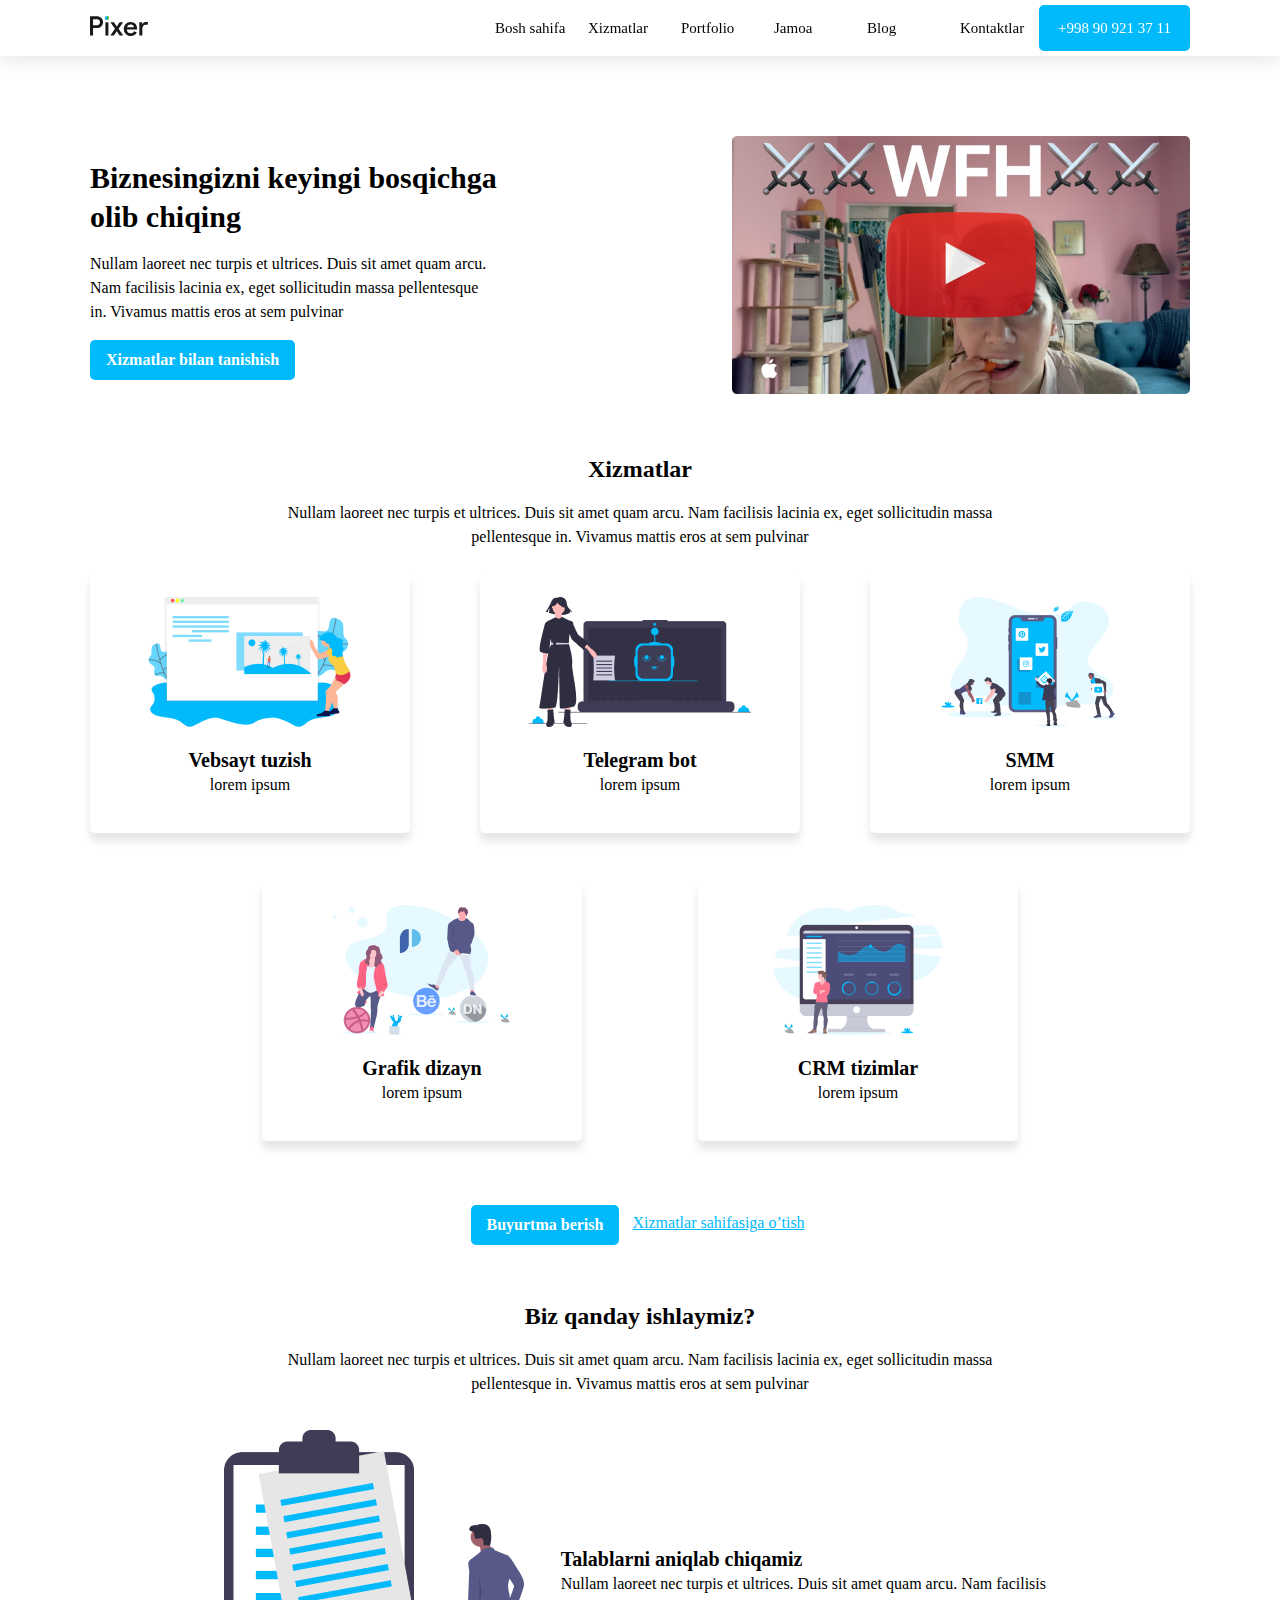
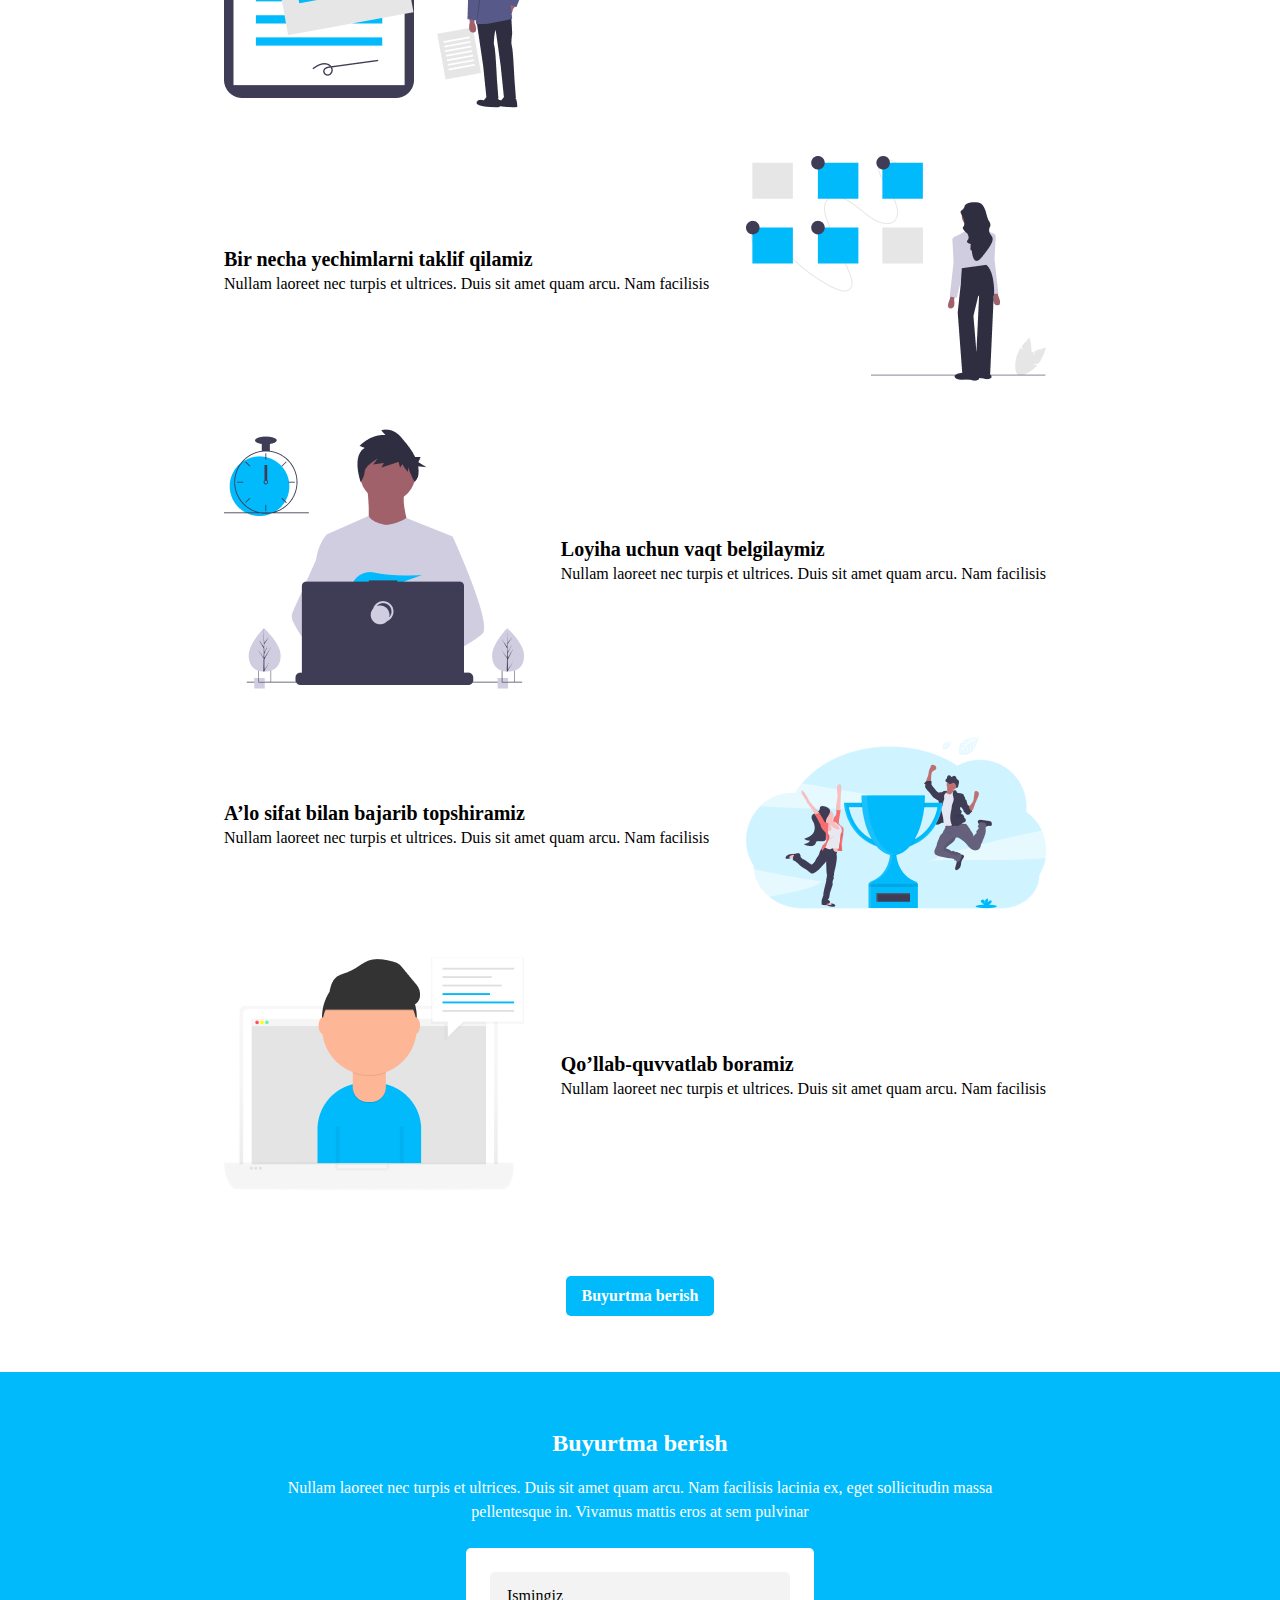
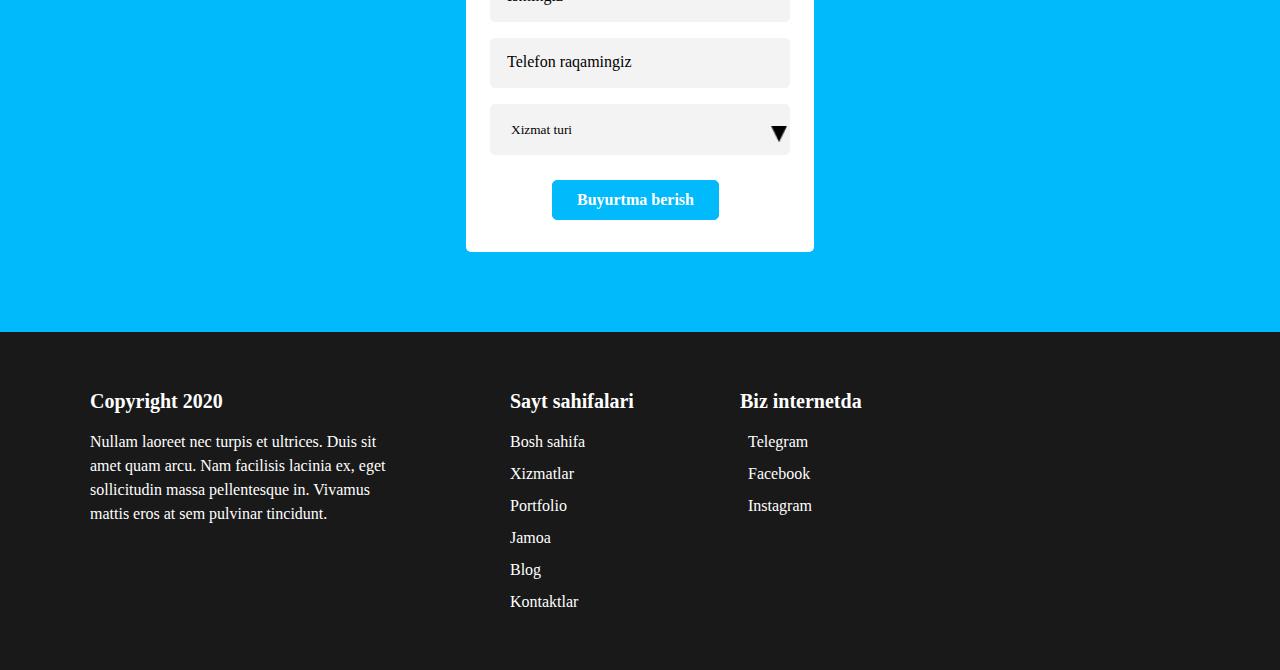
<file: prekt_10/index.html>
<!DOCTYPE html>
<html lang="en">

<head>
    <meta charset="UTF-8">
    <meta http-equiv="X-UA-Compatible" content="IE=edge">
    <meta name="viewport" content="width=device-width, initial-scale=1.0">
    <!-- link fontwosm -->
    <link rel="stylesheet" href="https://cdnjs.cloudflare.com/ajax/libs/font-awesome/6.1.1/css/all.min.css"
        integrity="sha512-KfkfwYDsLkIlwQp6LFnl8zNdLGxu9YAA1QvwINks4PhcElQSvqcyVLLD9aMhXd13uQjoXtEKNosOWaZqXgel0g=="
        crossorigin="anonymous" referrerpolicy="no-referrer" />
    <!-- link normalize -->
    <!-- <link rel="stylesheet" href="./styles/normalize.css"> -->
    <link rel="stylesheet" href="./styles/normalize.mine.css">
    <!-- link style -->
    <link rel="stylesheet" href="./styles/style.css">
    <!-- <link rel="stylesheet" href="./styles/style.mine.css"> -->
    <title>Pixer</title>
</head>

<body>
    <header class="header">
        <div class="container header_conatiner">
            <nav class="nav_bar">
                <div class="logo">
                    <a href="#">
                        <img src="./images/logo.svg" alt="logo">
                    </a>
                </div>
                <ul class="nav_link">
                    <li>
                        <a href="/">Bosh sahifa</a>
                    </li>
                    <li class="xover_uchun">
                        <a href="./xizmatler.html">Xizmatlar</a>
                        <div class="li_hover">
                            <ul class="hover_roboto">
                                <li class="hover_item"> <a href="#">Vebsayt</a></li>
                                <li class="hover_item"> <a href="#">Telegram bot</a></li>
                                <li class="hover_item"> <a href="#">SMM</a></li>
                                <li class="hover_item"> <a href="#">Grafik dizayn</a></li>
                                <li class="hover_item"> <a href="#">CRM tizim</a></li>

                            </ul>
                        </div>
                    </li>
                    <li>
                        <a href="./portfolio.html">Portfolio</a>
                    </li>
                    <li>
                        <a href="./joma.html">Jamoa</a>
                    </li>
                    <li>
                        <a href="./blog.html">Blog</a>
                    </li>
                    <li>
                        <a href="./kontakt.html">Kontaktlar</a>
                    </li>
                    <li class="activ_button">
                        <a href="tel:+998997867075" class="header_button ">
                            +998 90 921 37 11
                        </a>
                    </li>
                </ul>
            </nav>
        </div>
    </header>
    <main class="main">
        <section class="container">
            <div class="top_hero">
                <div class="text_main_top">
                    <h1>
                        Biznesingizni keyingi bosqichga
                        olib chiqing
                    </h1>
                    <p>
                        Nullam laoreet nec turpis et ultrices. Duis sit amet quam arcu. Nam facilisis lacinia ex, eget
                        sollicitudin massa pellentesque in. Vivamus mattis eros at sem pulvinar
                    </p>
                    <a href="./xizmatler.html" class="button_hero">
                        Xizmatlar bilan tanishish
                    </a>
                </div>
                <div class="img_youtube">
                    <a href="#">
                        <img src="./images/youtube.png" alt="youtube">
                    </a>
                </div>
            </div>
        </section>
        <section class="xizmatlar">
            <div class="container">
                <div class="xizmatlar_menu">
                    <h2>Xizmatlar</h2>
                    <p class="info_sectio">
                        Nullam laoreet nec turpis et ultrices. Duis sit amet quam arcu. Nam facilisis lacinia ex, eget
                        sollicitudin massa pellentesque in. Vivamus mattis eros at sem pulvinar
                    </p>
                    <div class="boxs">
                        <div class="xizmatlar_box">
                            <a href="#">
                                <img src="./images/xizmatlar1.png" alt="xizmatlar">
                            </a>
                            <h3>
                                Vebsayt tuzish
                            </h3>
                            <span>
                                lorem ipsum

                            </span>
                        </div>
                        <div class="xizmatlar_box">
                            <a href="#">
                                <img src="./images/xizmatlar2.png" alt="xizmatlar">
                            </a>
                            <h3>
                                Telegram bot
                            </h3>
                            <span>
                                lorem ipsum

                            </span>
                        </div>
                        <div class="xizmatlar_box">
                            <a href="#">
                                <img src="./images/xizmatlar3.png" alt="xizmatlar">
                            </a>
                            <h3>
                                SMM
                            </h3>
                            <span>
                                lorem ipsum

                            </span>
                        </div>
                        <div class="xizmatlar_box">
                            <a href="#">
                                <img src="./images/xizmatlar4.png" alt="xizmatlar">
                            </a>
                            <h3>
                                Grafik dizayn
                            </h3>
                            <span>
                                lorem ipsum

                            </span>
                        </div>
                        <div class="xizmatlar_box">
                            <a href="#">
                                <img src="./images/xizmatlar5.png" alt="xizmatlar">
                            </a>
                            <h3>
                                CRM tizimlar
                            </h3>
                            <span>
                                lorem ipsum

                            </span>
                        </div>
                    </div>
                    <div class="button_box">
                        <a href="./xizmatler.html" class="button_hero">
                            Buyurtma berish
                        </a>
                        <a href="./xizmatler.html">
                            Xizmatlar sahifasiga o’tish
                        </a>
                    </div>
                </div>
            </div>
        </section>
        <section class="container">
            <div class="biz_xaqimizda">
                <h2>Biz qanday ishlaymiz?</h2>
                <p class="info_sectio">
                    Nullam laoreet nec turpis et ultrices. Duis sit amet quam arcu. Nam facilisis lacinia ex, eget
                    sollicitudin massa pellentesque in. Vivamus mattis eros at sem pulvinar
                </p>
            </div>
            <div class="biz_kuzatin">
                <div class="kuzar_box">
                    <div class="box_item">
                        <a href="#">
                            <img src="./images/1.png" alt="bizni kuzating">
                        </a>
                    </div>
                    <div class="box_item">
                        <h3>Talablarni aniqlab chiqamiz</h3>
                        <p>Nullam laoreet nec turpis et ultrices. Duis sit amet quam arcu. Nam facilisis</p>
                    </div>
                </div>
                <div class="kuzar_box">
                    <div class="box_item">
                        <a href="#">
                            <img src="./images/2.png" alt="bizni kuzating">
                        </a>
                    </div>
                    <div class="box_item">
                        <h3>Bir necha yechimlarni taklif qilamiz</h3>
                        <p>Nullam laoreet nec turpis et ultrices. Duis sit amet quam arcu. Nam facilisis</p>
                    </div>
                </div>
                <div class="kuzar_box">
                    <div class="box_item">
                        <a href="#">
                            <img src="./images/3.png" alt="bizni kuzating">
                        </a>
                    </div>
                    <div class="box_item">
                        <h3>Loyiha uchun vaqt belgilaymiz</h3>
                        <p>Nullam laoreet nec turpis et ultrices. Duis sit amet quam arcu. Nam facilisis</p>
                    </div>
                </div>
                <div class="kuzar_box">
                    <div class="box_item">
                        <a href="#">
                            <img src="./images/4.png" alt="bizni kuzating">
                        </a>
                    </div>
                    <div class="box_item">
                        <h3>A’lo sifat bilan bajarib topshiramiz</h3>
                        <p>Nullam laoreet nec turpis et ultrices. Duis sit amet quam arcu. Nam facilisis</p>
                    </div>
                </div>
                <div class="kuzar_box">
                    <div class="box_item">
                        <a href="">
                            <img src="./images/5.png" alt="bizni kuzating">
                        </a>
                    </div>
                    <div class="box_item">
                        <h3>Qo’llab-quvvatlab boramiz</h3>
                        <p>Nullam laoreet nec turpis et ultrices. Duis sit amet quam arcu. Nam facilisis</p>
                    </div>
                </div>
            </div>
            <div class="kuzat_box">
                <a href="./xizmatler.html" class="button_hero">
                    Buyurtma berish
                </a>

            </div>
        </section>
        <section class="form">
            <h3>
                <a href="#">
                    Buyurtma berish
                </a>
            </h3>
            <p>
                Nullam laoreet nec turpis et ultrices. Duis sit amet quam arcu. Nam facilisis lacinia ex, eget
                sollicitudin massa pellentesque in. Vivamus mattis eros at sem pulvinar
            </p>
            <form action="https://echo.htmlacademy.ru" method="get">
                <label for="input1">
                    <input type="text" id="input1" name="name" placeholder="Ismingiz" required>
                </label>
                <label for="input2">
                    <input type="number" id="input2" name="nomerni" placeholder="Telefon raqamingiz" required>
                </label>
                <select name="xizmatlar" id="12">
                    <option value="Xizmat turi">
                        Xizmat turi
                    </option>
                    <option value="Xizmat turi">
                        Web site tuzish
                    </option>
                    <option value="Xizmat turi">
                        Telegram bot tuzish
                    </option>
                    <option value="Xizmat turi">
                        SMM
                    </option>
                    <option value="grafik dizayiner">
                        Grafik dizayn
                    </option>
                </select>
                <img src="./images/poligon.png" class="poligon" alt="png">
                <button type="submit" class="kuzat_box">Buyurtma berish</button>
            </form>
        </section>
    </main>
    <footer class="footer">
        <div class="container d-flex">
            <div class="box">
                <h3>Copyright 2020</h3>
                <p>Nullam laoreet nec turpis et ultrices. Duis sit amet quam arcu. Nam facilisis lacinia ex, eget
                    sollicitudin massa pellentesque in. Vivamus mattis eros at sem pulvinar tincidunt.</p>
            </div>
            <div class="box">
                <h3>Sayt sahifalari</h3>
                <ul class="foter_menu">
                    <li class="footer_link"><a href="">Bosh sahifa</a></li>
                    <li class="footer_link"><a href="">Xizmatlar</a></li>
                    <li class="footer_link"><a href="">Portfolio</a></li>
                    <li class="footer_link"><a href="">Jamoa</a></li>
                    <li class="footer_link"><a href="">Blog</a></li>
                    <li class="footer_link"><a href="">Kontaktlar</a></li>
                </ul>
            </div>
            <div class="box">
                <h3>Biz internetda</h3>
                <ul class="link_web">
                    <li class="link_item">
                        <a href="https://telegram.org"><i class="fa-brands fa-telegram"></i>Telegram</a>
                    </li>

                    <li class="link_item">
                        <a href="https://telegram.org"><i class="fa-brands fa-facebook"></i>Facebook</a>
                    </li>
                    <li class="link_item">
                        <a href="https://telegram.org"><i class="fa-brands fa-instagram"></i>Instagram</a>
                    </li>
                </ul>
            </div>
        </div>
    </footer>
</body>

</html>
</file>
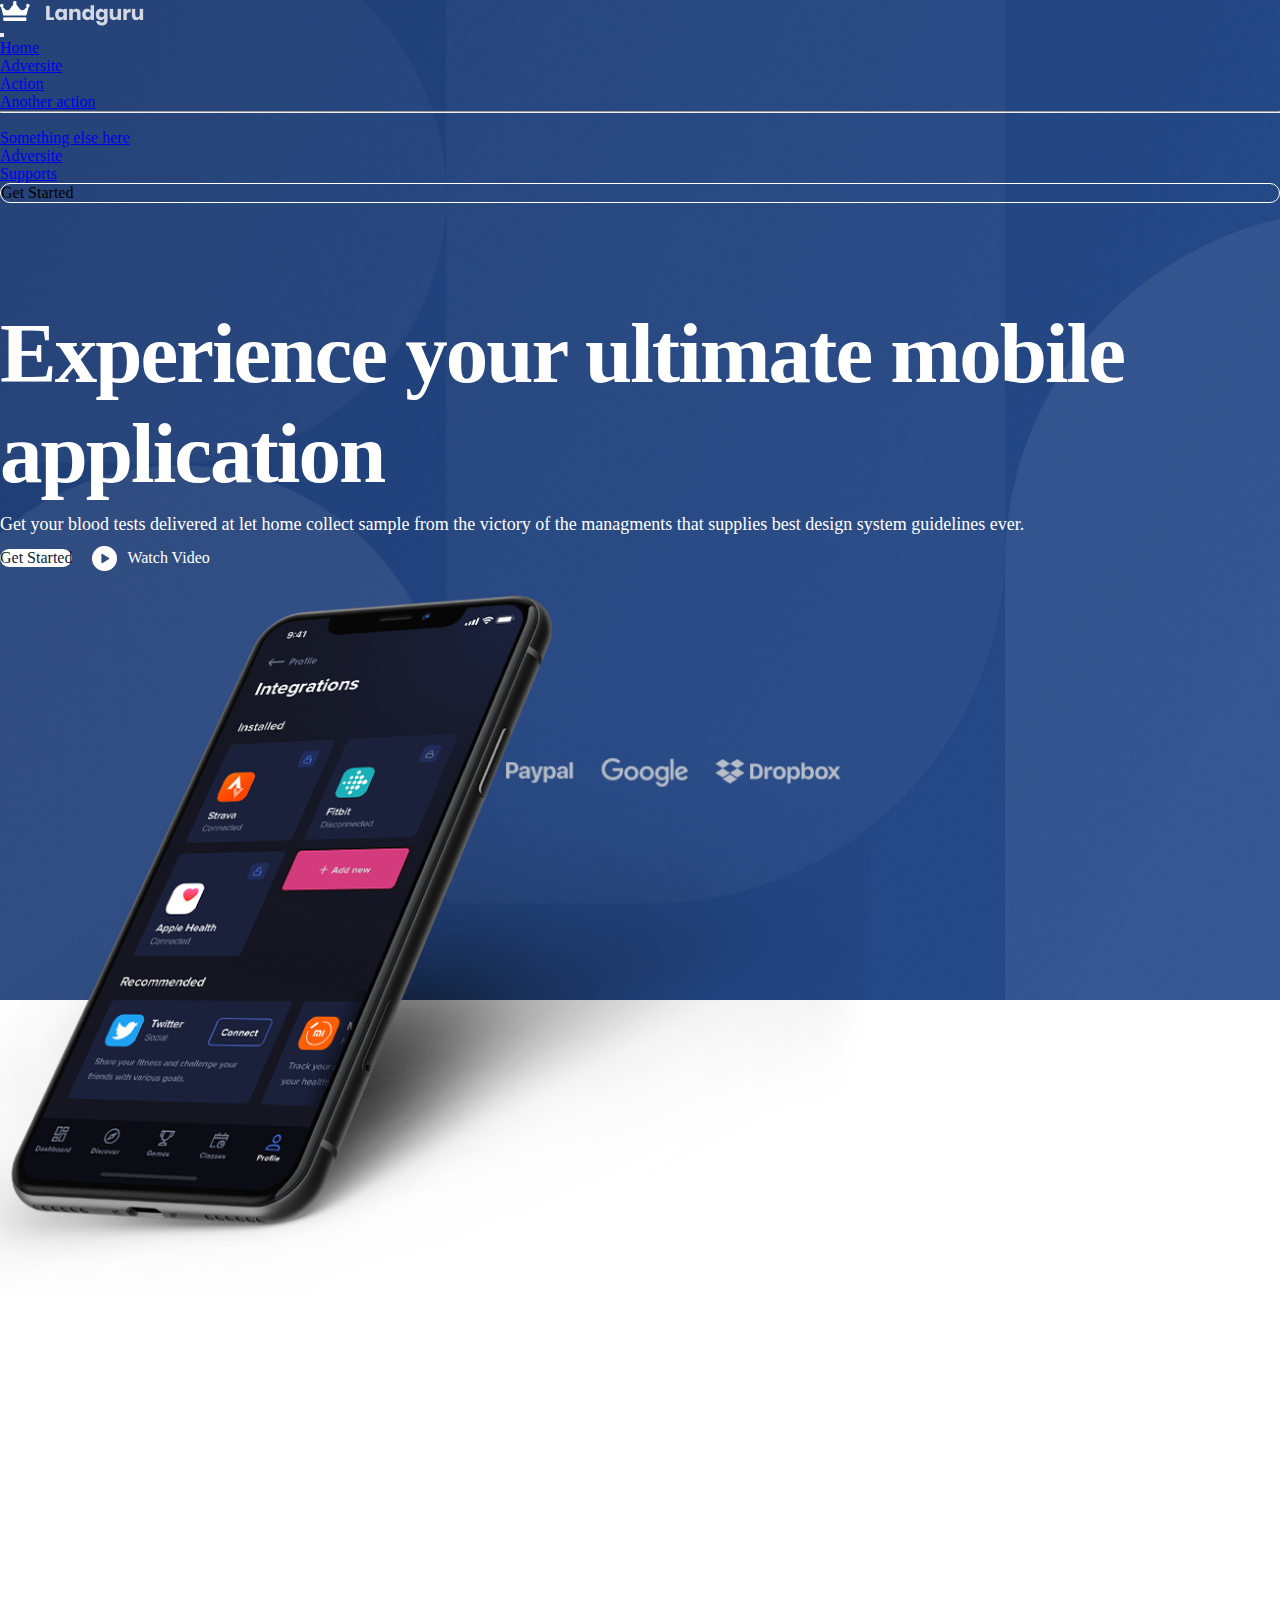
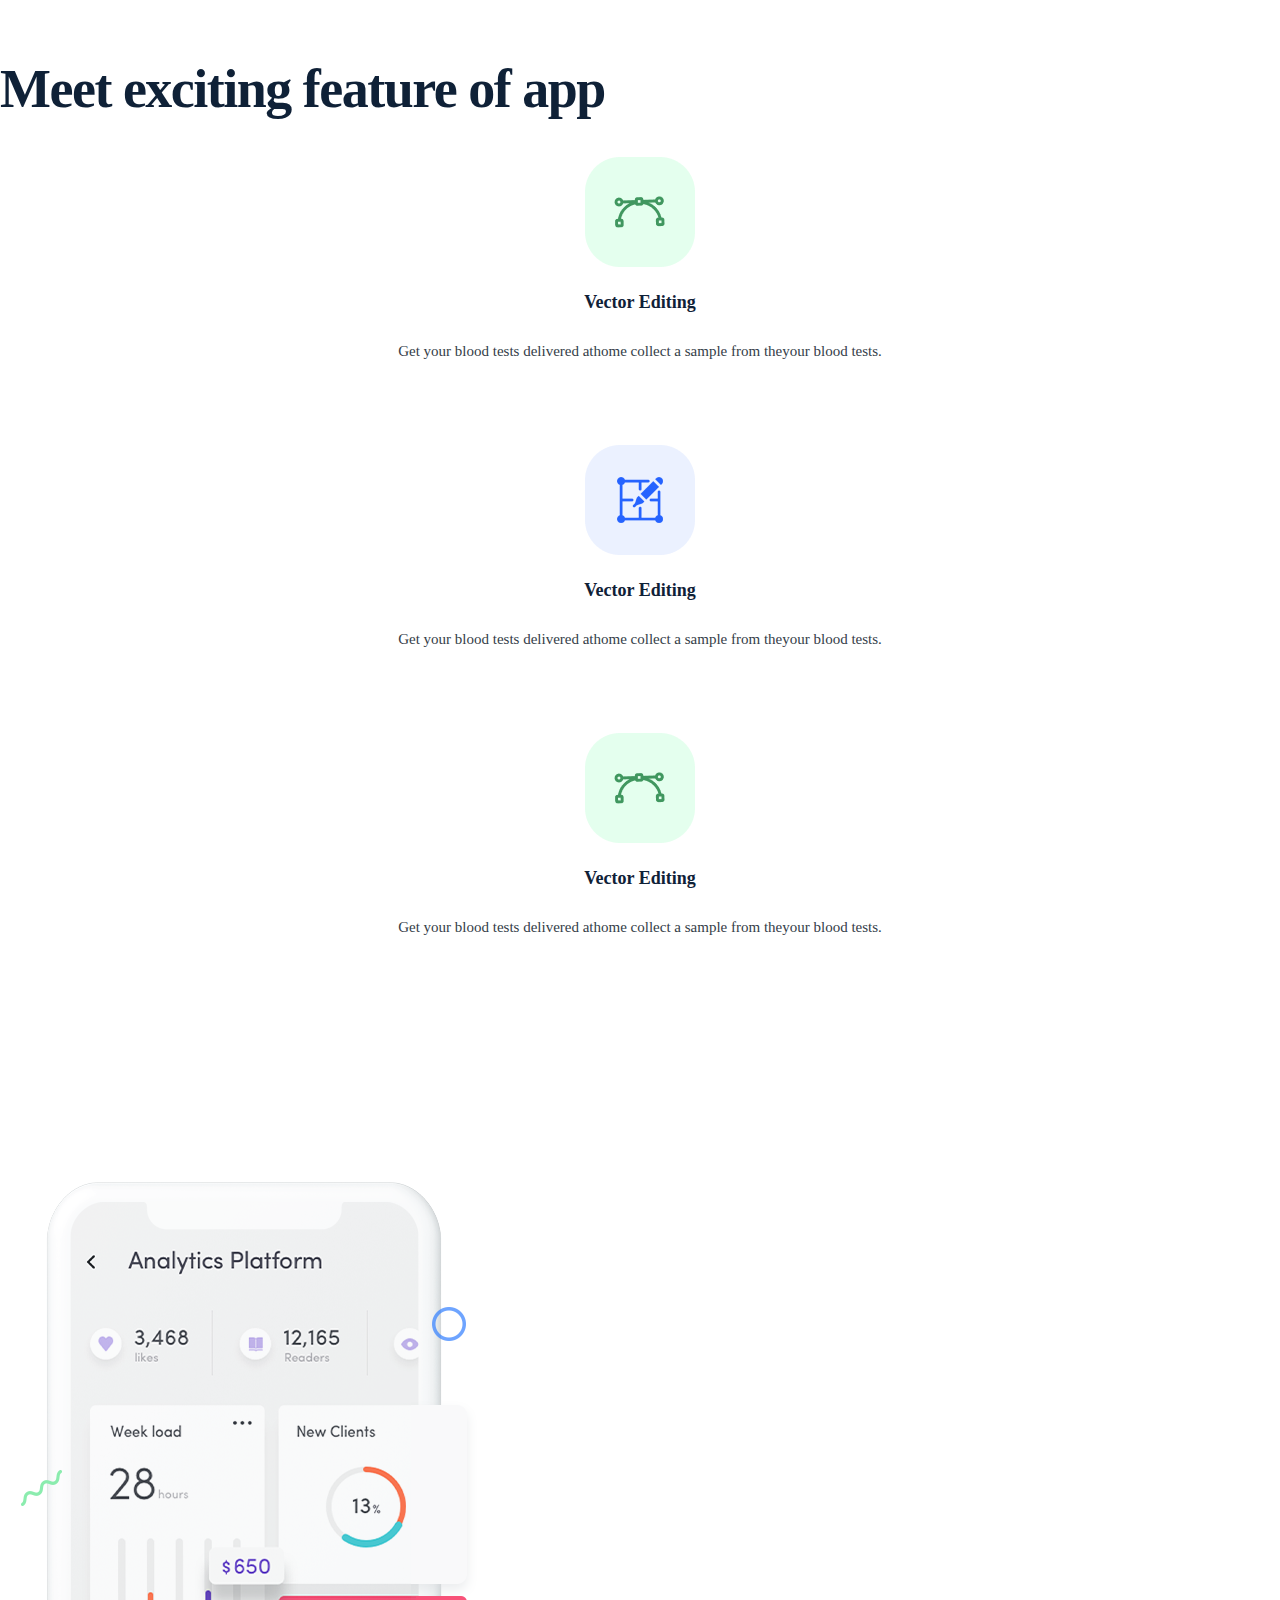
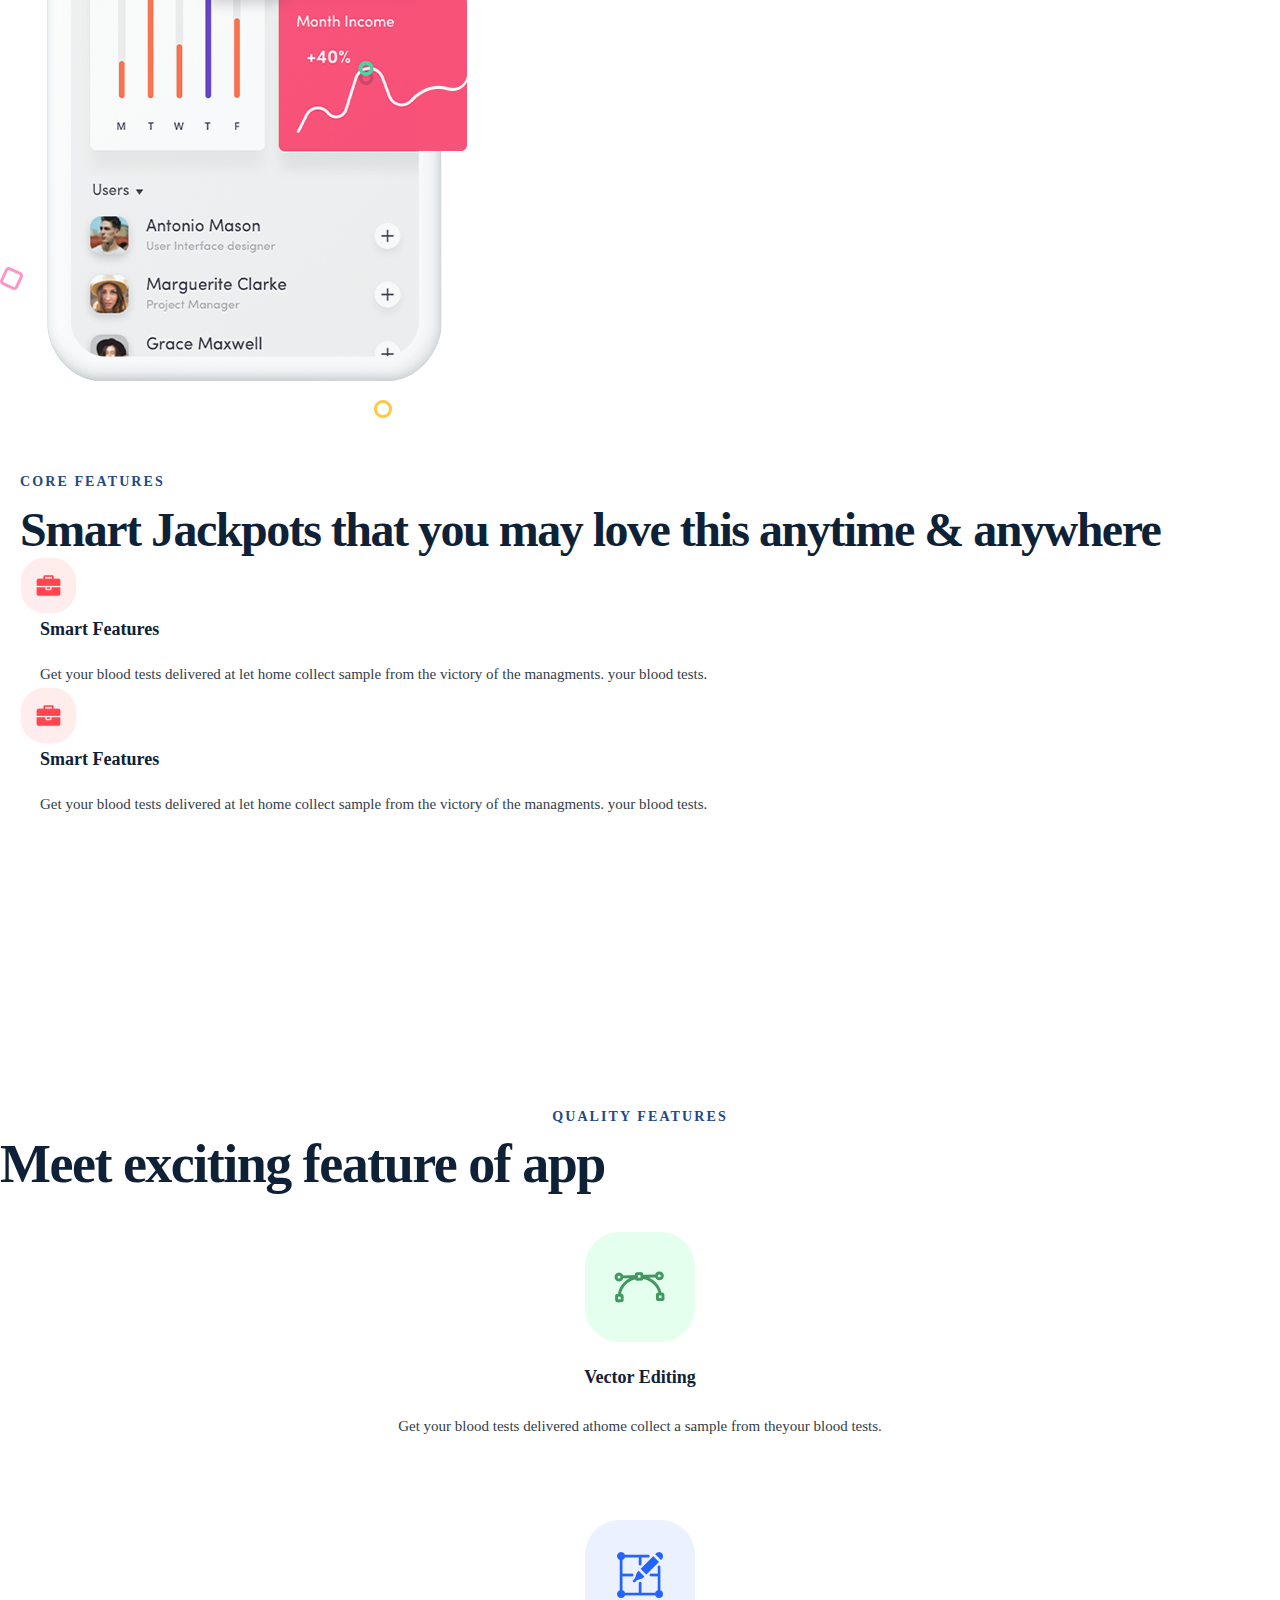
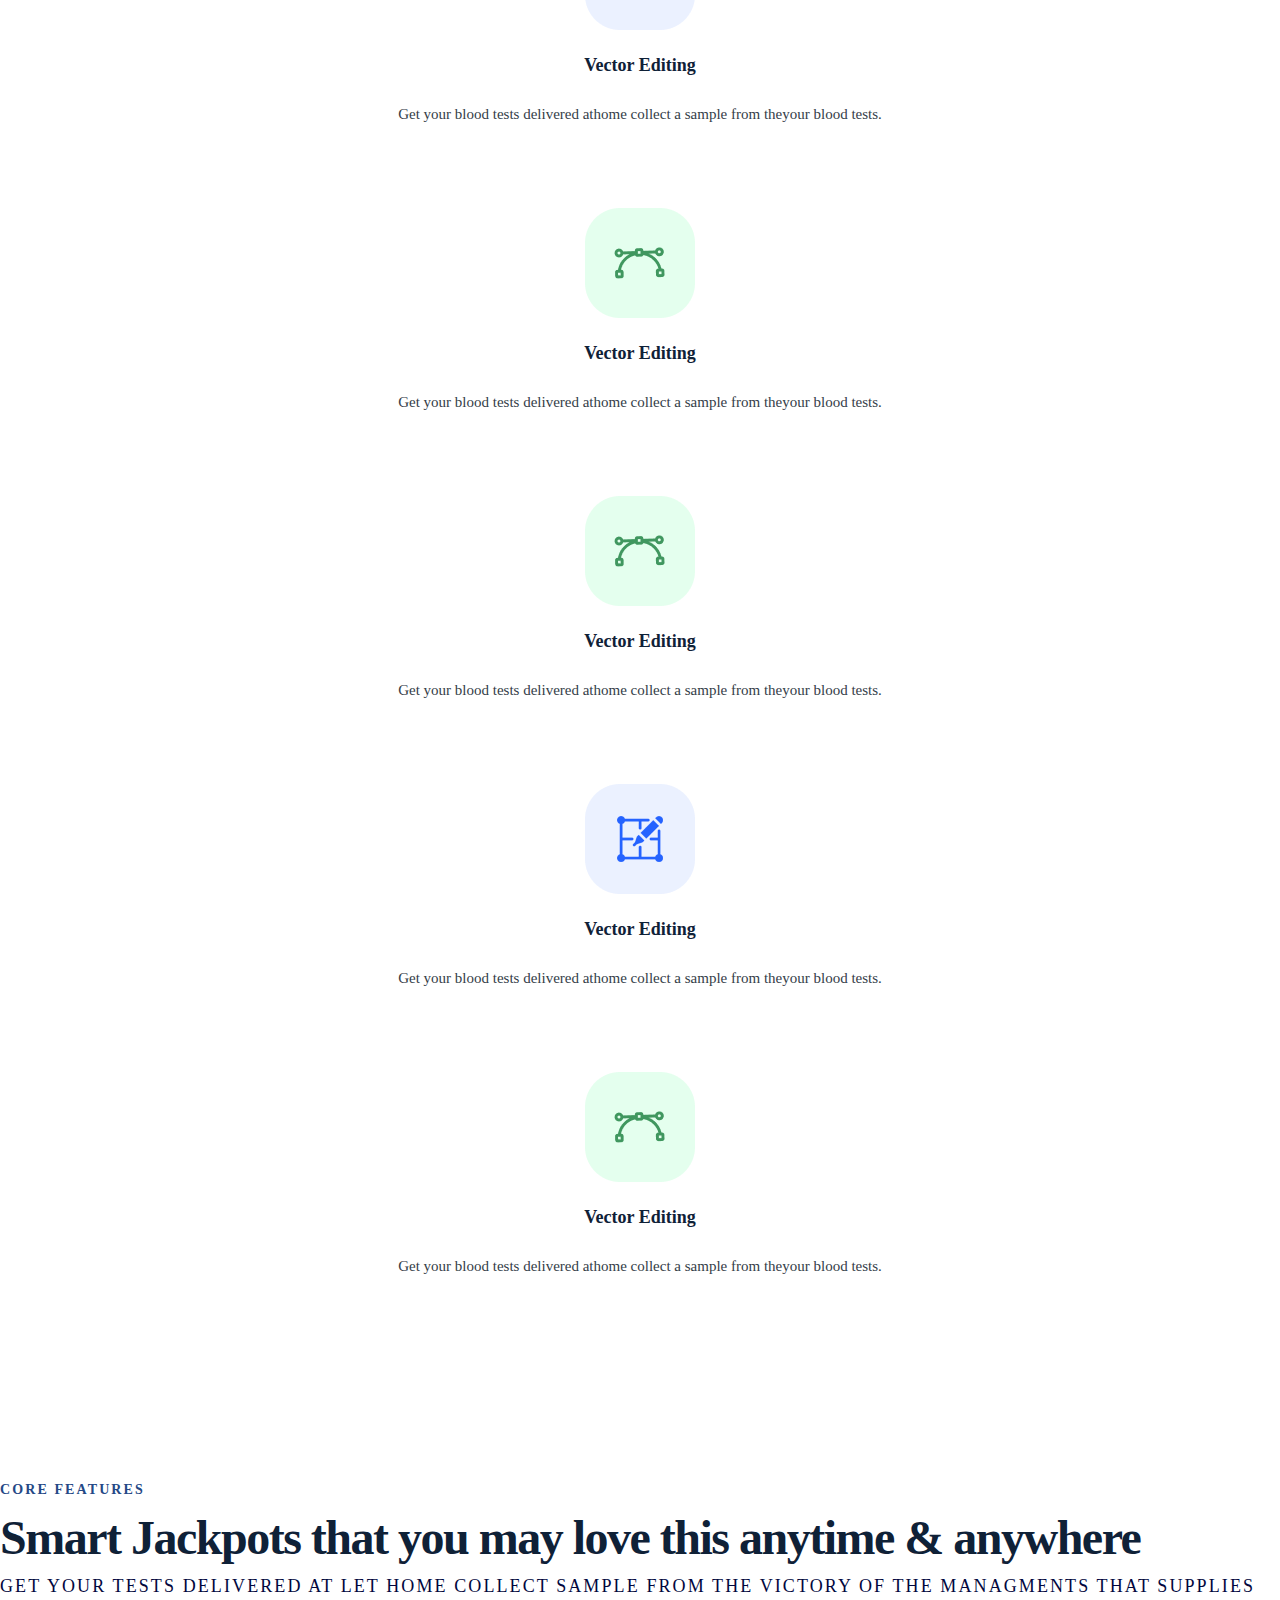
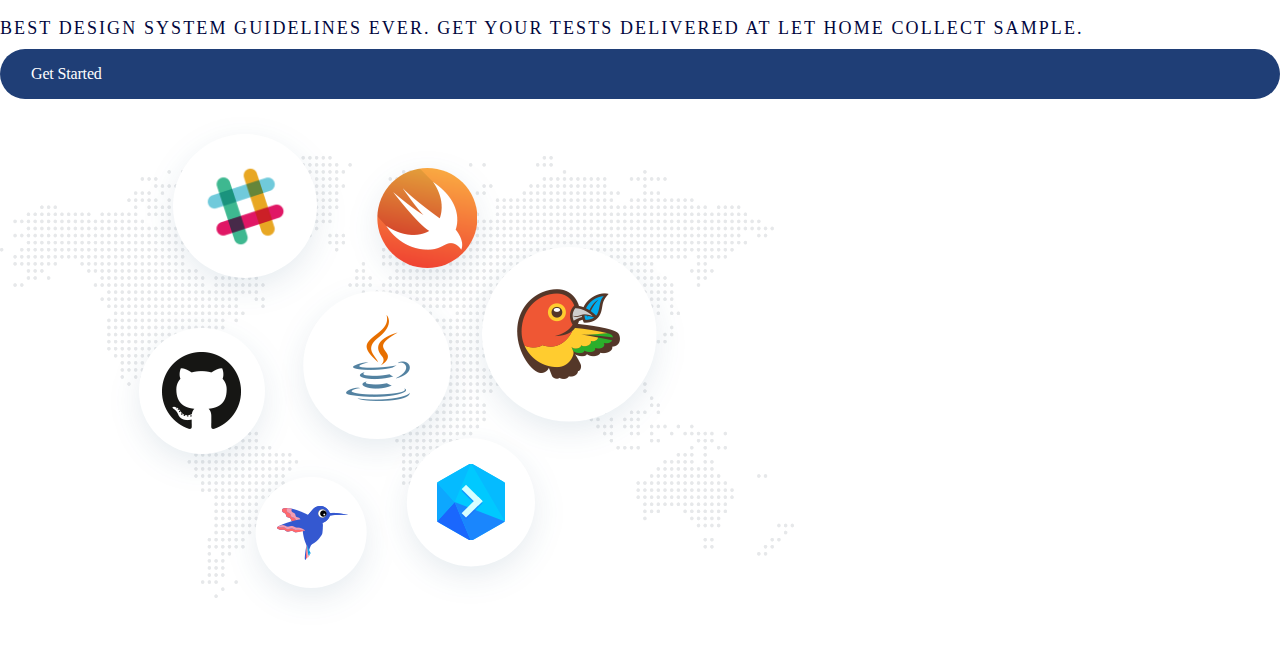
<file: prekt_17/index.html>
<!DOCTYPE html>
<html lang="en">

<head>
    <meta charset="UTF-8">
    <meta http-equiv="X-UA-Compatible" content="IE=edge">
    <meta name="viewport" content="width=device-width, initial-scale=1.0">
    <!-- bs -->
    <link href="https://cdn.jsdelivr.net/npm/bootstrap@5.2.0/dist/css/bootstrap.min.css" rel="stylesheet"
        integrity="sha384-gH2yIJqKdNHPEq0n4Mqa/HGKIhSkIHeL5AyhkYV8i59U5AR6csBvApHHNl/vI1Bx" crossorigin="anonymous">
    <script src="https://cdn.jsdelivr.net/npm/bootstrap@5.2.0/dist/js/bootstrap.bundle.min.js"
        integrity="sha384-A3rJD856KowSb7dwlZdYEkO39Gagi7vIsF0jrRAoQmDKKtQBHUuLZ9AsSv4jD4Xa" crossorigin="anonymous">
    </script>
    <title>Document</title>
    <link rel="stylesheet" href="./css/main.css">
</head>

<body>
    <header class="header">
        <img src="./assets/img/header.png " class="img__bg__img img-fluid " alt="img">
        <div class="container">
            <nav class="navbar navbar-expand-lg ">
                <div class="container-fluid d-flex justify-content-between">
                    <a class="navbar-brand d-flex align-items-center" href="#">
                        <img src="./assets/img/logo.png" alt="img">
                        <img src="./assets/img/img__logo.png" class="img__logo" alt="img">
                    </a>

                    <button class="navbar-toggler" type="button" data-bs-toggle="collapse"
                        data-bs-target="#navbarSupportedContent" aria-controls="navbarSupportedContent"
                        aria-expanded="false" aria-label="Toggle navigation">
                        <span class="navbar-toggler-icon"></span>
                    </button>
                    <div class="collapse navbar-collapse" id="navbarSupportedContent">
                        <ul class="navbar-nav mx-auto mb-2 mb-lg-0">
                            <li class="nav-item">
                                <a class="nav-link active text-white" aria-current="page" href="#">Home</a>
                            </li>
                            <li class="nav-item dropdown">
                                <a class="nav-link dropdown-toggle text-white" href="#" role="button"
                                    data-bs-toggle="dropdown" aria-expanded="false">
                                    Adversite
                                </a>
                                <ul class="dropdown-menu">
                                    <li><a class="dropdown-item text-white" href="#">Action</a></li>
                                    <li><a class="dropdown-item text-white" href="#">Another action</a></li>
                                    <li>
                                        <hr class="dropdown-divider ">
                                    </li>
                                    <li><a class="dropdown-item text-white" href="#">Something else here</a></li>
                                </ul>
                            </li>
                            <li class="nav-item">
                                <a class="nav-link active text-white" aria-current="page" href="#">Adversite</a>
                            </li>
                            <li class="nav-item">
                                <a class="nav-link text-white" href="#">Supports</a>
                            </li>
                        </ul>
                        <div class="btn btn__start  p-3 border-5 text-white">
                            Get Started
                        </div>
                    </div>
                </div>
            </nav>
        </div>
    </header>
    <main class="main">
        <section class="hero">
            <div class="container">
                <div class="row">
                    <div class="col-lg-6 col-md-12 col-sm-6">
                        <div class="texts">
                            <h1>Experience your ultimate mobile
                                application</h1>
                            <p>Get your blood tests delivered at let home collect sample from the victory of the
                                managments that supplies best
                                design system guidelines ever.</p>
                            <div class="btn__grop d-flex align-items-center">
                                <div class="btn p-3"> Get Started</div>
                                <div class="wathc">
                                    <img src="./assets/img/img__wath.png" alt="img"><a href="#">Watch Video</a>
                                </div>
                            </div>
                        </div>
                    </div>
                    <div class="col-lg-6 col-md-12 col-sm-6">
                        <div class="hero__img">
                            <img src="./assets/img/phone.png" class="img-fluid img__phone" alt="img">
                        </div>
                    </div>
                </div>
            </div>
        </section>
        <section class="app">
            <div class="container">
                <div class="app__title text-center">
                    <h2>Meet exciting feature of app</h2>
                    <div class="row">
                        <div class="col-lg-4 col-md-6 col-sm-12">
                            <div class="card border-0">
                                <img src="./assets/img/img__app.png" class="img__app img-fluid" alt="img">
                                <div class="card-body">
                                    <h3 class="card-title">Vector Editing</h3>
                                    <p class="card-text">Get your blood tests delivered athome collect a sample from
                                        theyour blood tests.</p>
                                </div>


                            </div>
                        </div>
                        <div class="col-lg-4 col-md-6 col-sm-12">
                            <div class="card border-0">
                                <img src="./assets/img/img__apppp.png" class="img__app img-fluid" alt="img">
                                <div class="card-body">
                                    <h3 class="card-title">Vector Editing</h3>
                                    <p class="card-text">Get your blood tests delivered athome collect a sample
                                        from
                                        theyour blood tests.</p>
                                </div>


                            </div>
                        </div>
                        <div class="col-lg-4 col-md-6 col-sm-12">
                            <div class="card border-0">
                                <img src="./assets/img/img__app.png" class="img__app img-fluid" alt="img">
                                <div class="card-body">
                                    <h3 class="card-title">Vector Editing</h3>
                                    <p class="card-text">Get your blood tests delivered athome collect a
                                        sample from
                                        theyour blood tests.</p>
                                </div>


                            </div>
                        </div>
                    </div>
                </div>
            </div>
        </section>
        <section class="smart">
            <div class="container">
                <div class="row align-items-center">
                    <div class="col-lg-6 col-md-4 col-sm-12">
                        <img src="./assets/img/img__phone__smart.png" class="img-fluid" alt="img">
                    </div>
                    <div class="col-lg-6 col-md-8 col-sm-12">
                        <div class="card border-0 ">
                            <p class="card__top__title">Core features</p>
                            <h2>Smart Jackpots that you may love this anytime & anywhere</h2>
                            <div class="card__body d-flex mt-5 ">
                                <img src="./assets/img/img__card.png" class="card__body__img img-fluid" alt="img">
                                <div class="card__body__text">
                                    <h3>Smart Features</h3>
                                    <p>Get your blood tests delivered at let home collect sample from the victory of the
                                        managments. your blood tests.
                                    </p>
                                </div>
                            </div>
                            <div class="card__body d-flex mt-5 ">
                                <img src="./assets/img/img__card.png" class="card__body__img img-fluid" alt="img">
                                <div class="card__body__text">
                                    <h3>Smart Features</h3>
                                    <p>Get your blood tests delivered at let home collect sample from the
                                        victory of the
                                        managments. your blood tests.
                                    </p>
                                </div>
                            </div>
                        </div>
                    </div>
                </div>
            </div>
        </section>
        <section class="app apps">
            <div class="container">
                <div class="app__title text-center">
                    <p class=" text-center apps__title">Quality features</p>
                    <h2>Meet exciting feature of app</h2>
                    <div class="row">
                        <div class="col-lg-4 col-md-6 col-sm-12">
                            <div class="card border-0">
                                <img src="./assets/img/img__app.png" class="img__app img-fluid" alt="img">
                                <div class="card-body">
                                    <h3 class="card-title">Vector Editing</h3>
                                    <p class="card-text">Get your blood tests delivered athome collect a sample
                                        from
                                        theyour blood tests.</p>
                                </div>


                            </div>
                        </div>
                        <div class="col-lg-4 col-md-6 col-sm-12">
                            <div class="card border-0">
                                <img src="./assets/img/img__apppp.png" class="img__app img-fluid" alt="img">
                                <div class="card-body">
                                    <h3 class="card-title">Vector Editing</h3>
                                    <p class="card-text">Get your blood tests delivered athome collect a sample
                                        from
                                        theyour blood tests.</p>
                                </div>


                            </div>
                        </div>
                        <div class="col-lg-4 col-md-6 col-sm-12">
                            <div class="card border-0">
                                <img src="./assets/img/img__app.png" class="img__app img-fluid" alt="img">
                                <div class="card-body">
                                    <h3 class="card-title">Vector Editing</h3>
                                    <p class="card-text">Get your blood tests delivered athome collect a
                                        sample from
                                        theyour blood tests.</p>
                                </div>


                            </div>
                        </div>
                        <div class="col-lg-4 col-md-6 col-sm-12">
                            <div class="card border-0">
                                <img src="./assets/img/img__app.png" class="img__app img-fluid" alt="img">
                                <div class="card-body">
                                    <h3 class="card-title">Vector Editing</h3>
                                    <p class="card-text">Get your blood tests delivered athome collect a
                                        sample
                                        from
                                        theyour blood tests.</p>
                                </div>


                            </div>
                        </div>
                        <div class="col-lg-4 col-md-6 col-sm-12">
                            <div class="card border-0">
                                <img src="./assets/img/img__apppp.png" class="img__app img-fluid" alt="img">
                                <div class="card-body">
                                    <h3 class="card-title">Vector Editing</h3>
                                    <p class="card-text">Get your blood tests delivered athome collect a
                                        sample
                                        from
                                        theyour blood tests.</p>
                                </div>


                            </div>
                        </div>
                        <div class="col-lg-4 col-md-6 col-sm-12">
                            <div class="card border-0">
                                <img src="./assets/img/img__app.png" class="img__app img-fluid" alt="img">
                                <div class="card-body">
                                    <h3 class="card-title">Vector Editing</h3>
                                    <p class="card-text">Get your blood tests delivered athome collect a
                                        sample from
                                        theyour blood tests.</p>
                                </div>


                            </div>
                        </div>
                    </div>
                </div>
            </div>
        </section>
        <section class=" footer__top">
            <div class="container">
                <div class="row">
                    <div class="col-lg-6 col-md-8 col-sm-12">
                        <div class="texts">
                            <p>Core features</p>
                            <h2>Smart Jackpots that you may love this anytime & anywhere</h2>
                            <p class="pp">Get your tests delivered at let home collect sample from the victory of the
                                managments
                                that supplies best design
                                system guidelines ever. Get your tests delivered at let home collect sample.</p>
                            <div class="btn">
                                Get Started
                            </div>
                        </div>
                    </div>
                    <div class="col-lg-6 col-md-4 col-sm-12">
                        <img src="./assets/img/Group 8.png" alt="img">
                    </div>
                </div>
            </div>
        </section>
    </main>

</body>

</html>
</file>
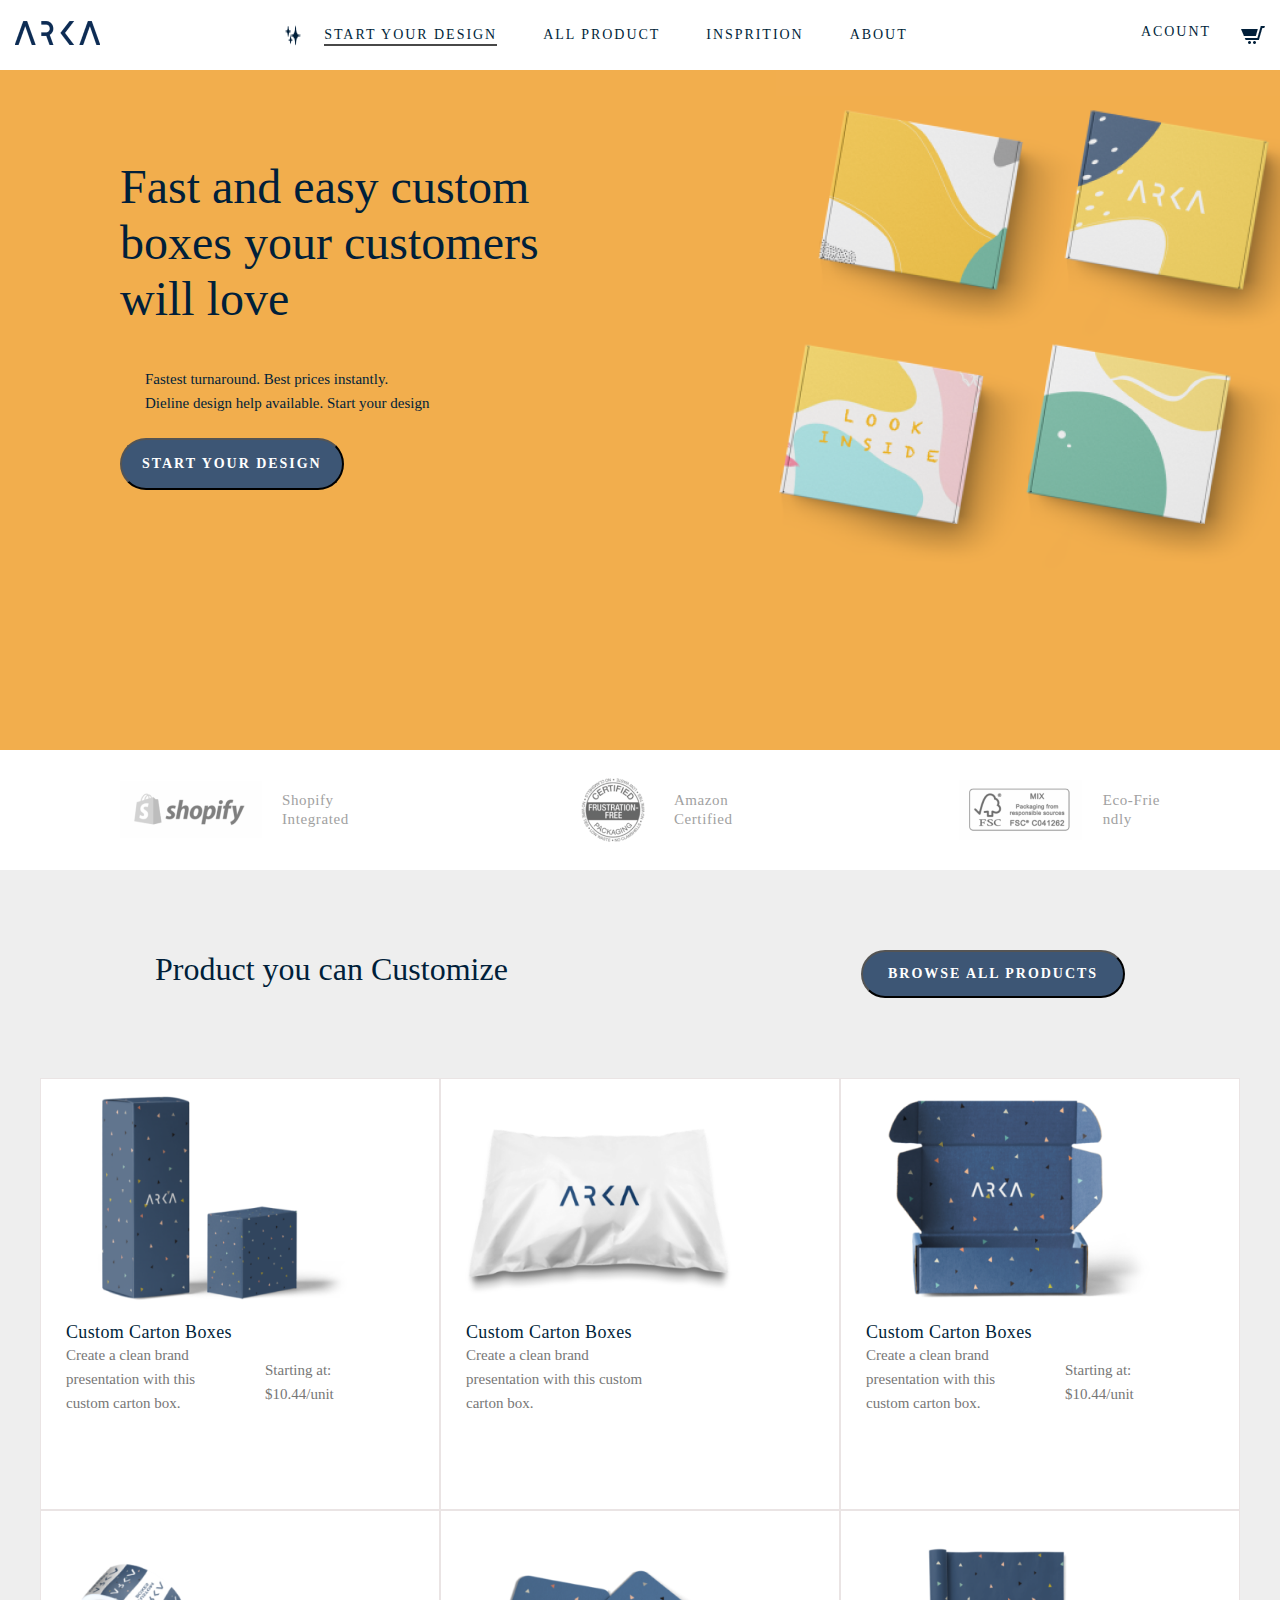
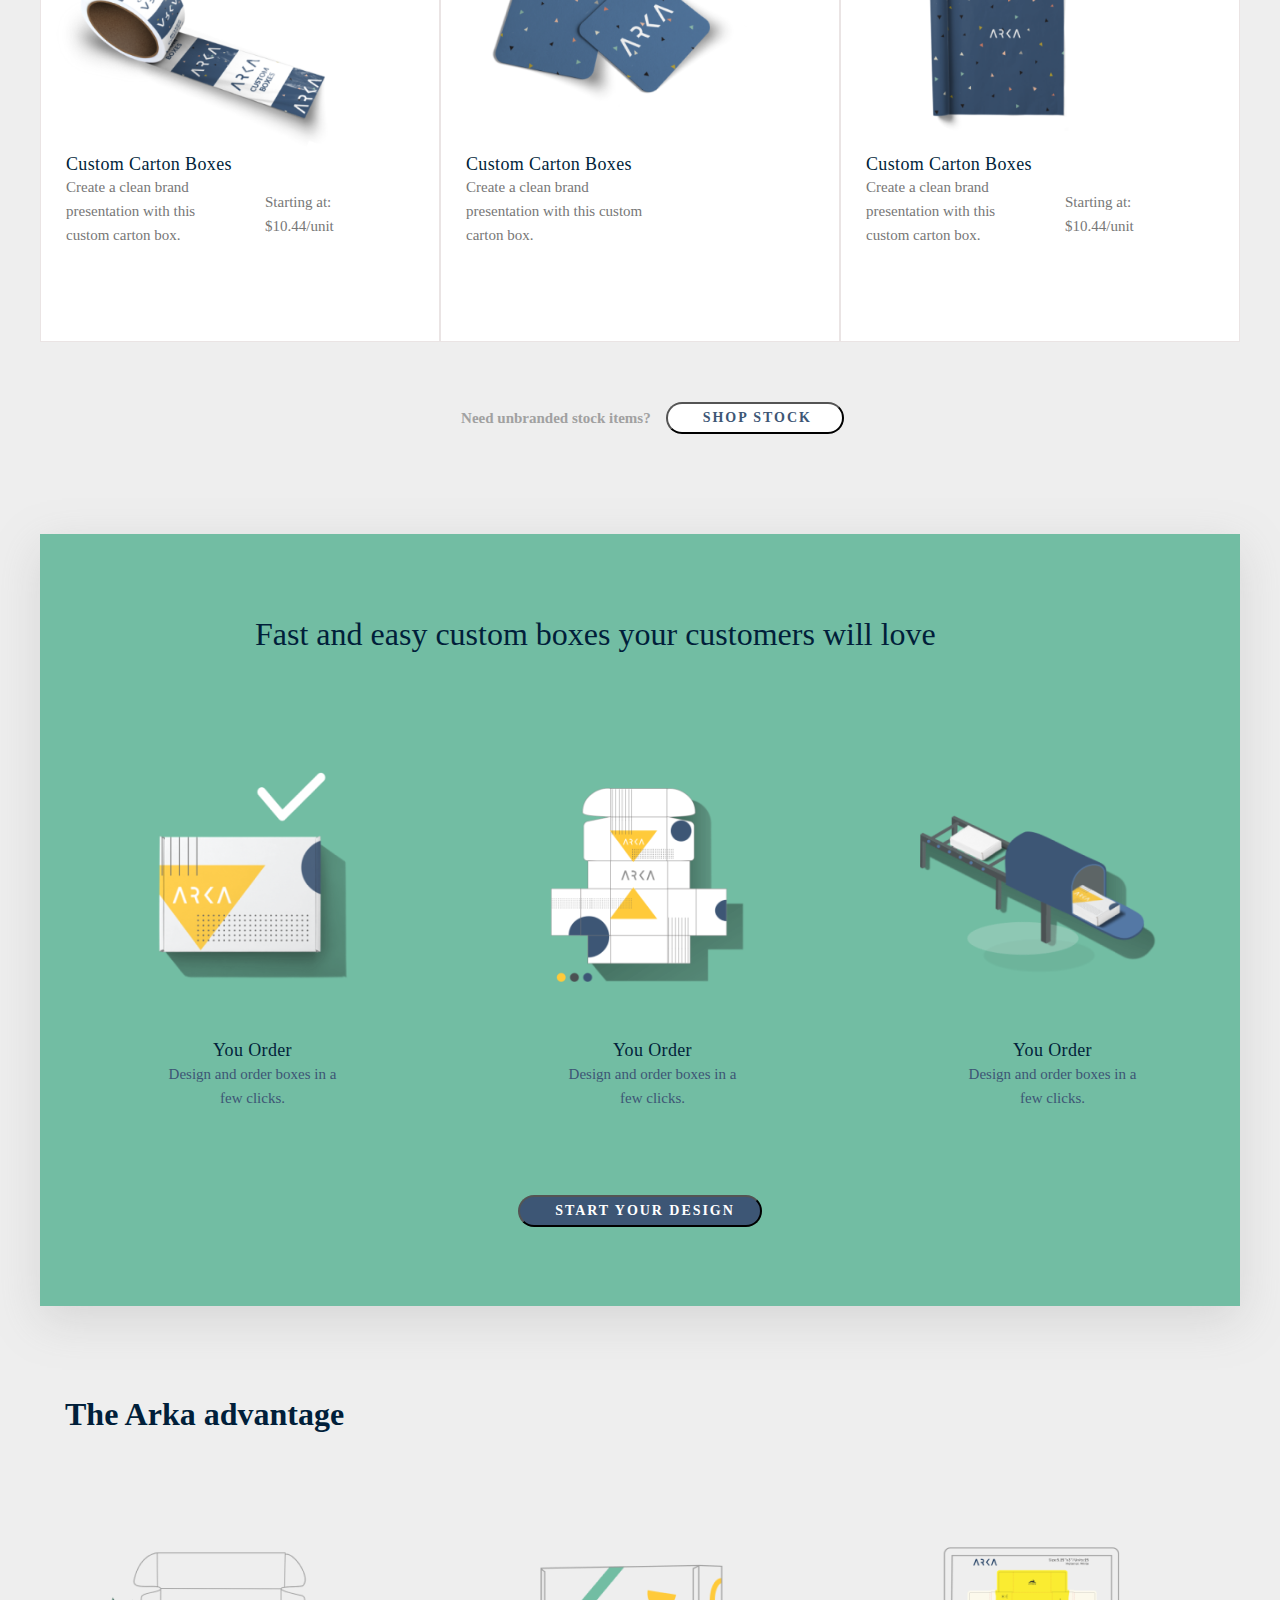
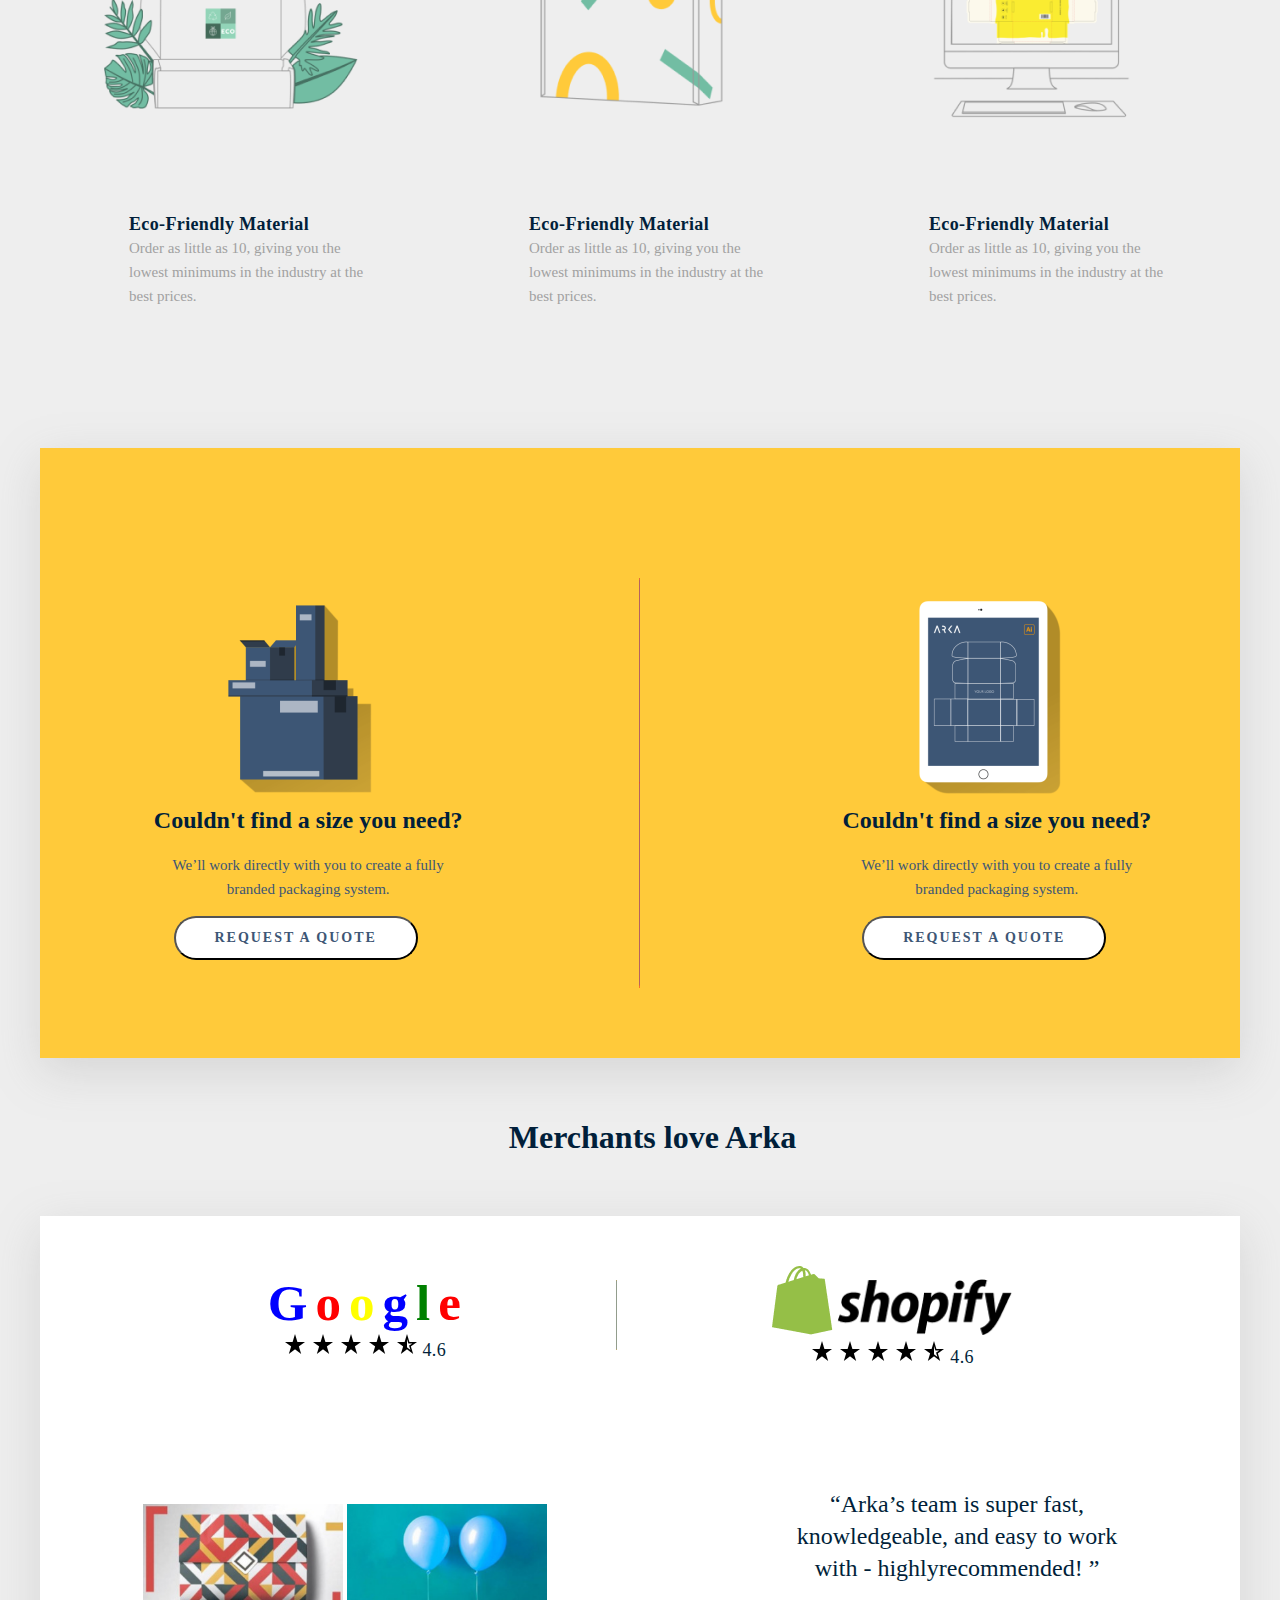
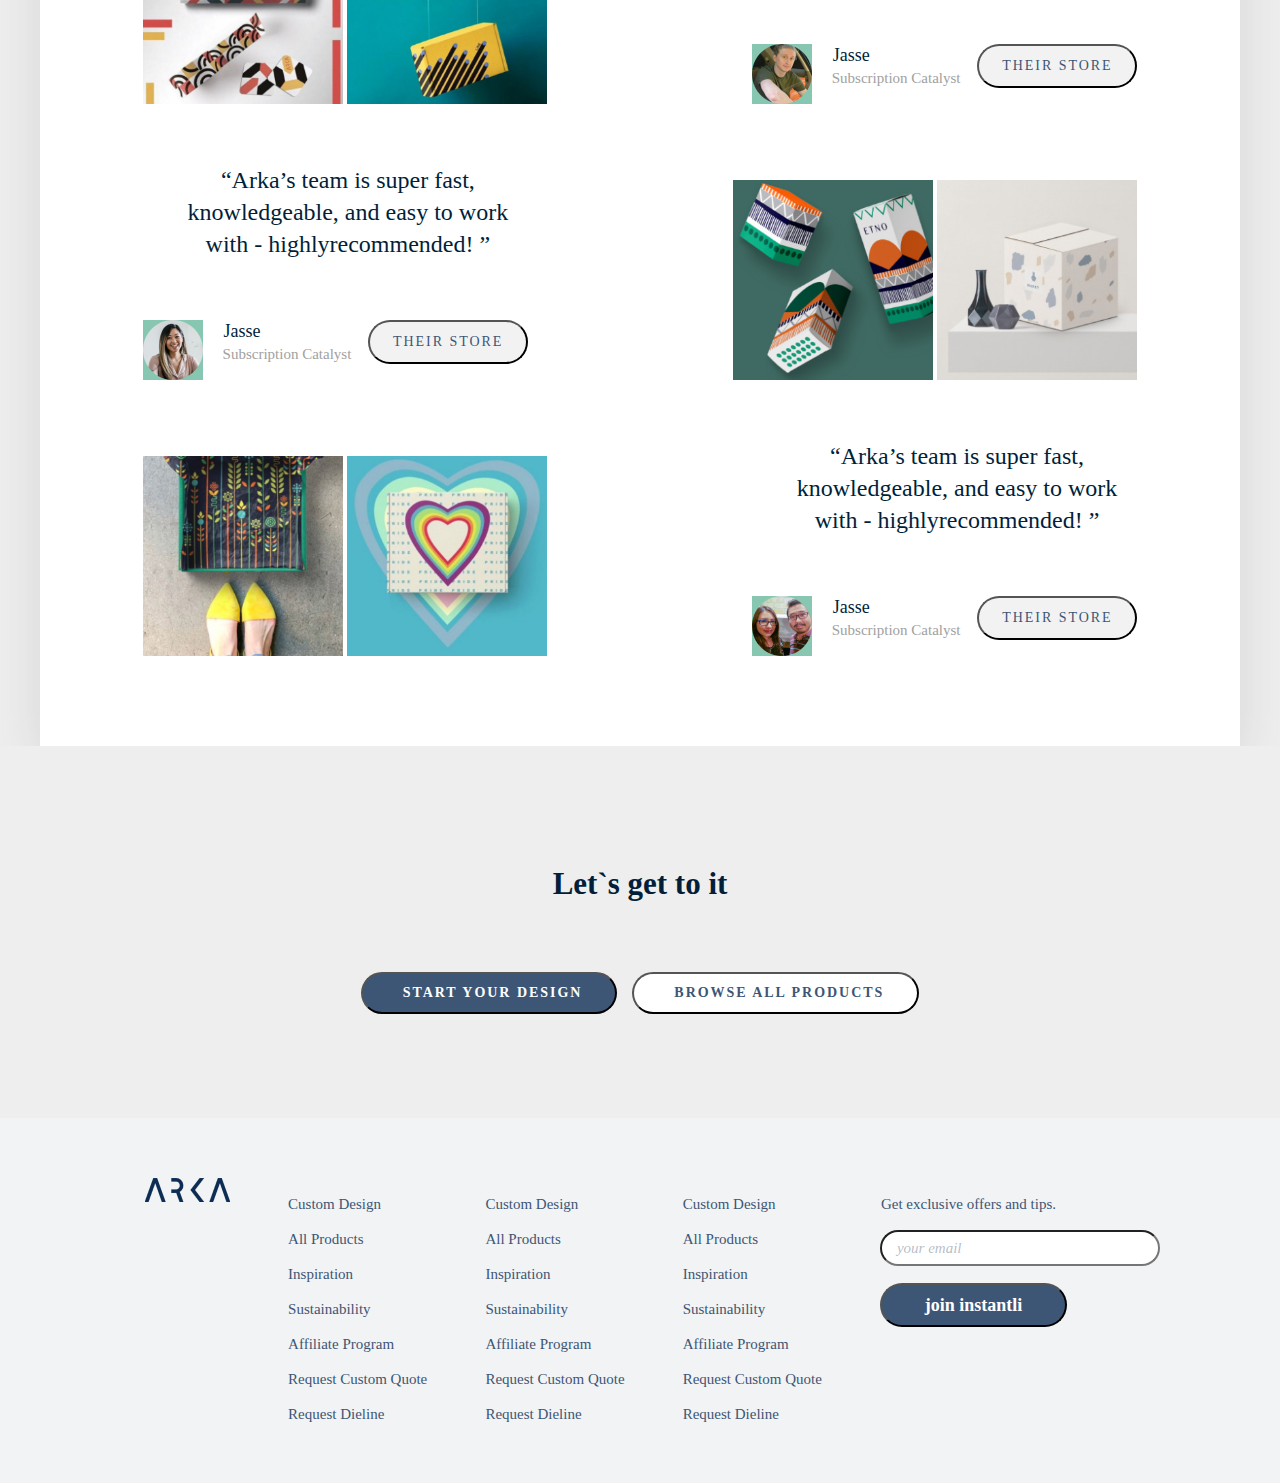
<file: prekt_2/index.html>
<!DOCTYPE html>
<html lang="en">

<head>
    <meta charset="UTF-8">
    <meta http-equiv="X-UA-Compatible" content="IE=edge">
    <meta name="viewport" content="width=device-width, initial-scale=1.0">
    <title>Arka</title>
    <link rel="stylesheet" href="./styles/style.css">
</head>

<body>
    <header>
        <nav>
            <div class="logo_brend"><img src="./img/Rectangle (19).png" alt="Brend"></div>
            <ul>
                <img src="./img/Vector.png" alt="vektor">
                <li><a href="#" class="start">Start your Design</a></li>
                <li><a href="#">All product</a></li>
                <li><a href="#">insprition</a></li>
                <li><a href="#">about</a></li>
            </ul>
            <div class="logo_shop">
                <p>acount</p><img src="./img/Rectangle (18).png" alt="">
            </div>
        </nav>

        <div class="header_menu">
            <div class="box_1">
                <h1>Fast and easy custom <br> boxes your customers <br> will love</h1>
                <p> Fastest turnaround. Best prices instantly. <br> Dieline design help available.
                    Start your design</p>
                <button class="btn">Start your design</button>
            </div>
            <div class="box_2"><img src="./img/Rectangle (1).png" alt="img_1"></div>
        </div>
    </header>
    <div class="header_bottom">
        <div class="box btn_1">
            <img src="./img/Rectangle (20).png" alt="soping">
            <p>Shopify <br> Integrated</p>
        </div>
        <div class="box btn_2">
            <img src="./img/Rectangle (21).png" alt="soping">
            <p>Amazon<br> Certified</p>
        </div>
        <div class="box btn_3">
            <img src="./img/Rectangle (22).png" alt="soping">
            <p>Eco-Frie <br> ndly</p>
        </div>
    </div>
    <main>
        <div class="main_title">
            <p>Product you can Customize</p>
            <button>
                <p>browse All products</p>
            </button>
        </div>
        <div class="shop_list">
            <div class="shop_now">
                <div class="box .box_1">
                    <img src="./img/Rectangle (3).png" alt="img_3">
                    <span>Custom Carton Boxes</span>
                    <div class="box_shop">
                        <p>Create a clean brand presentation with this custom carton box.</p>
                        <p class="shop">Starting at: <br>$10.44/unit</p>
                    </div>
                </div>

            </div>
            <div class="shop_now">
                <div class="box .box_1">
                    <img src="./img/Rectangle (4).png" alt="img_3">
                    <span>Custom Carton Boxes</span>
                    <div class="box_shop">
                        <p>Create a clean brand presentation with this custom carton box.</p>

                    </div>
                </div>

            </div>
            <div class="shop_now">
                <div class="box .box_1">
                    <img src="./img/Rectangle (23).png" alt="img_3">
                    <span>Custom Carton Boxes</span>
                    <div class="box_shop">
                        <p>Create a clean brand presentation with this custom carton box.</p>
                        <p class="shop">Starting at: <br>$10.44/unit</p>
                    </div>
                </div>

            </div>

        </div>
        <div class="shop_list">
            <div class="shop_now">
                <div class="box .box_1">
                    <img src="./img/Rectangle (24).png" alt="img_3">
                    <span>Custom Carton Boxes</span>
                    <div class="box_shop">
                        <p>Create a clean brand presentation with this custom carton box.</p>
                        <p class="shop">Starting at: <br>$10.44/unit</p>
                    </div>
                </div>

            </div>
            <div class="shop_now">
                <div class="box .box_1">
                    <img src="./img/Rectangle (25).png" alt="img_3">
                    <span>Custom Carton Boxes</span>
                    <div class="box_shop">
                        <p>Create a clean brand presentation with this custom carton box.</p>

                    </div>
                </div>

            </div>
            <div class="shop_now">
                <div class="box .box_1">
                    <img src="./img/Rectangle (26).png" alt="img_3">
                    <span>Custom Carton Boxes</span>
                    <div class="box_shop">
                        <p>Create a clean brand presentation with this custom carton box.</p>
                        <p class="shop">Starting at: <br>$10.44/unit</p>
                    </div>
                </div>

            </div>
        </div>
        <div class="shop_list_bottom">
            <p>Need unbranded stock items?</p>
            <button>
                <p>Shop stock</p>
            </button>
        </div>
        <div class="main_info">
            <div class="main_title">
                <p>Fast and easy custom boxes your customers will love</p>
            </div>
            <div class="main_info_card">
                <div class="cards">
                    <div class="card">
                        <img src="./img/Rectangle (5).png" alt="img5">
                        <p class="span">You Order</p>
                        <p>Design and order boxes in a <br> few clicks.</p>
                    </div>
                    <div class="card">
                        <img src="./img/Rectangle (6).png" alt="img5">
                        <p class="span">You Order</p>
                        <p>Design and order boxes in a <br> few clicks.</p>
                    </div>
                    <div class="card">
                        <img src="./img/Rectangle (7).png" alt="img5">
                        <p class="span">You Order</p>
                        <p>Design and order boxes in a <br> few clicks.</p>
                    </div>
                </div>
                <button class="btn">
                    <p>start your design</p>
                </button>
            </div>
        </div>
        <div class="the_arka">
            <div class="title">
                <p>The Arka advantage</p>
            </div>
            <div class="info_arka">
                <div class="cardd ">
                    <img src="./img/Rectangle (8).png" alt="img_8">
                    <p class="eco">Eco-Friendly Material</p>
                    <p class="p_butt">Order as little as 10, giving you the lowest minimums in the industry at the best
                        prices.</p>
                </div>
                <div class="cardd">
                    <img src="./img/Rectangle (9).png" alt="img_8">
                    <p class="eco">Eco-Friendly Material</p>
                    <p class="p_butt">Order as little as 10, giving you the lowest minimums in the industry at the best
                        prices.</p>
                </div>
                <div class="cardd">
                    <img src="./img/Rectangle (10).png" alt="img_8">
                    <p class="eco">Eco-Friendly Material</p>
                    <p class="p_butt">Order as little as 10, giving you the lowest minimums in the industry at the best
                        prices.</p>
                </div>

            </div>
        </div>
        <div class="main_what">
            <div class="main_what_card">
                <img src="./img/Rectangle (11).png" alt="img_11">
                <p class="p_what">Couldn't find a size you need?</p>
                <p class="p_info">We’ll work directly with you to create a fully branded packaging system.</p>
                <button class="btn"><a href="#">Request a quote</a></button>
            </div>
            <div class="main_what_card">
                <img class="img_height" src="./img/Screenshot_1.png" alt="img_11">

            </div>
            <div class="main_what_card">
                <img src="./img/Rectangle (12).png" alt="img_11">
                <p class="p_what">Couldn't find a size you need?</p>
                <p class="p_info">We’ll work directly with you to create a fully branded packaging system.</p>
                <button class="btn"><a href="#">Request a quote</a></button>
            </div>
        </div>
        <div class="titless">
            <p>Merchants love Arka</p>
        </div>
        <div class="main_links">
            <div class="main_link">
                <div class="box" style="padding-left: 150px;">
                    <h1>
                        <span style="color:blue ;">G</span>
                        <span style="color: red;">o</span>
                        <span style="color:yellow ;">o</span>
                        <span style="color: blue;">g</span>
                        <span style="color: green;">l</span>
                        <span style="color: red;">e</span>
                    </h1>
                    <div class="imgs">
                        <span>
                            <img src="./img/star_FILL0_wght400_GRAD0_opsz48 (1).png" alt="stra">
                            <img src="./img/star_FILL0_wght400_GRAD0_opsz48 (1).png" alt="stra">
                            <img src="./img/star_FILL0_wght400_GRAD0_opsz48 (1).png" alt="stra">
                            <img src="./img/star_FILL0_wght400_GRAD0_opsz48 (1).png" alt="stra">
                            <img src="./img/star_half_FILL0_wght400_GRAD0_opsz48.png" alt="stars">
                            <span
                                style="font-family: 'Roboto';font-style: normal;font-weight: 400;font-size: 18px;line-height: 21px;/* identical to box height */letter-spacing: 0.36px;color: #011F3A;">4.6</span>

                        </span>
                    </div>
                </div>
                <div class="box">
                    <div class="img">
                        <img class="box_img" src="./img/Screenshot_1.png" alt="img">
                    </div>
                </div>
                <div class="box" style="padding-right: 150px;">
                    <div class="box_shop_imgs">
                        <img src="./img/Vector (1).png" alt="vektor">
                        <img class="img_2" src="./img/Vector (2).png" alt="vektor">
                    </div>
                    <div class="imgs">
                        <span>
                            <img src="./img/star_FILL0_wght400_GRAD0_opsz48 (1).png" alt="stra">
                            <img src="./img/star_FILL0_wght400_GRAD0_opsz48 (1).png" alt="stra">
                            <img src="./img/star_FILL0_wght400_GRAD0_opsz48 (1).png" alt="stra">
                            <img src="./img/star_FILL0_wght400_GRAD0_opsz48 (1).png" alt="stra">
                            <img src="./img/star_half_FILL0_wght400_GRAD0_opsz48.png" alt="stars">
                            <span
                                style="font-family: 'Roboto';font-style: normal;font-weight: 400;font-size: 18px;line-height: 21px;/* identical to box height */letter-spacing: 0.36px;color: #011F3A;">4.6</span>

                        </span>
                    </div>
                </div>
            </div>
            <div class="main_presonal">
                <div class="d-flex">
                    <div class="box">
                        <img src="./img/Rectangle (13).png" alt="img">
                        <img src="./img/Rectangle (14).png" alt="img">
                    </div>
                    <div class="box">
                        <p>
                            <q>Arka’s team is super fast,<br> knowledgeable, and easy to work <br> with -
                                highlyrecommended!
                            </q>
                        </p>
                        <p>
                            <div class="d-flex">
                                <div class="item">

                                    <img src="./img/Rectangle (27).png" alt="img">
                                    <span class="name"><span class="jasse">jasse</span> <br>
                                        <span class="name_p">Subscription Catalyst</span>
                                    </span>


                                </div>

                                <div class="item">
                                    <button class="btn">
                                        <span>Their store</span>
                                    </button>
                                </div>
                            </div>
                        </p>
                    </div>
                </div>
                <div class="d-flex">
                    <div class="box">
                        <p>
                            <q>Arka’s team is super fast,<br> knowledgeable, and easy to work <br> with -
                                highlyrecommended!
                            </q>
                        </p>
                        <p>
                            <div class="d-flex">
                                <div class="item">

                                    <img src="./img/Rectangle (29).png" alt="img">
                                    <span class="name"><span class="jasse">jasse</span> <br>
                                        <span class="name_p">Subscription Catalyst</span>
                                    </span>


                                </div>

                                <div class="item">
                                    <button class="btn">
                                        <span>Their store</span>
                                    </button>
                                </div>
                            </div>
                        </p>
                    </div>
                    <div class="box">
                        <img src="./img/Rectangle (15).png" alt="img">
                        <img src="./img/Rectangle (16).png" alt="img">
                    </div>

                </div>

                <div class="d-flex">
                    <div class="box">
                        <img src="./img/Rectangle (17).png" alt="img">
                        <img src="./img/Rectangle (28).png" alt="img">
                    </div>
                    <div class="box">
                        <p>
                            <q>Arka’s team is super fast,<br> knowledgeable, and easy to work <br> with -
                                highlyrecommended!
                            </q>
                        </p>
                        <p>
                            <div class="d-flex">
                                <div class="item">

                                    <img src="./img/Rectangle (30).png" alt="img">
                                    <span class="name"><span class="jasse">jasse</span> <br>
                                        <span class="name_p">Subscription Catalyst</span>
                                    </span>


                                </div>

                                <div class="item">
                                    <button class="btn">
                                        <span>Their store</span>
                                    </button>
                                </div>
                            </div>
                        </p>
                    </div>
                </div>




            </div>
        </div>
        <div class="main_button">
            <h2>Let`s get to it</h2>
            <div class="clik_hero">
                <button class="btn">
                    <p>Start your design</p>
                </button>
                <button class="btn clic_next">
                    <p style=" color: #3D5675;">Browse all products</p>
                </button>
            </div>
        </div>
    </main>
    <footer>
        <div class="foter_box">
            <div class="lists_logo">
                <p><img src="./img/Rectangle (19).png" alt=""></p>
            </div>
            <div class="lists_list">
                <ul>
                    <li><a href="#">Custom Design</a></li>
                    <li><a href="#">All Products</a></li>
                    <li><a href="#">Inspiration</a></li>
                    <li><a href="#">Sustainability</a></li>
                    <li><a href="#">Affiliate Program</a></li>
                    <li><a href="#">Request Custom Quote</a></li>
                    <li><a href="#">Request Dieline</a></li>
                </ul>

            </div>
            <div class="lists_list">
                <ul>
                    <li><a href="#">Custom Design</a></li>
                    <li><a href="#">All Products</a></li>
                    <li><a href="#">Inspiration</a></li>
                    <li><a href="#">Sustainability</a></li>
                    <li><a href="#">Affiliate Program</a></li>
                    <li><a href="#">Request Custom Quote</a></li>
                    <li><a href="#">Request Dieline</a></li>
                </ul>

            </div>
            <div class="lists_list">
                <ul>
                    <li><a href="#">Custom Design</a></li>
                    <li><a href="#">All Products</a></li>
                    <li><a href="#">Inspiration</a></li>
                    <li><a href="#">Sustainability</a></li>
                    <li><a href="#">Affiliate Program</a></li>
                    <li><a href="#">Request Custom Quote</a></li>
                    <li><a href="#">Request Dieline</a></li>
                </ul>

            </div>
            <div class="lists_email">
                <li>
                    <p>Get exclusive offers and tips.</p>
                </li>
                <li><input type="text" placeholder="your email"><br></li>
                <li><button><a href="#">join instantli</a></button></li>
            </div>

        </div>

    </footer>
</body>

</html>
</file>
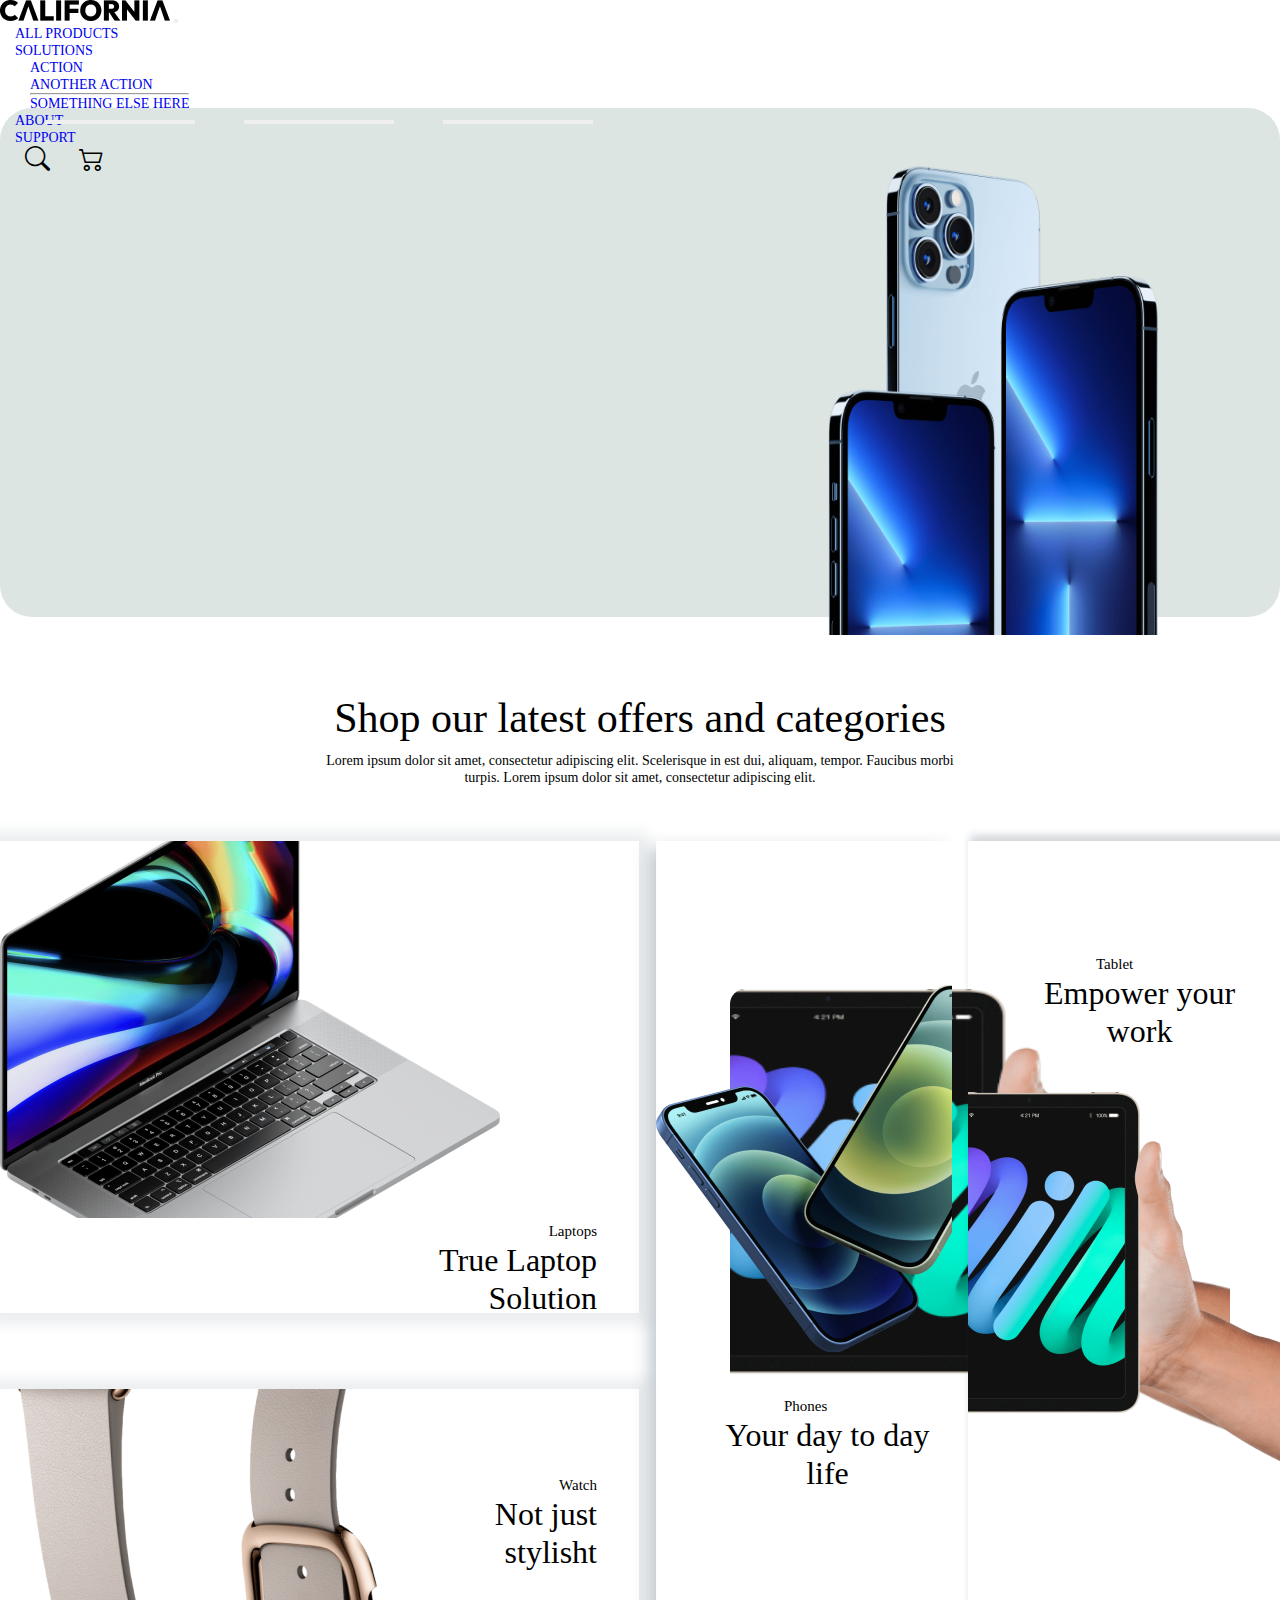
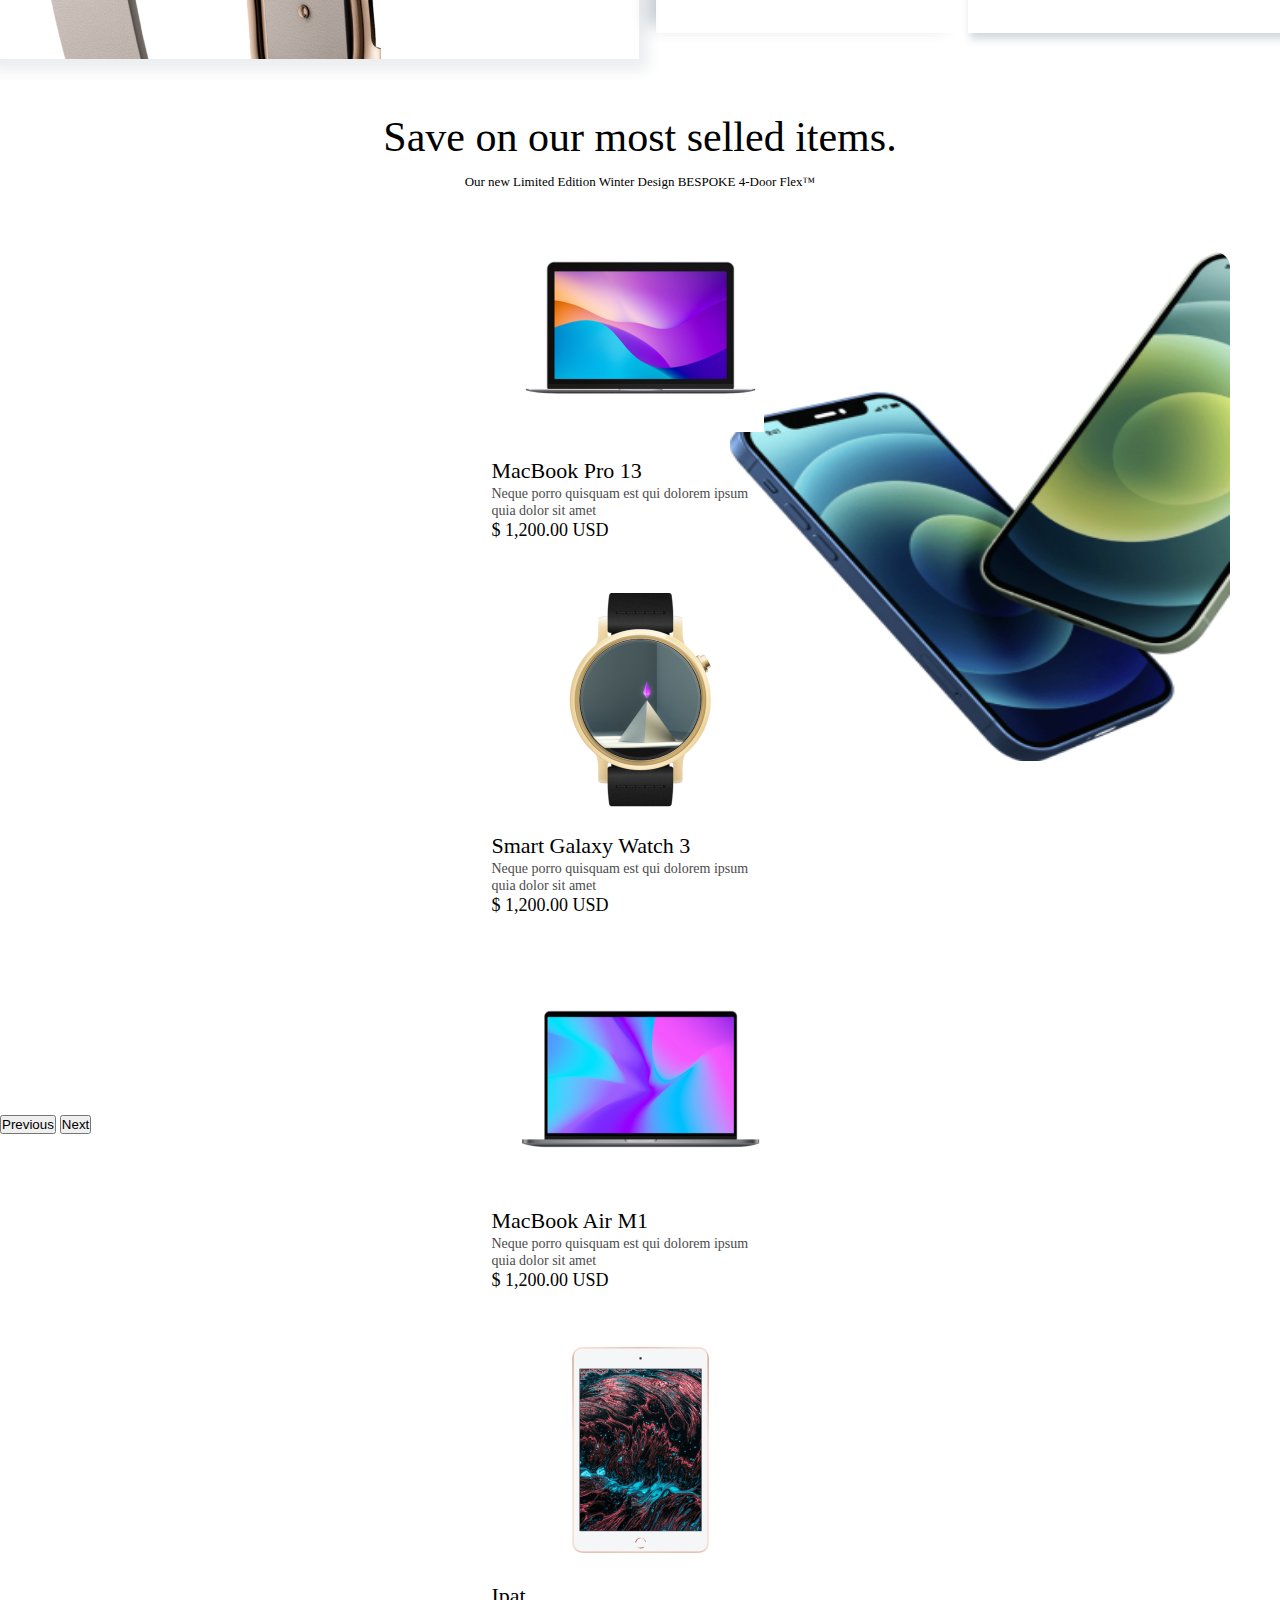
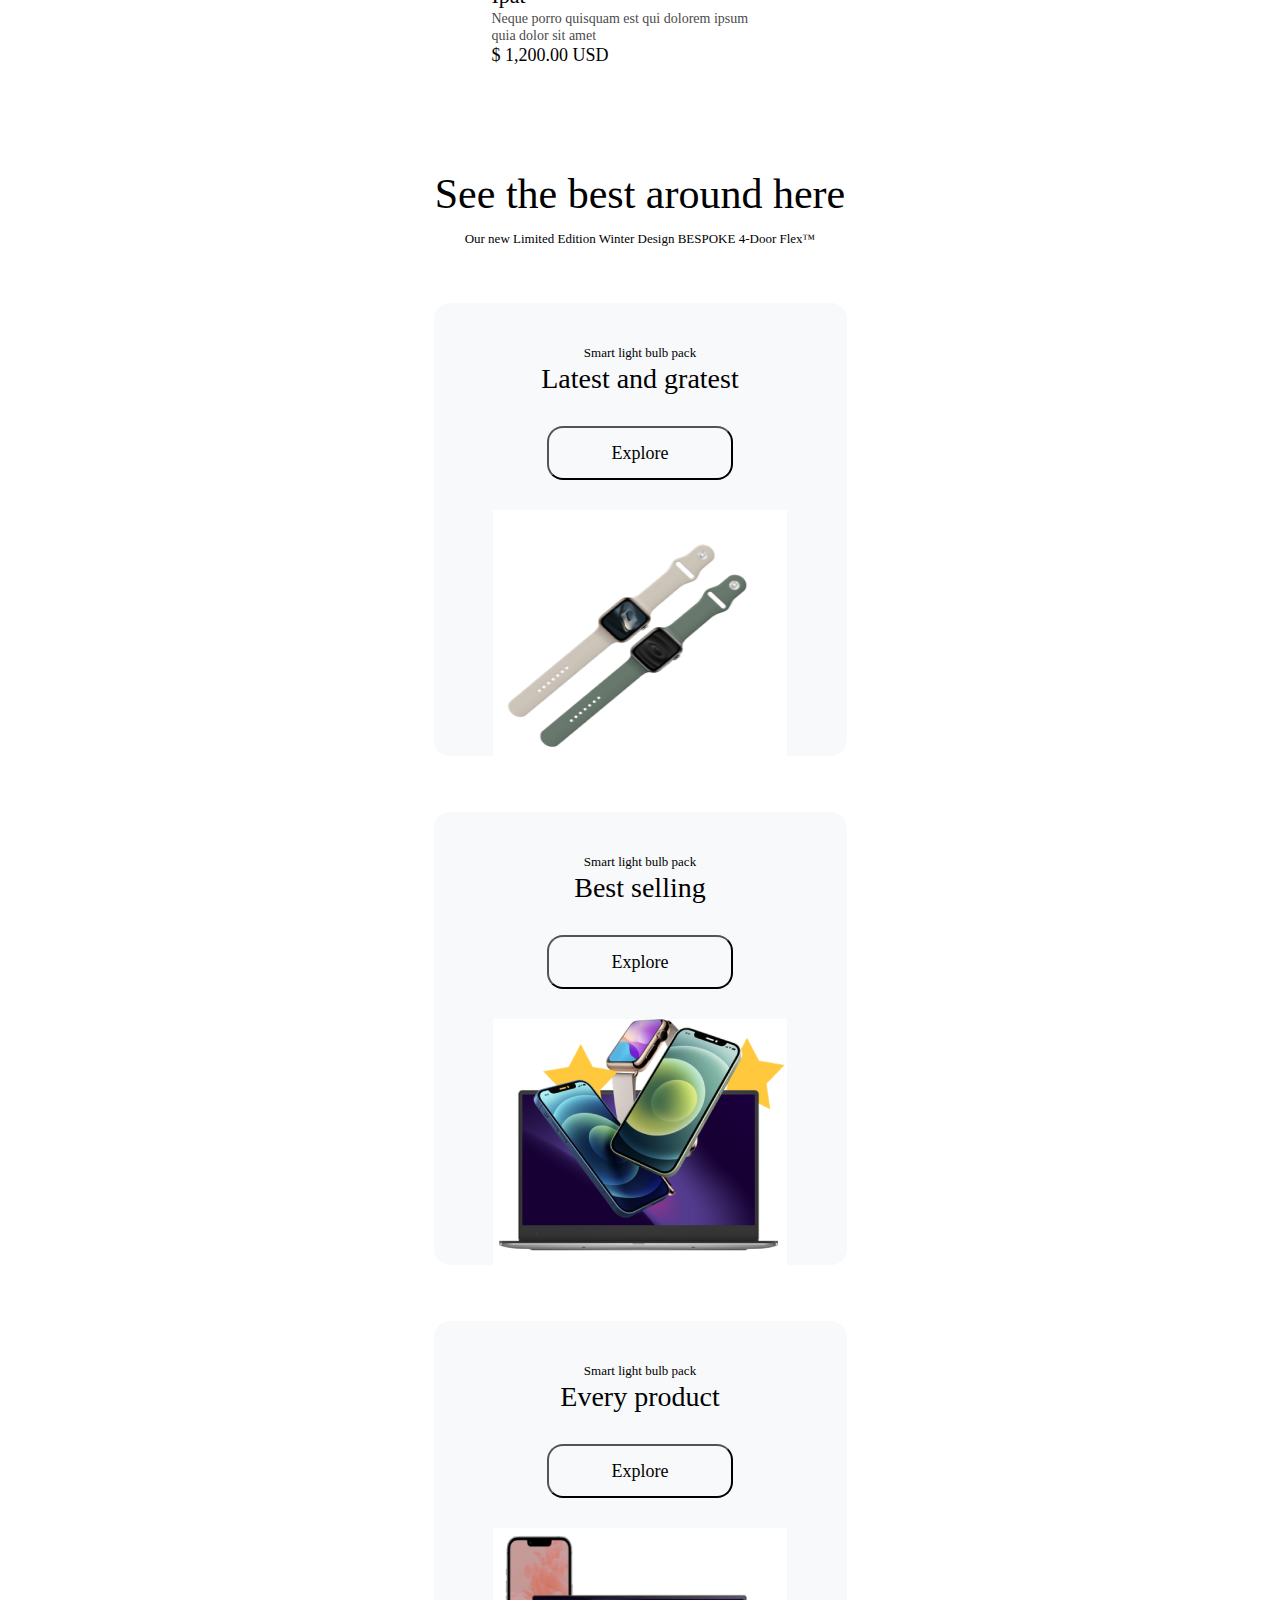
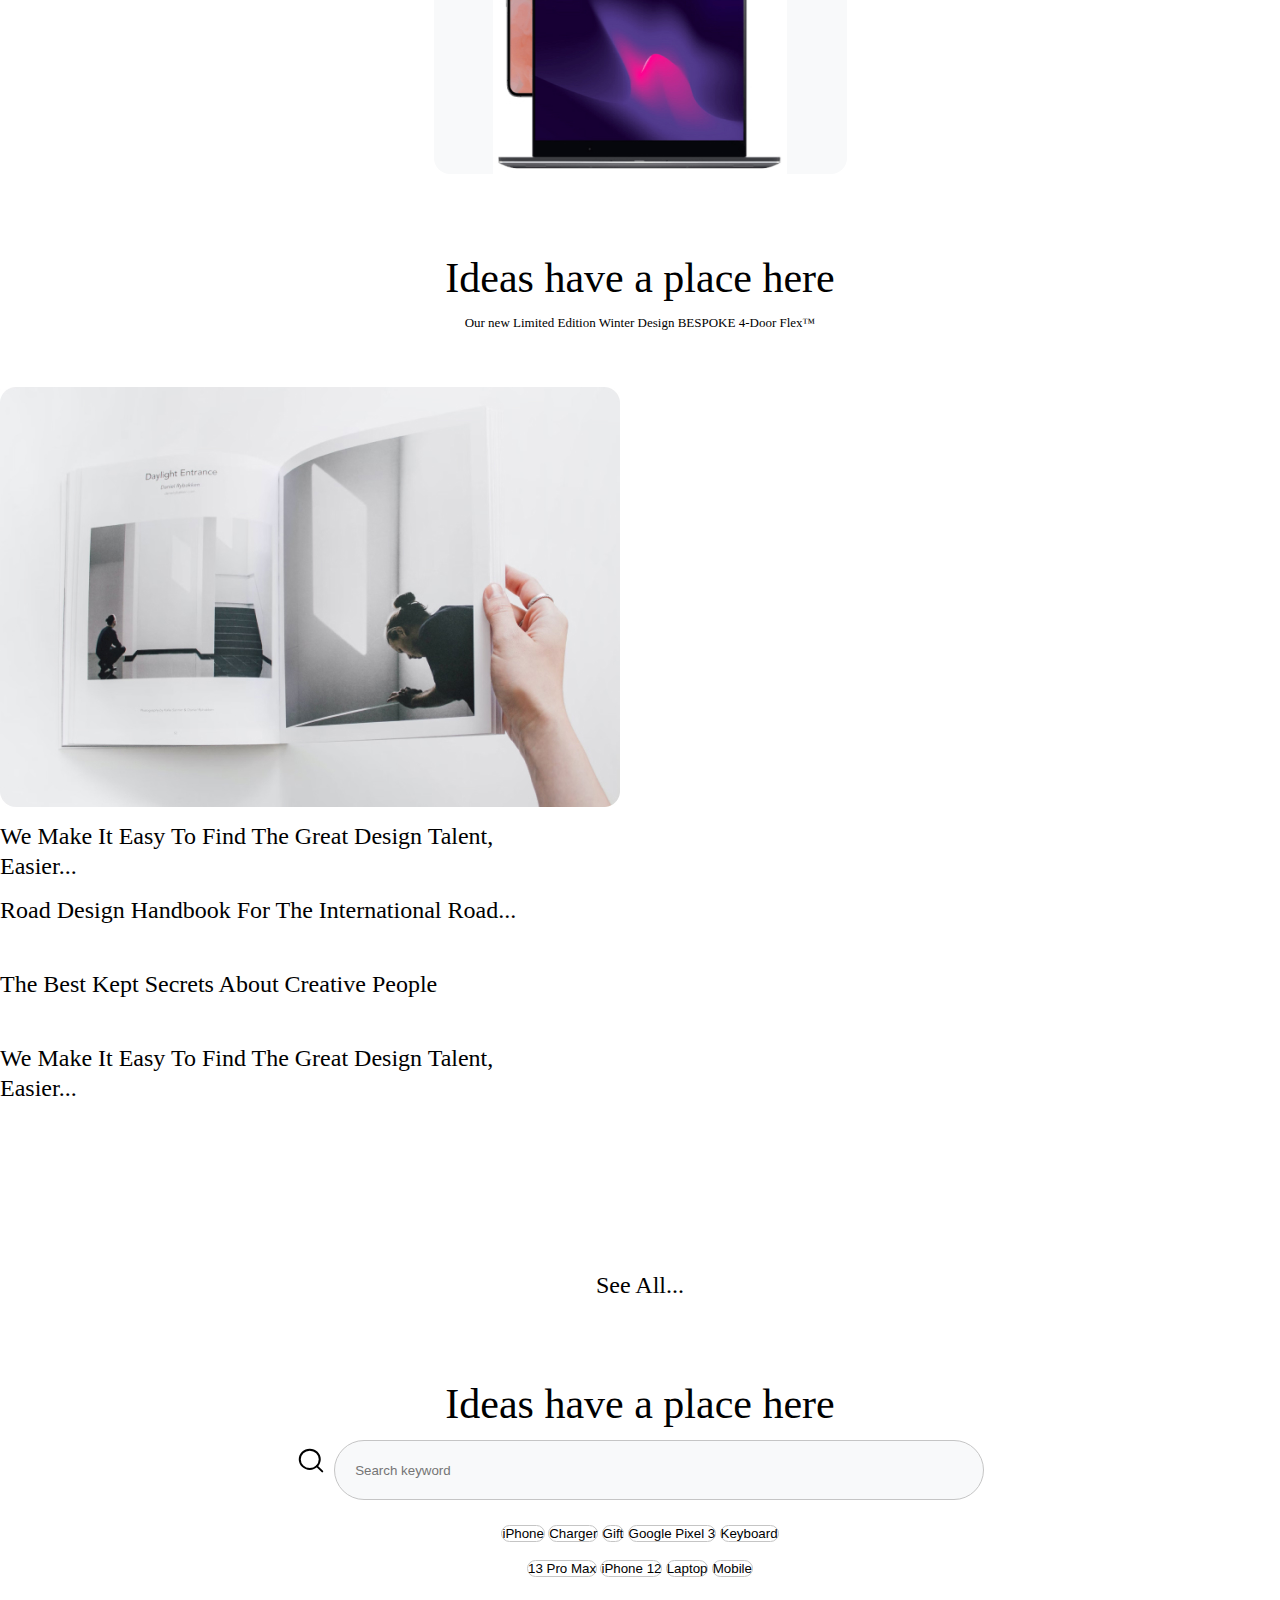
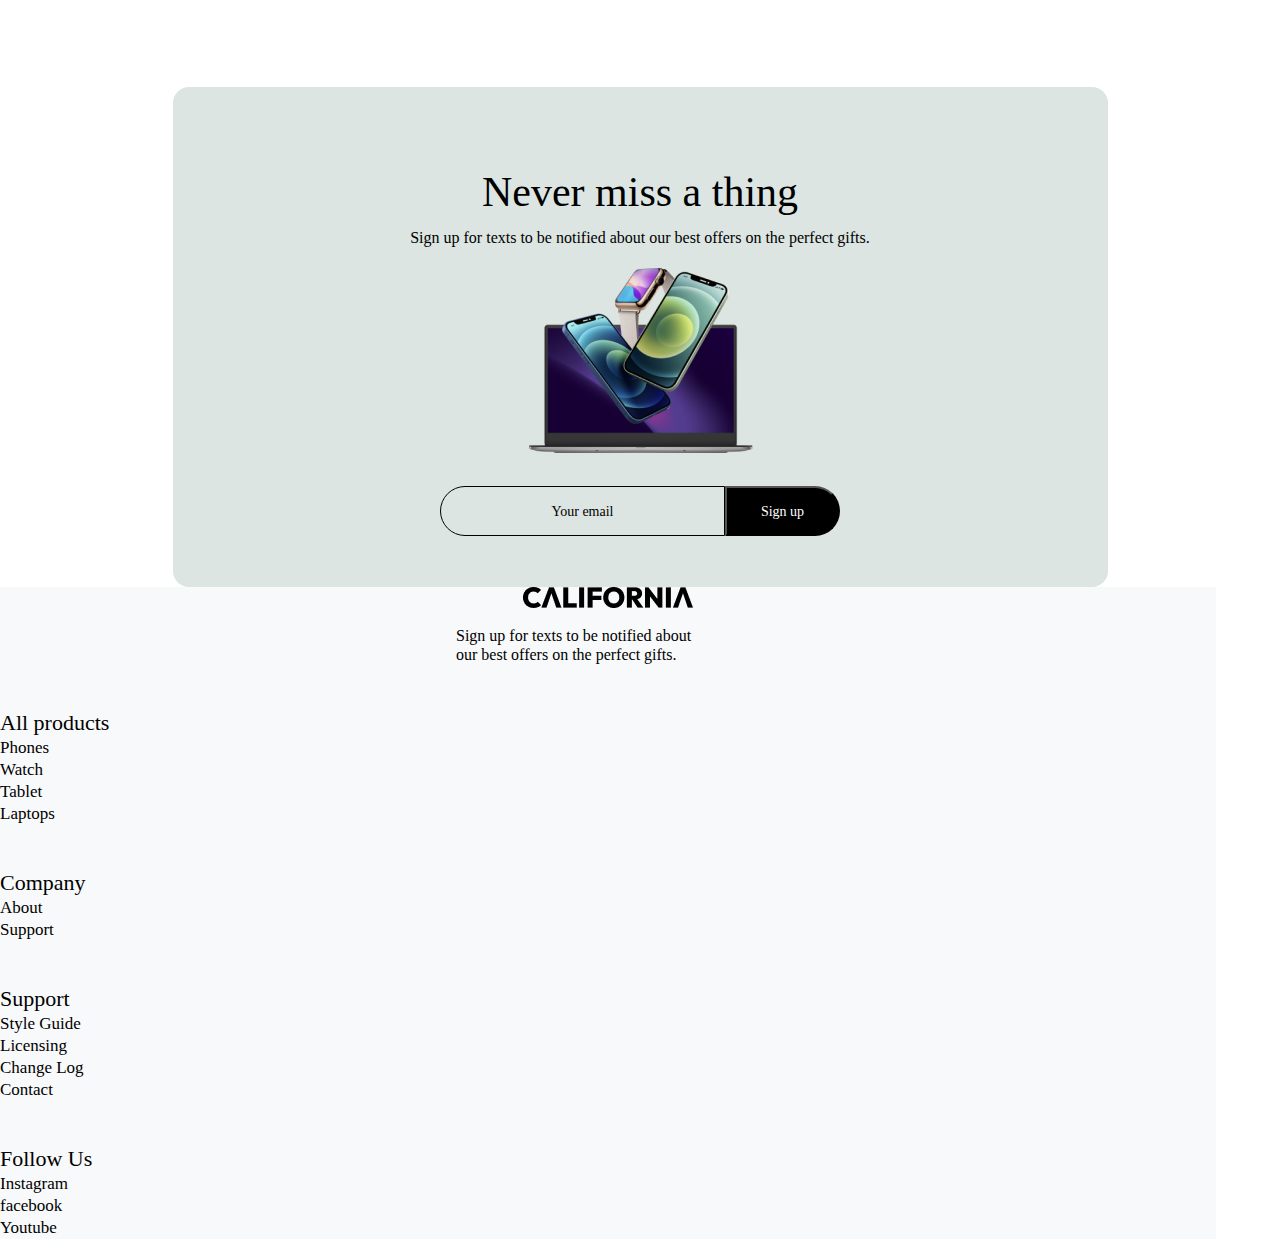
<file: prekt_3/index.html>
<!DOCTYPE html>
<html lang="en">

<head>
  <meta charset="UTF-8">
  <meta http-equiv="X-UA-Compatible" content="IE=edge">
  <meta name="viewport" content="width=device-width, initial-scale=1.0">
  <link href="https://cdn.jsdelivr.net/npm/bootstrap@5.0.2/dist/css/bootstrap.min.css" rel="stylesheet"
    integrity="sha384-EVSTQN3/azprG1Anm3QDgpJLIm9Nao0Yz1ztcQTwFspd3yD65VohhpuuCOmLASjC" crossorigin="anonymous">
  <link rel="stylesheet" href="https://cdn.jsdelivr.net/npm/bootstrap-icons@1.8.3/font/bootstrap-icons.css">

  <script src="https://cdn.jsdelivr.net/npm/@popperjs/core@2.9.2/dist/umd/popper.min.js"
    integrity="sha384-IQsoLXl5PILFhosVNubq5LC7Qb9DXgDA9i+tQ8Zj3iwWAwPtgFTxbJ8NT4GN1R8p" crossorigin="anonymous">
  </script>
  <script src="https://cdn.jsdelivr.net/npm/bootstrap@5.0.2/dist/js/bootstrap.min.js"
    integrity="sha384-cVKIPhGWiC2Al4u+LWgxfKTRIcfu0JTxR+EQDz/bgldoEyl4H0zUF0QKbrJ0EcQF" crossorigin="anonymous">
  </script>
  <title>Telefon</title>
  <link rel="stylesheet" href="./styles/style.css">
</head>

<body>
  <div class="container">
    <header>
      <nav class="navbar navbar-expand-lg navbar-light ">
        <div class="container-fluid">
          <a class="navbar-brand" href="#"><img src="./img/logotip.png" alt="logo"></a>
          <button class="navbar-toggler" type="button" data-bs-toggle="collapse"
            data-bs-target="#navbarSupportedContent" aria-controls="navbarSupportedContent" aria-expanded="false"
            aria-label="Toggle navigation">
            <span class="navbar-toggler-icon"></span>
          </button>
          <div class="collapse navbar-collapse" id="navbarSupportedContent">
            <ul class="navbar-nav m-auto mb-2 mb-lg-0">
              <li class="nav-item ">
                <a class="nav-link active" aria-current="page" href="#">all products</a>
              </li>
              <li class="nav-item dropdown">
                <a class="nav-link dropdown-toggle" href="#" id="navbarDropdown" role="button" data-bs-toggle="dropdown"
                  aria-expanded="false">
                  Solutions
                </a>
                <ul class="dropdown-menu" aria-labelledby="navbarDropdown">
                  <li><a class="dropdown-item" href="#">Action</a></li>
                  <li><a class="dropdown-item" href="#">Another action</a></li>
                  <li>
                    <hr class="dropdown-divider">
                  </li>
                  <li><a class="dropdown-item" href="#">Something else here</a></li>
                </ul>
              </li>
              <li class="nav-item ">
                <a class="nav-link active" aria-current="page" href="#">about</a>
              </li>
              <li class="nav-item ">
                <a class="nav-link active" aria-current="page" href="#">support</a>
              </li>


            </ul>
            <div class="search">
              <i class=" bi bi-search"></i>
              <i class="bi bi-cart2"></i>
            </div>

          </div>
        </div>
      </nav>
      <div class="carusel">
        <div id="carouselExampleDark" class="carousel carousel-dark slide" data-bs-ride="carousel">
          <div class="carousel-indicators">
            <button type="button" data-bs-target="#carouselExampleDark" data-bs-slide-to="0" class="active"
              aria-current="true" aria-label="Slide 1"></button>
            <button type="button" data-bs-target="#carouselExampleDark" data-bs-slide-to="1"
              aria-label="Slide 2"></button>
            <button type="button" data-bs-target="#carouselExampleDark" data-bs-slide-to="2"
              aria-label="Slide 3"></button>
          </div>
          <div class="carousel-inner">
            <div class="carousel-item active" data-bs-interval="10000">
              <img src="./img/IMAGE.png" class="d-block w-100" alt="...">
              <div class="carousel-caption d-none d-md-block">
                <h5>The new phones are <br> here take a look.</h5>
                <p>Lorem ipsum dolor sit amet, consectetur adipiscing elit. Scelerisque in est <br> dui, aliquam,
                  tempor. Faucibus morbi turpis. <br>
                  <button class="btn">Explore</button></p>
              </div>
            </div>
            <div class="carousel-item " data-bs-interval="10000">
              <img src="./img/IMAGE (4).png" class="d-block w-100" alt="...">
              <div class="carousel-caption d-none d-md-block">
                <h5>Lorem ipsum dolor sit<br> here take a look.</h5>
                <p>Lorem ipsum dolor sit amet, consectetur adipiscing elit. Scelerisque in est <br> dui, aliquam,
                  tempor. Faucibus morbi turpis. <br>
                  <button class="btn">Explore</button></p>
              </div>
            </div>
            <div class="carousel-item " data-bs-interval="10000">
              <img src="./img/IMAGE (3).png" class="d-block w-100" alt="...">
              <div class="carousel-caption d-none d-md-block">
                <h5>Lorem, ipsum dolor. <br> here take a look.</h5>
                <p>Lorem ipsum dolor sit amet, consectetur adipiscing elit. Scelerisque in est <br> dui, aliquam,
                  tempor. Faucibus morbi turpis. <br>
                  <button class="btn">Explore</button></p>
              </div>
            </div>

          </div>

          <button class="carousel-control-prev" type="button" data-bs-target="#carouselExampleDark"
            data-bs-slide="prev">
            <span class="carousel-control-prev-icon" aria-hidden="true"></span>
            <span class="visually-hidden">Previous</span>
          </button>
          <button class="carousel-control-next" type="button" data-bs-target="#carouselExampleDark"
            data-bs-slide="next">
            <span class="carousel-control-next-icon" aria-hidden="true"></span>
            <span class="visually-hidden">Next</span>
          </button>
        </div>
      </div>
      <div class="header_bottom">
        <h1>Shop our latest offers and categories</h1>
        <p>Lorem ipsum dolor sit amet, consectetur adipiscing elit. Scelerisque in est dui, aliquam, tempor. Faucibus
          morbi turpis. Lorem ipsum dolor sit amet, consectetur adipiscing elit.</p>
      </div>
    </header>

    <!-- ************************** -->
    <main class="main">
      <div class="main_start_boxss">
        <div class="item_one">
          <div class="laptop_class">
            <img src="./img/IMAGE (1).png" alt="..">
            <div class="boxss">
              <span>Laptops</span>
              <h5>True Laptop <br> Solution</h5>
            </div>
          </div>
          <div class="soat_class">
            <img src="./img/IMAGE (2).png" alt="..">
            <div class="pep">
              <span>Watch</span>
              <h5>Not just <br> stylisht</h5>
            </div>
          </div>
        </div>
        <div class="item_twoo">
          <div class="box img">
            <img src="./img/IMAGE (3).png" alt="imh">
            <div>
              <span>Phones</span>
              <h5>Your day to day <br> life</h5>
            </div>
          </div>
          <div class="box tap">
            <div class="div">
              <span>Tablet</span>
              <h5>Empower your <br> work</h5>
            </div>
            <img src="./img/IMAGE (4).png" alt="imsjsjasj">
          </div>

        </div>
      </div>
      <div class="main_twoo_title">
        <h5>Save on our most selled items.</h5>
        <p>Our new Limited Edition Winter Design BESPOKE 4-Door Flex™</p>
      </div>
      <div class="row mains">
        <div class="col-lg-3 col-md-6 col-small-12">
          <div class="box">
            <img src="./img/IMAGE.jpg" alt="jpg">
            <h5>MacBook Pro 13</h5>
            <p>Neque porro quisquam est qui dolorem ipsum quia dolor sit amet</p>
            <span>$ 1,200.00 USD</span>
          </div>
        </div>
        <div class="col-lg-3 col-md-6 col-small-12">
          <div class="box">
            <img src="./img/soat.jpg" alt="jpg">
            <h5>Smart Galaxy Watch 3</h5>
            <p>Neque porro quisquam est qui dolorem ipsum quia dolor sit amet</p>
            <span>$ 1,200.00 USD</span>
          </div>
        </div>
        <div class="col-lg-3 col-md-6 col-small-12">
          <div class="box">
            <img src="./img/komputer2.jpg" alt="jpg">
            <h5>MacBook Air M1</h5>
            <p>Neque porro quisquam est qui dolorem ipsum quia dolor sit amet</p>
            <span>$ 1,200.00 USD</span>
          </div>
        </div>
        <div class="col-lg-3 col-md-6 col-small-12">
          <div class="box">
            <img src="./img/telefon.png" alt="jpg">
            <h5>Ipat</h5>
            <p>Neque porro quisquam est qui dolorem ipsum quia dolor sit amet</p>
            <span>$ 1,200.00 USD</span>
          </div>
        </div>
      </div>
      <div class="main_twoo_title">
        <h5>See the best around here</h5>
        <p>Our new Limited Edition Winter Design BESPOKE 4-Door Flex™</p>
      </div>
      <div class="row mains2">
        <div class="col-lg-4 col-md-6 col-small-12">
          <div class="item">
            <h6>Smart light bulb pack</h6>
            <h4>Latest and gratest</h4>
            <button><span>Explore</span></button>
            <img src="./img/soatlar.jpg" alt="jpg">
          </div>
        </div>
        <div class="col-lg-4 col-md-6 col-small-12">
          <div class="item">
            <h6>Smart light bulb pack</h6>
            <h4>Best selling</h4>
            <button><span>Explore</span></button>
            <img src="./img/telefonlar.jpg" alt="jpg">
          </div>
        </div>
        <div class="col-lg-4 col-md-6 col-small-12">
          <div class="item">
            <h6>Smart light bulb pack</h6>
            <h4>Every product</h4>
            <button><span>Explore</span></button>
            <img src="./img/kop and noutbuk.jpg" alt="jpg">
          </div>
        </div>
      </div>
      <div class="main_twoo_title">
        <h5>Ideas have a place here</h5>
        <p>Our new Limited Edition Winter Design BESPOKE 4-Door Flex™</p>
      </div>
      <div class="row">
        <div class="col-lg-6 col-md-6 col-small-12">
          <div class="main_to_img">
            <img src="./img/img.jpg" alt="jpg">
          </div>
        </div>
        <div class="col-lg-6 col-md-6 col-small-12">
          <div class="main_to_img">
            <p>We Make It Easy To Find The Great Design Talent,<br> Easier...</p>
            <p>Road Design Handbook For The International Road...</p>
            <p>The Best Kept Secrets About Creative People</p>
            <p>We Make It Easy To Find The Great Design Talent,<br> Easier...</p>
          </div>
        </div>
      </div>
      <div class="see_all">
        <p>See all... </p>
      </div>
      <div class="main_twoo_title">
        <h5>Ideas have a place here</h5>
        <p class="input">
          <img src="./img/search.svg" alt="fff">
          <input type="text" placeholder="Search keyword">
        </p>
        <p class="button">
          <button class="btn">iPhone</button>
          <button class="btn">Charger</button>
          <button class="btn">Gift</button>
          <button class="btn">Google Pixel 3</button>
          <button class="btn">Keyboard</button><br>
          <button class="btn">13 Pro Max</button>
          <button class="btn">iPhone 12</button>
          <button class="btn">Laptop</button>
          <button class="btn">Mobile</button>

        </p>
      </div>
      <div class="foter_top">
        <div class="main_twoo_title">
          <h5>Never miss a thing</h5>
          <p>Sign up for texts to be notified about our best offers on the perfect gifts.</p>
        </div>
        <div class="main_twoo_title">
          <p><img src="./img/foter_top.png" alt="top"><br>
            <button class="button_1"><span>Your email</span></button><button class="button_2"><span>Sign
                up</span></button>
          </p>
        </div>
      </div>
    </main>
  </div>
  <!-- ************************ -->
  <footer class="footer">
    <div class="row">
      <div class="col-lg-2 col-md-4 col-sm-12 m-auto">
        <img src="./img/logotip.png" alt="logo">
        <p>Sign up for texts to be notified about <br> our best offers on the perfect gifts.</p>
      </div>
      <div class="col-lg-2 col-md-4 col-sm-12">
        <ul>
          <h3>All products</h3>
          <li><a href="#">Phones</a></li>
          <li><a href="#">Watch</a></li>
          <li><a href="#">Tablet</a></li>
          <li><a href="#">Laptops</a></li>
        </ul>
      </div>
      <div class="col-lg-2 col-md-4 col-sm-12">
        <ul>
          <h3>Company</h3>
          <li><a href="#">About</a></li>
          <li><a href="#">Support</a></li>
        </ul>
      </div>
      <div class="col-lg-2 col-md-4 col-sm-12">
        <ul>
          <h3>Support</h3>
          <li><a href="#">Style Guide</a></li>
          <li><a href="#">Licensing</a></li>
          <li><a href="#">Change Log</a></li>
          <li><a href="#">Contact</a></li>
        </ul>
      </div>
      <div class="col-lg-2 col-md-4 col-sm-12">
        <ul>
          <h3>Follow Us</h3>
          <li><a href="#">Instagram</a></li>
          <li><a href="#">facebook</a></li>
          <li><a href="#">Youtube</a></li>
        </ul>
      </div>

    </div>
  </footer>


</body>

</html>
</file>
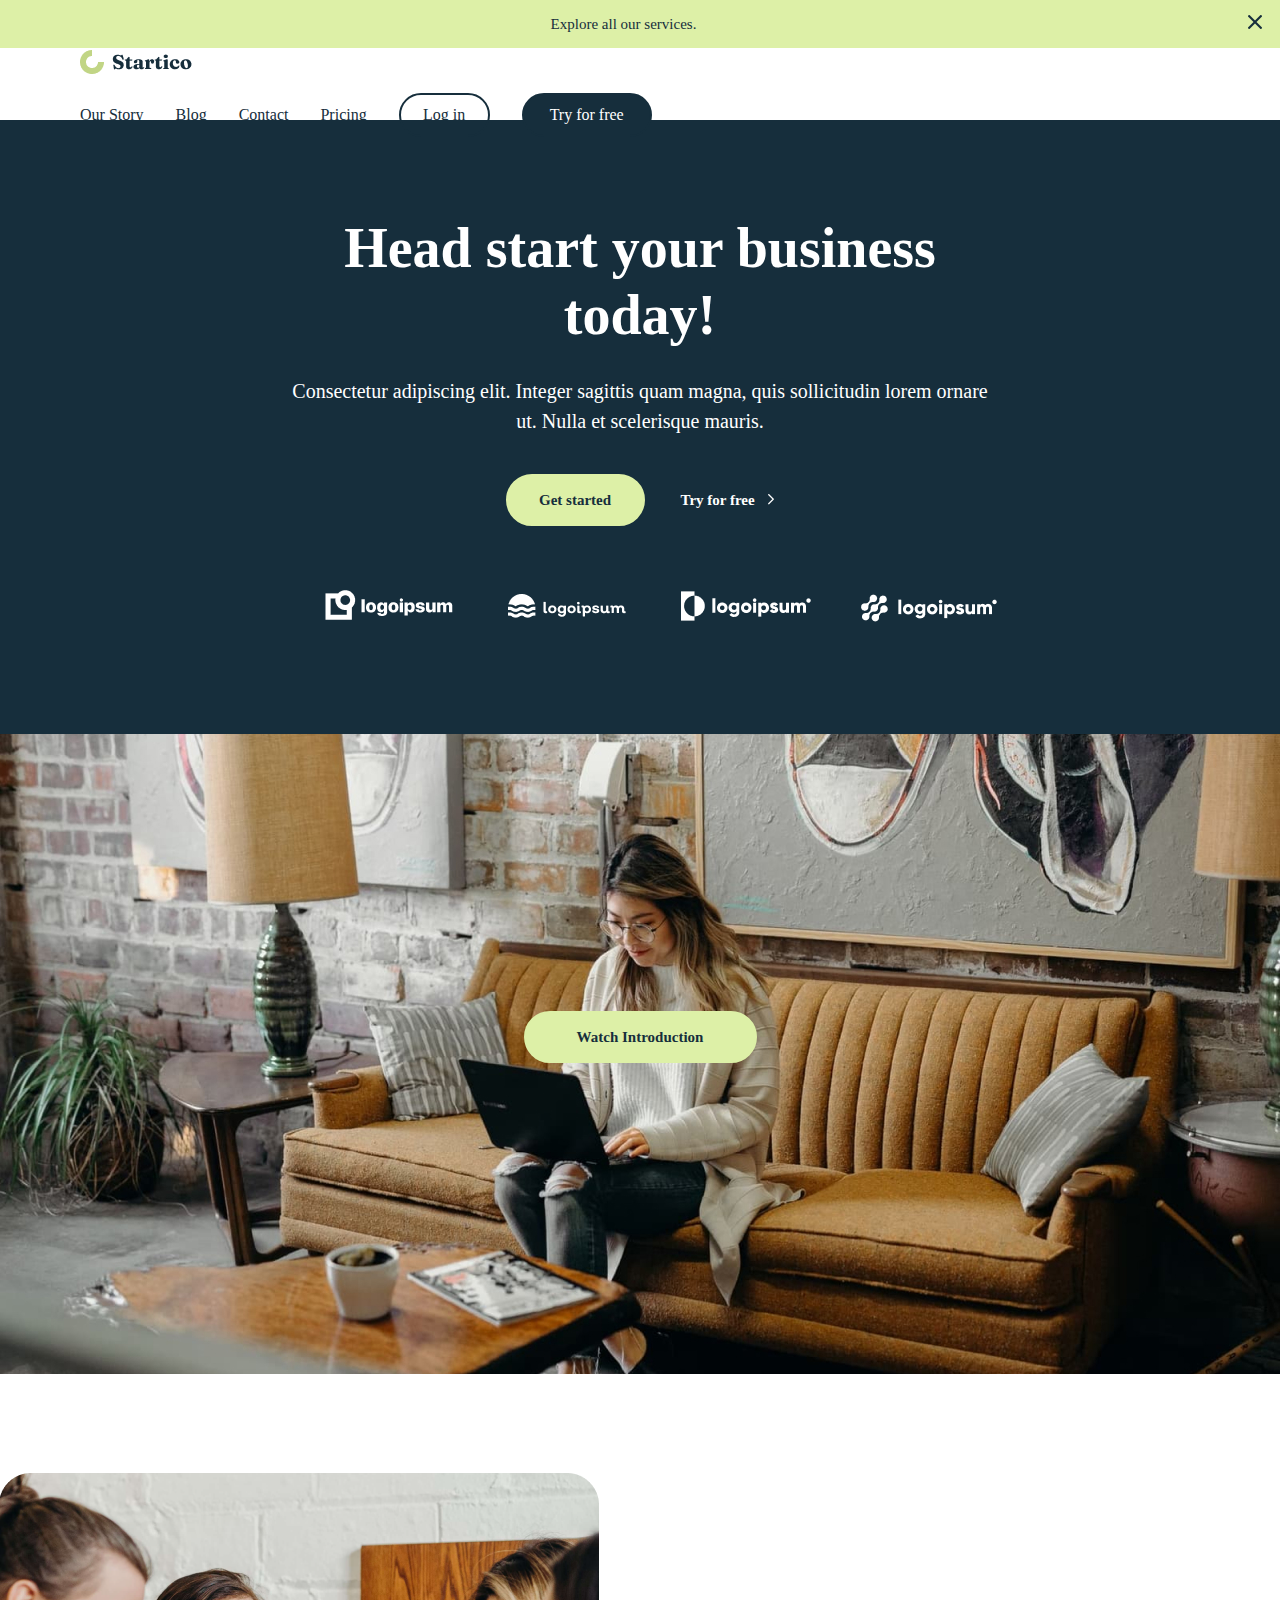
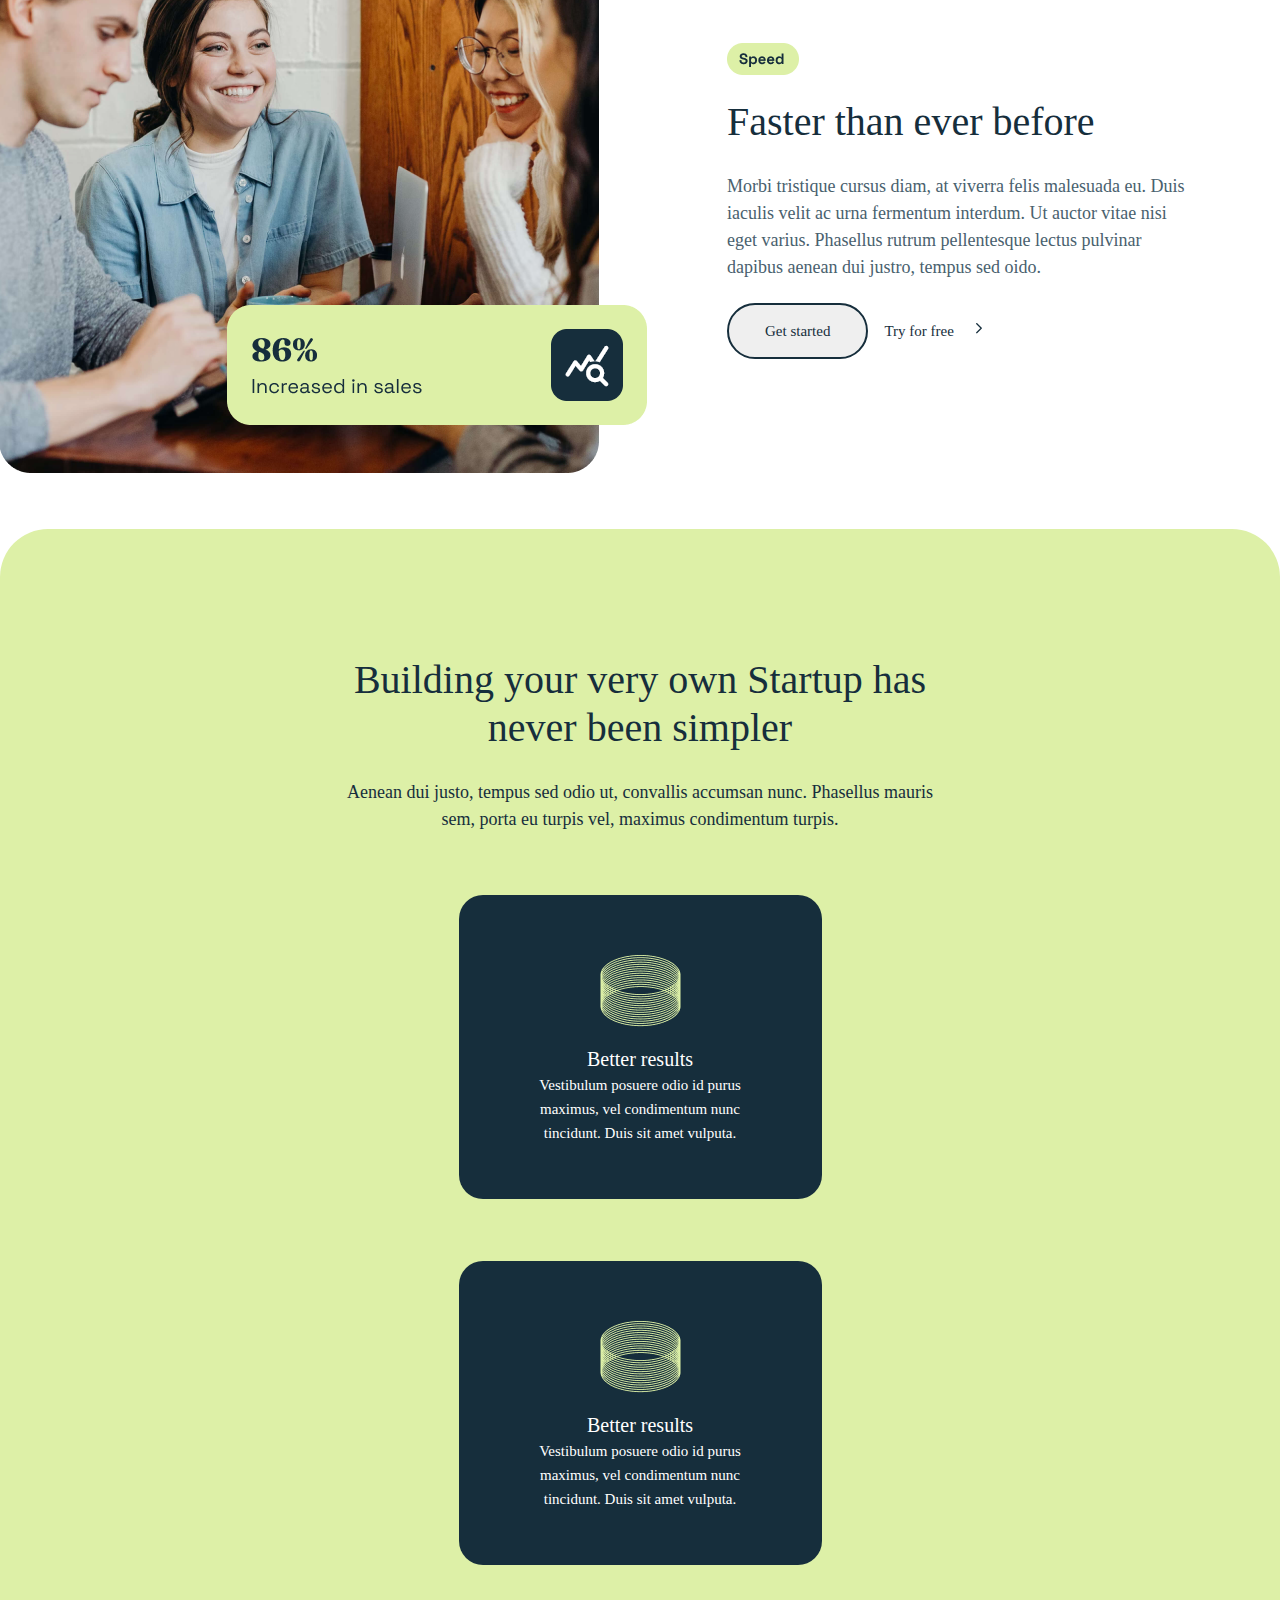
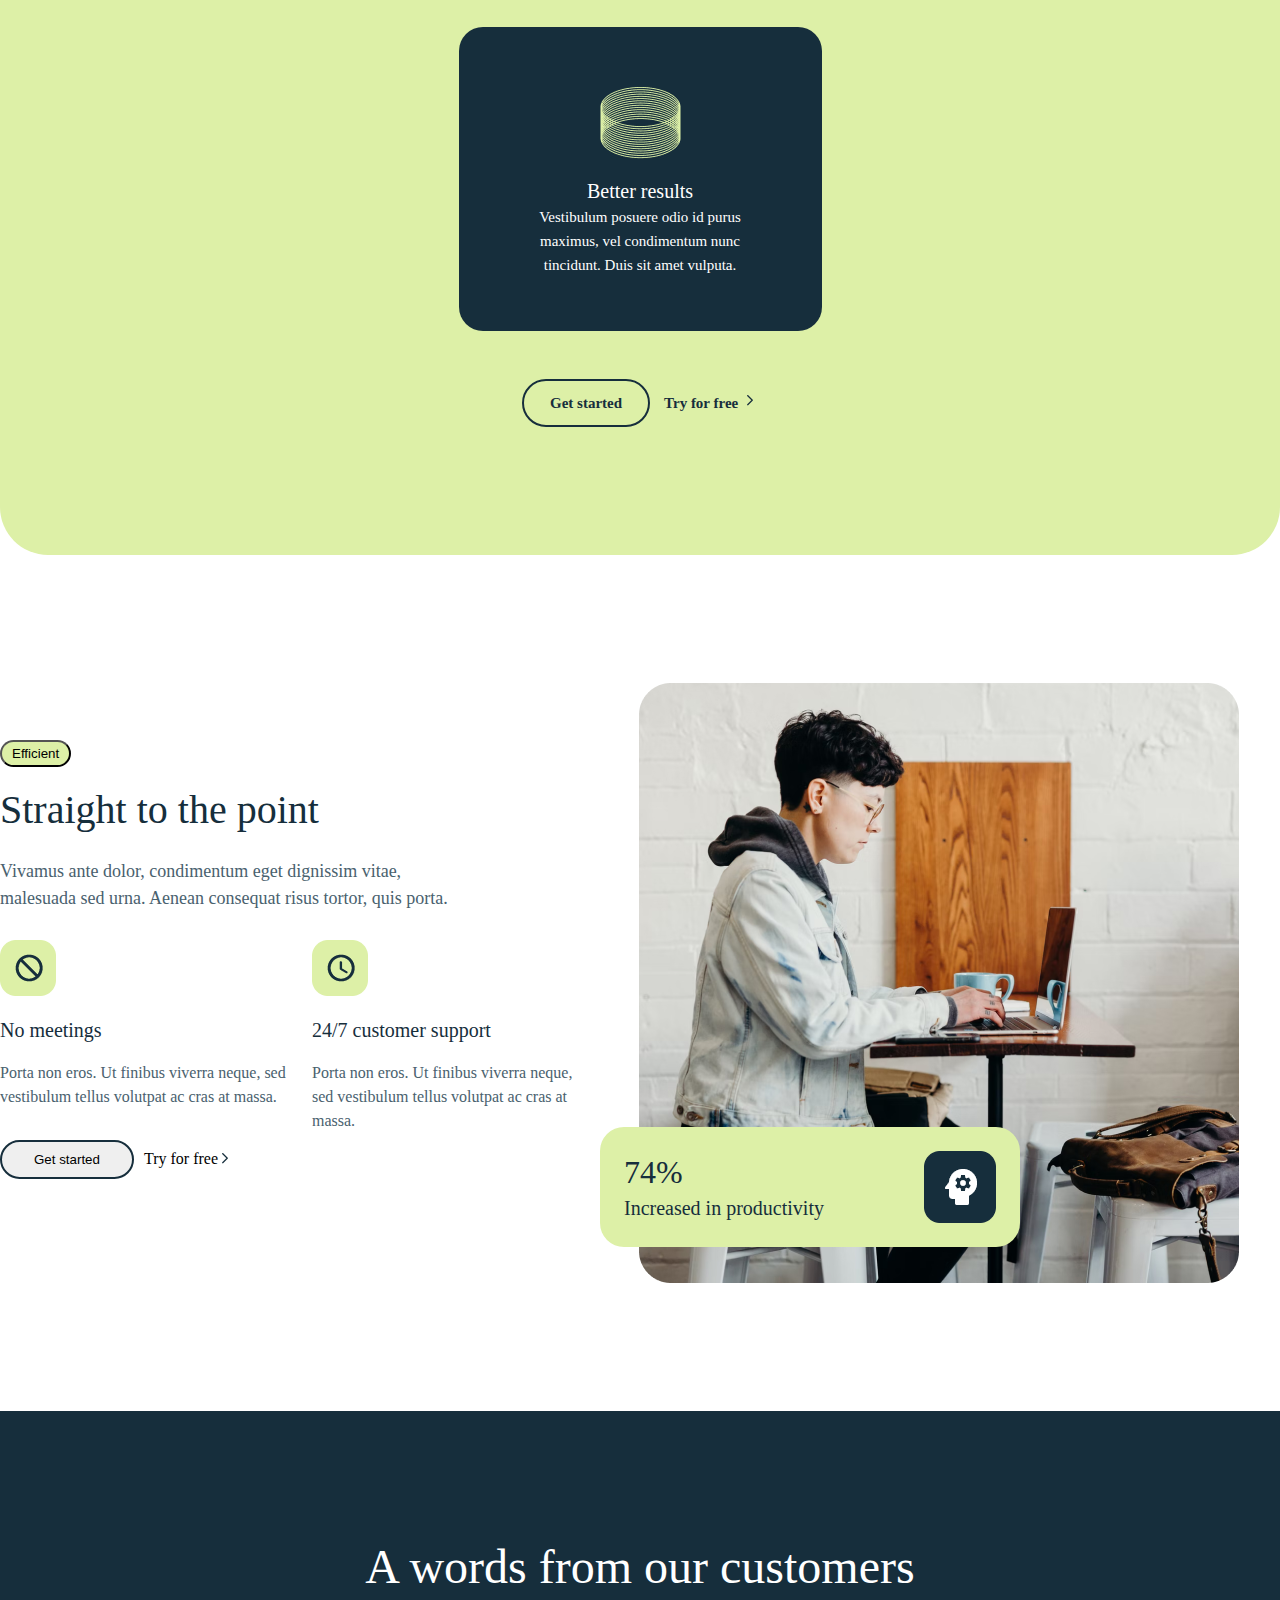
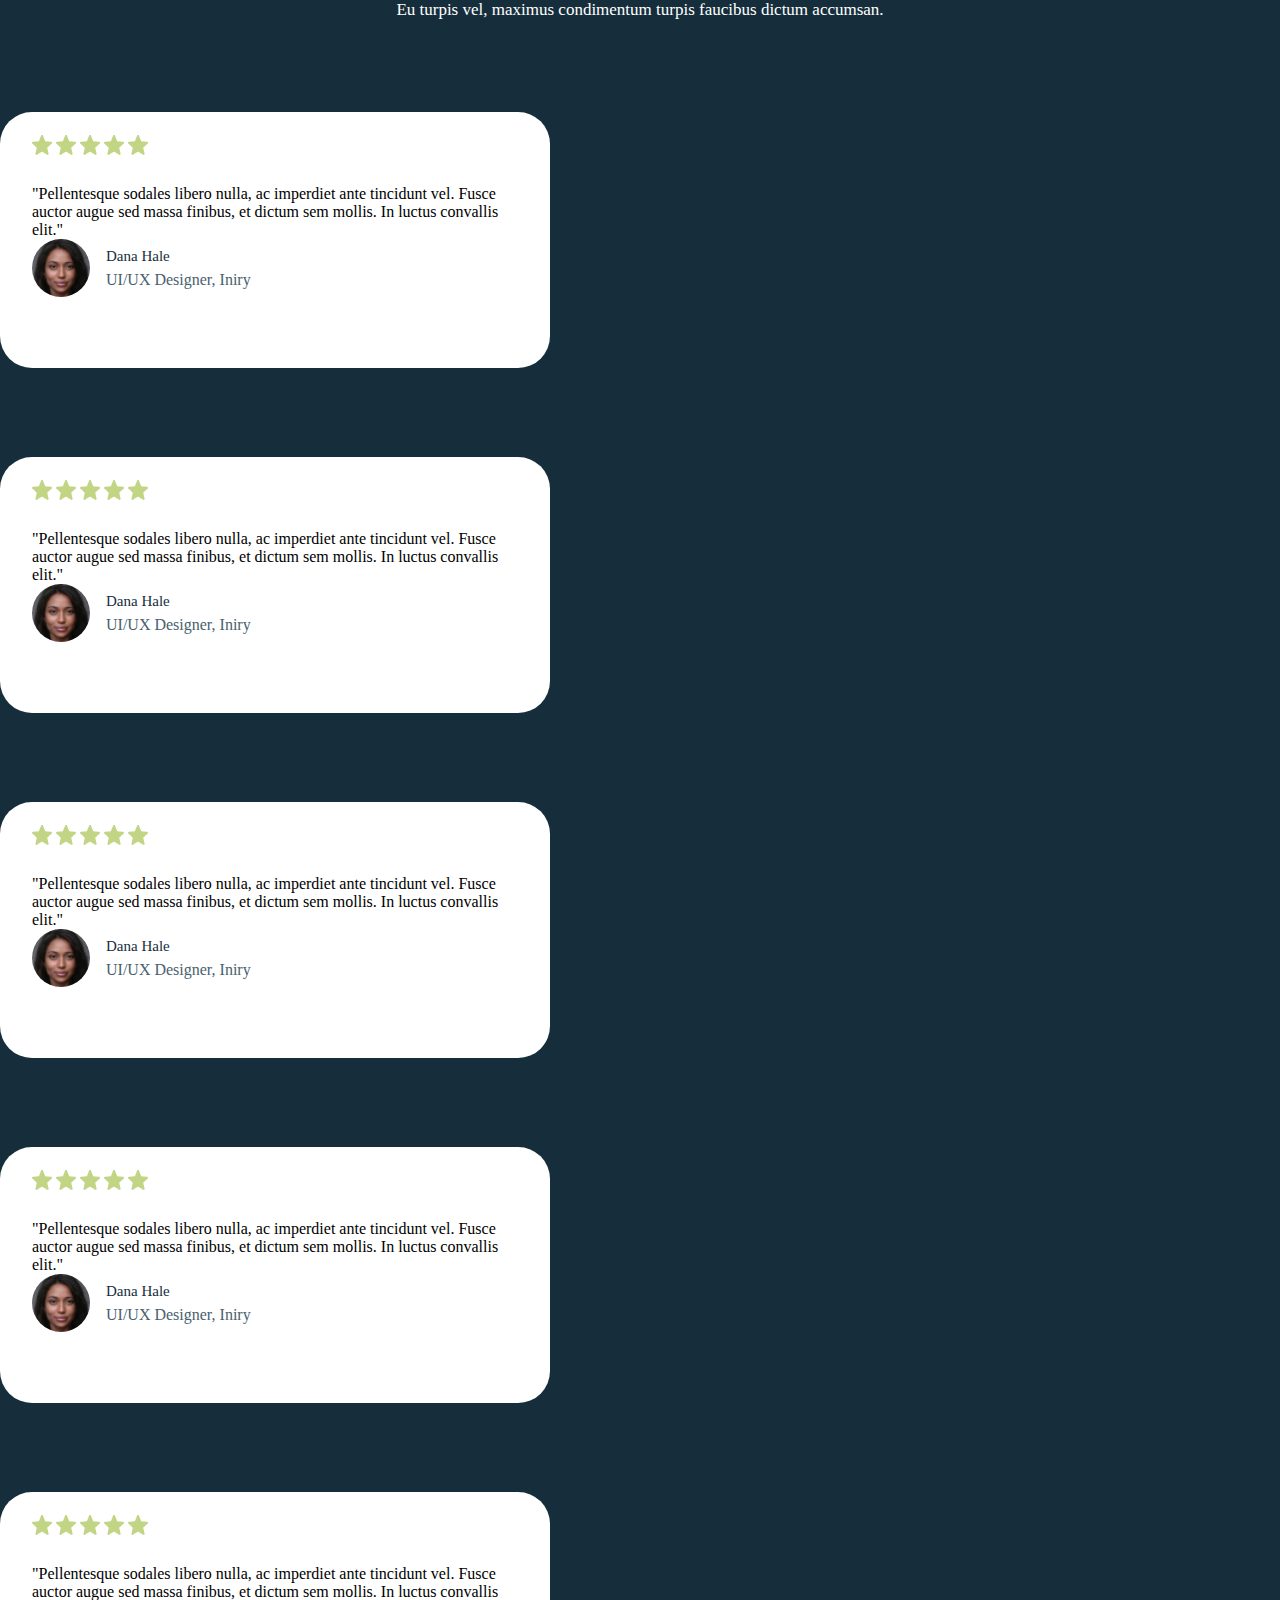
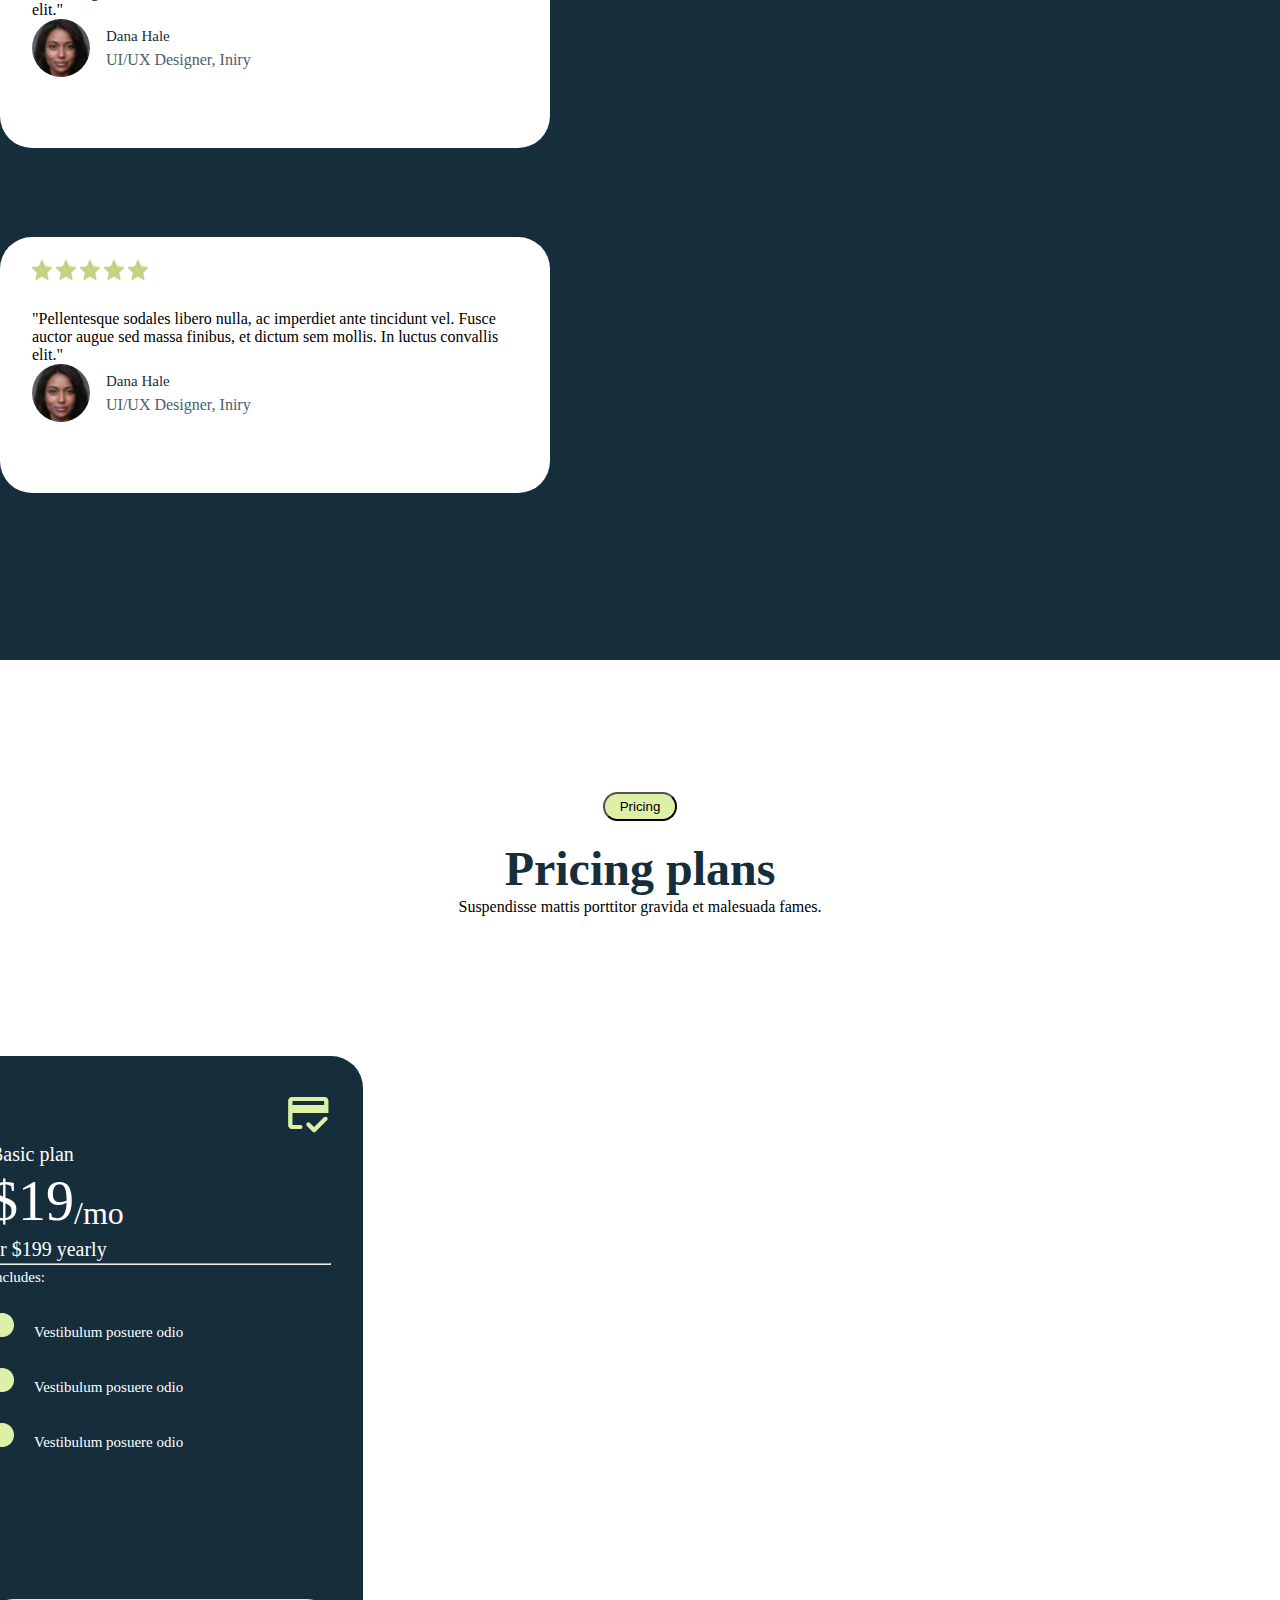
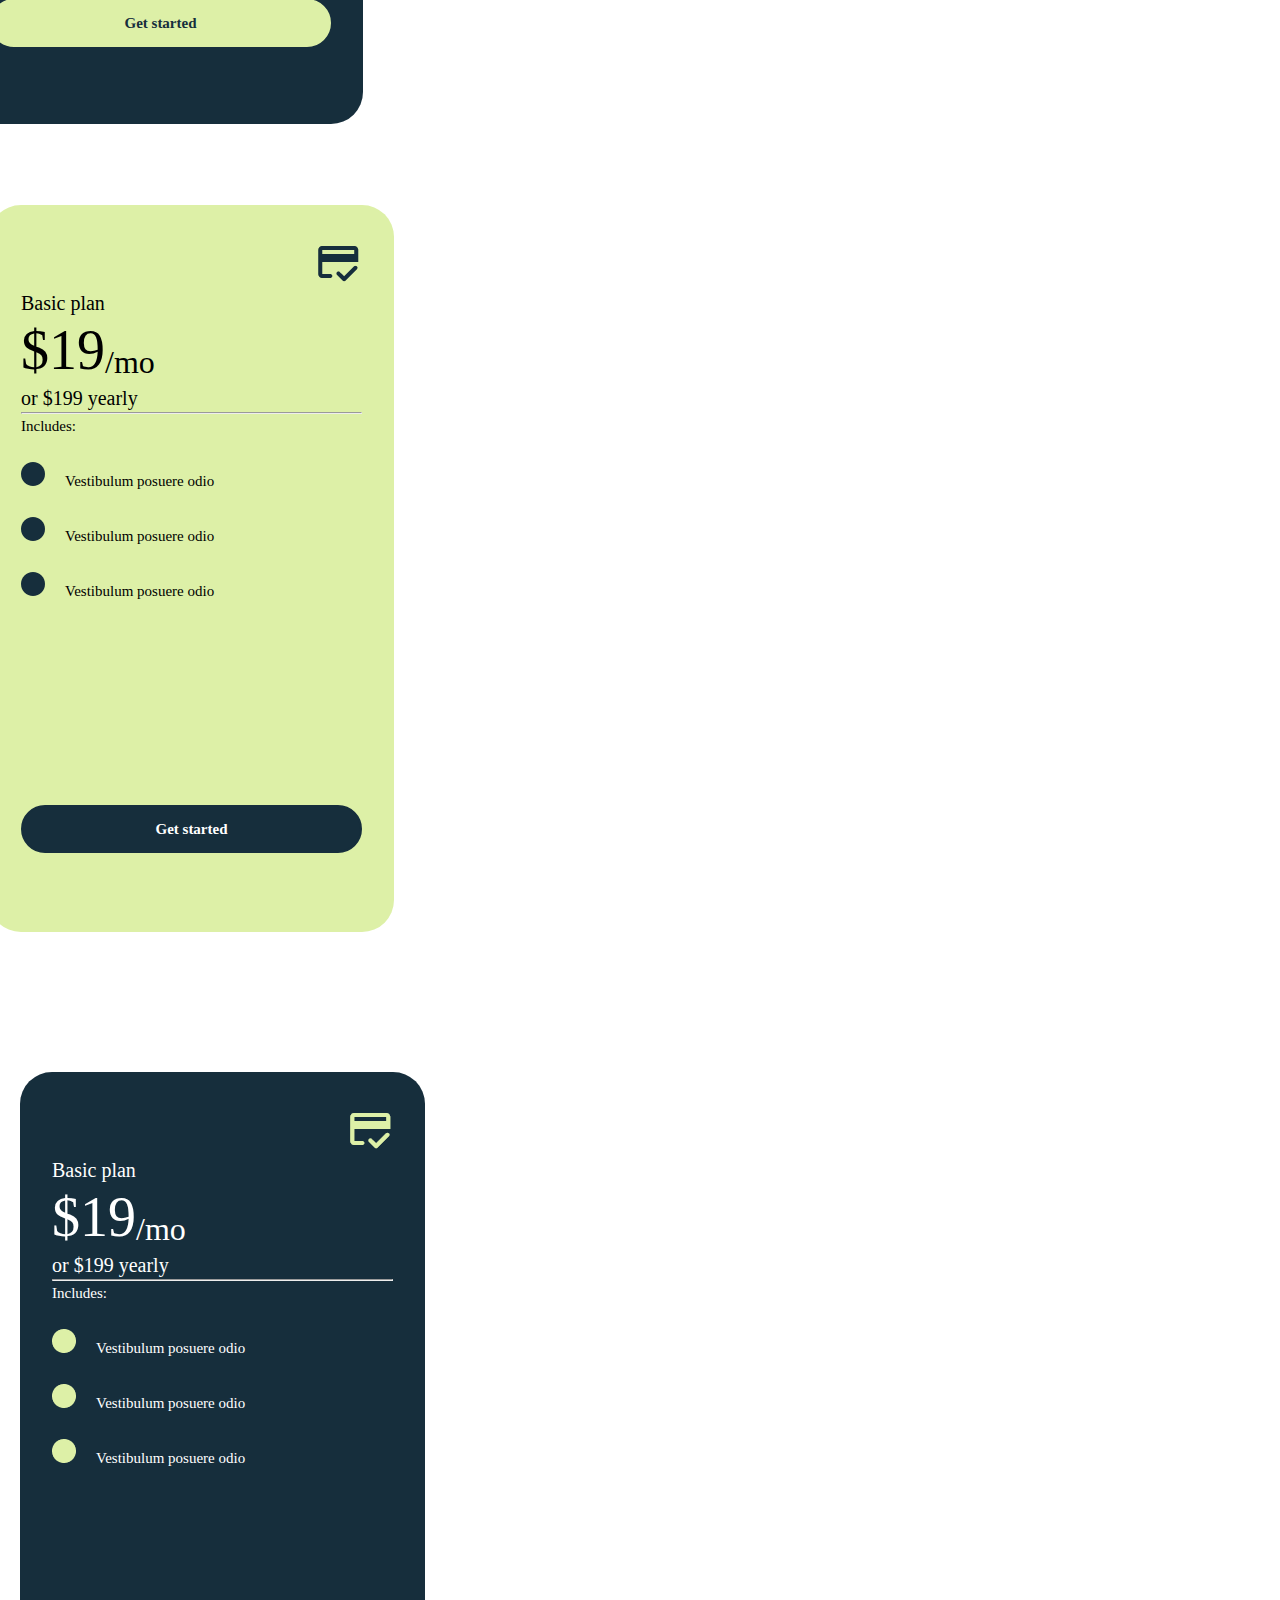
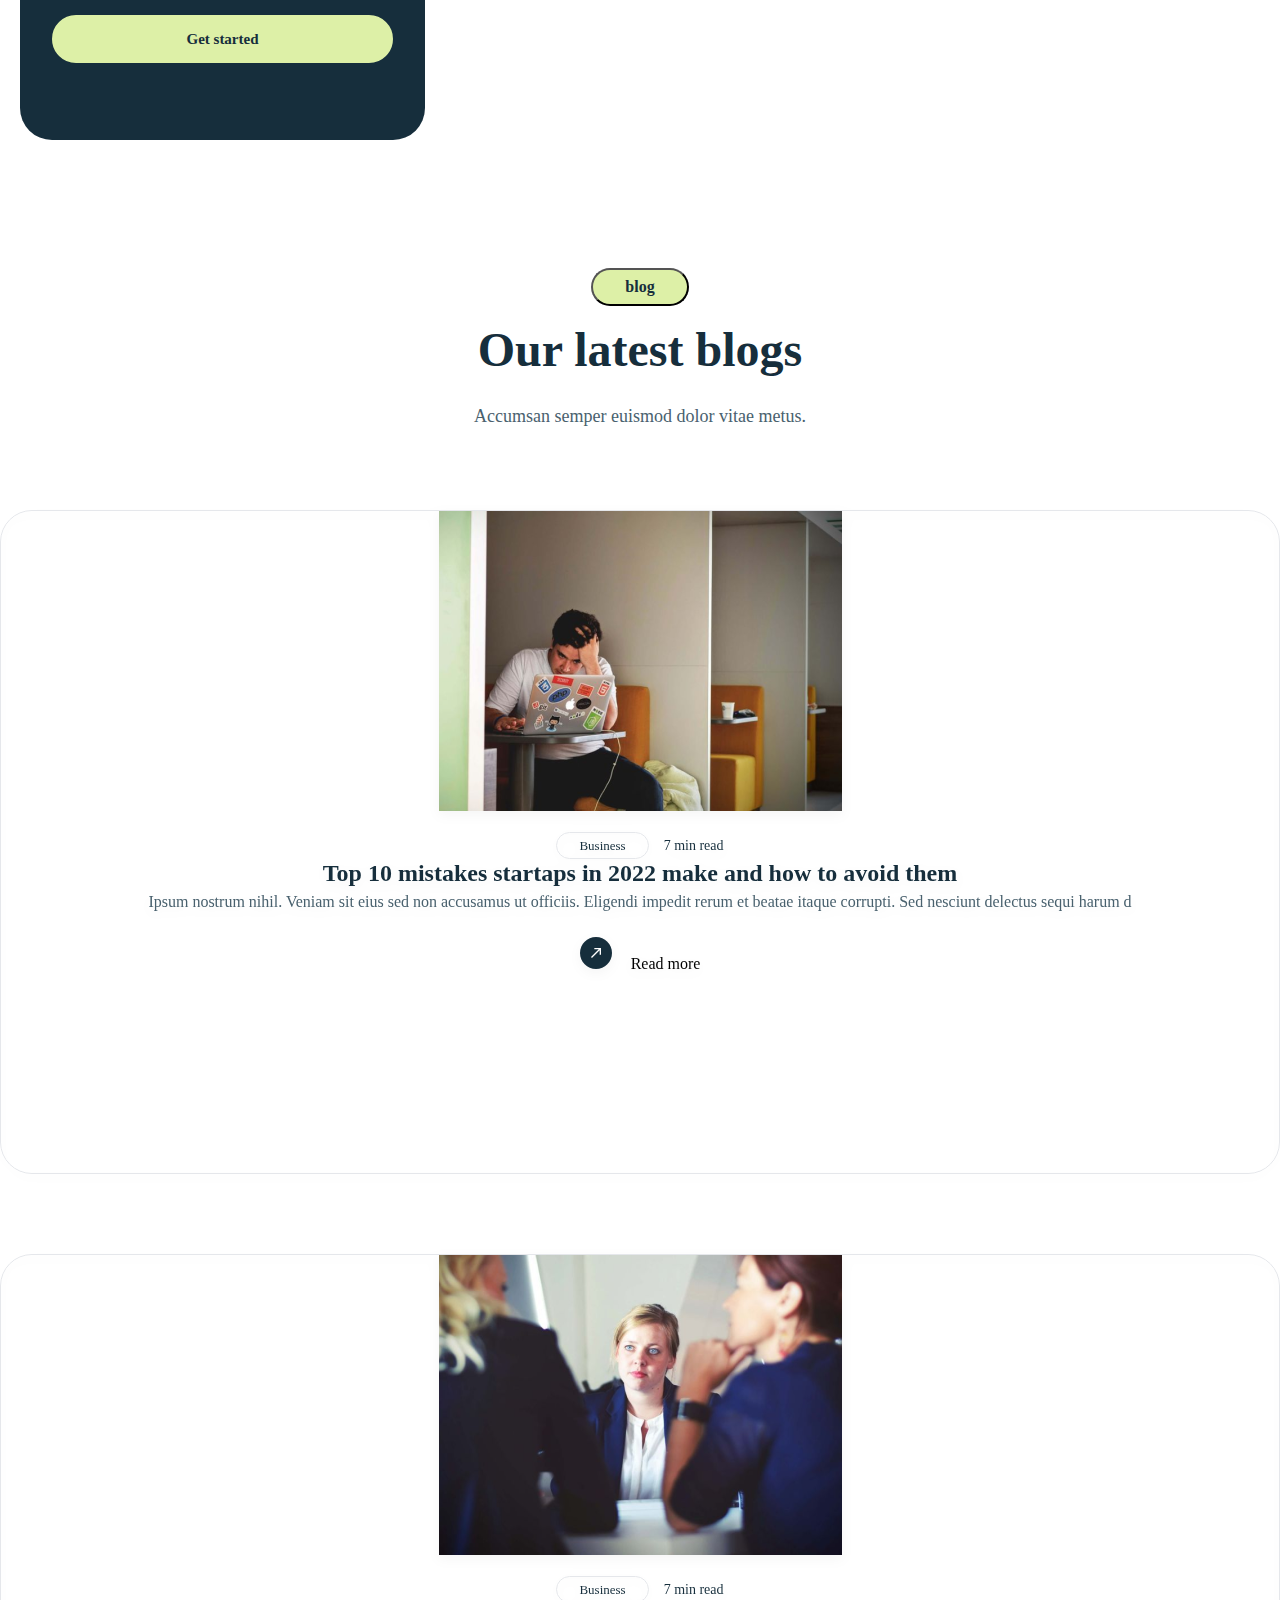
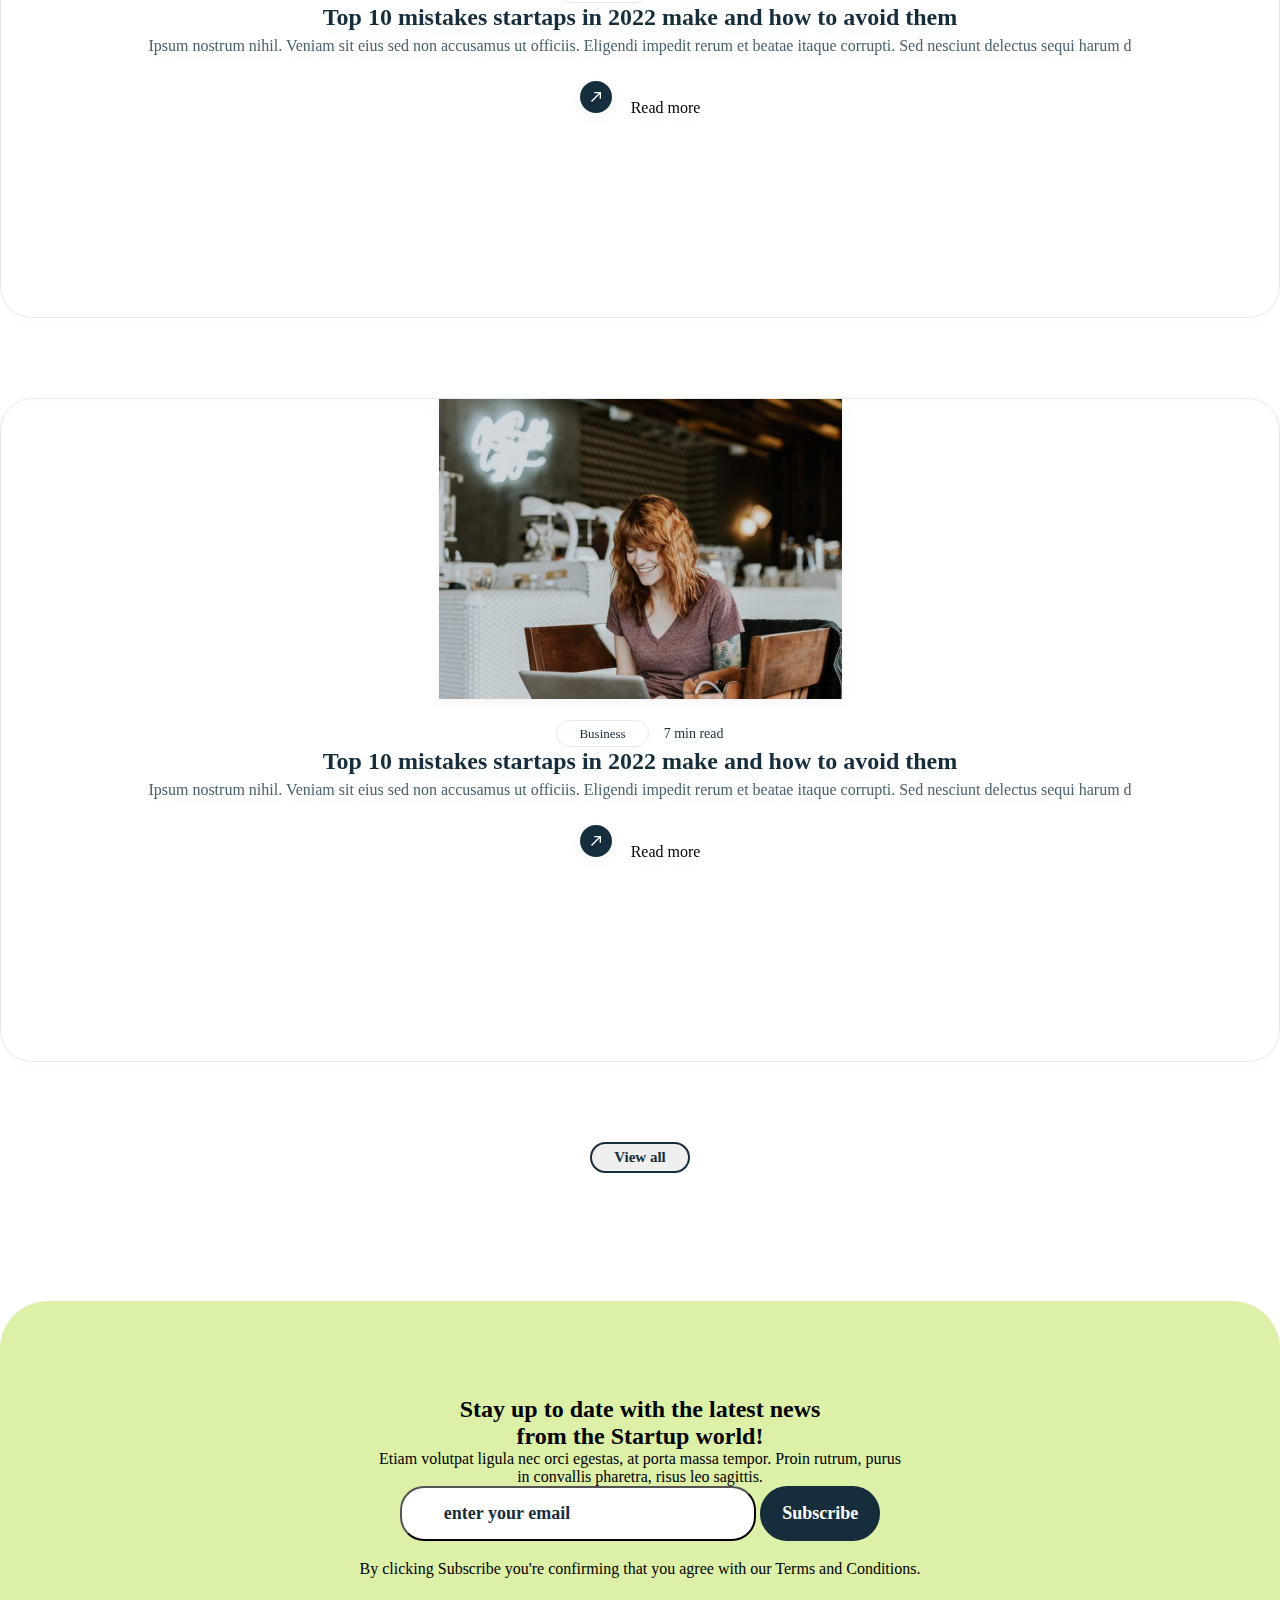
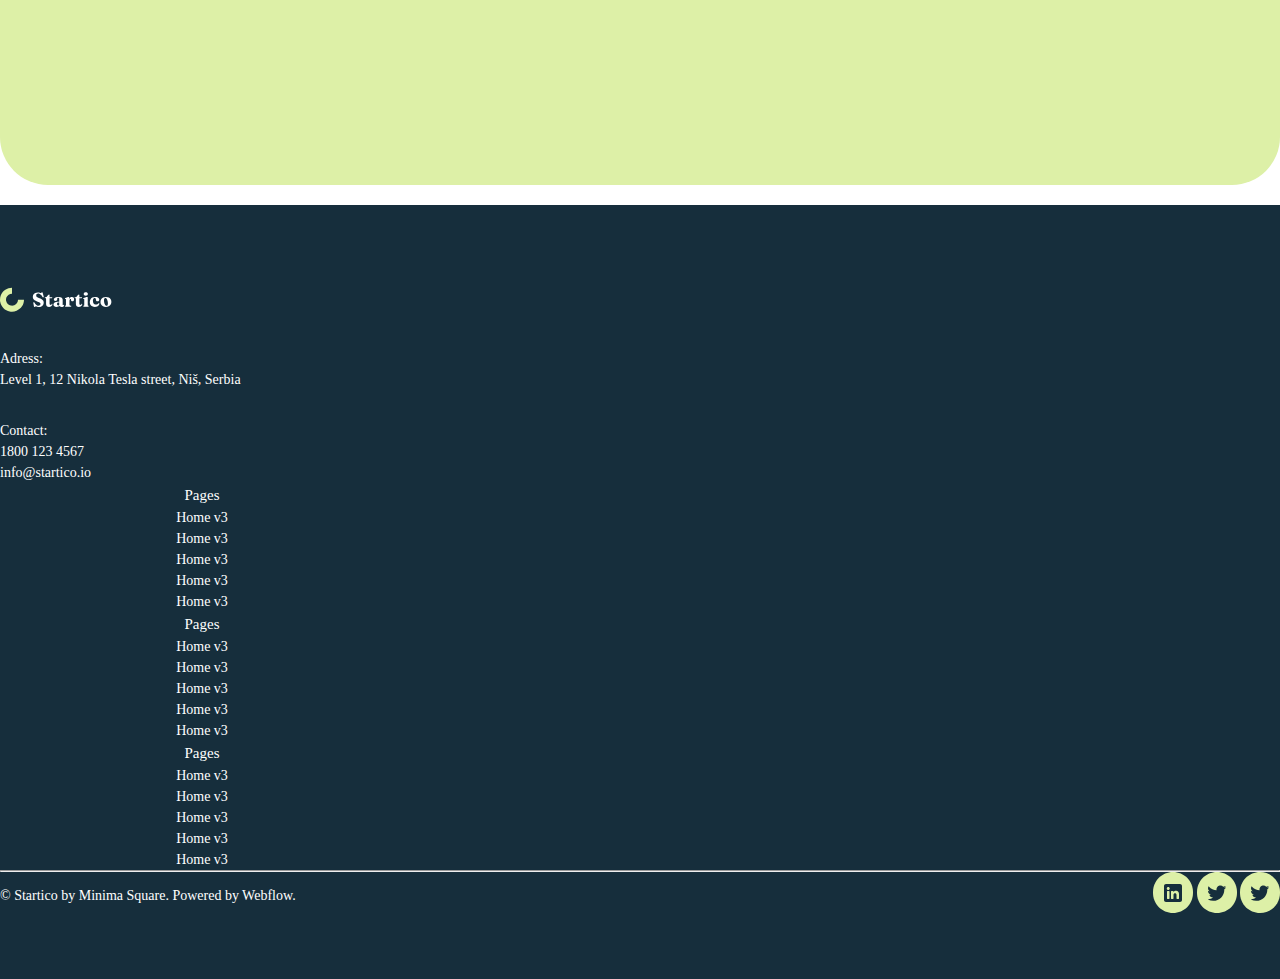
<file: prekt_4/index.html>
<!DOCTYPE html>
<html lang="en">

<head>
    <meta charset="UTF-8">
    <meta http-equiv="X-UA-Compatible" content="IE=edge">
    <meta name="viewport" content="width=device-width, initial-scale=1.0">
    <link rel="stylesheet" href="https://cdn.jsdelivr.net/npm/bootstrap@4.6.1/dist/css/bootstrap.min.css"
        integrity="sha384-zCbKRCUGaJDkqS1kPbPd7TveP5iyJE0EjAuZQTgFLD2ylzuqKfdKlfG/eSrtxUkn" crossorigin="anonymous">

    <script src="https://cdn.jsdelivr.net/npm/jquery@3.5.1/dist/jquery.slim.min.js"
        integrity="sha384-DfXdz2htPH0lsSSs5nCTpuj/zy4C+OGpamoFVy38MVBnE+IbbVYUew+OrCXaRkfj" crossorigin="anonymous">
    </script>
    <script src="https://cdn.jsdelivr.net/npm/bootstrap@4.6.1/dist/js/bootstrap.bundle.min.js"
        integrity="sha384-fQybjgWLrvvRgtW6bFlB7jaZrFsaBXjsOMm/tB9LTS58ONXgqbR9W8oWht/amnpF" crossorigin="anonymous">
    </script>
    <title>Starticon</title>
    <link rel="stylesheet" href="./styles/style.css">
</head>

<body>
    <header class="header">
        <h3>Explore all our services.</h3>
        <span><img src="./img/Vector (3).png" alt="img"></span>
    </header>


    <nav class="nav">

        <div class="logo">
            <img src="./img/IMAGE (5).png" alt="png">
        </div>

        <ul class="class_list">
            <li class="list_item">
                <a href="#" class="list_a active">Our Story</a>
            </li>
            <li class="list_item">
                <a href="#" class="list_a">Blog</a>
            </li>
            <li class="list_item">
                <a href="#" class="list_a">Contact</a>
            </li>
            <li class="list_item">
                <a href="#" class="list_a">Pricing</a>
            </li>
            <li class="list_item log_in">
                <a href="#" class="list_a ">Log in</a>
            </li>
            <li class="list_item try_for_fre">
                <a href="#" class="list_a" style="color: #FFFFFF;">Try for free</a>
            </li>
        </ul>

    </nav>


    <main class="main">
        <div class="main_top">
            <h1>Head start your business today!</h1>
            <p>Consectetur adipiscing elit. Integer sagittis quam magna, quis sollicitudin lorem ornare ut. Nulla et
                scelerisque mauris.</p>
            <div class="buttons">
                <button>
                    <span>Get started</span>
                </button>
                <span>Try for free <img src="./img/Vector (4).png" alt="png"></span>
            </div>
            <div class="logo_brend">
                <span><img src="./img/IMAGE (6).png" alt="logo_brend"></span>
                <span><img src="./img/IMAGE (7).png" alt="logo_brend"></span>
                <span><img src="./img/IMAGE (8).png" alt="logo_brend"></span>
                <span><img src="./img/IMAGE (9).png" alt="logo_brend"></span>

            </div>
            <div class="main_top_img">
                <div class="main_top_img_button">
                    <button>
                        <span>Watch Introduction</span>
                    </button>
                </div>
            </div>

        </div>
        <section class="main_grup">
            <div class="img">
                <img src="./img/Frame.png" alt="fd">
            </div>
            <div class="text_grup">
                <img src="./img/Frame (1).png" alt="Alt">
                <h3>Faster than ever before</h3>
                <p>Morbi tristique cursus diam, at viverra felis malesuada eu. Duis iaculis velit ac urna fermentum
                    interdum. Ut auctor vitae nisi eget varius. Phasellus rutrum pellentesque lectus pulvinar dapibus
                    aenean dui justro, tempus sed oido.</p>
                <div class="buuton">
                    <button><span>Get started</span></button><span>Try for free <img src="./img/IMAGE (11).png"
                            alt=""></span>
                </div>

            </div>

        </section>
        <section class="more">
            <div class="title_more">
                <h2>Building your very own Startup has <br> never been simpler</h2>
                <p>Aenean dui justo, tempus sed odio ut, convallis accumsan nunc. Phasellus mauris <br> sem, porta eu
                    turpis
                    vel, maximus condimentum turpis.</p>
            </div>

            <div class="container">
                <div class="row">
                    <div class="col-lg-4 col-md-6 col-sm-12">
                        <div class="box">
                            <img src="./img/IMAGE (12).png" alt="png">
                            <h3>Better results</h3>
                            <p>Vestibulum posuere odio id purus maximus, vel condimentum nunc tincidunt. Duis sit amet
                                vulputa.</p>
                        </div>
                    </div>
                    <div class="col-lg-4 col-md-6 col-sm-12">
                        <div class="box">
                            <img src="./img/IMAGE (12).png" alt="png">
                            <h3>Better results</h3>
                            <p>Vestibulum posuere odio id purus maximus, vel condimentum nunc tincidunt. Duis sit amet
                                vulputa.</p>
                        </div>
                    </div>
                    <div class="col-lg-4 col-md-6 col-sm-12">
                        <div class="box">
                            <img src="./img/IMAGE (12).png" alt="png">
                            <h3>Better results</h3>
                            <p>Vestibulum posuere odio id purus maximus, vel condimentum nunc tincidunt. Duis sit amet
                                vulputa.</p>
                        </div>
                    </div>
                </div>
                
            </div>
            <div class="clic">
                <button><span>Get started</span></button><span>Try for free <img src="./img/IMAGE (11).png"
                        alt=""></span>
            </div>
        </section>
        <section class="Abouts">



            <div class="item_1">
                <div class="text">
                    <button>Efficient</button>
                    <h3>Straight to the point</h3>
                    <p>Vivamus ante dolor, condimentum eget dignissim vitae,<br> malesuada sed urna. Aenean consequat
                        risus
                        tortor, quis porta.</p>
                </div>
                <div class="cards">
                    <div class="box">
                        <img src="./img/Frame111.png" alt="png">
                        <h3>No meetings</h3>
                        <p>Porta non eros. Ut finibus viverra neque, sed vestibulum tellus volutpat ac cras at massa.
                        </p>
                        <div class="buton">
                            <button>Get started</button><span>Try for free <img src="./img/Vector222.png"
                                    alt="png"></span>
                        </div>
                    </div>
                    <div class="box" style="margin-left:26px;">
                        <img src="./img/Frame333.png" alt="png">
                        <h3>24/7 customer support</h3>
                        <p>Porta non eros. Ut finibus viverra neque,<br> sed vestibulum tellus volutpat ac cras at
                            massa.
                        </p>

                    </div>
                </div>

            </div>
            <div class="item_2">
                <div class="skitka">
                    <div class="text_skitka">
                        <h4>74%</h4>
                        <span>Increased in productivity</span>
                    </div>
                    <img src="./img/Frame33.png" alt="fref">

                </div>
            </div>



        </section>
        <section class="profil">
            <div class="container">
                <div class="title">
                    <h2>A words from our customers</h2>
                    <span>Eu turpis vel, maximus condimentum turpis faucibus dictum accumsan.</span>
                </div>
                <div class="row">
                    <div class="col-lg-6 col-md-12 col-sm-12">
                        <div class="item_profil">
                            <span>
                                <img src="./img/yulduzchalar.png" alt="png">
                                <img src="./img/yulduzchalar.png" alt="png">
                                <img src="./img/yulduzchalar.png" alt="png">
                                <img src="./img/yulduzchalar.png" alt="png">
                                <img src="./img/yulduzchalar.png" alt="png">
                            </span>
                            <p>"Pellentesque sodales libero nulla, ac imperdiet ante tincidunt vel. Fusce auctor augue
                                sed massa finibus, et dictum sem mollis. In luctus convallis elit."
                            </p>
                            <div class="name">
                                <img src="./img/shaxs.png" alt="shaxs">
                                <div class="text">
                                    <p>Dana Hale</p>
                                    <span>UI/UX Designer, Iniry</span>
                                </div>
                            </div>
                        </div>
                    </div>
                    <div class="col-lg-6 col-md-12 col-sm-12" style="margin-top: 10px;">
                        <div class="item_profil">
                            <span>
                                <img src="./img/yulduzchalar.png" alt="png">
                                <img src="./img/yulduzchalar.png" alt="png">
                                <img src="./img/yulduzchalar.png" alt="png">
                                <img src="./img/yulduzchalar.png" alt="png">
                                <img src="./img/yulduzchalar.png" alt="png">
                            </span>
                            <p>"Pellentesque sodales libero nulla, ac imperdiet ante tincidunt vel. Fusce auctor augue
                                sed massa finibus, et dictum sem mollis. In luctus convallis elit."
                            </p>
                            <div class="name">
                                <img src="./img/shaxs.png" alt="shaxs">
                                <div class="text">
                                    <p>Dana Hale</p>
                                    <span>UI/UX Designer, Iniry</span>
                                </div>
                            </div>
                        </div>
                    </div>
                </div>
                <div class="row">
                    <div class="col-lg-6 col-md-12 col-sm-12">
                        <div class="item_profil">
                            <span>
                                <img src="./img/yulduzchalar.png" alt="png">
                                <img src="./img/yulduzchalar.png" alt="png">
                                <img src="./img/yulduzchalar.png" alt="png">
                                <img src="./img/yulduzchalar.png" alt="png">
                                <img src="./img/yulduzchalar.png" alt="png">
                            </span>
                            <p>"Pellentesque sodales libero nulla, ac imperdiet ante tincidunt vel. Fusce auctor augue
                                sed massa finibus, et dictum sem mollis. In luctus convallis elit."
                            </p>
                            <div class="name">
                                <img src="./img/shaxs.png" alt="shaxs">
                                <div class="text">
                                    <p>Dana Hale</p>
                                    <span>UI/UX Designer, Iniry</span>
                                </div>
                            </div>
                        </div>
                    </div>
                    <div class="col-lg-6 col-md-12 col-sm-12" style="margin-top: 10px;">
                        <div class="item_profil">
                            <span>
                                <img src="./img/yulduzchalar.png" alt="png">
                                <img src="./img/yulduzchalar.png" alt="png">
                                <img src="./img/yulduzchalar.png" alt="png">
                                <img src="./img/yulduzchalar.png" alt="png">
                                <img src="./img/yulduzchalar.png" alt="png">
                            </span>
                            <p>"Pellentesque sodales libero nulla, ac imperdiet ante tincidunt vel. Fusce auctor augue
                                sed massa finibus, et dictum sem mollis. In luctus convallis elit."
                            </p>
                            <div class="name">
                                <img src="./img/shaxs.png" alt="shaxs">
                                <div class="text">
                                    <p>Dana Hale</p>
                                    <span>UI/UX Designer, Iniry</span>
                                </div>
                            </div>
                        </div>
                    </div>
                </div>
                <div class="row">
                    <div class="col-lg-6 col-md-12 col-sm-12">
                        <div class="item_profil">
                            <span>
                                <img src="./img/yulduzchalar.png" alt="png">
                                <img src="./img/yulduzchalar.png" alt="png">
                                <img src="./img/yulduzchalar.png" alt="png">
                                <img src="./img/yulduzchalar.png" alt="png">
                                <img src="./img/yulduzchalar.png" alt="png">
                            </span>
                            <p>"Pellentesque sodales libero nulla, ac imperdiet ante tincidunt vel. Fusce auctor augue
                                sed massa finibus, et dictum sem mollis. In luctus convallis elit."
                            </p>
                            <div class="name">
                                <img src="./img/shaxs.png" alt="shaxs">
                                <div class="text">
                                    <p>Dana Hale</p>
                                    <span>UI/UX Designer, Iniry</span>
                                </div>
                            </div>
                        </div>
                    </div>
                    <div class="col-lg-6 col-md-12 col-sm-12" style="margin-top: 10px;">
                        <div class="item_profil">
                            <span>
                                <img src="./img/yulduzchalar.png" alt="png">
                                <img src="./img/yulduzchalar.png" alt="png">
                                <img src="./img/yulduzchalar.png" alt="png">
                                <img src="./img/yulduzchalar.png" alt="png">
                                <img src="./img/yulduzchalar.png" alt="png">
                            </span>
                            <p>"Pellentesque sodales libero nulla, ac imperdiet ante tincidunt vel. Fusce auctor augue
                                sed massa finibus, et dictum sem mollis. In luctus convallis elit."
                            </p>
                            <div class="name">
                                <img src="./img/shaxs.png" alt="shaxs">
                                <div class="text">
                                    <p>Dana Hale</p>
                                    <span>UI/UX Designer, Iniry</span>
                                </div>
                            </div>
                        </div>
                    </div>
                </div>

            </div>
        </section>
        <section class="Pricing">
            <div class="title">
                <button>Pricing</button>
                <h4>Pricing plans</h4>
                <p>Suspendisse mattis porttitor gravida et malesuada fames.</p>
            </div>

            <div class="container">
                <div class="row">
                    <div class="col-lg-4 col-md-6 col-sm-12">
                        <div class="box_three ee">
                            <p class="img">
                                <img src="./img/price.png" alt="png">
                            </p>
                            <div class="basic">
                                <span>Basic plan</span><br>
                                <span class="span">
                                    $19</span><sub class="mo">/mo</sub>
                                <br>
                                <span>or $199 yearly</span>
                            </div>
                            <hr>
                            <span>Includes:</span>
                            <p class="jjj">
                                <img src="./img/Rectangle22.png" alt="png">
                                <span>Vestibulum posuere odio</span>
                            </p>
                            <p class="jjj">
                                <img src="./img/Rectangle22.png" alt="png">
                                <span>Vestibulum posuere odio</span>
                            </p>
                            <p class="jjj">
                                <img src="./img/Rectangle22.png" alt="png">
                                <span>Vestibulum posuere odio</span>
                            </p>
                            <button>
                                <span>Get started</span>
                            </button>

                        </div>


                        <div>







                        </div>
                    </div>
                    <div class="col-lg-4 col-md-6 col-sm-12">
                        <div class="box_three cii">
                            <p class="img">
                                <img src="./img/image 7.svg" alt="png">
                            </p>
                            <div class="basic" style="color: black;">
                                <span style="color: black;">Basic plan</span><br>
                                <span class="span" style="color: black;">
                                    $19</span><sub class="mo" style="color: black;">/mo</sub>
                                <br>
                                <span style="color: black;">or $199 yearly</span>
                            </div>
                            <hr>
                            <span class="color" style="color: black;">Includes:</span>
                            <p class="jjj">
                                <img src="./img/Rectangle.svg" alt="png">
                                <span style="color: black;">Vestibulum posuere odio</span>
                            </p>
                            <p class="jjj">
                                <img src="./img/Rectangle.svg" alt="png">
                                <span style="color: black;">Vestibulum posuere odio</span>
                            </p>
                            <p class="jjj">
                                <img src="./img/Rectangle.svg" alt="png">
                                <span style="color: black;">Vestibulum posuere odio</span>
                            </p>
                            <button style="background: #162E3C;
                            border: 2px solid #162E3C;
                            border-radius: 64px;     margin: 202px 0;">
                                <span style="color: #fff;">Get started</span>
                            </button>
                        </div>
                        <div>
                        </div>
                    </div>
                    <div class="col-lg-4 col-md-6 col-sm-12">
                        <div class="box_three iic">
                            <p class="img">
                                <img src="./img/price.png" alt="png">
                            </p>
                            <div class="basic">
                                <span>Basic plan</span><br>
                                <span class="span">
                                    $19</span><sub class="mo">/mo</sub>
                                <br>
                                <span>or $199 yearly</span>
                            </div>
                            <hr>
                            <span>Includes:</span>
                            <p class="jjj">
                                <img src="./img/Rectangle22.png" alt="png">
                                <span>Vestibulum posuere odio</span>
                            </p>
                            <p class="jjj">
                                <img src="./img/Rectangle22.png" alt="png">
                                <span>Vestibulum posuere odio</span>
                            </p>
                            <p class="jjj">
                                <img src="./img/Rectangle22.png" alt="png">
                                <span>Vestibulum posuere odio</span>
                            </p>
                            <button>
                                <span>Get started</span>
                            </button>

                        </div>
                        <div>
                        </div>
                    </div>
                </div>
            </div>
        </section>
        <section class="blogs">
            <div class="container">
                <div class="blog_title">
                    <button>
                        <span>blog</span>
                    </button>
                    <h2>Our latest blogs</h2>
                    <p>Accumsan semper euismod dolor vitae metus.</p>

                </div>
                <div class="row">
                    <div class="col-lg-4 col-md-6 col-sm-12">
                        <div class="blog_item">
                            <div class="img">

                            </div>
                            <div class="btn">
                                <span class="busnes">Business</span><span class="red">7 min read</span>
                            </div>
                            <h2>Top 10 mistakes startaps in 2022 make and how to avoid them</h2>
                            <p>Ipsum nostrum nihil. Veniam sit eius sed non accusamus ut officiis. Eligendi impedit
                                rerum et beatae itaque corrupti. Sed nesciunt delectus sequi harum d</p>
                            <div class="fav_icon">
                                <img src="./img/sssssss.svg" alt="svg">
                                <span>Read more</span>
                            </div>
                        </div>
                    </div>
                    <div class="col-lg-4 col-md-6 col-sm-12">
                        <div class="blog_item">
                            <div class="img1"></div>
                            <div class="btn">
                                <span class="busnes">Business</span><span class="red">7 min read</span>
                            </div>
                            <h2>Top 10 mistakes startaps in 2022 make and how to avoid them</h2>
                            <p>Ipsum nostrum nihil. Veniam sit eius sed non accusamus ut officiis. Eligendi impedit
                                rerum et beatae itaque corrupti. Sed nesciunt delectus sequi harum d</p>
                            <div class="fav_icon">
                                <img src="./img/sssssss.svg" alt="svg">
                                <span>Read more</span>
                            </div>
                        </div>
                    </div>
                    <div class="col-lg-4 col-md-6 col-sm-12">
                        <div class="blog_item">
                            <div class="img2"></div>
                            <div class="btn">
                                <span class="busnes">Business</span><span class="red">7 min read</span>
                            </div>
                            <h2>Top 10 mistakes startaps in 2022 make and how to avoid them</h2>
                            <p>Ipsum nostrum nihil. Veniam sit eius sed non accusamus ut officiis. Eligendi impedit
                                rerum et beatae itaque corrupti. Sed nesciunt delectus sequi harum d</p>
                            <div class="fav_icon">
                                <img src="./img/sssssss.svg" alt="svg">
                                <span>Read more</span>
                            </div>
                        </div>
                    </div>
                </div>
                <div class="button_blog">
<button>
    <span>View all</span>
</button>
                </div>
            </div>
        </section>
        <section class="container startup">
            <div class="title">
<h2>Stay up to date with the latest news <br> from the Startup world!</h2>
<p>Etiam volutpat ligula nec orci egestas, at porta massa tempor. Proin rutrum, purus <br> in convallis pharetra, risus leo sagittis.</p>
<div class="email">
    <button class="enter">
        <span class="enter_span">enter your email</span>
    </button>
    <button class="butt">
        <span class="bttn">Subscribe</span>
    </button>


</div>
<p class="startap_button"> By clicking Subscribe you're confirming that you agree with our Terms and Conditions.</p>
            </div>
        </section>
    </main>


    <footer class="footer">
<div class="container">
<div class="row">
    <div class="col-lg-3 col-md-4 col-sm-12">
        <div class="box_1">
            <img src="./img/foter_logo.svg" alt="logo">
            <p>Adress: <br> Level 1, 12 Nikola Tesla street, Niš, Serbia</p>
            <p>
                Contact: <br>
                1800 123 4567 <br>
                info@startico.io <br>
            </p>
        </div>
       </div>
       <div class="col-lg-3 col-md-4 col-sm-12">
        <div class="box">
            <ul>
                <li><h3>Pages</h3></li>
                <li><a href="#">Home v3</a></li>
                <li><a href="#">Home v3</a></li>
                <li><a href="#">Home v3</a></li>
                <li><a href="#">Home v3</a></li>
                <li><a href="#">Home v3</a></li>
            </ul>
        </div>
    
       </div>
       <div class="col-lg-3 col-md-4 col-sm-12">
        <div class="box">
            <ul>
                <li><h3>Pages</h3></li>
                <li><a href="#">Home v3</a></li>
                <li><a href="#">Home v3</a></li>
                <li><a href="#">Home v3</a></li>
                <li><a href="#">Home v3</a></li>
                <li><a href="#">Home v3</a></li>
            </ul>
        </div>
    
       </div>
       <div class="col-lg-3 col-md-4 col-sm-12">
        <div class="box">
            <ul>
                <li><h3>Pages</h3></li>
                <li><a href="#">Home v3</a></li>
                <li><a href="#">Home v3</a></li>
                <li><a href="#">Home v3</a></li>
                <li><a href="#">Home v3</a></li>
                <li><a href="#">Home v3</a></li>
            </ul>
        </div>
    
       </div>
</div><hr>
<div class="foter_bottom">
    <p>© Startico by
        Minima Square. Powered by Webflow.
    </p>
    <p>
        <span><img src="./img/hrff.svg" alt="sss"></span>
        <span><img src="./img/twitter.svg" alt="sss"></span>
        <span><img src="./img/twitter.svg" alt="sss"></span>
    </p>
</div>
   </div>
   

    </footer>
</body>

</html>
</file>
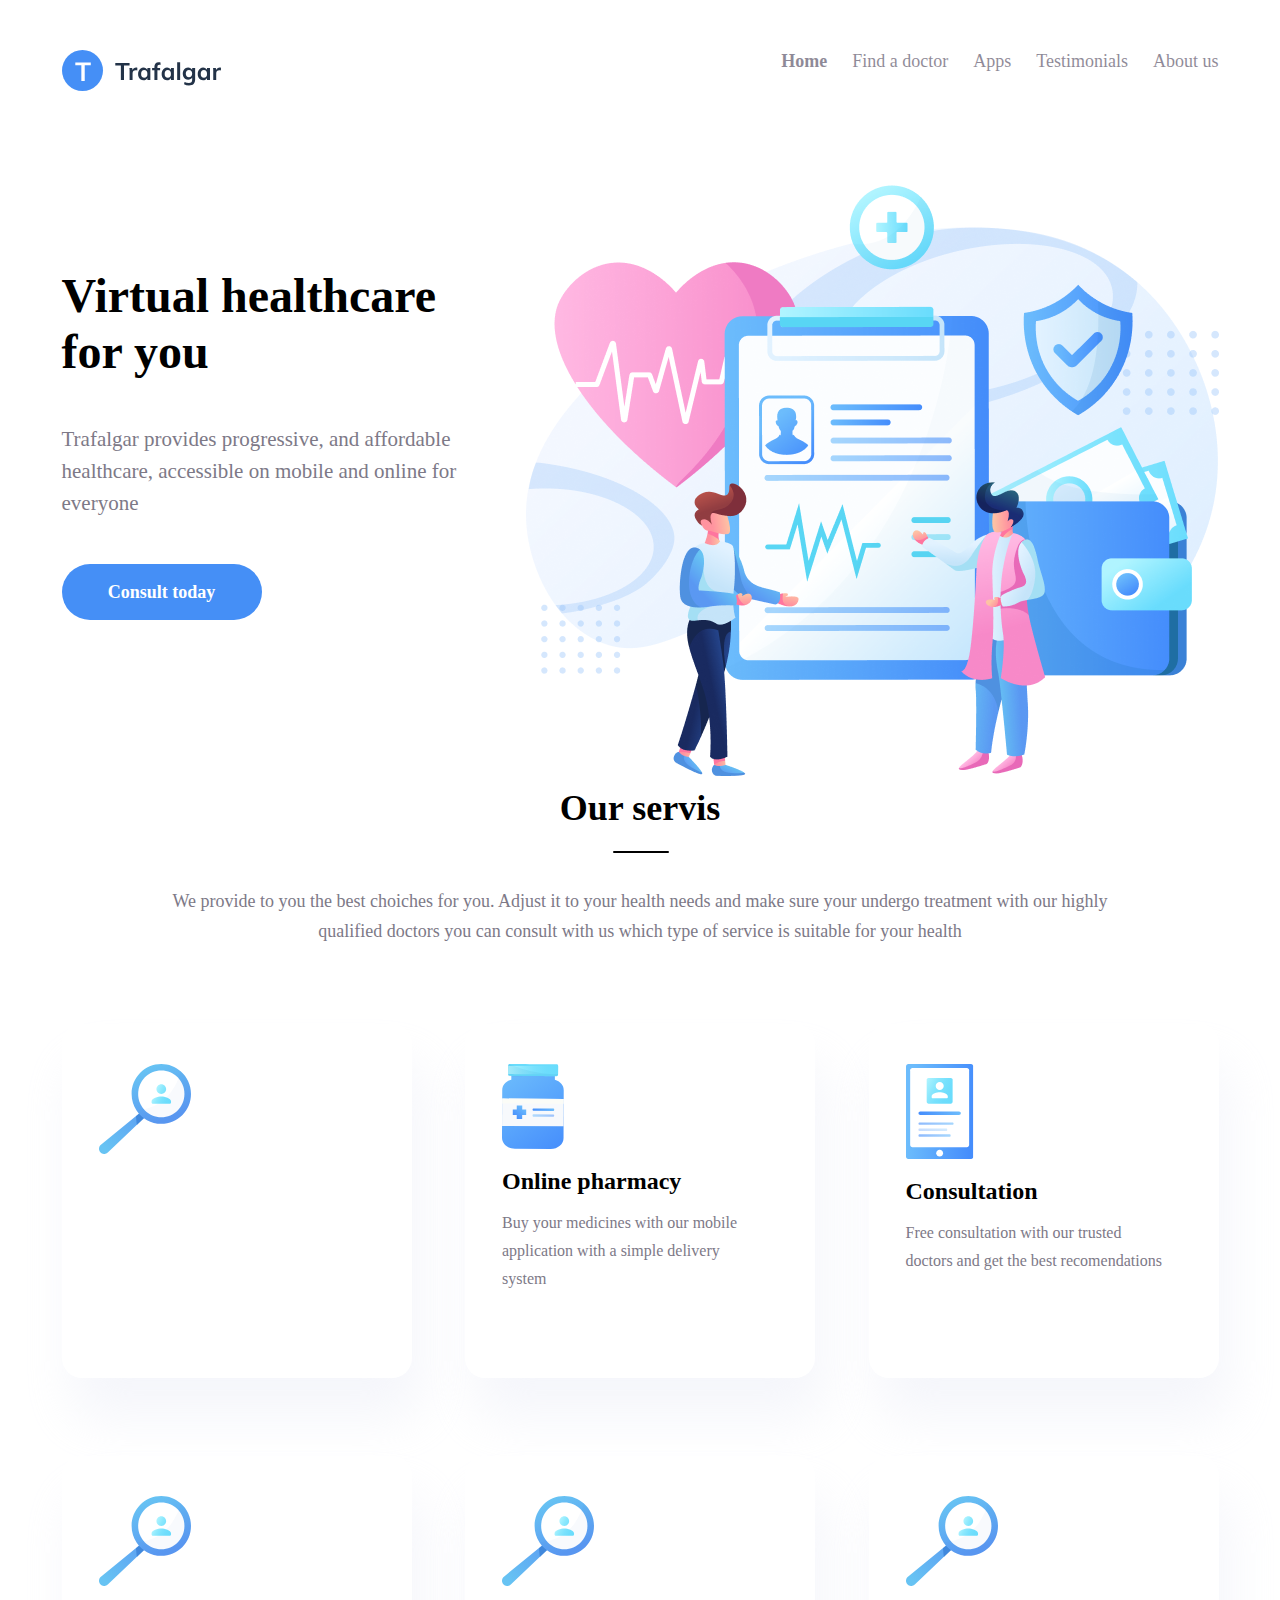
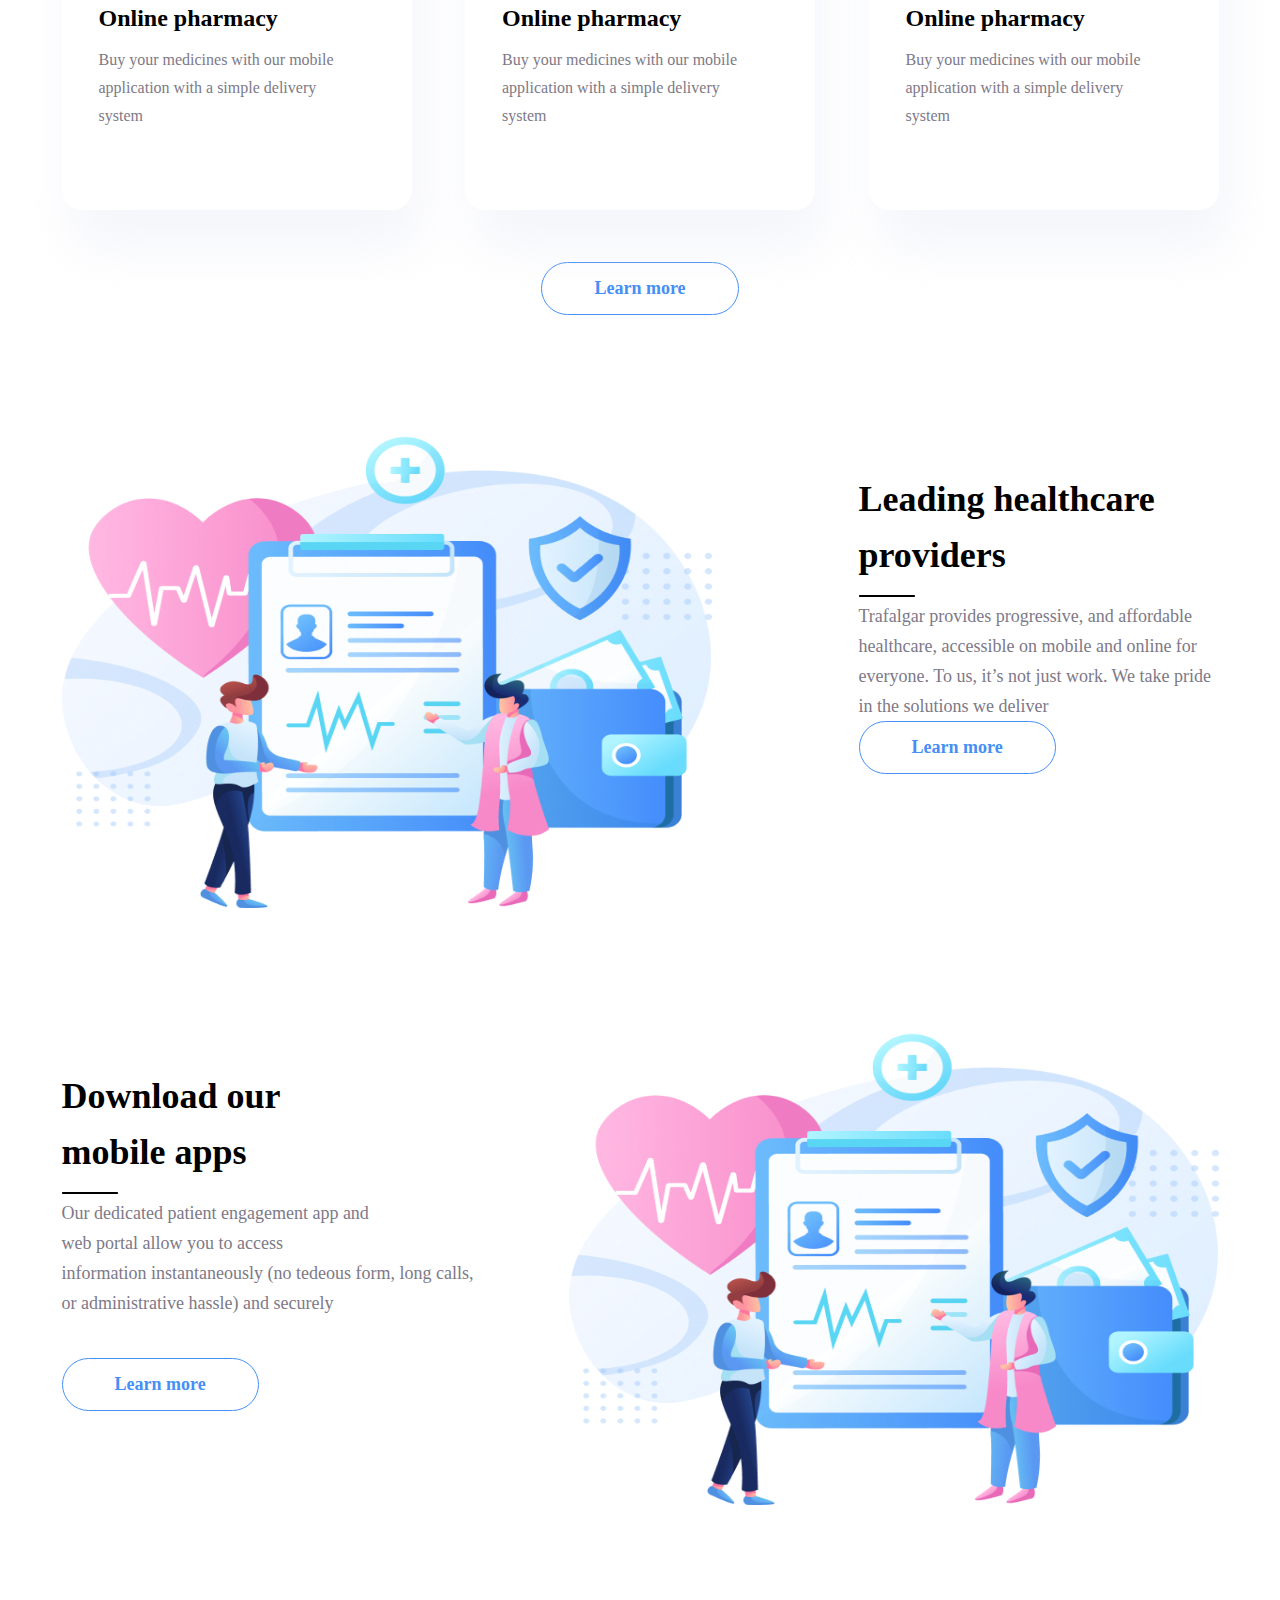
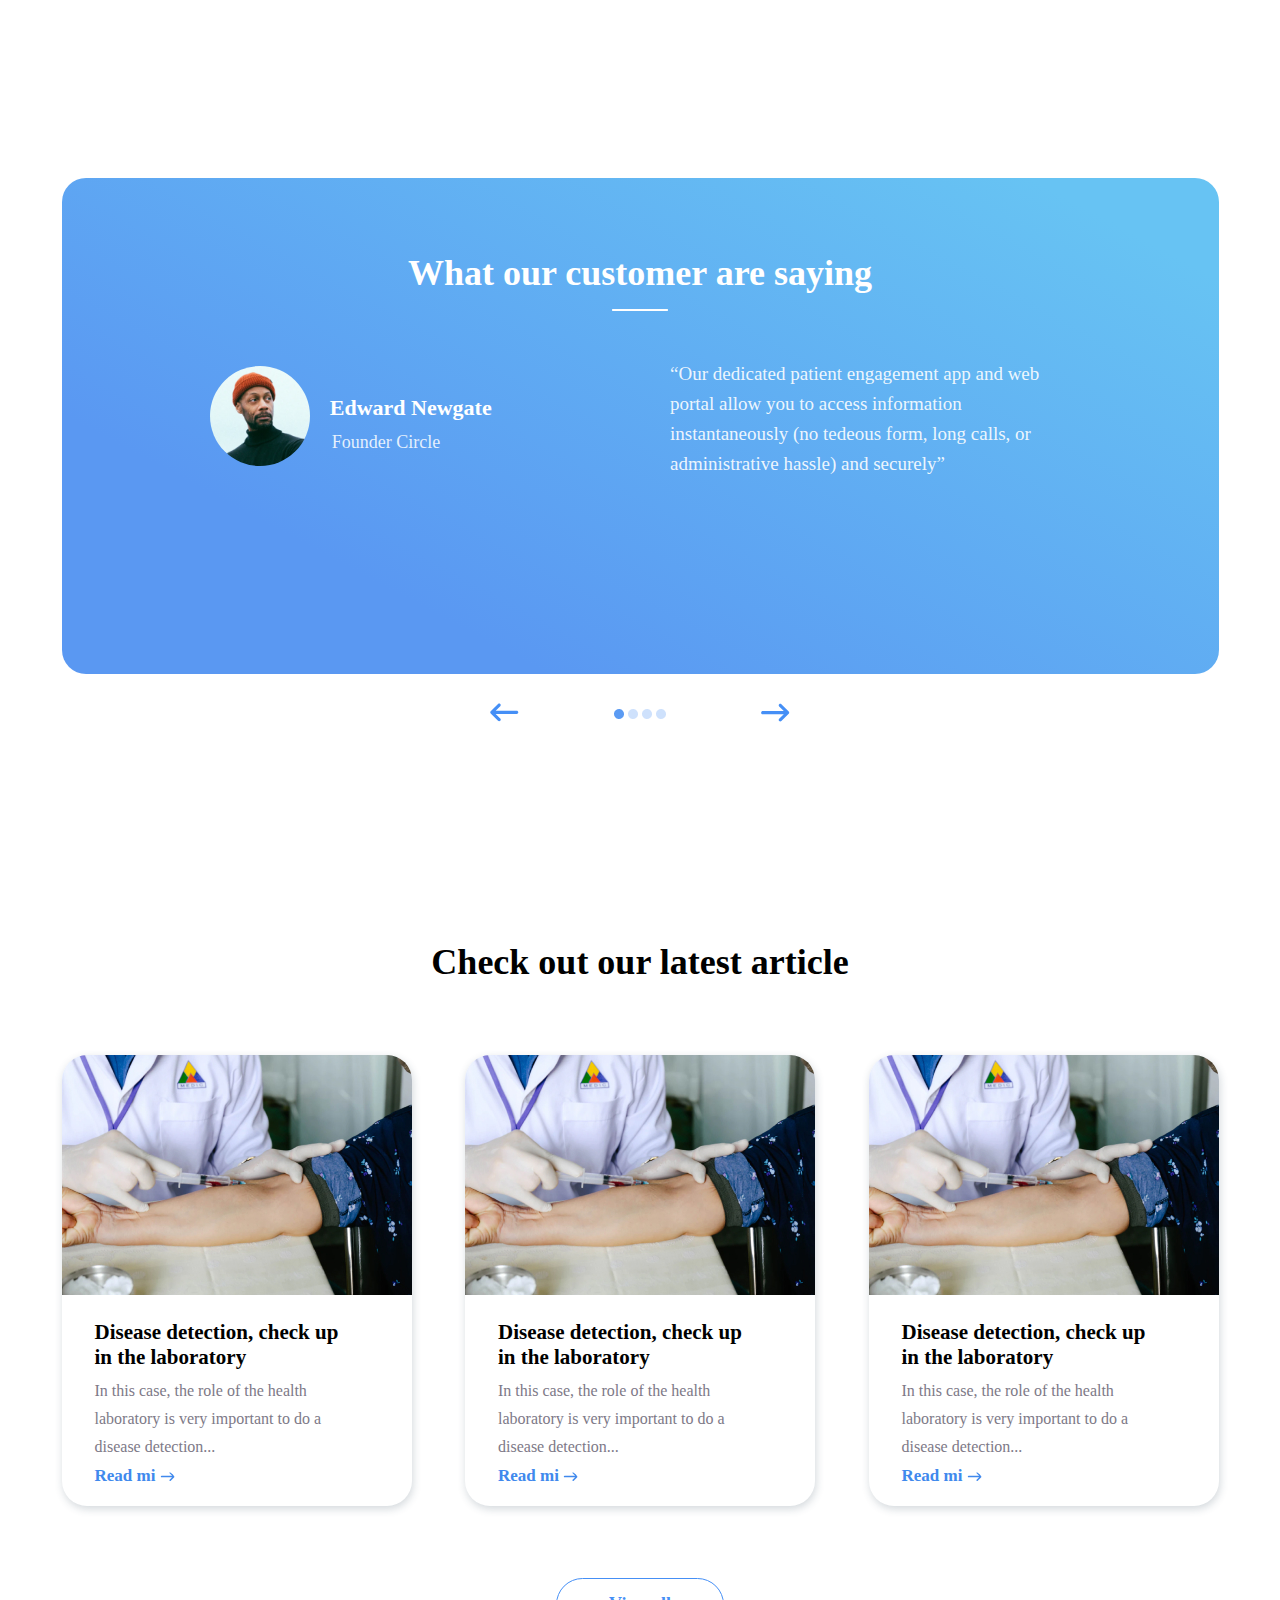
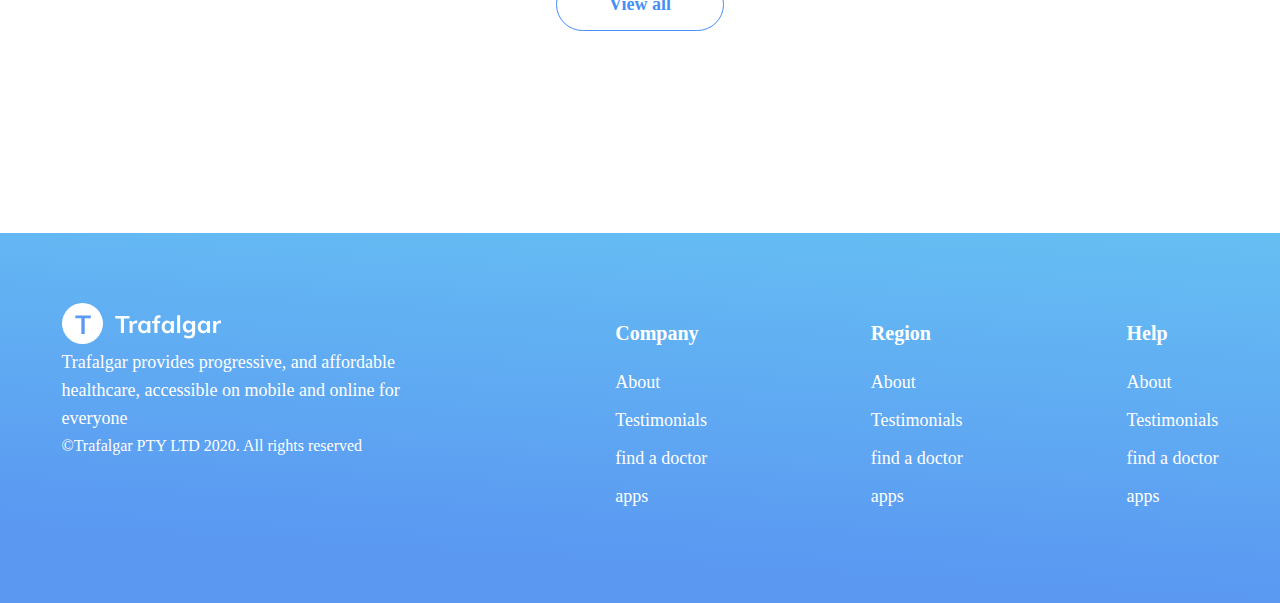
<file: prekt_5/index.html>
<!DOCTYPE html>
<html lang="en">

<head>
    <meta charset="UTF-8" />
    <meta http-equiv="X-UA-Compatible" content="IE=edge" />
    <meta name="viewport" content="width=device-width, initial-scale=1.0" />
    <link rel="stylesheet" href="./main.css" />
    <title>Practise lesson 6</title>
</head>

<body>
    <header class="header">
        <div class="container">
            <nav>
                <div class="logo">
                    <img src="./images/logo.svg" alt="logo" />
                </div>
                <ul>
                    <li><a class="aktiv" href="#">Home</a></li>
                    <li><a href="#">Find a doctor</a></li>
                    <li><a href="#">Apps </a></li>
                    <li><a href="#"> Testimonials</a></li>
                    <li><a href="#">About us </a></li>
                </ul>
            </nav>
        </div>
    </header>
    <main class="main">
        <div class="container">
            <div class="qorbobo">
                <div class="item1">
                    <h1>Virtual healthcare for you</h1>
                    <p>
                        Trafalgar provides progressive, and affordable healthcare,
                        accessible on mobile and online for everyone
                    </p>
                    <button><span>Consult today</span></button>
                </div>
                <div class="item2">
                    <img src="./images/heroimage.png" alt="hero" />
                </div>
            </div>
            <div class="our_server">
                <div class="title">
                    <h3>Our servis</h3>
                    <img src="./images/Rectangle 2.svg" alt="svg" />
                    <p>
                        We provide to you the best choiches for you. Adjust it to your
                        health needs and make sure your undergo treatment with our highly
                        qualified doctors you can consult with us which type of service is
                        suitable for your health
                    </p>
                </div>
                <div class="our_server_box">
                    <div class="box_item">
                        <img src="./images/lupa.svg" alt="lupa" />
                    </div>
                    <div class="box_item">
                        <img src="./images/online-farmacy.svg" alt="farmacy" />
                        <h4>Online pharmacy</h4>
                        <p>
                            Buy your medicines with our mobile application with a simple
                            delivery system
                        </p>
                    </div>
                    <div class="box_item">
                        <img src="./images/consultation.svg" alt="consultation" />
                        <h4>Consultation</h4>
                        <p>
                            Free consultation with our trusted doctors and get the best
                            recomendations
                        </p>
                    </div>
                </div>
                <div class="our_server_box">
                    <div class="box_item">
                        <img src="./images/lupa.svg" alt="lupa" />
                        <h4>Online pharmacy</h4>
                        <p>
                            Buy your medicines with our mobile application with a simple
                            delivery system
                        </p>
                    </div>
                    <div class="box_item">
                        <img src="./images/lupa.svg" alt="lupa" />
                        <h4>Online pharmacy</h4>
                        <p>
                            Buy your medicines with our mobile application with a simple
                            delivery system
                        </p>
                    </div>
                    <div class="box_item">
                        <img src="./images/lupa.svg" alt="lupa" />
                        <h4>Online pharmacy</h4>
                        <p>
                            Buy your medicines with our mobile application with a simple
                            delivery system
                        </p>
                    </div>
                </div>
                <div class="button">
                    <button style="background: transparent;"><span>Learn more</span></button>
                </div>
            </div>
            <section class="prodivers">
                <div class="card1">
                    <img src="./images/heroimage.png" alt="daADwe">
                </div>

                <div class="card2">
                    <h2 style="margin-left: 147px;">Leading healthcare providers</h2>
                    <img style="margin-left: 147px;" src="./images/Rectangle 11.png" alt="img">
                    <p style="margin-left: 147px;">Trafalgar provides progressive, and affordable healthcare, accessible
                        on mobile and online for everyone. To us, it’s not just work. We take pride
                        in the solutions we deliver</p>
                    <button style="margin-left: 147px;"><span>Learn more</span></button>
                </div>

            </section>
            <section class="prodivers">
                <div class="card2">
                    <h2 style="margin-right: 237px; background: transparent;"> Download our <br>
                        mobile apps</h2>
                    <img src="./images/Rectangle 11.png" alt="img">
                    <p style="margin-right: 71px;">Our dedicated patient engagement app and <br>
                        web portal allow you to access <br> information instantaneously (no tedeous form, long calls,
                        <br>
                        or administrative hassle) and securely</p>
                    <button style="margin-top: 40px;"><span>Learn more</span></button>
                </div>
                <div class="card1">
                    <img src="./images/heroimage.png" height="434px" alt="daADwe">
                </div>



            </section>
            <section class="customer">
                <div class="title">
                    <h2>What our customer are saying</h2>
                    <img src="./images/Rectangle 17.png" alt="pong">
                </div>
                <div class="profil">
                    <div class="cards">
                        <img src="./images/image 1.png" alt="png">
                        <div class="text">
                            <h3>Edward Newgate</h3>
                            <span>Founder Circle</span>
                        </div>
                    </div>
                    <div class="cards">
                        <p>“Our dedicated patient engagement app and
                            web portal allow you to access information instantaneously (no tedeous form, long calls,
                            or administrative hassle) and securely”</p>
                    </div>
                </div>
            </section>
            <section class="profil_bottom">
                <span>
                    <img src="./images/Vector.svg" alt="svg">
                </span>
                <span>
                    <img src="./images/Ellipse 5.png" alt="spg">
                    <img src="./images/Ellipse 3.png" alt="svg">
                    <img src="./images/Ellipse 3.png" alt="svg">
                    <img src="./images/Ellipse 3.png" alt="svg">
                </span>
                <span>
                    <img src="./images/Vector (1).svg" alt="spg">
                </span>
            </section>
            <section class="check_out">
                <h2>Check out our latest article</h2>
                <div class="portfol">
                    <div class="item_port">
                        <img src="./images/image 2.jpg" alt="img">
                        <h3>Disease detection, check
                            up in the laboratory</h3>
                        <p>In this case, the role of the health laboratory is very important to do
                            a disease detection...</p>
                        <span>Read mi <img src="./images/Vector (5).png" alt="png"></span>
                    </div>
                    <div class="item_port">
                        <img src="./images/image 2.jpg" alt="img">
                        <h3>Disease detection, check
                            up in the laboratory</h3>
                        <p>In this case, the role of the health laboratory is very important to do
                            a disease detection...</p>
                        <span>Read mi <img src="./images/Vector (5).png" alt="png"></span>
                    </div>
                    <div class="item_port">
                        <img src="./images/image 2.jpg" alt="img">
                        <h3>Disease detection, check
                            up in the laboratory</h3>
                        <p>In this case, the role of the health laboratory is very important to do
                            a disease detection...</p>
                        <span>Read mi <img src="./images/Vector (5).png" alt="png"></span>
                    </div>
                </div>
            </section>
            <section class="check_bottom">
                <button>
                    <span>View all</span>
                </button>
            </section>
        </div>
    </main>
    <footer class="footer">

        <div class="foter_menu">
            <div class="container">
                <div class="row">
                    <div class="col_1">
                        <img src="./images/Group 7.svg" alt="logo">
                        <p>Trafalgar provides progressive, and affordable healthcare, accessible on mobile and online
                            for everyone</p>
                        <span>©Trafalgar PTY LTD 2020. All rights reserved</span>
                    </div>
                    <div class="col">
                        <h4>Company</h4>
                        <span>About</span><br>
                        <span>Testimonials</span><br>
                        <span>find a doctor</span><br>
                        <span>apps</span><br>
                    </div>
                    <div class="col">
                        <h4>Region</h4>
                        <span>About</span><br>
                        <span>Testimonials</span><br>
                        <span>find a doctor</span><br>
                        <span>apps</span><br>
                    </div>
                    <div class="col">
                        <h4>Help</h4>
                        <span>About</span><br>
                        <span>Testimonials</span><br>
                        <span>find a doctor</span><br>
                        <span>apps</span><br>
                    </div>


                </div>
            </div>
        </div>

    </footer>

</body>

</html>
</file>
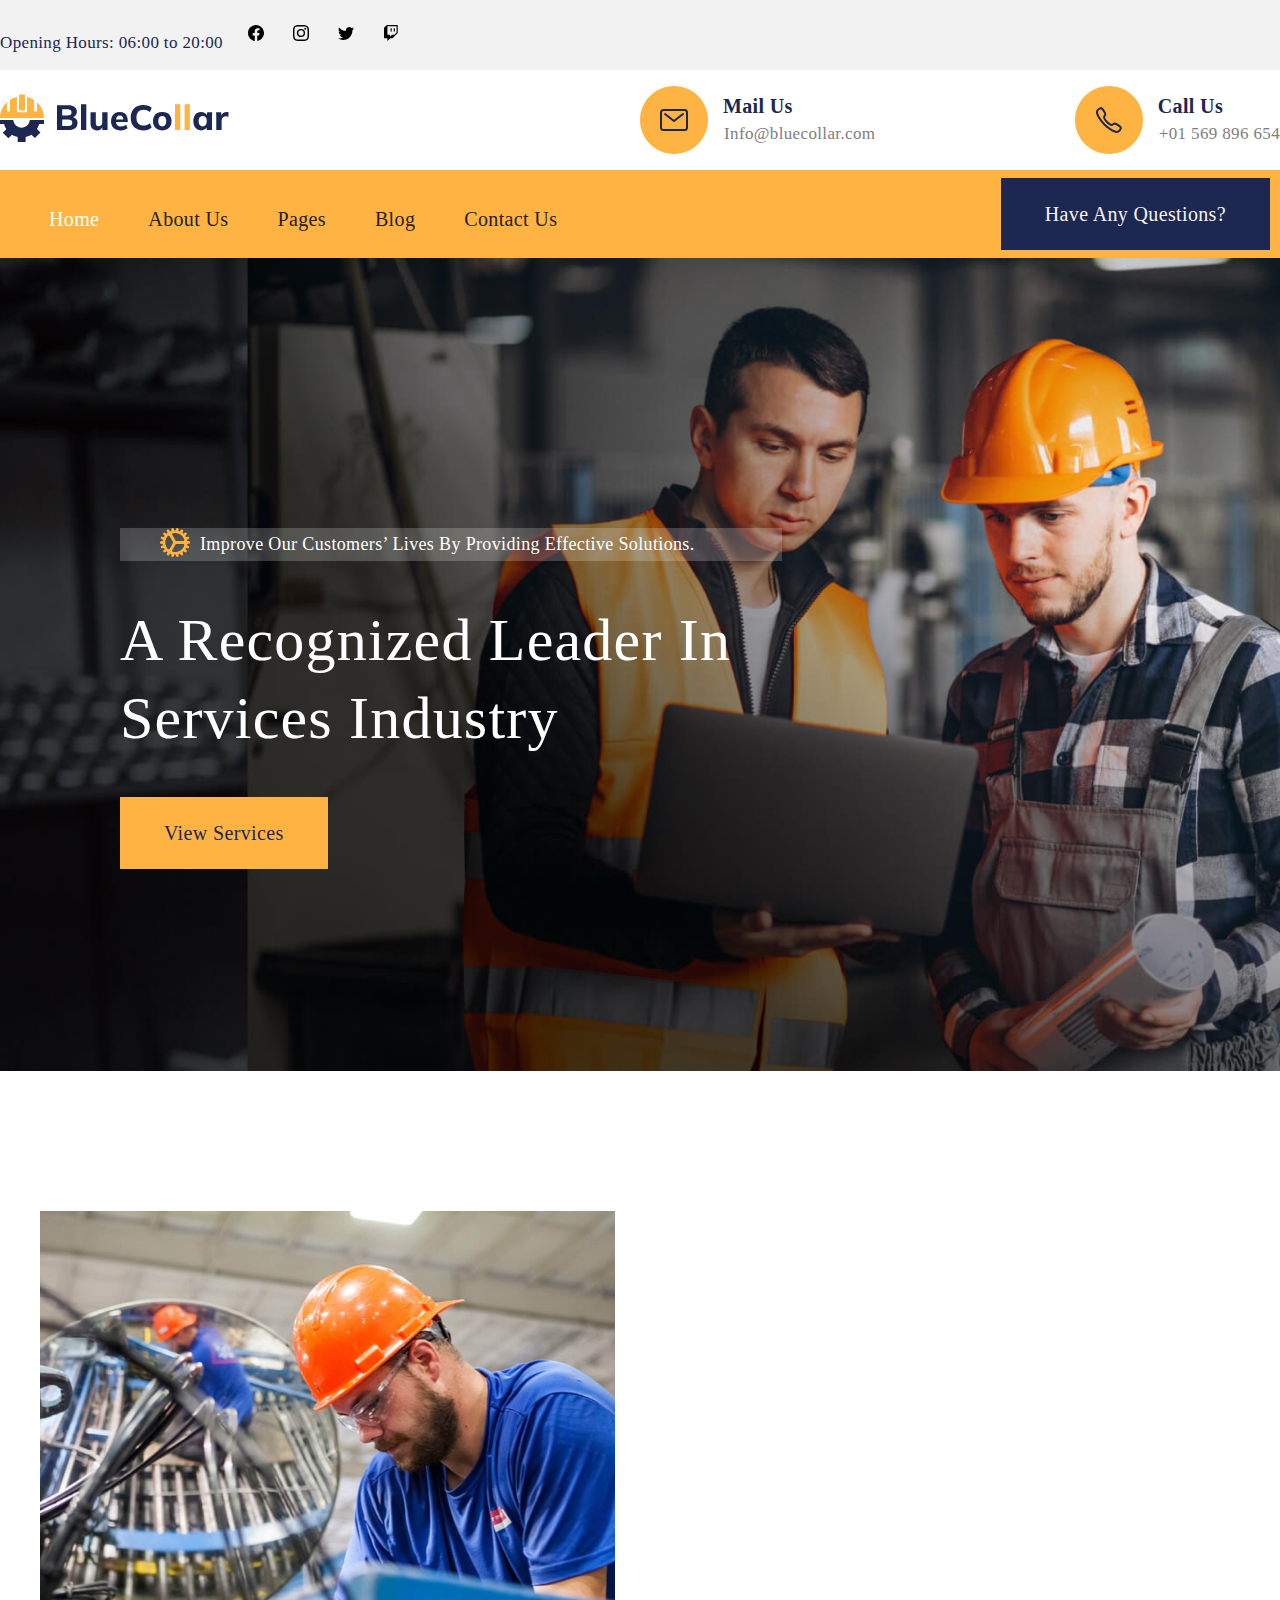
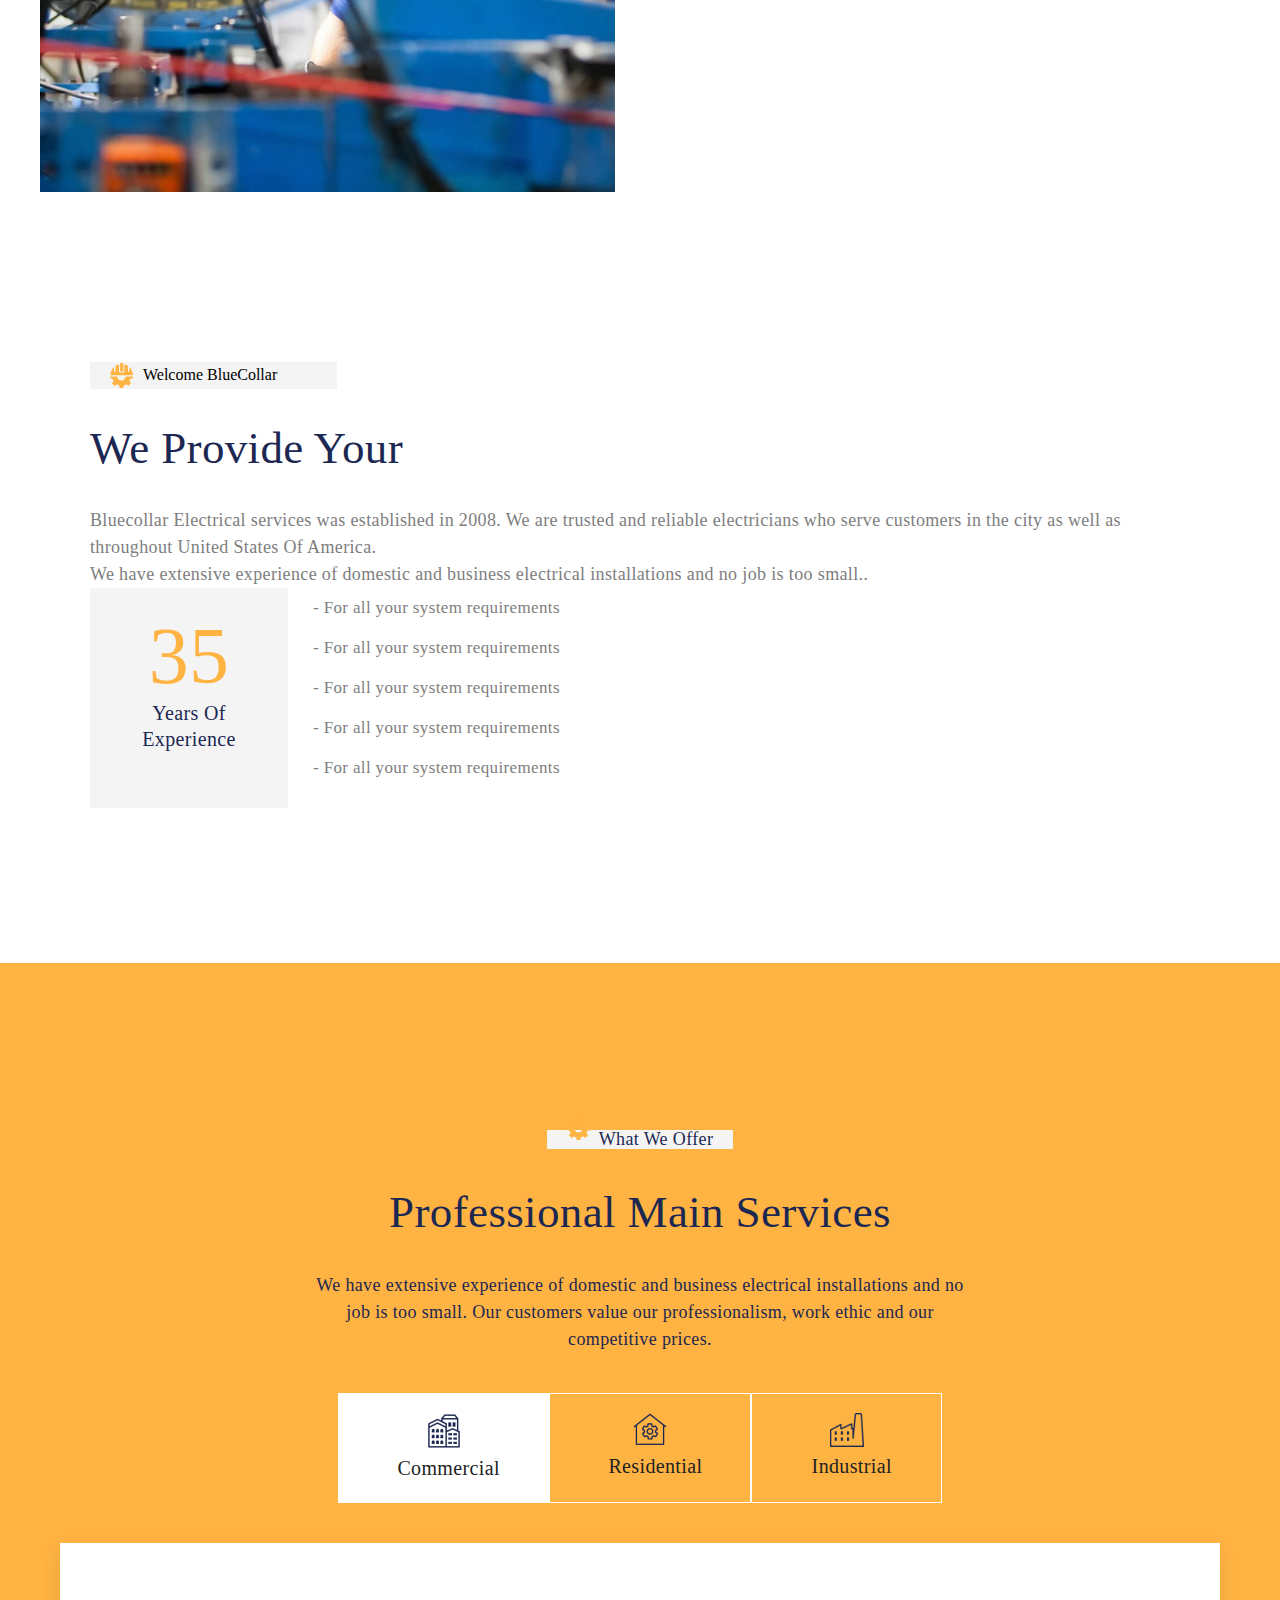
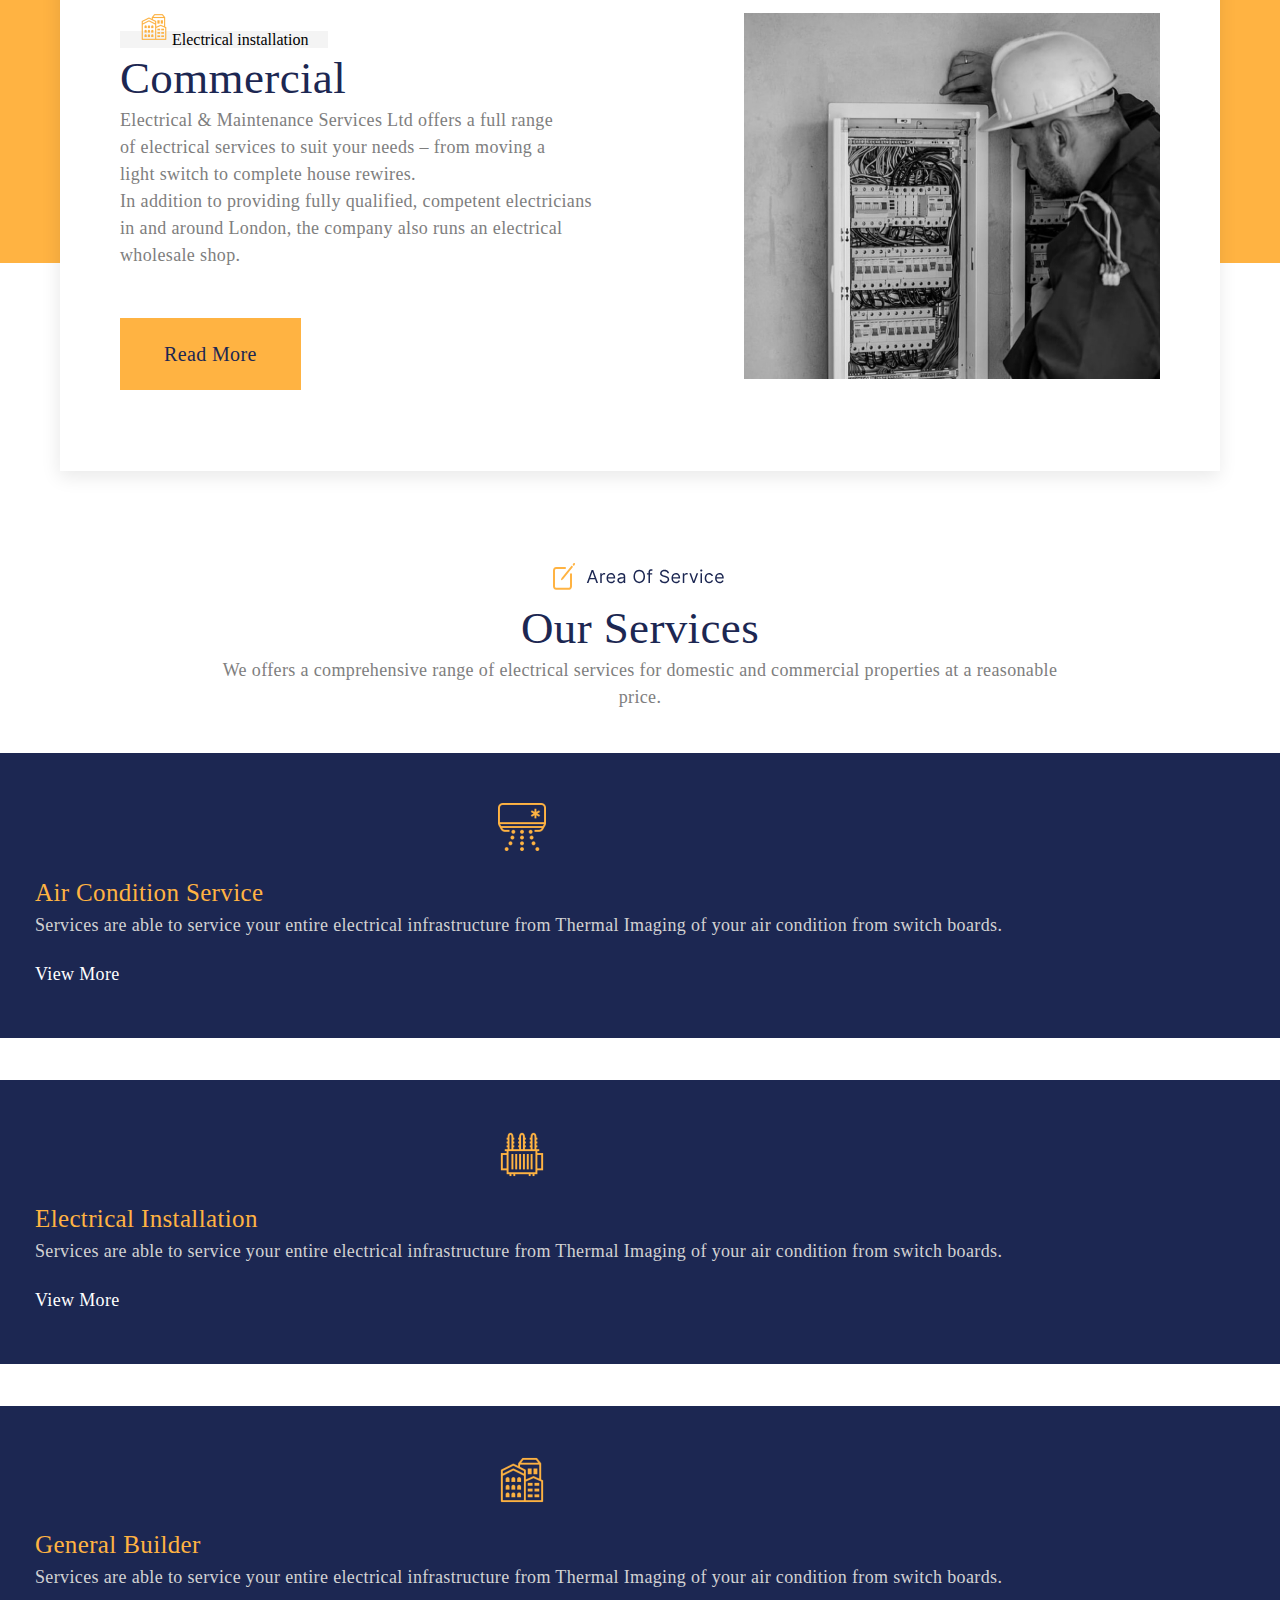
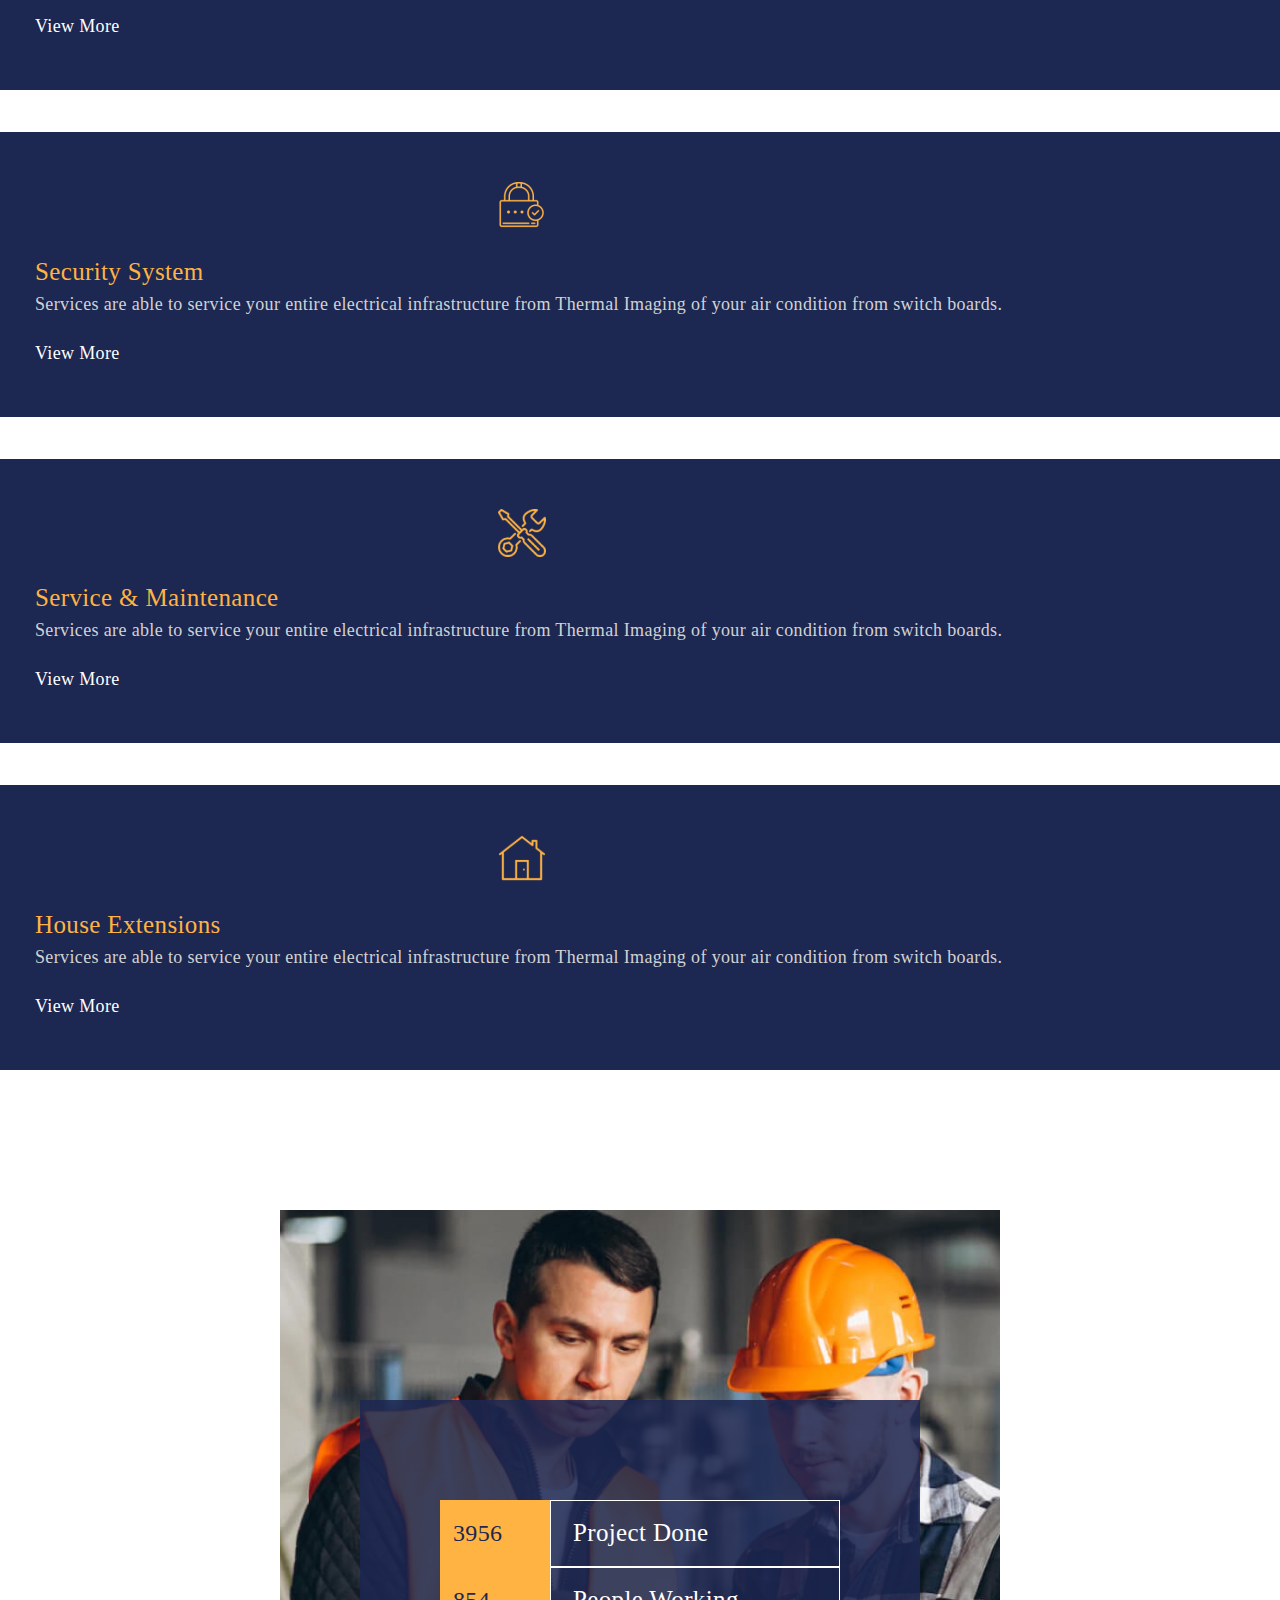
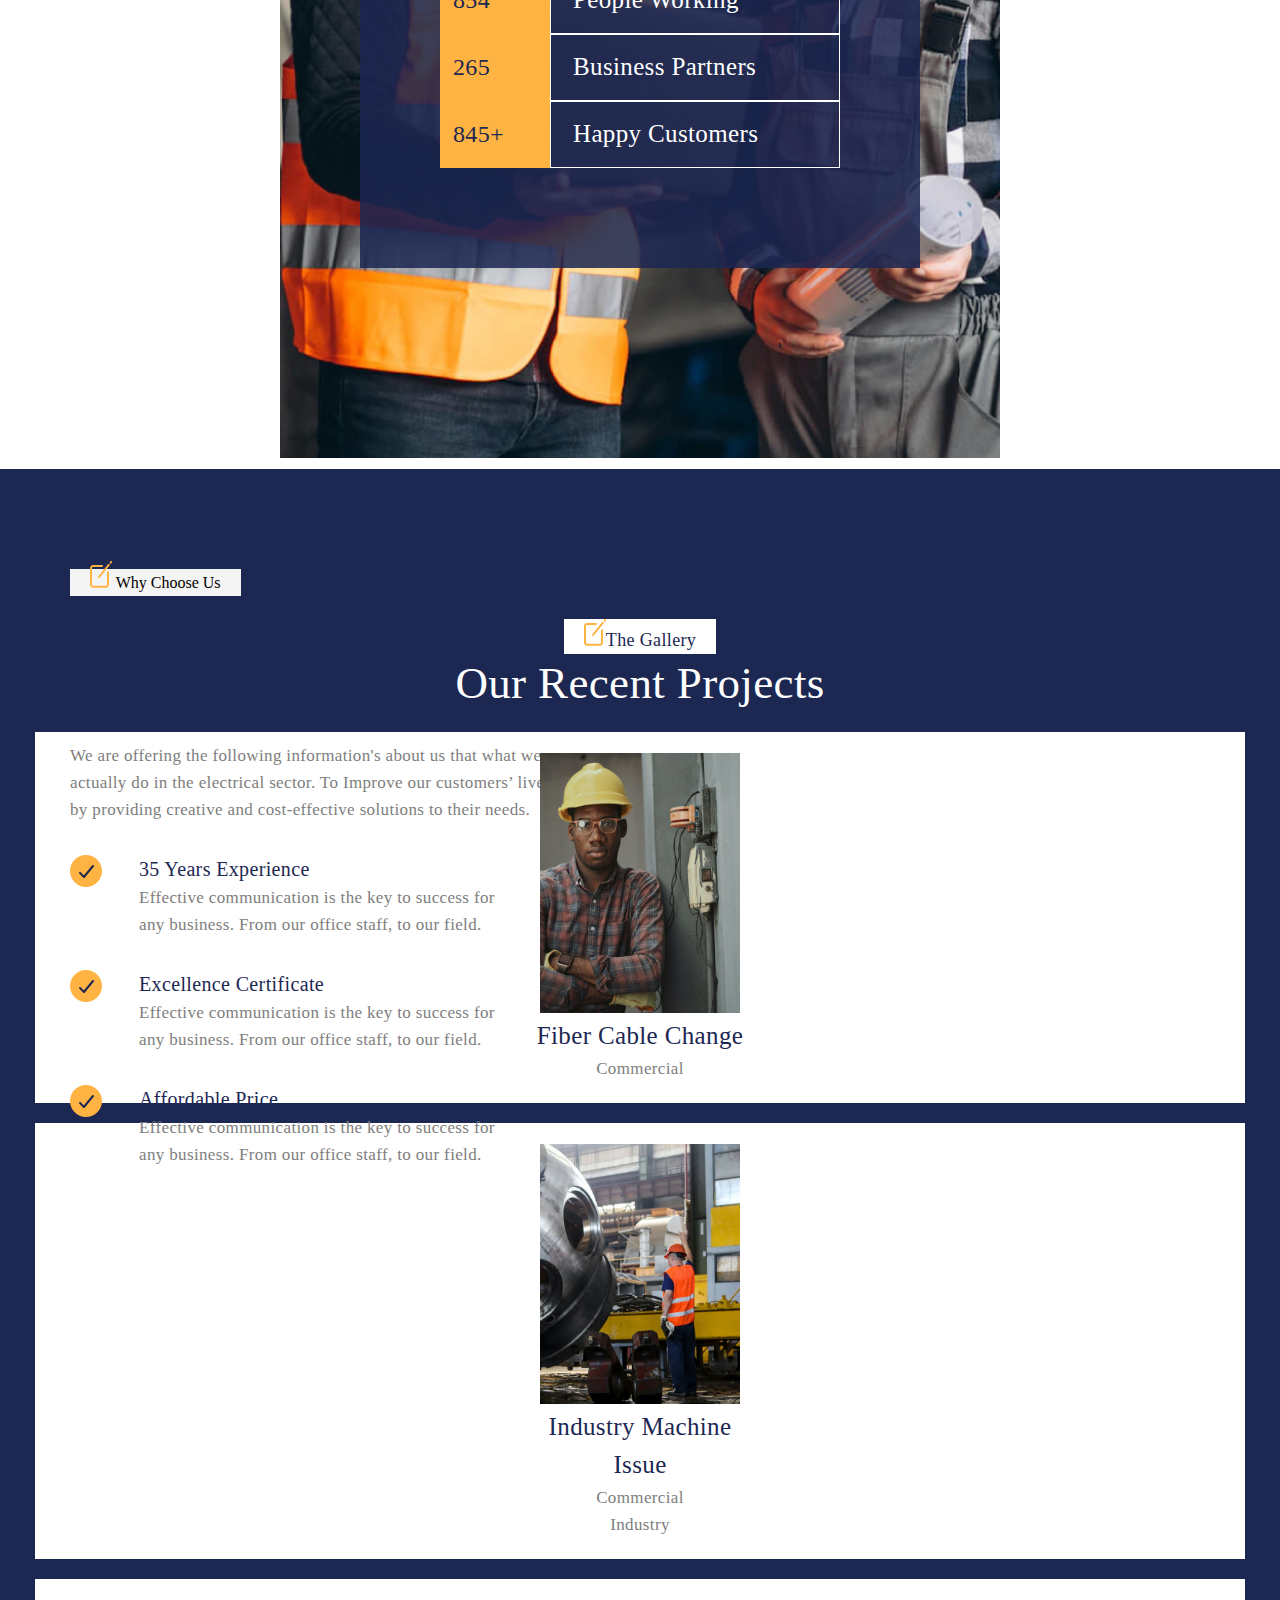
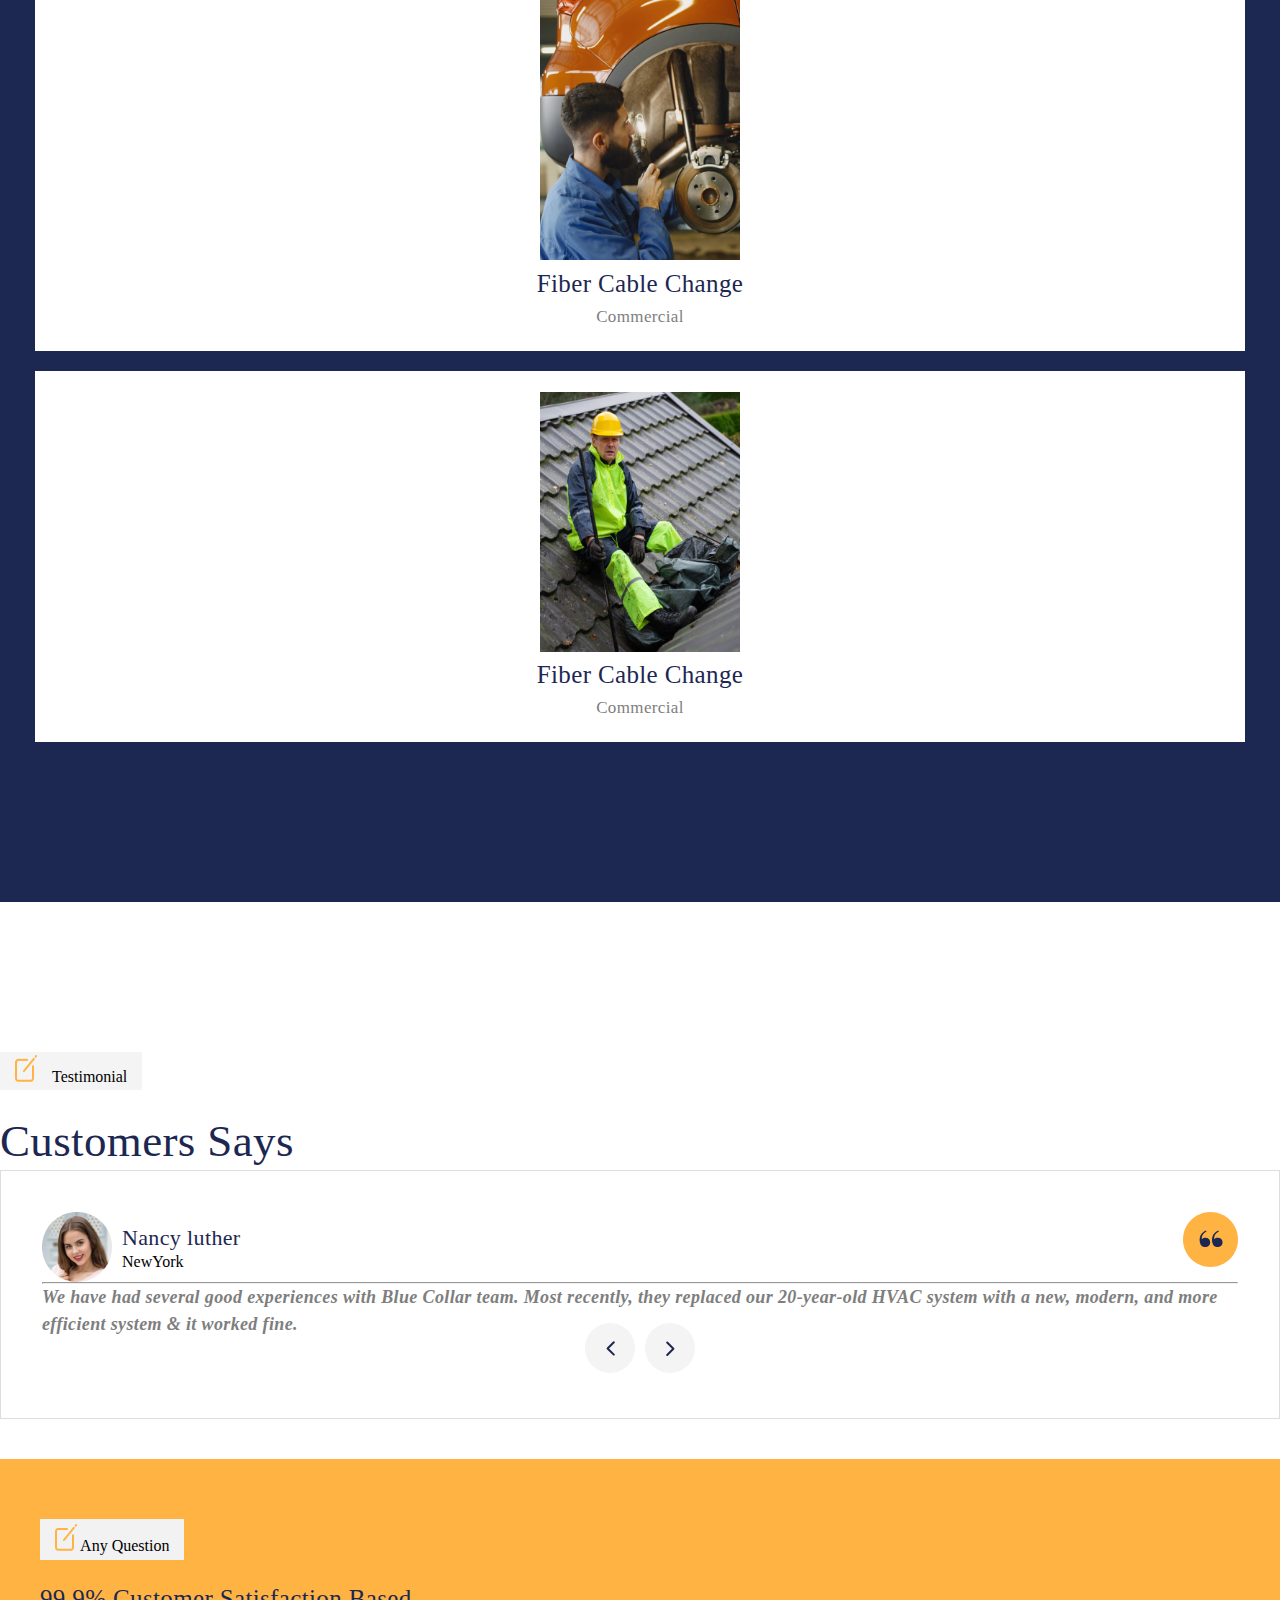
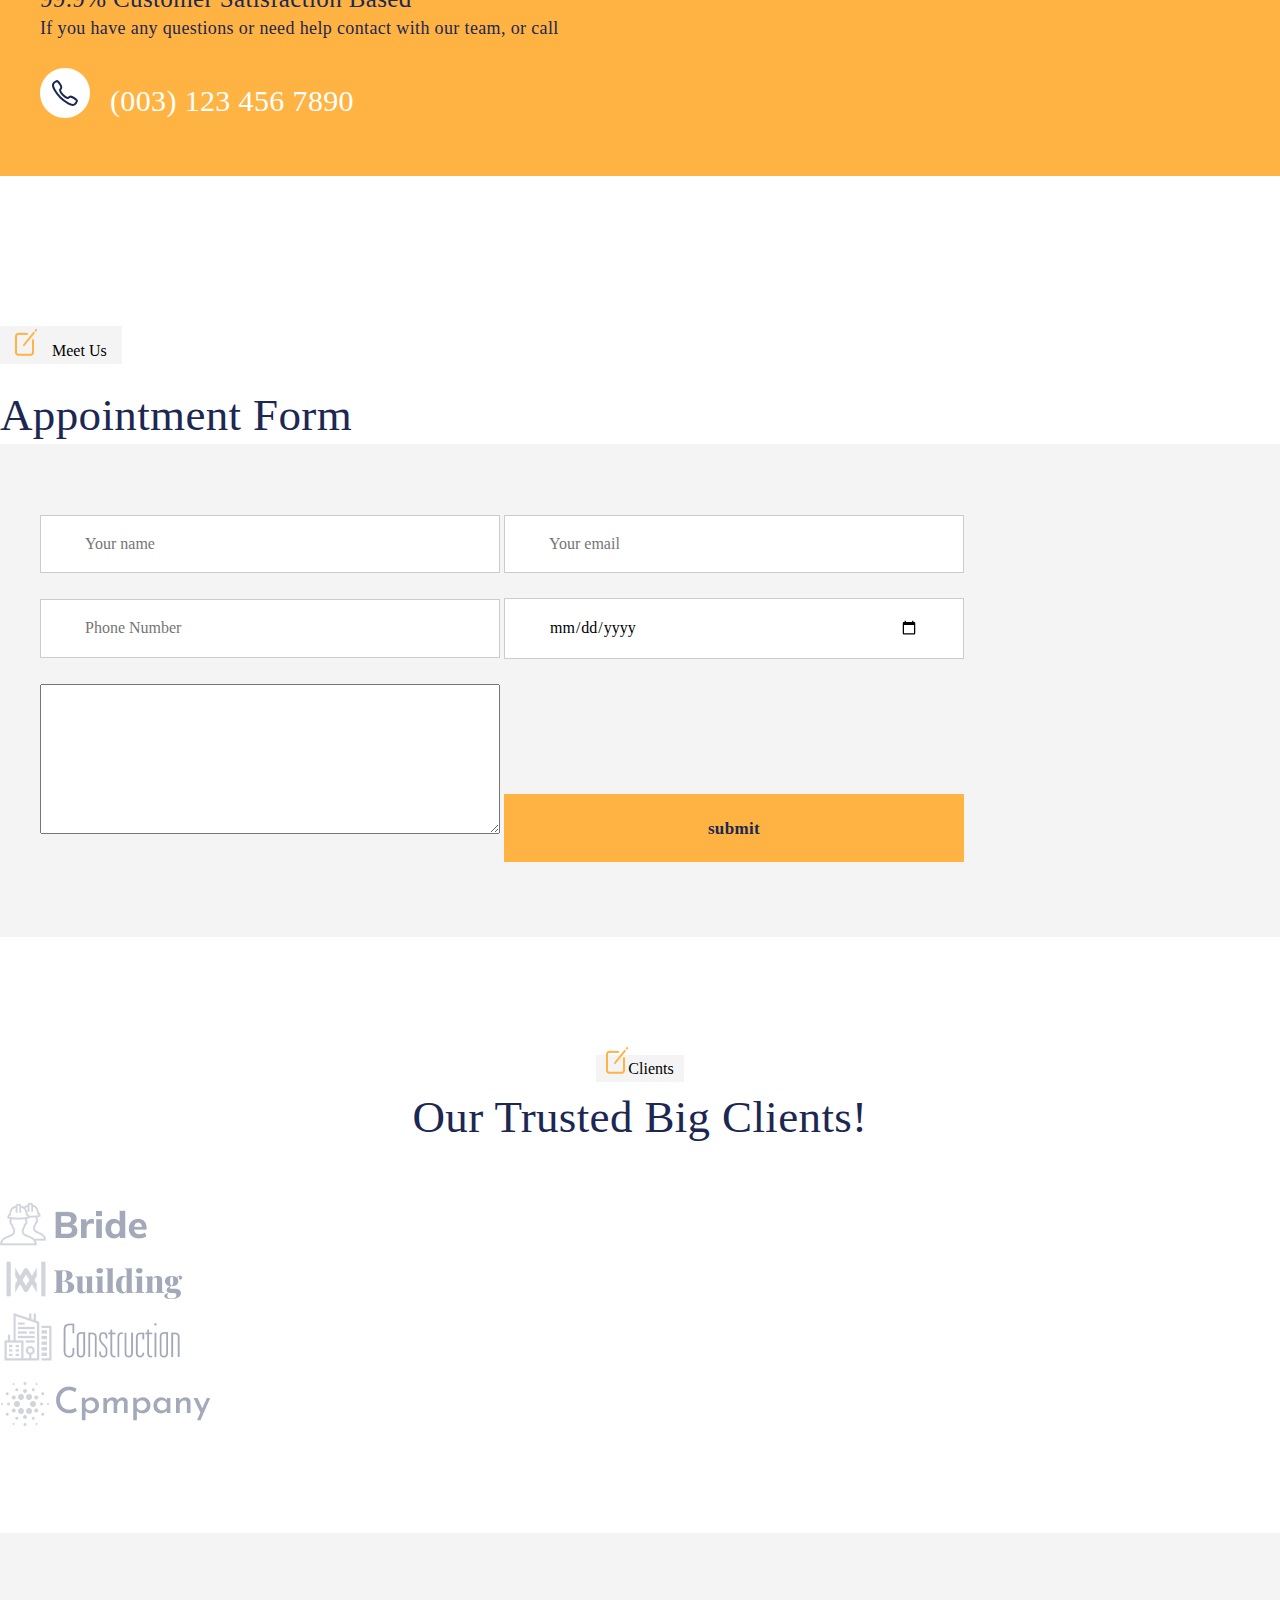
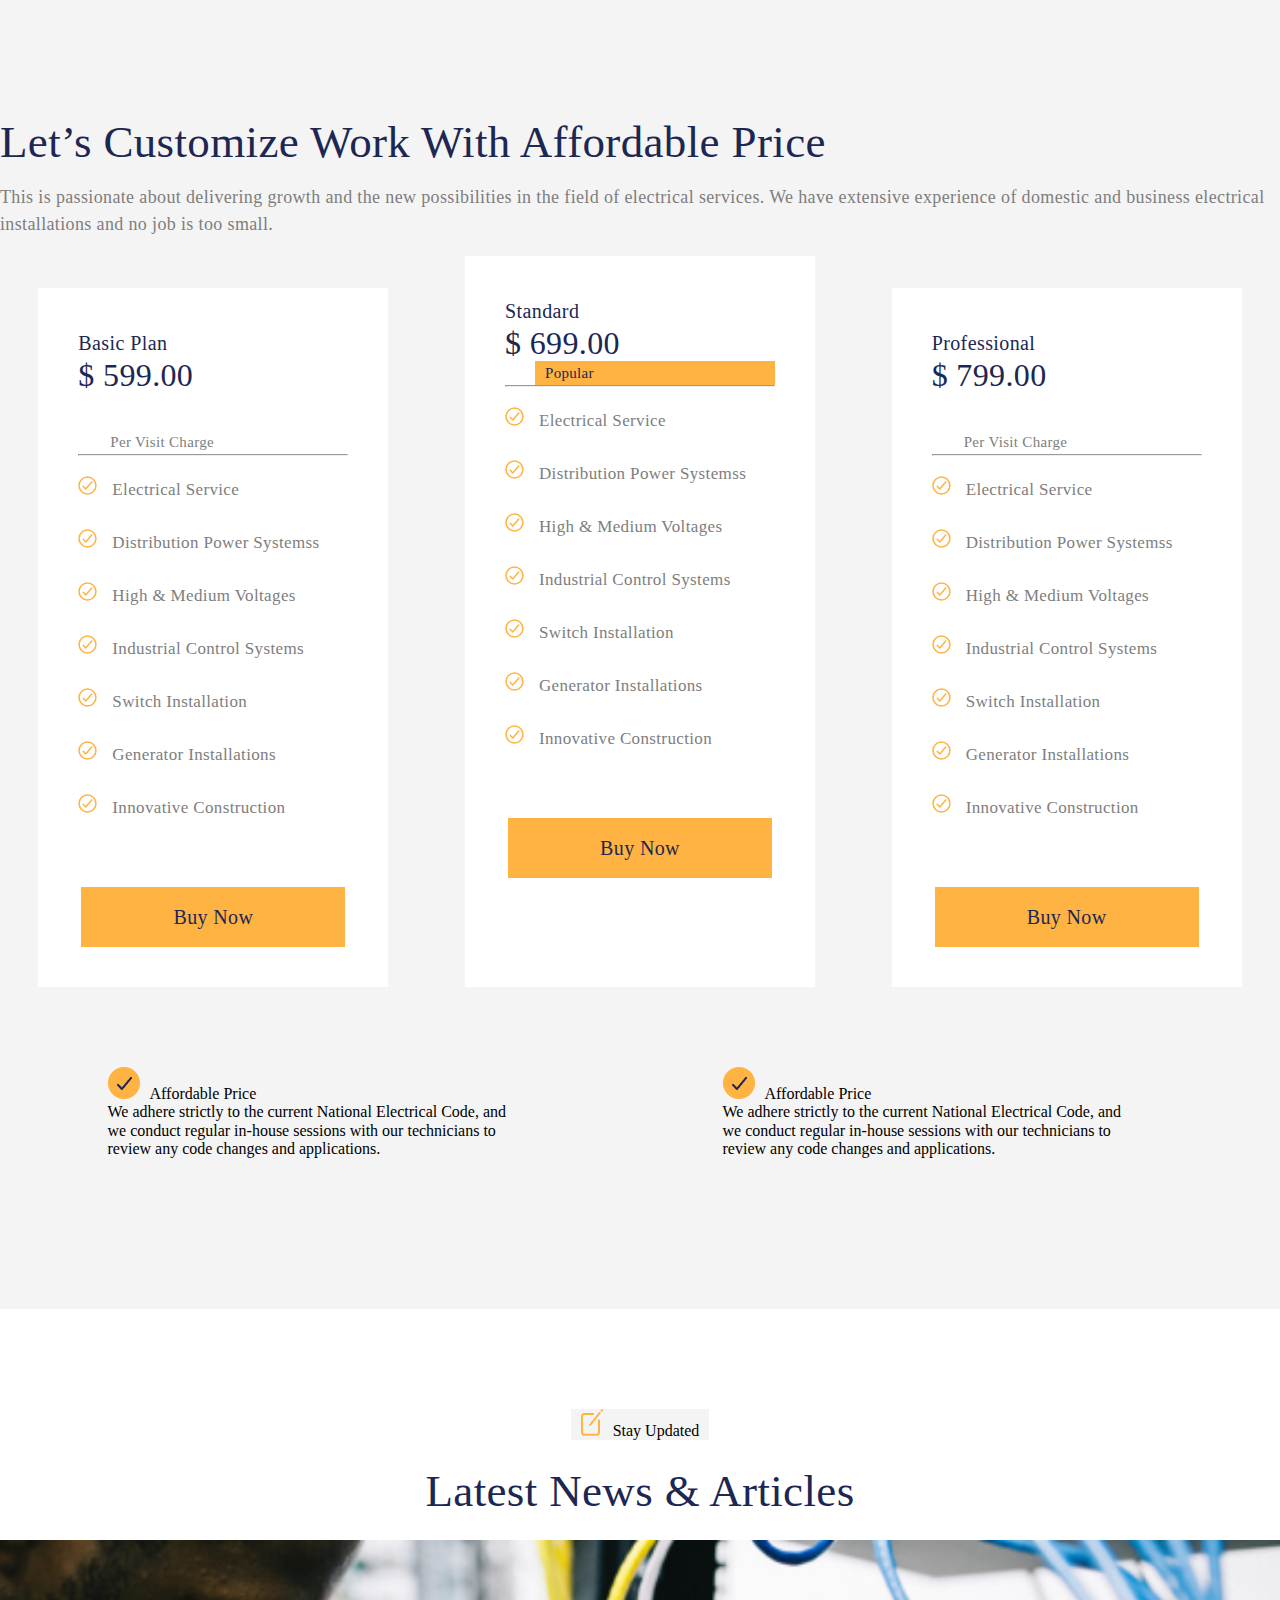
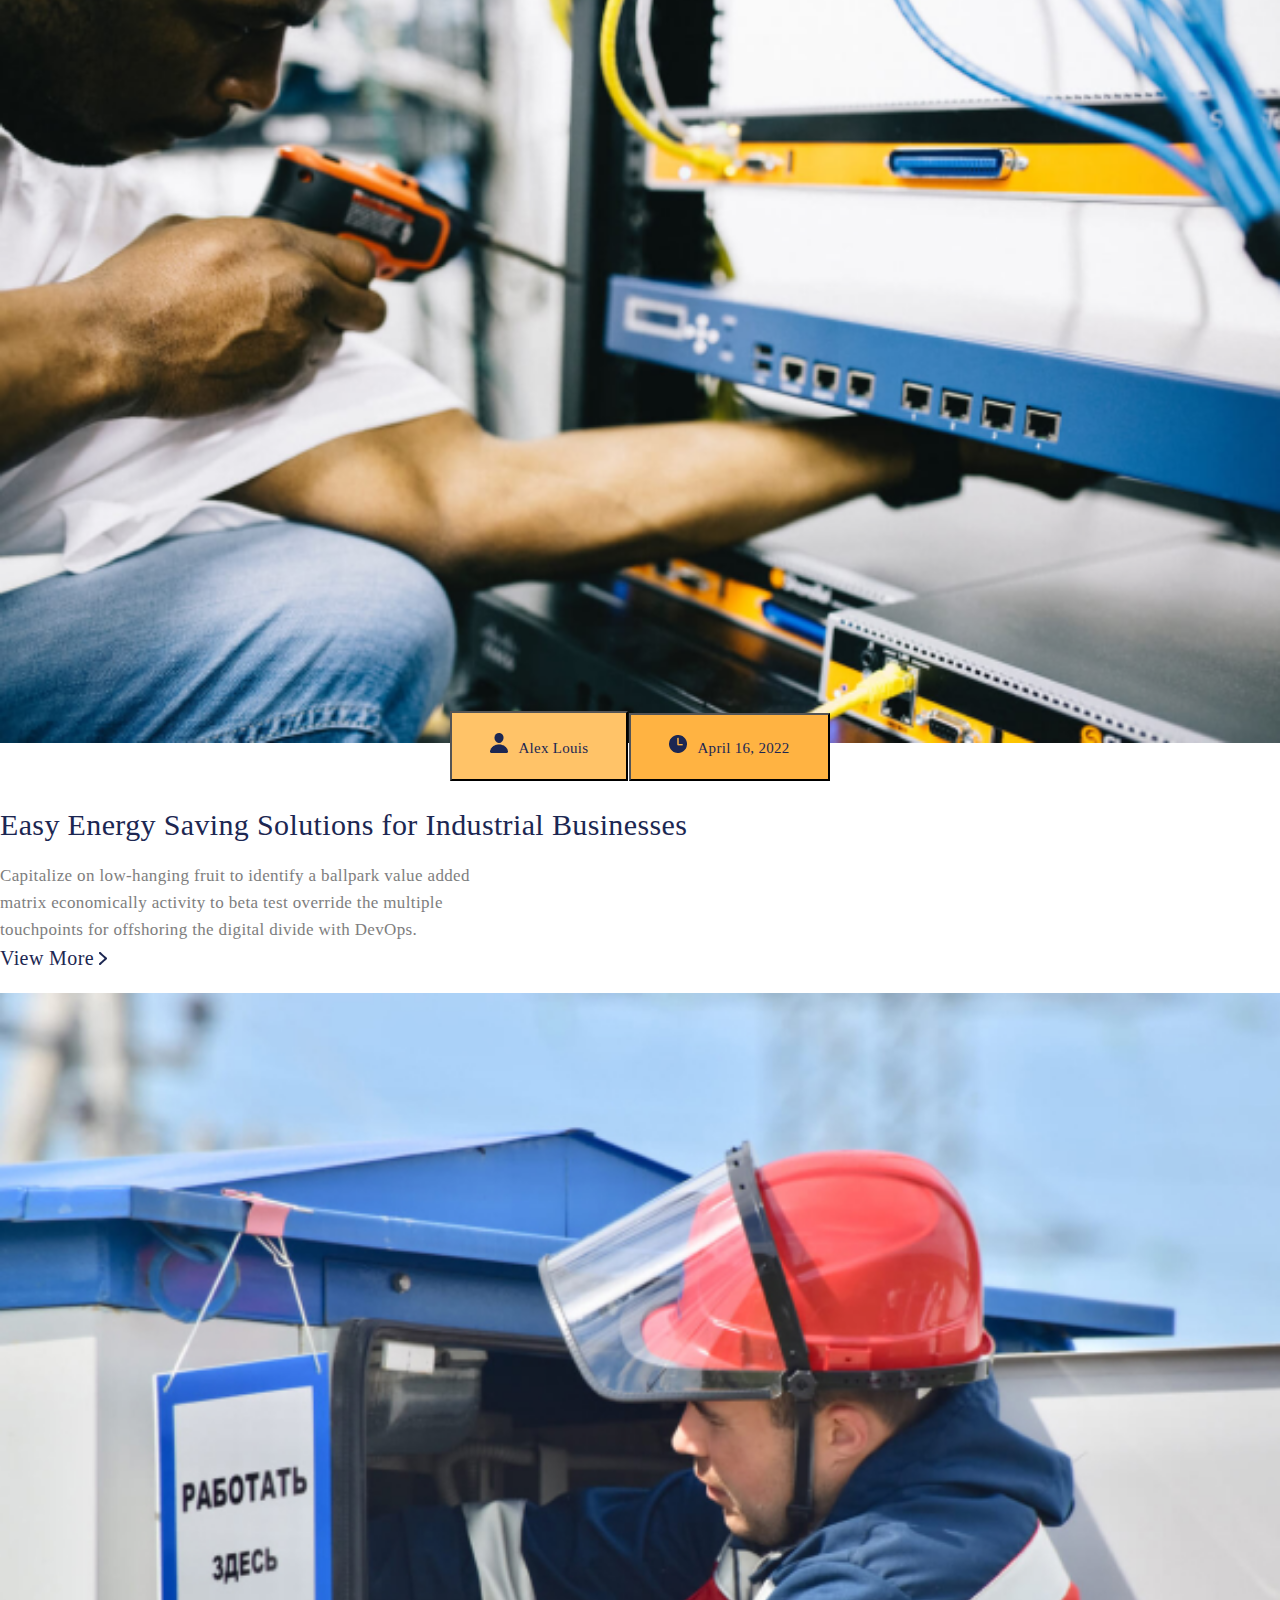
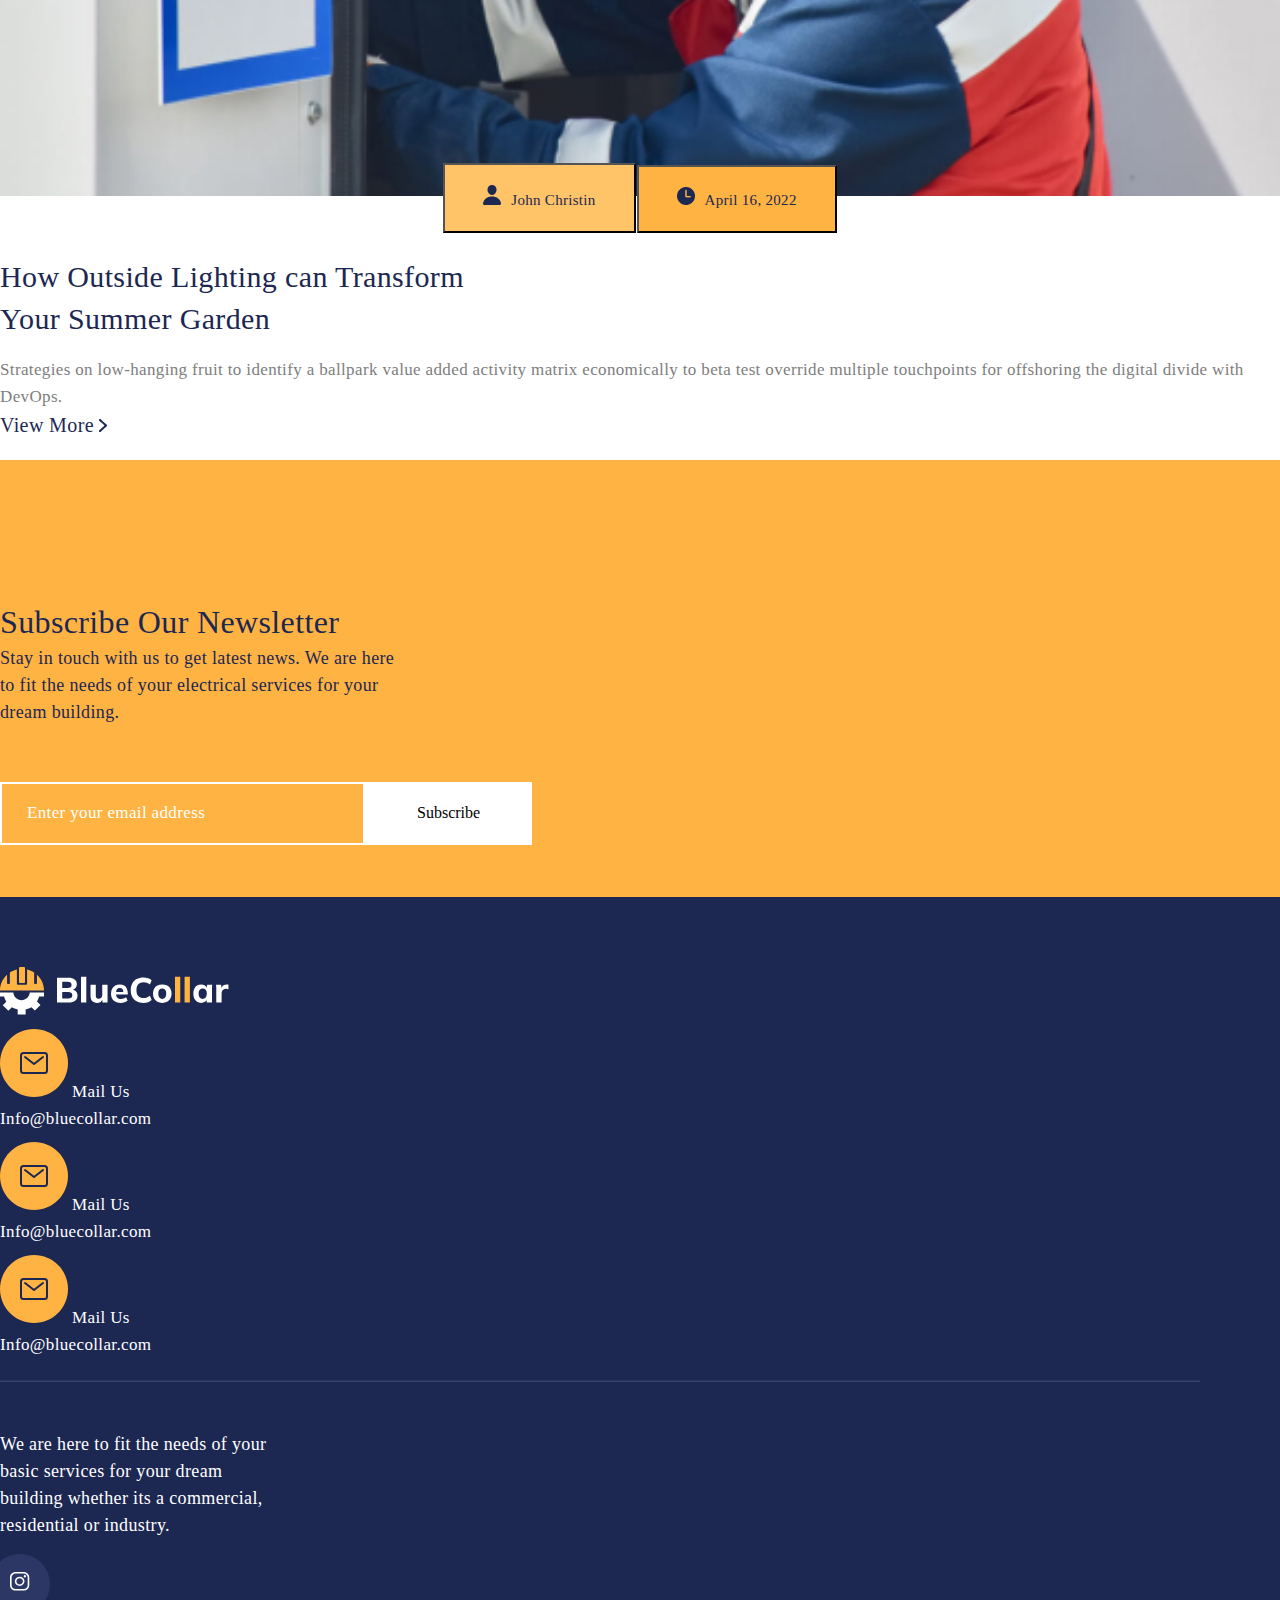
<file: prekt_6/index.html>
<!DOCTYPE html>
<html lang="en">

<head>
    <meta charset="UTF-8">
    <meta http-equiv="X-UA-Compatible" content="IE=edge">
    <meta name="viewport" content="width=device-width, initial-scale=1.0">
    <!-- bootstrap 4.6 -->
    <link rel="stylesheet" href="https://cdn.jsdelivr.net/npm/bootstrap@4.6.1/dist/css/bootstrap.min.css"
        integrity="sha384-zCbKRCUGaJDkqS1kPbPd7TveP5iyJE0EjAuZQTgFLD2ylzuqKfdKlfG/eSrtxUkn" crossorigin="anonymous">
    <link rel="stylesheet" href="./bootstrap-icons-1.8.3/fonts/bootstrap-icons.woff">
    <script src="https://cdn.jsdelivr.net/npm/jquery@3.5.1/dist/jquery.slim.min.js"
        integrity="sha384-DfXdz2htPH0lsSSs5nCTpuj/zy4C+OGpamoFVy38MVBnE+IbbVYUew+OrCXaRkfj" crossorigin="anonymous">
    </script>
    <script src="https://cdn.jsdelivr.net/npm/bootstrap@4.6.1/dist/js/bootstrap.bundle.min.js"
        integrity="sha384-fQybjgWLrvvRgtW6bFlB7jaZrFsaBXjsOMm/tB9LTS58ONXgqbR9W8oWht/amnpF" crossorigin="anonymous">
    </script>
    <!-- ************* -->
    <link rel="stylesheet" href="./styles/normalize.css">
    <title>Document</title>
    <link rel="stylesheet" href="./styles/style.css">
</head>

<body>
    <!-- Bismillah -->
    <header class="header">
        <div class="header_top">
            <div class="container header_top">
                <p>Opening Hours: 06:00 to 20:00</p>
                <div class="img">

                    <a href="#"><img src="./bootstrap-icons-1.8.3/facebook.svg" alt="facebook"></a>
                    <a href="#"><img src="./bootstrap-icons-1.8.3/instagram.svg" alt="instagram"></a>
                    <a href="#"><img src="./bootstrap-icons-1.8.3/twitter.svg" alt="tweter"></a>
                    <a href="#"> <img src="./bootstrap-icons-1.8.3/twitch.svg" alt="tweter"></a>

                </div>
            </div>
        </div>
        <div class="container header_bootom">
            <div class="logo_jon">
                <img src="./img/IMAGE.svg" alt="logo">
            </div>
            <div class="contact">
                <div class="email">
                    <img src="./img/Frame.svg" alt="sms">
                    <span>
                        <b>Mail Us</b><br>
                        <span class="info">Info@bluecollar.com</span>
                    </span>
                </div>
                <div class="email">
                    <img src="./img/Frame2.svg" alt="sms">
                    <span>
                        <b>Call Us</b><br>
                        <span class="info">+01 569 896 654</span>
                    </span>
                </div>
            </div>
        </div>
        <div class="container">
            <nav class="nav">
                <ul class="nav_list">
                    <li class="nav_item"><a href="#" class="nav_links active">Home</a></li>
                    <li class="nav_item"><a href="#" class="nav_links">About Us</a></li>
                    <li class="nav_item"><a href="#" class="nav_links">Pages</a></li>
                    <li class="nav_item"><a href="#" class="nav_links">Blog</a></li>
                    <li class="nav_item"><a href="#" class="nav_links">Contact Us</a></li>
                </ul>
                <button>
                    <span>Have Any Questions?</span>
                </button>
            </nav>
        </div>
    </header>
    <main class="main">
        <section class="header_bg">
            <div class="bg_text">
                <a href="#"><img src="./img/setting.svg" alt="setting"></a>
                <p>Improve our customers’ lives by providing effective solutions.</p>

            </div>
            <h1>A recognized leader in <br> services industry</h1>
            <button>
                <span>View Services</span>
            </button>
        </section>
        <section class="containe">
            <div class="row">
                <div class="col-lg-6 col-md-12 col-sm-12">
                    <div class="wrap">
                        <div class="img">
                            <!-- <img src="./img/usta_bg.jpg" alt="jpg"> -->
                        </div>
                        <!-- <div class="text">
                            <span class="button_1"><img src="./img/ustacha_svg.svg" alt="svg"> Welcome BlueCollar</span>
                            <h1>We Provide Your Future</h1>
                        </div> -->
                    </div>
                </div>
                <div class="col-lg-6 col-md-12 col-sm-12">
                    <div class="wrap">
                        <div class="text">
                            <span class="button_1"><img src="./img/ustacha_svg.svg" alt="svg"> Welcome BlueCollar</span>
                            <h1>We Provide Your</h1>
                            <p>Bluecollar Electrical services was established in 2008. We are trusted and reliable
                                electricians who serve customers in the city as well as throughout United States Of
                                America.</p>
                            <p>We have extensive experience of domestic and business electrical installations and no job
                                is too small..</p>
                            <div class="rows">
                                <div class="rrr">
                                    <span class="years">
                                        35 <br>
                                        <p>Years Of <br> Experience</p>

                                    </span>
                                </div>
                                <div class="texts">
                                    <ul>
                                        <li>- For all your system requirements</li>
                                        <li>- For all your system requirements</li>
                                        <li>- For all your system requirements</li>
                                        <li>- For all your system requirements</li>
                                        <li>- For all your system requirements</li>
                                    </ul>
                                </div>
                            </div>
                        </div>
                    </div>
                </div>
            </div>

        </section>
        <section class="main_nav">
            <div class="main_nav_title">
                <p class="main_button">
                    <img src="./img/ustacha.svg" alt="usta">
                    <span>What We Offer</span>
                </p>
                <div class="main_top_text">
                    <h1>Professional Main Services</h1>
                    <p>We have extensive experience of domestic and business electrical installations and no job is too
                        small. Our customers value our professionalism, work ethic and our competitive prices.</p>
                </div>
                <div class="navs">
                    <ul>
                        <li class="active"> <img src="./img/dom.svg" alt="dom"><a href="#">Commercial</a></li>
                        <li> <img src="./img/dom2.svg" alt="dom"><a href="#">Residential</a></li>
                        <li> <img src="./img/dom3.png" alt="dom"><a href="#">Industrial</a></li>
                    </ul>
                </div>
                <div class="connect_navs">
                    <div class="rowss">
                        <div class="text_navs">
                            <p class="naws_top">
                                <img src="./img/dom_sariq.svg" alt="dom_sariq">
                                <span>Electrical installation</span>
                            </p>
                            <h2>Commercial</h2>
                            <p class="paragrif">
                                Electrical & Maintenance Services Ltd offers a full range <br> of electrical services to
                                suit your needs – from moving a <br> light switch to complete house rewires.
                            </p>
                            <p class="paragrf_2">
                                In addition to providing fully qualified, competent electricians <br> in and around
                                London, the company also runs an electrical <br> wholesale shop.
                            </p>
                            <button>
                                <span>Read More</span>
                            </button>

                        </div>
                        <div class="img_navs">
                            <img src="./img/naws.jpg" alt="naws_img">
                        </div>


                    </div>
                </div>

            </div>
        </section>
        <section class="container server">
            <div class="container">
                <div class="our_server_title">
                    <p><img src="./img/our.svg" alt="our"></p>
                    <h2>Our Services</h2>
                    <p>We offers a comprehensive range of electrical services for domestic and commercial properties at
                        a reasonable price.</p>
                </div>
                <div class="row">
                    <div class="col-lg-4 col-md-6 col-sm-12">
                        <div class="our_item">
                            <img src="./img/our_rows.svg" alt="dsaffa">
                            <p>Air condition service</p>
                            <div class="text">
                                Services are able to service your entire electrical infrastructure from Thermal Imaging
                                of your air condition from switch boards.
                            </div>
                            <p class="button">View More</p>
                        </div>
                    </div>
                    <div class="col-lg-4 col-md-6 col-sm-12">
                        <div class="our_item">
                            <img src="./img/our2.svg" alt="dsaffa">
                            <p>Electrical installation</p>
                            <div class="text">
                                Services are able to service your entire electrical infrastructure from Thermal Imaging
                                of your air condition from switch boards.
                            </div>
                            <p class="button">View More</p>
                        </div>
                    </div>
                    <div class="col-lg-4 col-md-6 col-sm-12">
                        <div class="our_item">
                            <img src="./img/our3.svg" alt="dsaffa">
                            <p>General Builder</p>
                            <div class="text">
                                Services are able to service your entire electrical infrastructure from Thermal Imaging
                                of your air condition from switch boards.
                            </div>
                            <p class="button">View More</p>
                        </div>
                    </div>
                    <div class="col-lg-4 col-md-6 col-sm-12">
                        <div class="our_item">
                            <img src="./img/our4.svg" alt="dsaffa">
                            <p>Security System</p>
                            <div class="text">
                                Services are able to service your entire electrical infrastructure from Thermal Imaging
                                of your air condition from switch boards.
                            </div>
                            <p class="button">View More</p>
                        </div>
                    </div>
                    <div class="col-lg-4 col-md-6 col-sm-12">
                        <div class="our_item">
                            <img src="./img/our5.svg" alt="dsaffa">
                            <p>Service & maintenance</p>
                            <div class="text">
                                Services are able to service your entire electrical infrastructure from Thermal Imaging
                                of your air condition from switch boards.
                            </div>
                            <p class="button">View More</p>
                        </div>
                    </div>
                    <div class="col-lg-4 col-md-6 col-sm-12">
                        <div class="our_item">
                            <img src="./img/our6.svg" alt="dsaffa">
                            <p>House Extensions</p>
                            <div class="text">
                                Services are able to service your entire electrical infrastructure from Thermal Imaging
                                of your air condition from switch boards.
                            </div>
                            <p class="button">View More</p>
                        </div>
                    </div>
                </div>
            </div>
        </section>
        <section class="choose">
            <div class="item_choose">
                <div class="box">
                    <div class="box_text">
                        <div class="text"><span>3956</span>
                            <p>Project Done</p>
                        </div>
                        <div class="text"><span>854</span>
                            <p>People Working</p>
                        </div>
                        <div class="text"><span>265</span>
                            <p>Business Partners</p>
                        </div>
                        <div class="text"><span>845+</span>
                            <p>Happy Customers</p>
                        </div>

                    </div>
                </div>
            </div>
            <div class="item_choose">
                <p class="choose2">
                    <img src="./img/choose.svg" alt="sac"> Why Choose Us
                </p>
                <h2>Few Reasons Why You <br> Should Choose Us</h2>
                <p class="texts">
                    We are offering the following information's about us that what we <br> actually do in the electrical
                    sector. To Improve our customers’ lives <br> by providing creative and cost-effective solutions to
                    their needs.
                </p>
                <div class="choose_info">
                    <img src="./img/choose_info.svg" alt="svg">
                    <p><span>35 Years Experience</span><br>
                        Effective communication is the key to success for <br> any business. From our office staff, to
                        our field.

                    </p>
                </div>
                <div class="choose_info">
                    <img src="./img/choose_info.svg" alt="svg">
                    <p><span>Excellence Certificate</span><br>
                        Effective communication is the key to success for <br> any business. From our office staff, to
                        our field.

                    </p>
                </div>
                <div class="choose_info">
                    <img src="./img/choose_info.svg" alt="svg">
                    <p><span>Affordable Price</span><br>
                        Effective communication is the key to success for <br> any business. From our office staff, to
                        our field.

                    </p>
                </div>
            </div>
        </section>
        <section class="our_recent">
            <div class="para">
                <p class="our_text"><img src="./img/choose.svg" alt="sax">The Gallery</p>
                <p class="name"> Our Recent Projects</p>
            </div>
            <div class="container">
                <div class="row">
                    <div class="col-lg-3 col-mg-4 col-sm-6">
                        <div class="pupil">
                            <img src="./img/people.jpg" alt="jpg">
                            <h3>Fiber cable change</h3>
                            <span>Commercial</span>
                        </div>
                    </div>
                    <div class="col-lg-3 col-mg-4 col-sm-6">
                        <div class="pupil">
                            <img src="./img/people1.jpg" alt="jpg">
                            <h3>Industry machine <br> issue</h3>
                            <span>Commercial</span><br>
                            <span>Industry</span>
                        </div>
                    </div>
                    <div class="col-lg-3 col-mg-4 col-sm-6">
                        <div class="pupil">
                            <img src="./img/people2.jpg" alt="jpg">
                            <h3>Fiber cable change</h3>
                            <span>Commercial</span>
                        </div>
                    </div>
                    <div class="col-lg-3 col-mg-4 col-sm-6">
                        <div class="pupil">
                            <img src="./img/people3.jpg" alt="jpg">
                            <h3>Fiber cable change</h3>
                            <span>Commercial</span>
                        </div>
                    </div>
                </div>
            </div>
        </section>
        <section class="form">
            <div class="container">
                <div class="row">
                    <div class="col-lg-6 col-md-12 col-sm-12">
                        <div class="customber">
                            <div class="tops">
                                <img src="./img/forms.png" alt="ewfq">Testimonial
                            </div>
                            <h2>Customers Says</h2>

                            <div class="card_carusel">
                                <div class="sss">
                                    <div class="name_img">
                                        <img src="./img/lucki.png" alt="img">
                                        <div>
                                            <span>Nancy luther</span><br>
                                            <span>NewYork</span>
                                        </div>
                                    </div>
                                    <div class="smss">
                                        <img src="./img/customber1.svg" alt="asC">
                                    </div>
                                </div>
                                <hr>
                                <div class="textt">
                                    We have had several good experiences with <b>Blue Collar</b> team. Most recently,
                                    they replaced our 20-year-old HVAC system with a new, <strong>modern, and more
                                        efficient</strong> system & it worked fine.
                                </div>
                                <div class="button">
                                    <img src="./img/left.svg" alt="left"><img src="./img/right.svg" alt="right">
                                </div>



                            </div>
                            <div class="sariq_block">
                                <div class="paragrf">
                                    <img src="./img/fffff.svg" alt="cadsd"> Any Question
                                </div>
                                <h3>99.9% Customer Satisfaction Based</h3>
                                <div class="p_text">
                                    If you have any questions or need help contact with our team, or call
                                </div>
                                <div class="tell">
                                    <img src="./img/tell.svg" alt="tell">
                                    <p>(003) 123 456 7890</p>
                                </div>

                            </div>
                            <!-- customber pastagi div tugadi -->
                        </div>

                    </div>
                    <div class="col-lg-6 col-md-12 col-sm-12">
                        <div class="form">
                            <div class="tops">
                                <img src="./img/forms.png" alt="ewfq">Meet Us
                            </div>
                            <h2>Appointment Form</h2>
                            <form action="post">
                                <label for="text">
                                    <input type="text" id="text" name="text" placeholder="Your name" required>
                                </label>
                                <label for="emile">
                                    <input type="email" id="email" name="email" placeholder="Your email" required>
                                </label>
                                <label for="tel">
                                    <input type="tel" id="tel" name="tel" placeholder="Phone Number" required>
                                </label>
                                <label for="date">
                                    <input type="date" id="date" name="date" placeholder="Date" required>
                                </label>

                                <textarea name="text" id="text" cols="30" rows="10">
                                </textarea>
                                <button type="submit"><span>submit</span></button>

                            </form>
                        </div>
                        <!-- form tepa div -->

                    </div>

                </div>
            </div>
        </section>
        <section class="big_cilents">
            <div class="brends">
                <p> <img src="./img/forms.png" alt="few"><span>Clients</span></p>
                <h2>Our Trusted Big Clients!</h2>
            </div>
            <div class="brend_box">
                <div class="container">
                    <div class="row">
                        <div class="col-lg-3 col-md-6 col-sm-6">
                            <img src="./img/brend1.png" alt="efw">
                        </div>
                        <div class="col-lg-3 col-md-6 col-sm-6">
                            <img src="./img/brend2.png" alt="efw">
                        </div>
                        <div class="col-lg-3 col-md-6 col-sm-6">
                            <img src="./img/brend3.png" alt="efw">
                        </div>
                        <div class="col-lg-3 col-md-6 col-sm-6">
                            <img src="./img/brend4.png" alt="efw">
                        </div>
                    </div>
                </div>
            </div>

        </section>
        <section class="custommer">
            <div class="container">
                <div class="title">
                    <div class="row">
                        <div class="col-lg-6 col-md-12 col-sm-12">
                            <div class="item_title">
                                <h2>Let’s Customize Work With Affordable Price</h2>
                            </div>
                        </div>
                        <div class="col-lg-6 col-md-12 col-sm-12">
                            <div class="item_title">
                                <p>This is passionate about delivering growth and the new possibilities in the field of
                                    electrical services. We have extensive experience of domestic and business
                                    electrical
                                    installations and no job is too small.</p>
                            </div>
                        </div>
                    </div>


                </div>
                <div class="custom_cards">
                    <div class="custom-card">
                        <div class="mone d-flex">
                            <div class="old">
                                Basic Plan
                                <p>$ 599.00</p>
                            </div>
                            <div class="ort">
                                <p>Per Visit Charge</p>
                            </div>
                        </div>
                        <hr>
                        <ul class="ull">
                            <li class="list"><a href="#"><img src="./img/ull.svg" alt="idinjuinju">Electrical
                                    Service</a>
                            </li>
                            <li class="list"><a href="#"><img src="./img/ull.svg" alt="idinjuinju">Distribution Power
                                    Systemss</a>
                            </li>
                            <li class="list"><a href="#"><img src="./img/ull.svg" alt="idinjuinju">High & Medium
                                    Voltages</a>
                            </li>
                            <li class="list"><a href="#"><img src="./img/ull.svg" alt="idinjuinju">Industrial Control
                                    Systems</a>
                            </li>
                            <li class="list"><a href="#"><img src="./img/ull.svg" alt="idinjuinju">Switch
                                    Installation</a>
                            </li>
                            <li class="list"><a href="#"><img src="./img/ull.svg" alt="idinjuinju">Generator
                                    Installations</a>
                            </li>
                            <li class="list"><a href="#"><img src="./img/ull.svg" alt="idinjuinju">Innovative
                                    Construction</a>
                            </li>
                        </ul>
                        <div class="butto">
                            <button>
                                <span>Buy Now</span>
                            </button>
                        </div>
                    </div>
                    <div class="custom-card">
                        <div class="mone d-flex">
                            <div class="old">
                                Standard
                                <p>$ 699.00</p>
                            </div>
                            <div class="ort">
                                <p style="background: #FFB342; padding:0 10px;color: #1C2752; margin-left:30px;">Popular
                                </p>
                            </div>
                        </div>
                        <hr>
                        <ul class="ull">
                            <li class="list"><a href="#"><img src="./img/ull.svg" alt="idinjuinju">Electrical
                                    Service</a>
                            </li>
                            <li class="list"><a href="#"><img src="./img/ull.svg" alt="idinjuinju">Distribution Power
                                    Systemss</a>
                            </li>
                            <li class="list"><a href="#"><img src="./img/ull.svg" alt="idinjuinju">High & Medium
                                    Voltages</a>
                            </li>
                            <li class="list"><a href="#"><img src="./img/ull.svg" alt="idinjuinju">Industrial Control
                                    Systems</a>
                            </li>
                            <li class="list"><a href="#"><img src="./img/ull.svg" alt="idinjuinju">Switch
                                    Installation</a>
                            </li>
                            <li class="list"><a href="#"><img src="./img/ull.svg" alt="idinjuinju">Generator
                                    Installations</a>
                            </li>
                            <li class="list"><a href="#"><img src="./img/ull.svg" alt="idinjuinju">Innovative
                                    Construction</a>
                            </li>
                        </ul>
                        <div class="butto">
                            <button>
                                <span>Buy Now</span>
                            </button>
                        </div>
                    </div>
                    <div class="custom-card">
                        <div class="mone d-flex">
                            <div class="old">
                                Professional
                                <p>$ 799.00</p>
                            </div>
                            <div class="ort">
                                <p>Per Visit Charge</p>
                            </div>
                        </div>
                        <hr>
                        <ul class="ull">
                            <li class="list"><a href="#"><img src="./img/ull.svg" alt="idinjuinju">Electrical
                                    Service</a>
                            </li>
                            <li class="list"><a href="#"><img src="./img/ull.svg" alt="idinjuinju">Distribution Power
                                    Systemss</a>
                            </li>
                            <li class="list"><a href="#"><img src="./img/ull.svg" alt="idinjuinju">High & Medium
                                    Voltages</a>
                            </li>
                            <li class="list"><a href="#"><img src="./img/ull.svg" alt="idinjuinju">Industrial Control
                                    Systems</a>
                            </li>
                            <li class="list"><a href="#"><img src="./img/ull.svg" alt="idinjuinju">Switch
                                    Installation</a>
                            </li>
                            <li class="list"><a href="#"><img src="./img/ull.svg" alt="idinjuinju">Generator
                                    Installations</a>
                            </li>
                            <li class="list"><a href="#"><img src="./img/ull.svg" alt="idinjuinju">Innovative
                                    Construction</a>
                            </li>
                        </ul>
                        <div class="butto">
                            <button>
                                <span>Buy Now</span>
                            </button>
                        </div>
                    </div>
                </div>
                <div class="custom_bottom d-flex">
                    <div class="text_1">

                        <p><img src="./img/cuss.png" alt="qwd">Affordable Price
                            <p>We adhere strictly to the current National Electrical Code, and we conduct regular
                                in-house sessions with our technicians to review any code changes and applications.</p>
                        </p>
                    </div>
                    <div class="text_1">

                        <p><img src="./img/cuss.png" alt="qwd">Affordable Price
                            <p>We adhere strictly to the current National Electrical Code, and we conduct regular
                                in-house sessions with our technicians to review any code changes and applications.</p>
                        </p>
                    </div>

                </div>
            </div>
        </section>
        <section class="artical">
            <div class="title_top">
                <div class="top_div">
                    <span>
                        <img src="./img/yoz.svg" alt="fr">Stay Updated
                    </span>
                    <h2>Latest News & Articles</h2>
                </div>
            </div>
            <div class="container">
                <div class="row">
                    <div class="col-lg-6 col-md-12 col-sm-12">
                        <div class="card_artical">
                            <div class="img">
                                <img src="./img/artical.png" alt="asfr">
                            </div>
                            <div class="button">
                                <button>
                                    <span><img src="./img/arrrr.png" alt="wec">Alex Louis</span>
                                </button>
                                <button>
                                    <span><img src="./img/soat.png" alt="wec">April 16, 2022</span>
                                </button>
                            </div>
                            <h3>Easy Energy Saving Solutions for Industrial Businesses</h3>
                            <p class="pipi">Capitalize on low-hanging fruit to identify a ballpark value added <br>
                                matrix economically activity to beta test override the multiple <br> touchpoints for
                                offshoring the digital divide with DevOps.</p>
                            <span>
                                <p class="viwe">View More <img src="./img/vektor.png" alt="wcS"></p>
                            </span>
                        </div>
                    </div>
                    <div class="col-lg-6 col-md-12 col-sm-12">
                        <div class="card_artical">
                            <div class="img">
                                <img src="./img/gggg.jpg" alt="asfr">
                            </div>
                            <div class="button">
                                <button>
                                    <span><img src="./img/arrrr.png" alt="wec">John Christin</span>
                                </button>
                                <button>
                                    <span><img src="./img/soat.png" alt="wec">April 16, 2022</span>
                                </button>
                            </div>
                            <h3>How Outside Lighting can Transform <br> Your Summer Garden</h3>
                            <p class="pipi">Strategies on low-hanging fruit to identify a ballpark value added activity
                                matrix economically to beta test override multiple touchpoints for offshoring the
                                digital divide with DevOps.</p>
                            <span>
                                <p class="viwe">View More <img src="./img/vektor.png" alt="wcS"></p>
                            </span>
                        </div>
                    </div>
                </div>
            </div>
        </section>
        <section class="newslatter">
            <div class="container">
                <div class="row">
                    <div class="col-lg-6 col-md-12 col-sm-12">
                        <h2>Subscribe Our Newsletter</h2>
                        <p>Stay in touch with us to get latest news. We are here to fit the needs of your electrical
                            services for your dream building.</p>
                    </div>
                    <div class="col-lg-6 col-md-12 col-sm-12">
                        <form action="https:/www.echo.ru" method="post">
                            <label for="address">
                                <input type="address" name="address" id="address" placeholder="Enter your email address"
                                    required>
                                <button>
                                    <span>Subscribe</span>
                                </button>
                            </label>
                        </form>
                    </div>
                </div>
            </div>
        </section>
    </main>
    <footer class="footer">
        <div class="container">
            <div class="row">
                <div class="col-lg-3 col-md-6 col-12">
                    <div class="footer_top mt-4">
                        <a href="#"><img src="./img/footer_logo.svg" alt="logo footer"></a>
                    </div>
                </div>
                <div class="col-lg-3 col-md-6 col-12">
                    <div class="footer_top d-flex align-items-center ">
                        <img src="./img/footer_sms.svg" alt="vf">
                        <span class="ml-3">
                            Mail Us <br>
                            Info@bluecollar.com
                        </span>
                    </div>
                </div>
                <div class="col-lg-3 col-md-6 col-12">
                    <div class="footer_top d-flex align-items-center ">
                        <img src="./img/footer_sms.svg" alt="vf">
                        <span class="ml-3">
                            Mail Us <br>
                            Info@bluecollar.com
                        </span>
                    </div>
                </div>
                <div class="col-lg-3 col-md-6 col-12">
                    <div class="footer_top d-flex align-items-center ">
                        <img src="./img/footer_sms.svg" alt="vf">
                        <span class="ml-3">
                            Mail Us <br>
                            Info@bluecollar.com
                        </span>
                    </div>
                </div>
            </div>
            <div class="ssss mt-5">
                <img src="./img/footer_hr.png" alt="dqwQ">
            </div>
        </div>
        <div class="container">
            <div class="row m-auto">
                <div class="col-lg-3 col-md-12 col-sm-12">
                    <div class="footer_center">
                        <p class="foter_p" style="width:350px;">We are here to fit the needs of your basic services for your dream building
                            whether its a commercial, residential or industry. <br>
                            <div class="d-flex">
                                <span >
                                    <a href=""> <img src="./img/insta.svg" alt="cdsa"></a>
                                </span>
                                <span class="ml-2">
                                    <a href=""> <img src="./img/face.svg" alt="cdsa"></a>
                                </span>
                                <span class="ml-2">
                                    <a href=""> <img src="./img/tvit.svg" alt="cdsa"></a>
                                </span>
                                <span class="ml-2">
                                    <a href=""><img src="./img/git.svg" alt="cdsa"></a>
                                </span>
                            </div>
                        </p>
                    </div>
                </div>
                <div class="col-lg-3 col-mg-12 col-sm-12">
                    <ul>
                        <li class="birinchi"><a class="birinchi" href="">Explore</a></li>
                        <li><a href="">About Us</a></li>
                        <li><a href="">Pricing</a></li>
                        <li><a href="">Team</a></li>
                        <li><a href="">Blog</a></li>
                        <li><a href="">Contact Us</a></li>
                    </ul>
                </div>
                <div class="col-lg-3 col-mg-12 col-sm-12">
                    <ul>
                        <li class="birinchi"><a class="birinchi" href="">Quick Links</a></li>
                        <li><a href="">Home</a></li>
                        <li><a href="">Services</a></li>
                        <li><a href="">Service Single</a></li>
                        <li><a href="">Projects</a></li>
                        <li><a href="">Projects Single </a></li>
                    </ul>
                </div>
                <div class="col-lg-3 col-mg-12 col-sm-12">
                    <ul>
                        <li class="birinchi"><a class="birinchi" href="">Utility Pages</a></li>
                        <li><a href="">Style Guide </a></li>
                        <li><a href="">Changelog</a></li>
                        <li><a href="">Licenses</a></li>
                        <li><a href="">Protected Page</a></li>
                        <li><a href="">404 Page</a></li>
                    </ul>
                </div>
                <div class="ssss"><img src="./img/footer_hr.png" alt="sacxdw"></div>
            </div>
        </div>
    </footer>

</body>

</html>
</file>
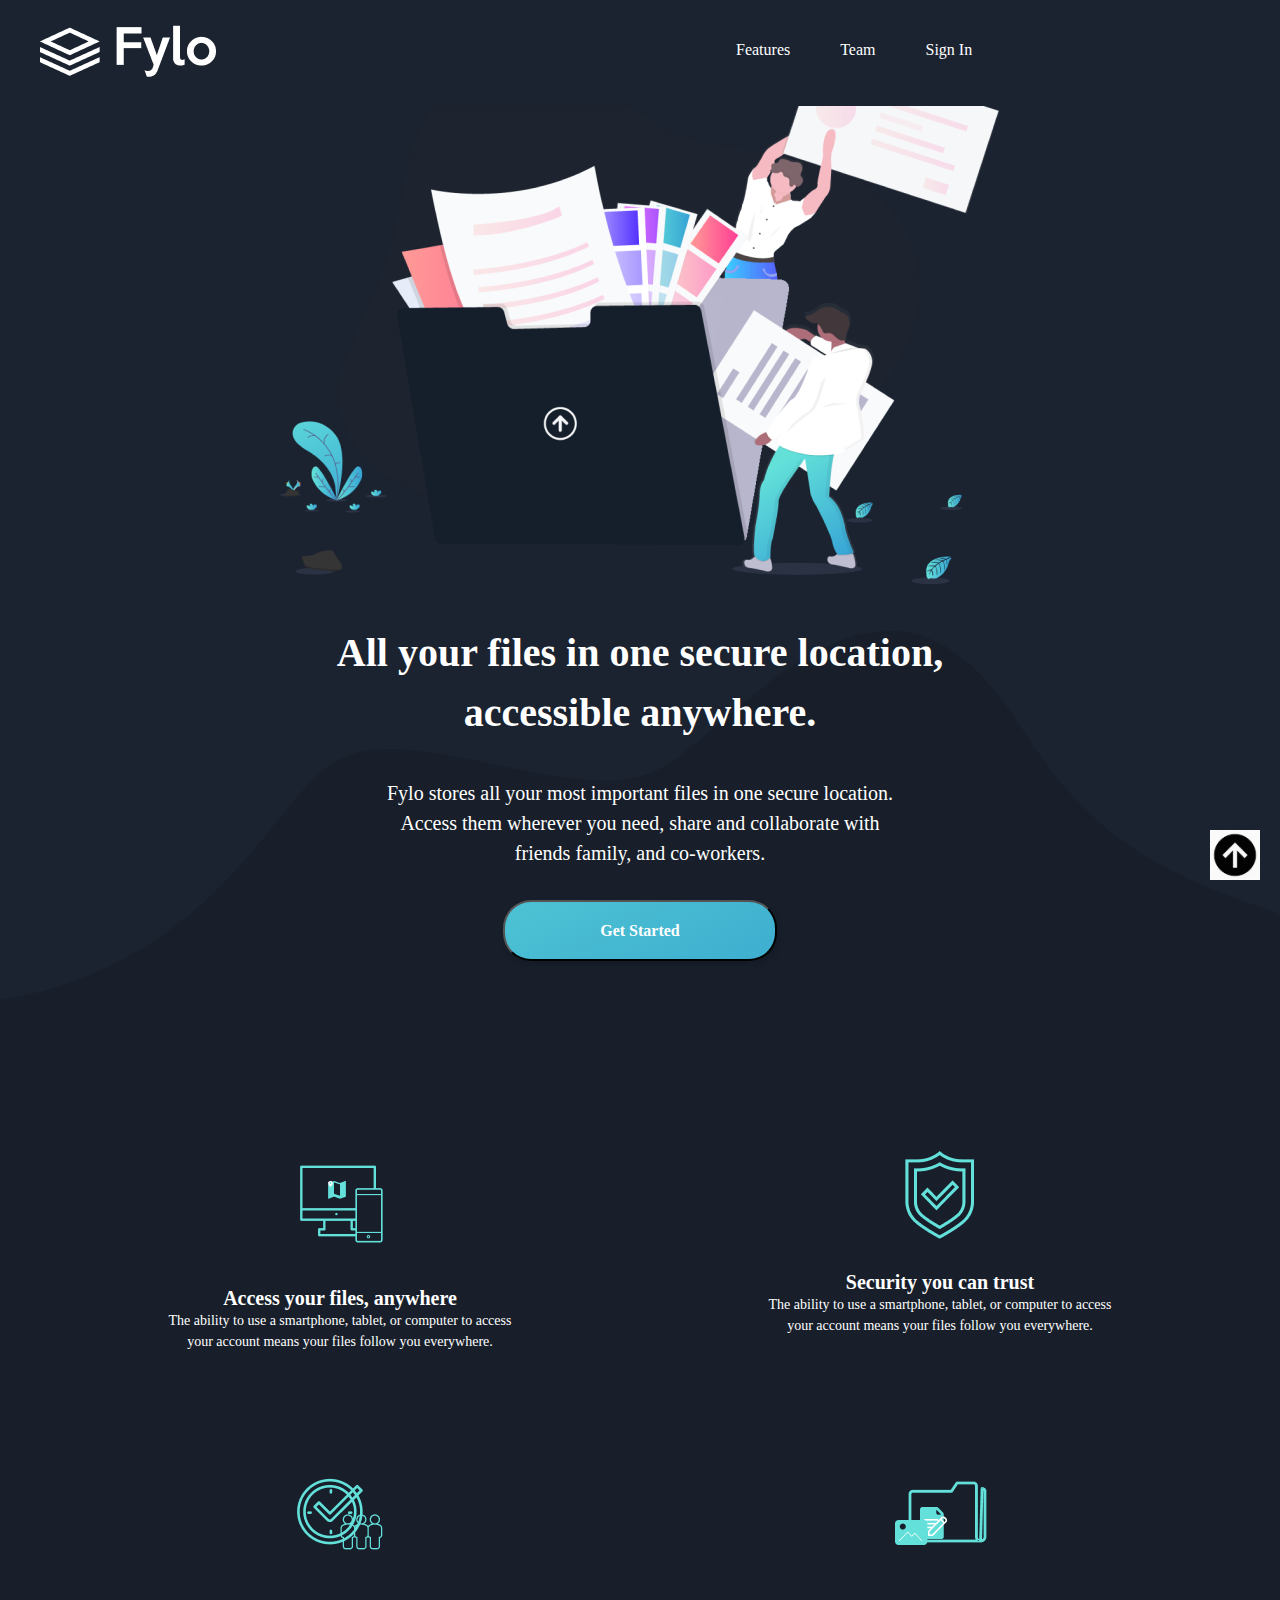
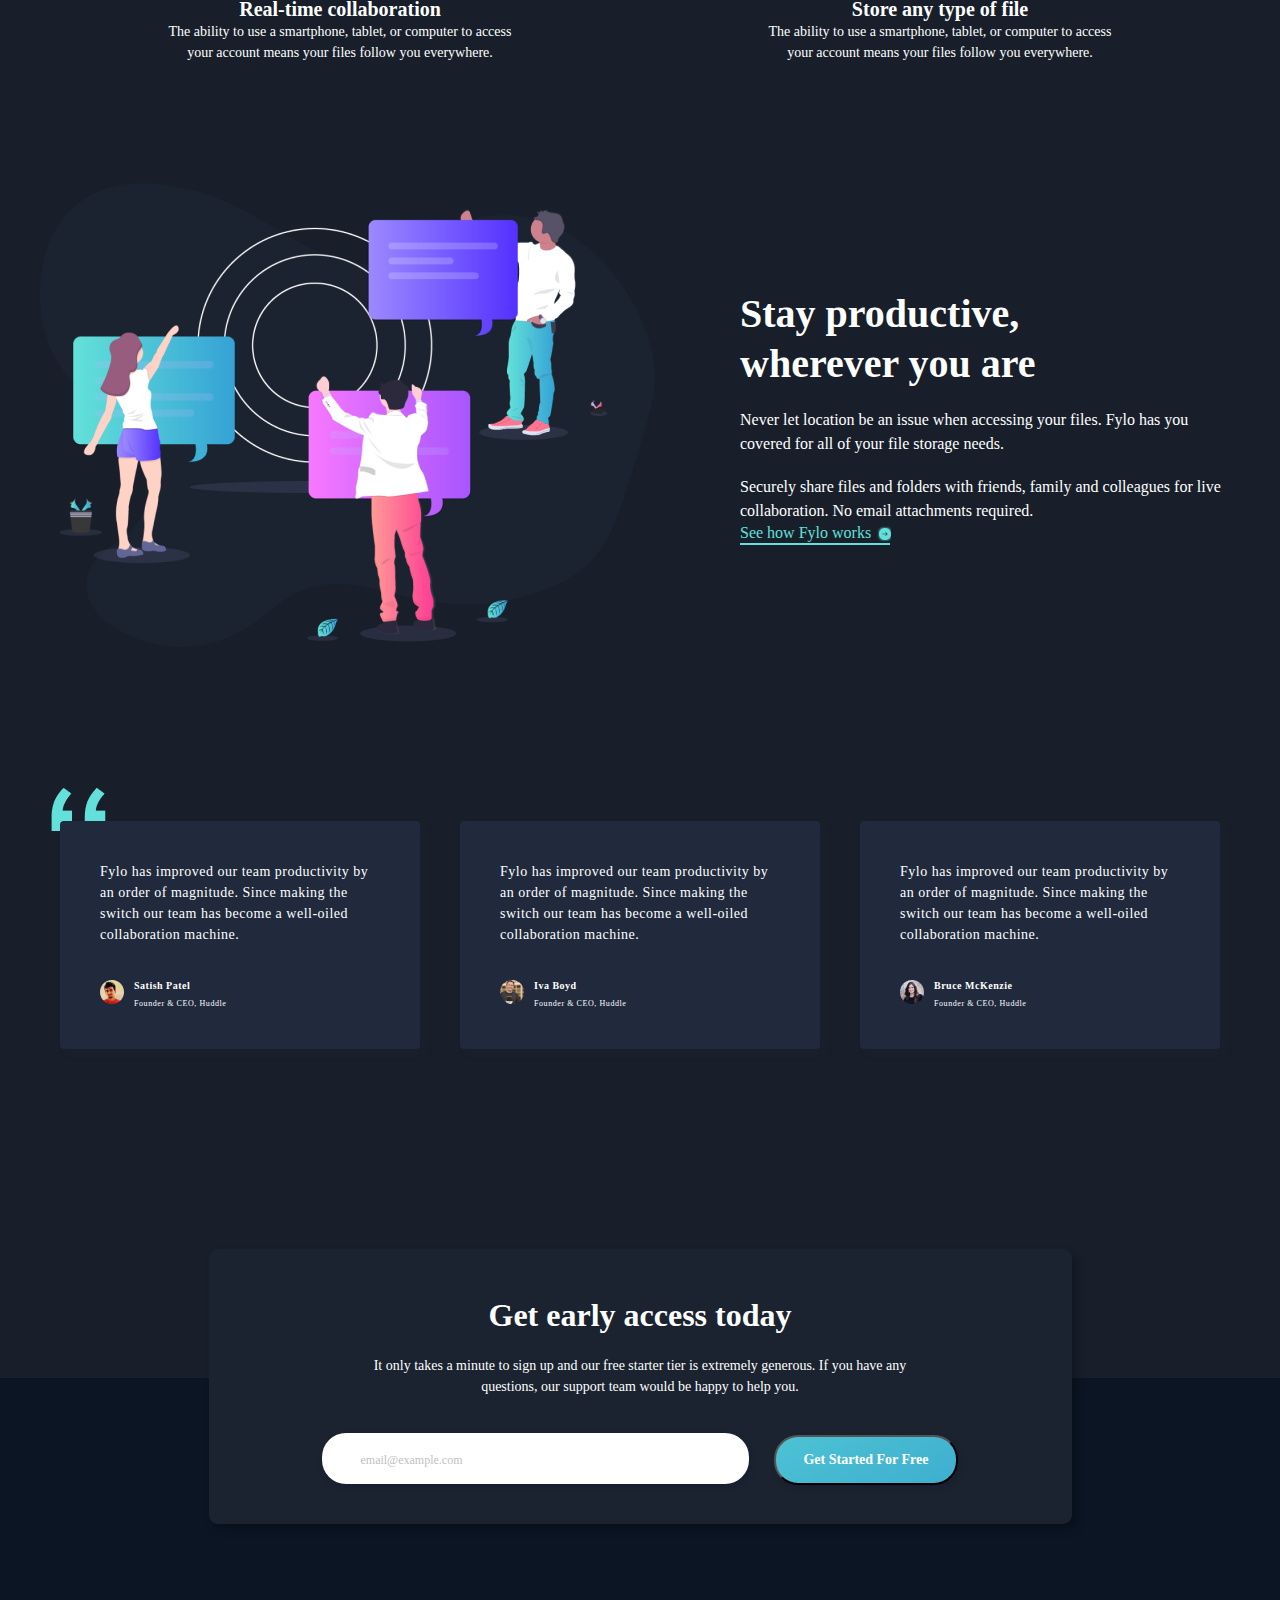
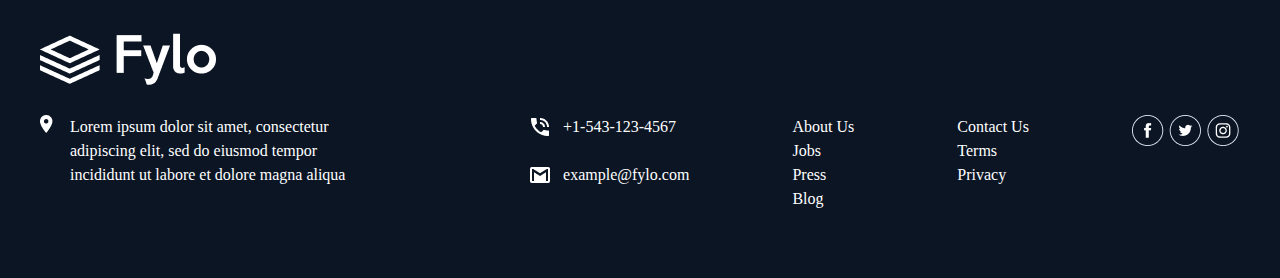
<file: prekt_9/index.html>
<!-- bissmillah -->
<!DOCTYPE html>
<html lang="en">

<head>
    <meta charset="UTF-8">
    <meta http-equiv="X-UA-Compatible" content="IE=edge">
    <meta name="viewport" content="width=device-width, initial-scale=1.0">
    <title>Fylo</title>
    <link rel="stylesheet" href="./styles/style.css">
</head>

<body>

    <div class="top">
        <a href="">
            <img src="./image/top.jfif" alt="dac">
        </a>
    </div>

    <header class="header">
        <div class="container">
            <nav class="row navbar">
                <div class="logo">
                    <a href="">
                        <img src="./image/logotip.png" alt="logo">
                    </a>
                </div>
                <ul class="nav-link d-flex ">
                    <li class="nav-item mr-50"><a href="">Features</a></li>
                    <li class="nav-item mr-50"><a href="">Team</a></li>
                    <li class="nav-item mr-50"><a href="">Sign In</a></li>

                </ul>
            </nav>
            <div class="hero">
                <img src="./image/hero_bg.png" alt="hero">
                <h2 class="hero_h2">
                    All your files in one secure location, accessible anywhere.
                </h2>
                <p class="hero_paragrif">
                    Fylo stores all your most important files in one secure location. Access them wherever you need,
                    share and collaborate with friends family, and co-workers.
                </p>
                <div class="hero_button">

                    <button>
                        <a href=""> Get Started </a>
                    </button>

                </div>
            </div>
        </div>
    </header>
    <main class="main">
        <div class="main_items">
            <img src="./image/main_bg_2.svg" style="" alt="bg">
        </div>
        <div class="container">

            <section class="main_boxs">
                <div class="box">
                    <img src="./image/box.png" alt="wd">
                    <h3 class="box_h3">
                        Access your files, anywhere
                    </h3>
                    <p class="box_p">
                        The ability to use a smartphone, tablet, or computer to access your account means your files
                        follow you everywhere.
                    </p>
                </div>
                <div class="box">
                    <img src="./image/box1.png" alt="wd">
                    <h3 class="box_h3">
                        Security you can trust
                    </h3>
                    <p class="box_p">
                        The ability to use a smartphone, tablet, or computer to access your account means your files
                        follow you everywhere.
                    </p>
                </div>
                <div class="box">
                    <img src="./image/box2.png" alt="wd">
                    <h3 class="box_h3">
                        Real-time collaboration
                    </h3>
                    <p class="box_p">
                        The ability to use a smartphone, tablet, or computer to access your account means your files
                        follow you everywhere.
                    </p>
                </div>
                <div class="box">
                    <img src="./image/box4.png" alt="wd">
                    <h3 class="box_h3">
                        Store any type of file
                    </h3>
                    <p class="box_p">
                        The ability to use a smartphone, tablet, or computer to access your account means your files
                        follow you everywhere.
                    </p>
                </div>
            </section>
            <section class="heros row">
                <div class="img">
                    <img src="./image/main_hero.png" alt="png">
                </div>
                <div class="text">
                    <h3 class="hero_text_h3">
                        Stay productive, <br>
                        wherever you are
                    </h3>
                    <p>
                        Never let location be an issue when accessing your files. Fylo has you covered for all of your
                        file storage needs.
                    </p>
                    <p>
                        Securely share files and folders with friends, family and colleagues for live collaboration. No
                        email attachments required.
                    </p>
                    <div class="href">
                        <a href="">
                            See how Fylo works
                            <img src="./image/see.svg" alt="see">
                        </a>
                    </div>
                </div>
            </section>
            <section class="about_tem row">
                <div class="about_item">
                    <img src="./image/tirnoqchalar.png" class="img" alt="png">
                    <p>Fylo has improved our team productivity by an order of magnitude. Since making the switch our
                        team has become a well-oiled collaboration machine.
                    </p>
                    <div class="name d-flex mt-25">
                        <img src="./image/satish.png" class="mt-10" alt="ds">
                        <div class="name_or_info ml-10 a-c">
                            <h4 class=" mt-10 ">Satish Patel</h4>
                            <p class=" p_name">Founder & CEO, Huddle</p>
                        </div>
                    </div>
                </div>
                <div class="about_item">
                    <p>Fylo has improved our team productivity by an order of magnitude. Since making the switch our
                        team has become a well-oiled collaboration machine.
                    </p>
                    <div class="name d-flex mt-25">
                        <img src="./image/satish1.png" class="mt-10" alt="ds">
                        <div class="name_or_info ml-10 a-c">
                            <h4 class=" mt-10 ">Iva Boyd</h4>
                            <p class=" p_name">Founder & CEO, Huddle</p>
                        </div>
                    </div>
                </div>
                <div class="about_item">
                    <p>Fylo has improved our team productivity by an order of magnitude. Since making the switch our
                        team has become a well-oiled collaboration machine.
                    </p>
                    <div class="name d-flex mt-25">
                        <img src="./image/satish2.png" class="mt-10" alt="ds">
                        <div class="name_or_info ml-10 a-c">
                            <h4 class=" mt-10 ">Bruce McKenzie</h4>
                            <p class=" p_name">Founder & CEO, Huddle</p>
                        </div>
                    </div>
                </div>
            </section>
            <section class="email">
                <h3>Get early access today</h3>
                <p>It only takes a minute to sign up and our free starter tier is extremely generous. If you have any
                    <br> questions, our support team would be happy to help you.</p>
                <div class="input">
                    <form action="post">
                        <label for="email">
                            <input type="email" id="email" name="email" placeholder="email@example.com" required>
                        </label>

                        <button class="ml-25">
                            <a href="">Get Started For Free</a>
                        </button>

                    </form>
                </div>
            </section>
        </div>
    </main>
    <footer class="footer footer_container">
        <div class="footer_con">
            <div class="container ">
                <div class="logo_footer mb-25">
                    <div class="logo_footers">
                        <a href="">
                            <img src="./image/logotip.png" class="logo" alt="sss">
                        </a>
                    </div>
                </div>
                <div class="footer_box">
                    <ul class="row">
                        <li class="text-foot">
                            <img src="./image/locatsa.png" alt="pnd">
                            Lorem ipsum dolor sit amet, consectetur adipiscing elit, sed do eiusmod
                            tempor incididunt ut
                            labore et dolore magna aliqua
                        </li>


                        <li class="pdd">
                            <img src="./image/tell.png" class="mr-15 img" alt="cds">+1-543-123-4567 <br><br>
                            <img src="./image/sms.png" class="mr-15 img" alt="">example@fylo.com
                        </li>
                        <li class="ul_foot">
                            <a href="">About Us</a><br>
                            <a href="">Jobs</a><br>
                            <a href="">Press</a><br>
                            <a href="">Blog</a>
                        </li>
                        <li>
                            <a href="">Contact Us</a><br>
                            <a href="">Terms</a><br>
                            <a href="">Privacy</a>
                        </li>
                        <li class="internet">
                            <a href="">
                                <img src="./image/facebook.png" class="foo" alt="sax">
                            </a>
                            <a href="">
                                <img src="./image/facebook1.png" class="ins" alt="sax">
                            </a>
                            <a href="">
                                <img src="./image/facebook2.png" class="tvt" alt="sax">
                            </a>

                        </li>


                    </ul>
                </div>
            </div>
        </div>

    </footer>
</body>

</html>
</file>
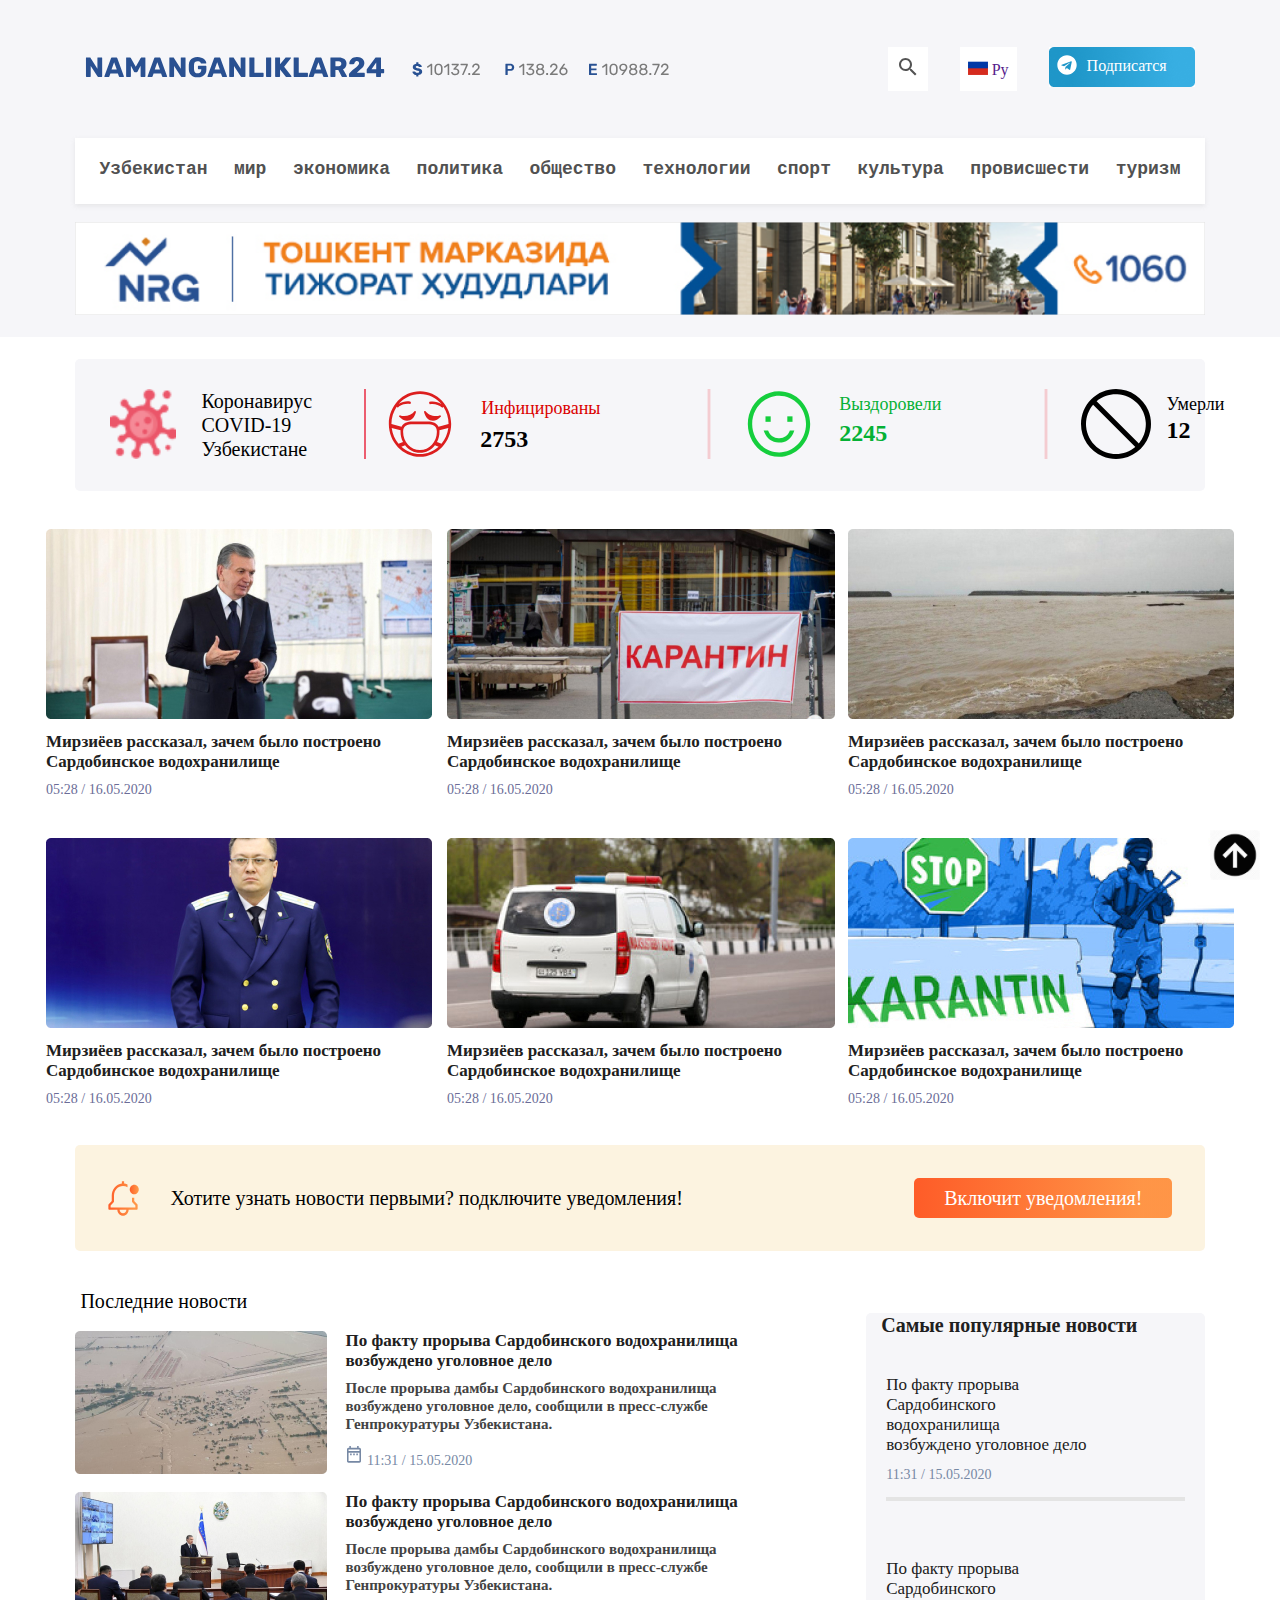
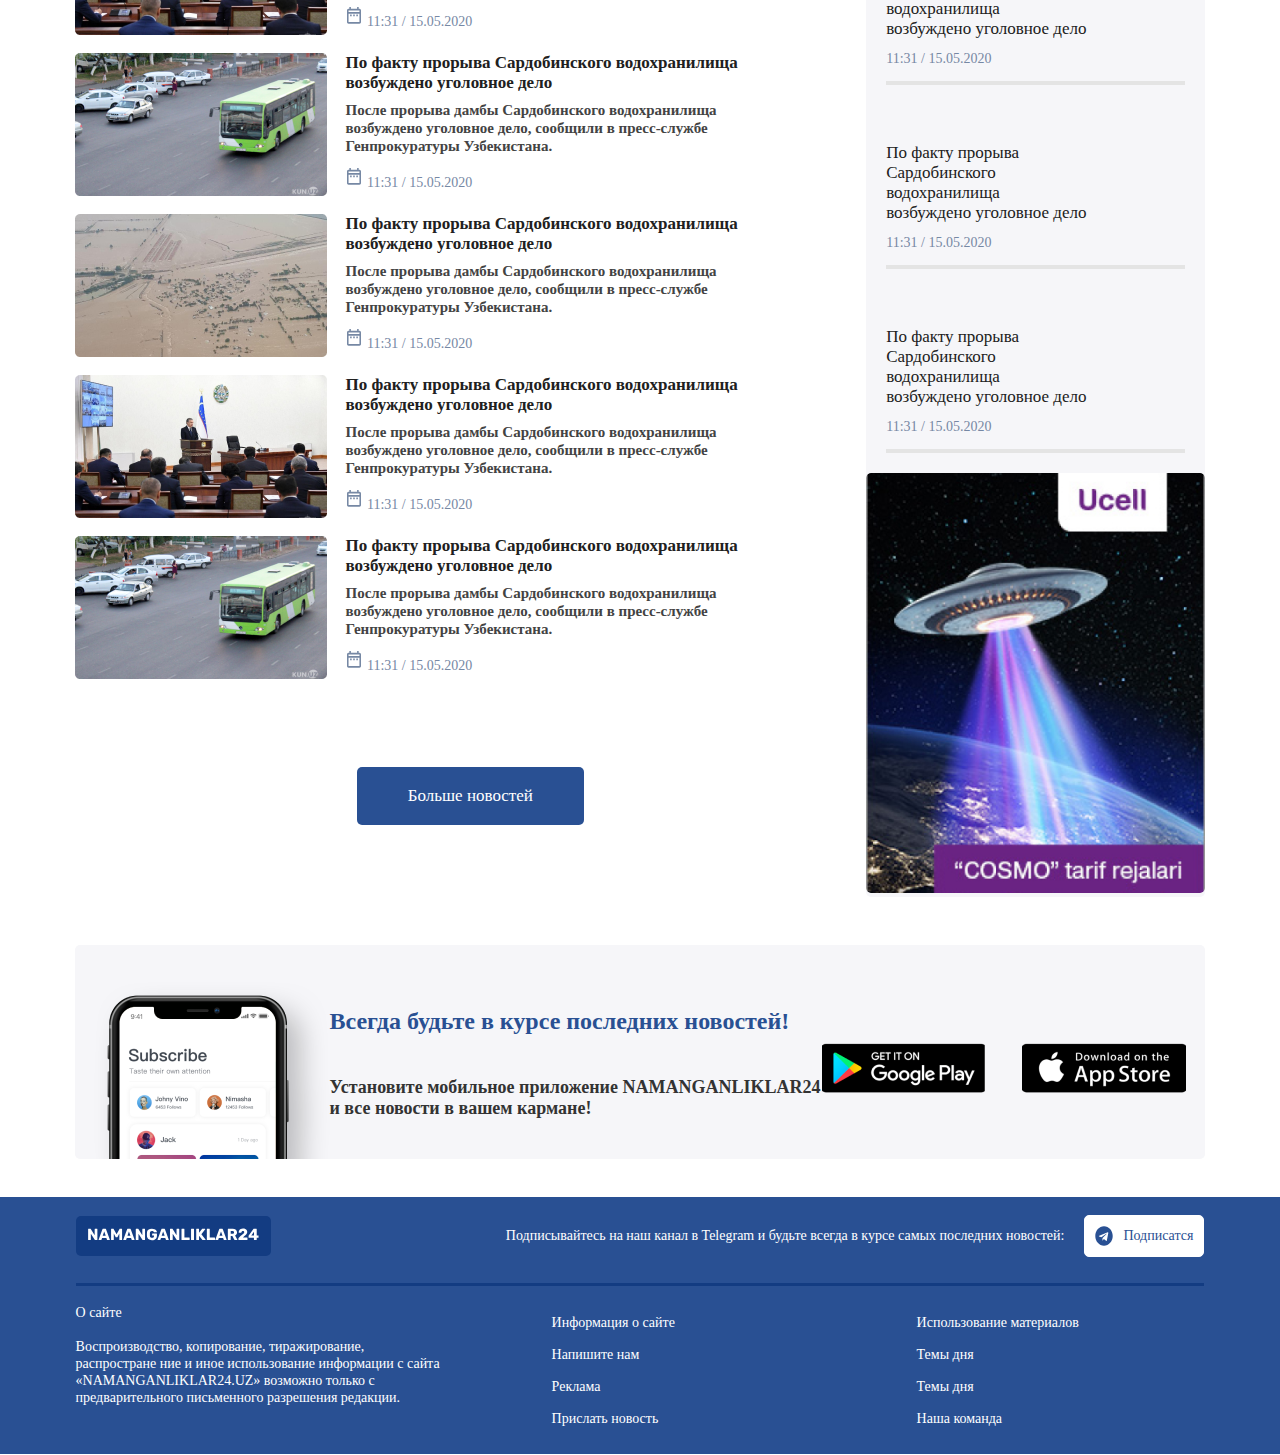
<file: prekt_7/Uyga Vazifa Namanganliklar24 prek/index.html>
<!DOCTYPE html>
<html lang="en">

<head>
    <meta charset="UTF-8">
    <meta http-equiv="X-UA-Compatible" content="IE=edge">
    <meta name="viewport" content="width=device-width, initial-scale=1.0">
    <title>Namanganliklar 24</title>
    <link rel="stylesheet" href="./styles/style.css">
</head>

<body>
    <div class="top">
        <a href=""><img src="./img/top.jfif" alt="dcS"></a>
    </div>
    <header class="header">
        <div class="container">
            <div class="headers">
                <div class="header_left">
                    <a href="./index.html"><img src="./img/NAMANGANLIKLAR24@2x.svg" alt="logo"></a>
                    <img src="./img/$ 10137.2 P 138.26 E 10988.72.svg" alt="logo_usd">
                </div>
                <div class="header_right">
                    <div class="header_items">
                        <div class="item">
                            <a href=""><img src="./img/mdi_magnify.svg" alt="cd"></a>

                        </div>
                        <div class="item">
                            <a href=""><img src="./img/bayroq.svg" alt="ewd">
                                Py</a>
                        </div>

                        <div class="item">
                            <a href="./telegram.html">
                                <img src="./img/cib_telegram@2x.svg" alt="telegram">

                                <span>Подписатся</span></a>
                        </div>
                    </div>
                </div>
            </div>
            <nav class="nav">
                <ul class="list_nav">
                    <li class="list_item"><a href="./politika.html" class="item">Узбекистан</a></li>
                    <li class="list_item"><a href="./politika.html" class="item">мир</a></li>
                    <li class="list_item"><a href="./politika.html" class="item">экономика</a></li>
                    <li class="list_item"><a href="./politika.html" class="item">политика</a></li>
                    <li class="list_item"><a href="./politika.html" class="item">общество</a></li>
                    <li class="list_item"><a href="./politika.html" class="item">технологии</a></li>
                    <li class="list_item"><a href="./politika.html" class="item">спорт</a></li>
                    <li class="list_item"><a href="./politika.html" class="item">культура</a></li>
                    <li class="list_item"><a href="./politika.html" class="item">провисшести</a></li>
                    <li class="list_item"><a href="./politika.html" class="item">туризм</a></li>
                </ul>
            </nav>
            <div class="img_nav">
                <a href=""> <img src="./img/nav.png" alt="img"></a>
            </div>
        </div>
    </header>
    <main class="main">
        <div class="container">
            <div class="main_info">
                <div class="items_info">
                    <a href="">
                        <div class="info_items">
                            <img src="./img/virus.png" alt="virus">
                            <span>Коронавирус COVID-19
                                Узбекистане</span>
                        </div>
                    </a>
                    <img src="./img/virusni_yoni.svg" alt="fewq">
                </div>
                <div class="items_info">
                    <div class="info_items">
                        <img src="./img/ikkinchi_virus.svg" alt="fed">
                        <span>
                            <span class="informatsi">Инфицированы</span> <br>
                            <p style=" margin-top: 8px;">2753</p>
                        </span>
                    </div>
                    <img src="./img/informat.svg" style="margin-left: 74px ;" alt="fewf">
                </div>
                <div class="items_info">
                    <div class="info_items">
                        <img src="./img/emotsa.svg" alt="emotsa">
                        <span
                            style="font-family: 'Rubik';font-style: normal;font-weight: 400;font-size: 18px;line-height: 21px;margin-top: 5px;color: #05B135;">Выздоровели
                            <p style="font-size: 24px; font-weight: 900 ;margin-top: 8px;">2245</p></span>
                    </div>
                    <img src="./img/emotsaa.svg" style="margin-left: 70px;" alt="ewdesd">
                </div>
                <div class="items_info">
                    <img src="./img/yechim_yo'q.svg" alt="device-widthqw">
                    <span style="font-family: 'Rubik';font-style: normal;font-weight: 400;font-size: 18px;line-height: 21px;margin-top: 5px;color: #000000;
                ">
                        Умерли <br>
                        <p style="margin-top: 5px; font-size: 24px; font-weight: 900;"> 12</p>

                    </span><br>

                </div>
            </div>

            <div class="tezkor_xabar">
                <div class="card">
                    <a href="./politikanews.html"><img src="./img/rasmlar.jpg" alt="sdaDW">
                        <p>Мирзиёев рассказал, зачем было построено
                            Сардобинское водохранилище</p>
                    </a>
                    <div class="date">
                        <p>05:28 / 16.05.2020</p>
                    </div>
                </div>
                <div class="card">
                    <a href="./politikanews.html"> <img src="./img/rasmlar1.jpg" alt="sdaDW">
                        <p>Мирзиёев рассказал, зачем было построено
                            Сардобинское водохранилище</p>
                    </a>
                    <div class="date">
                        <p>05:28 / 16.05.2020</p>
                    </div>
                </div>
                <div class="card">
                    <a href="./politikanews.html"> <img src="./img/rasmlar2.jpg" alt="sdaDW">
                        <p>Мирзиёев рассказал, зачем было построено
                            Сардобинское водохранилище</p>
                    </a>
                    <div class="date">
                        <p>05:28 / 16.05.2020</p>
                    </div>
                </div>
                <div class="card">
                    <a href="./politikanews.html"> <img src="./img/rasmlar3.jpg" alt="sdaDW">
                        <p>Мирзиёев рассказал, зачем было построено
                            Сардобинское водохранилище</p>
                    </a>
                    <div class="date">
                        <p>05:28 / 16.05.2020</p>
                    </div>
                </div>
                <div class="card">
                    <a href="./politikanews.html"> <img src="./img/rasmlar4.jpg" alt="sdaDW">
                        <p>Мирзиёев рассказал, зачем было построено
                            Сардобинское водохранилище</p>
                    </a>
                    <div class="date">
                        <p>05:28 / 16.05.2020</p>
                    </div>
                </div>
                <div class="card">
                    <a href="./politikanews.html"><img src="./img/rasmlar5.jpg" alt="sdaDW">
                        <p>Мирзиёев рассказал, зачем было построено
                            Сардобинское водохранилище</p>
                    </a>
                    <div class="date">
                        <p>05:28 / 16.05.2020</p>
                    </div>
                </div>
            </div>
            <section class="bildirish_noma">
                <div class="box_one">
                    <img src="./img/carbon_notification-new.svg" alt="bildirish noma">
                    <p>Хотите узнать новости первыми? подключите уведомления!
                    </p>
                </div>
                <div class="box_twoo">
                    <button style="border: none;">
                        <a href=""> <span>Включит уведомления!</span></a>
                    </button>
                </div>
            </section>
            <p class="news_p">Последние новости</p>
            <div class="boluvchi">
                <aside class="aside">
                    <a href="./politikanews.html">
                        <a href="./politikanews.html">
                            <div class="news">
                                <img src="./img/Rectangle 21.png" alt="news">
                                <div class="texts">
                                    <p class="one_p">По факту прорыва Сардобинского водохранилища
                                        возбуждено уголовное дело</p>
                                    <p class="twoo_p">После прорыва дамбы Сардобинского водохранилища возбуждено
                                        уголовное дело,
                                        сообщили в пресс-службе Генпрокуратуры Узбекистана.
                                    </p>
                                    <p class="thiree_p"><img src="./img/ic_outline-date-range.svg" alt="eqr"> 11:31 /
                                        15.05.2020
                                    </p>
                                </div>
                            </div>
                        </a>
                        <a href="./politikanews.html">
                            <div class="news">
                                <img src="./img/Rectangle 22.png" alt="news">
                                <div class="texts">
                                    <p class="one_p">По факту прорыва Сардобинского водохранилища
                                        возбуждено уголовное дело</p>
                                    <p class="twoo_p">После прорыва дамбы Сардобинского водохранилища возбуждено
                                        уголовное дело,
                                        сообщили в пресс-службе Генпрокуратуры Узбекистана.
                                    </p>
                                    <p class="thiree_p"><img src="./img/ic_outline-date-range.svg" alt="eqr"> 11:31 /
                                        15.05.2020
                                    </p>
                                </div>

                            </div>
                        </a>
                        <a href="./politikanews.html">
                            <div class="news">
                                <img src="./img/Rectangle 23.png" alt="news">
                                <div class="texts">
                                    <p class="one_p">По факту прорыва Сардобинского водохранилища
                                        возбуждено уголовное дело</p>
                                    <p class="twoo_p">После прорыва дамбы Сардобинского водохранилища возбуждено
                                        уголовное дело,
                                        сообщили в пресс-службе Генпрокуратуры Узбекистана.
                                    </p>
                                    <p class="thiree_p"><img src="./img/ic_outline-date-range.svg" alt="eqr"> 11:31 /
                                        15.05.2020
                                    </p>
                                </div>
                            </div>
                        </a>
                        <a href="./politikanews.html">
                            <div class="news">
                                <img src="./img/Rectangle 24.png" alt="news">
                                <div class="texts">
                                    <p class="one_p">По факту прорыва Сардобинского водохранилища
                                        возбуждено уголовное дело</p>
                                    <p class="twoo_p">После прорыва дамбы Сардобинского водохранилища возбуждено
                                        уголовное дело,
                                        сообщили в пресс-службе Генпрокуратуры Узбекистана.
                                    </p>
                                    <p class="thiree_p"><img src="./img/ic_outline-date-range.svg" alt="eqr"> 11:31 /
                                        15.05.2020
                                    </p>
                                </div>
                            </div>
                        </a>
                        <a href="./politikanews.html">
                            <div class="news">
                                <img src="./img/Rectangle 26.png" alt="news">
                                <div class="texts">
                                    <p class="one_p">По факту прорыва Сардобинского водохранилища
                                        возбуждено уголовное дело</p>
                                    <p class="twoo_p">После прорыва дамбы Сардобинского водохранилища возбуждено
                                        уголовное дело,
                                        сообщили в пресс-службе Генпрокуратуры Узбекистана.
                                    </p>
                                    <p class="thiree_p"><img src="./img/ic_outline-date-range.svg" alt="eqr"> 11:31 /
                                        15.05.2020
                                    </p>
                                </div>
                            </div>
                        </a>
                        <a href="./politikanews.html">
                            <div class="news">
                                <img src="./img/Rectangle 27.png" alt="news">
                                <div class="texts">
                                    <p class="one_p">По факту прорыва Сардобинского водохранилища
                                        возбуждено уголовное дело</p>
                                    <p class="twoo_p">После прорыва дамбы Сардобинского водохранилища возбуждено
                                        уголовное дело,
                                        сообщили в пресс-службе Генпрокуратуры Узбекистана.
                                    </p>
                                    <p class="thiree_p"><img src="./img/ic_outline-date-range.svg" alt="eqr"> 11:31 /
                                        15.05.2020
                                    </p>
                                </div>
                            </div>
                        </a>

                        <div class="button">
                            <button style="border: none;">
                                <a href="./form.html"> <span>Больше новостей</span></a>
                            </button>
                        </div>


                </aside>
                <section class="sidebar">
                    <h2>Cамые популярные новости</h2>
                    <div class="sidbar_item">
                        <p class="sidebar_p">По факту прорыва Сардобинского <br> водохранилища <br>
                            возбуждено уголовное дело</p>
                        <p class="sidebar_date">11:31 / 15.05.2020</p>
                        <span></span>

                    </div>
                    <div class="sidbar_item">
                        <p class="sidebar_p">По факту прорыва Сардобинского <br> водохранилища <br>
                            возбуждено уголовное дело</p>
                        <p class="sidebar_date">11:31 / 15.05.2020</p>
                        <span></span>

                    </div>
                    <div class="sidbar_item">
                        <p class="sidebar_p">По факту прорыва Сардобинского <br> водохранилища <br>
                            возбуждено уголовное дело</p>
                        <p class="sidebar_date">11:31 / 15.05.2020</p>
                        <span></span>

                    </div>
                    <div class="sidbar_item">
                        <p class="sidebar_p">По факту прорыва Сардобинского <br> водохранилища <br>
                            возбуждено уголовное дело</p>
                        <p class="sidebar_date">11:31 / 15.05.2020</p>
                        <span></span>

                    </div>
                    <div class="img">
                        <a href=""><img src="./img/Rectangle 41.jpg" alt="dwQ"></a>
                    </div>
                </section>
            </div>
            <section class="rek">
                <div class="rek_one">
                    <img src="./img/8d89790fc04af6ac0dfe97db84f28cb2 1.png" alt="telefhon">
                    <span>
                        <p>Всегда будьте в курсе последних новостей!</p>
                        <p>Установите мобильное приложение NAMANGANLIKLAR24 <br>
                            и все новости в вашем кармане!</p>
                    </span>
                </div>
                <div class="rek_twoo">
                    <a href=""> <img src="./img/googleplay 1.png" alt="ewd"></a>
                    <a href=""><img src="./img/appstore 1.png" alt="widthwefd"></a>
                </div>
            </section>

        </div>
    </main>
    <footer class="footer">
        <div class="container footer_container">
            <div class="footer_top">
                <div class="item_footer">
                    <div class="logo_footer">
                        <img src="./img/NAMANGANLIKLAR24.svg" alt="eFWCBIsqna">
                    </div>
                </div>
                <div class="item_footer">
                    <p>Подписывайтесь на наш канал в Telegram и будьте всегда в курсе самых последних новостей:</p>
                    <a href="">
                        <button style="margin-left:20px ; border: 1px solid white;">
                            <span style="display: flex;    align-items: center;"><img src="./img/cib_telegram.svg"
                                    alt="ewfDW">
                                <p>Подписатся</p>
                            </span>
                        </button>
                    </a>
                </div>
            </div>
            <div class="aa">

            </div>
            <div class="footer_bottom">
                <div class="items">
                    <p>
                        О сайте <br><br>
                        Воспроизводство, копирование, тиражирование, распростране ние и иное использование информации с
                        сайта «NAMANGANLIKLAR24.UZ» возможно только с предварительного письменного разрешения редакции.

                    </p>
                </div>
                <div class="items">
                    <ul>
                        <a href="">
                            <li> Информация о сайте </li>
                        </a>
                        <a href="">
                            <li>Напишите нам </li>
                        </a>
                        <a href="">
                            <li>Реклама </li>
                        </a>
                        <a href="">
                            <li>Прислать новость</li>
                        </a>
                    </ul>




                </div>
                <div class="items">
                    <ul>
                        <a href="">
                            <li> Использование материалов </li>
                        </a>
                        <a href="">
                            <li>Темы дня </li>
                        </a>
                        <a href="">
                            <li>Темы дня </li>
                        </a>
                        <a href="">
                            <li>Наша команда</li>
                        </a>




                    </ul>




                </div>
            </div>
        </div>

    </footer>
</body>

</html>
</file>
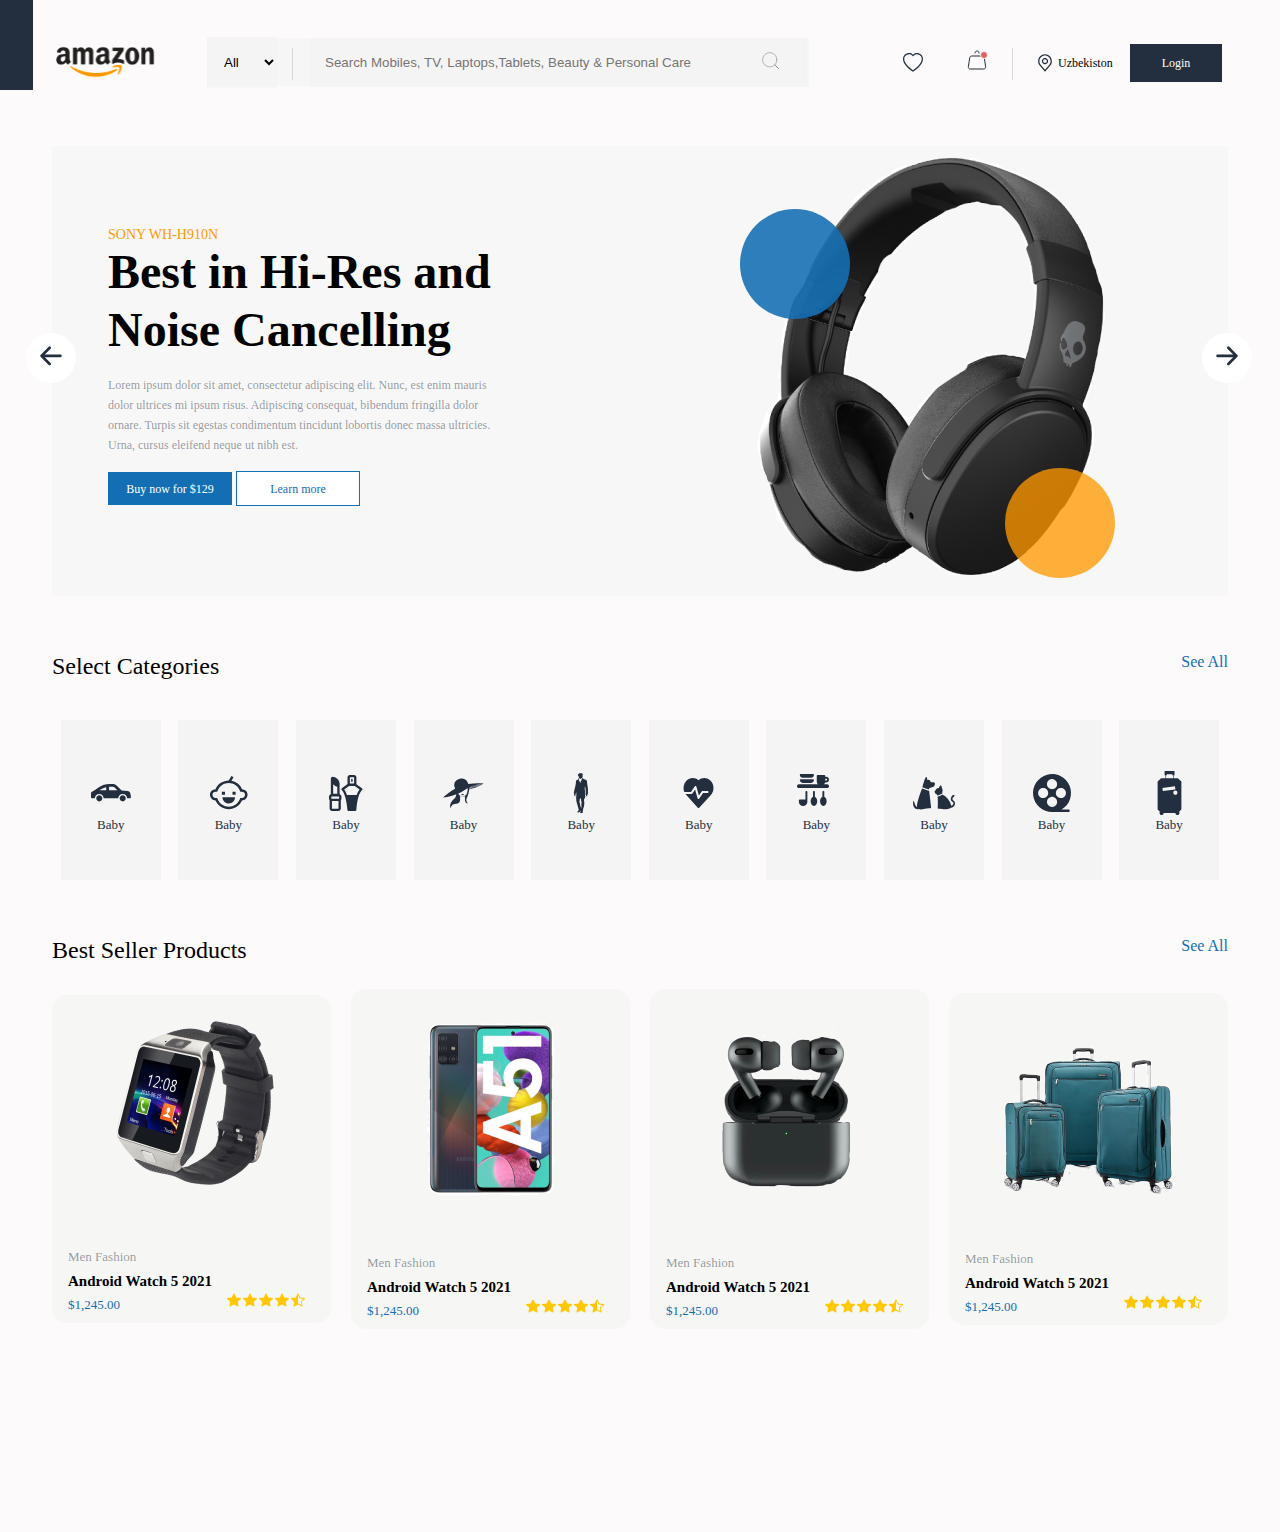
<file: prekt_8/amalyot/index.html>
<!DOCTYPE html>
<html lang="en">

<head>
    <meta charset="UTF-8">
    <meta http-equiv="X-UA-Compatible" content="IE=edge">
    <meta name="viewport" content="width=device-width, initial-scale=1.0">
    <title>Amazon</title>
    <link rel="stylesheet" href="./styles/style.css">
</head>

<body>
    <header class="header">
        <div class="container">
            <div class="btn_menu_top">
                <div class="btn_menu_tops">
                <a href="">
                    <img src="./img/gg_menu-right.svg" alt="vgf">
                </a>
                </div>

            </div>
            <div class="headers">
                <div class="header_left">
                    <a href="./index.html" class="logo">
                        <img src="./img/logo_amazon.svg" alt="logo_amazon">
                    </a>
                    <form action="GET" method="post" class="form">
                        <select name="" id="">
                            <option value="all">All</option>
                            <option value="all">All2</option>
                            <option value="all">All3</option>
                        </select>
                        <span class="img">
                            <img src="./img/line.svg" alt="fds">
                        </span>
                        <label for="search">
                            <input type="text" name="search" id="search" class="search"
                                placeholder="Search Mobiles, TV, Laptops,Tablets, Beauty & Personal Care etc." required>

                        </label>
                        <div class="imgs">
                            <img src="./img/lupa_input_uchun.svg" alt="lupa">
                        </div>
                    </form>
                </div>
                <div class="header_right">
                    <div class="icon">
                        <a href="./styles/indexHIDDIN.html">
                            <img src="./img/like.svg" class="img_1" alt="yoqqan bo'lsa like bosin">
                         
                        </a>
                        <a href="">
                            <img src="./img/sumka.svg" alt="sumka">
                        </a>
                        <a href="">
                            <img src="./img/line.svg" alt="line">
                        </a>
                    </div>
                    <div class="buttons">
                        <div class="lokatsa">
                            <a href="">
                                <img src="./img/lokatsa.svg" alt="lokatsa">
                                <span> Uzbekiston</span>
                            </a>
                        </div>
                        <div class="button">

                            <button>
                                <a href=""> Login </a>
                            </button>

                        </div>
                    </div>
                </div>
            </div>
            <div class="hero_left_or_right" style="z-index: -1;">
                <span class="spen1">
                    <a href=""><img src="./img/left_grup.svg" alt="xasas"></a>
                </span>
                <span class="spen2">
                    <a href=""><img src="./img/right_grup.svg" alt="xsCEW"></a>
                </span>

            </div>
            <div class="header_hero d-flex" style="z-index: -2;">
                <div class="hero_text">

                    <span class="hero_top_spen">
                        SONY WH-H910N
                    </span>
                    <h1 class="hero_center_h1">
                        Best in Hi-Res and
                        Noise Cancelling
                    </h1>
                    <p class="hero_center_p">
                        Lorem ipsum dolor sit amet, consectetur adipiscing elit. Nunc, est enim mauris dolor ultrices mi
                        ipsum risus. Adipiscing consequat, bibendum fringilla dolor ornare. Turpis sit egestas
                        condimentum tincidunt lobortis donec massa ultricies. Urna, cursus eleifend neque ut nibh est.
                    </p>
                    <div class="hero_buttons">
                        <button class="hero_button_one">
                            <a href="">
                                Buy now for $129
                            </a>
                        </button>
                        <button class="hero_button_twoo">
                            <a href="">Learn more</a>
                        </button>
                    </div>
                </div>
                <div class="hero_img">
                    <img src="./img/a.png" alt="ads">
                    <div class="elips_1"></div>
                    <div class="elips_2"></div>
                </div>
            </div>
        </div>
    </header>
    <main class="main">
        <div class="container">
            <section class="main_top_category">
                <div class="cate_text">Select Categories</div>
                <div class="cate_see">See All</div>
            </section>
            <section class="main_categoris">

                <div class="box">
                    <img src="./img/c1.svg" alt="category_id">
                    <span>Baby</span>
                </div>


                <div class="box">
                    <img src="./img/c2.svg" alt="category_id">
                    <span>Baby</span>
                </div>


                <div class="box">
                    <img src="./img/c3.svg" alt="category_id">
                    <span>Baby</span>
                </div>
                <div class="box">
                    <img src="./img/c4.svg" alt="category_id">
                    <span>Baby</span>
                </div>
                <div class="box">
                    <img src="./img/c5.svg" alt="category_id">
                    <span>Baby</span>
                </div>
                <div class="box">
                    <img src="./img/c6.svg" alt="category_id">
                    <span>Baby</span>
                </div>
                <div class="box">
                    <img src="./img/c7.svg" alt="category_id">
                    <span>Baby</span>
                </div>
                <div class="box">
                    <img src="./img/c8.svg" alt="category_id">
                    <span>Baby</span>
                </div>
                <div class="box">
                    <img src="./img/c9.svg" alt="category_id">
                    <span>Baby</span>
                </div>
                <div class="box">
                    <img src="./img/c10.svg" alt="category_id">
                    <span>Baby</span>
                </div>
            </section>
            <section class="main_top_category">
                <div class="cate_text">Best Seller Products</div>
                <div class="cate_see">See All</div>
            </section>
            <section class="cards">
                <div class="card">
                   <div class="card_full">
                    <img src="./img/x1.png" alt="soat">
                    <div class="text">
                        <p class="grey">
                            Men Fashion
                        </p>
                        <p class="brend_name">
                            Android Watch 5 2021
                        </p>
                        <p class="price">
                            $1,245.00
                        </p>
                    </div>
                    <div class="yulduzcha">
                        <img src="./img/yulduscha.svg" alt="cds">
                        <img src="./img/yulduscha.svg" alt="cds">
                        <img src="./img/yulduscha.svg" alt="cds">
                        <img src="./img/yulduscha.svg" alt="cds">
                        <img src="./img/yulduz.svg" alt="gf">
                    </div>
                   </div>
                    <div class="button_shop">
                        <button>
                            Add to Cart
                        </button>
                        <button>
                            Quick view
                        </button>
                    </div>
                </div>
                <div class="card">
                    <div class="card_full">
                     <img src="./img/x2.png" alt="soat">
                     <div class="text">
                         <p class="grey">
                             Men Fashion
                         </p>
                         <p class="brend_name">
                             Android Watch 5 2021
                         </p>
                         <p class="price">
                             $1,245.00
                         </p>
                     </div>
                     <div class="yulduzcha">
                         <img src="./img/yulduscha.svg" alt="cds">
                         <img src="./img/yulduscha.svg" alt="cds">
                         <img src="./img/yulduscha.svg" alt="cds">
                         <img src="./img/yulduscha.svg" alt="cds">
                         <img src="./img/yulduz.svg" alt="gf">
                     </div>
                    </div>
                     <div class="button_shop">
                         <button>
                             Add to Cart
                         </button>
                         <button>
                             Quick view
                         </button>
                     </div>
                 </div>
                 <div class="card">
                    <div class="card_full">
                     <img src="./img/x3.png" alt="soat">
                     <div class="text">
                         <p class="grey">
                             Men Fashion
                         </p>
                         <p class="brend_name">
                             Android Watch 5 2021
                         </p>
                         <p class="price">
                             $1,245.00
                         </p>
                     </div>
                     <div class="yulduzcha">
                         <img src="./img/yulduscha.svg" alt="cds">
                         <img src="./img/yulduscha.svg" alt="cds">
                         <img src="./img/yulduscha.svg" alt="cds">
                         <img src="./img/yulduscha.svg" alt="cds">
                         <img src="./img/yulduz.svg" alt="gf">
                     </div>
                    </div>
                     <div class="button_shop">
                         <button>
                             Add to Cart
                         </button>
                         <button>
                             Quick view
                         </button>
                     </div>
                 </div>
                  <div class="card">
                   <div class="card_full">
                    <img src="./img/x4.png" alt="soat">
                    <div class="text">
                        <p class="grey">
                            Men Fashion
                        </p>
                        <p class="brend_name">
                            Android Watch 5 2021
                        </p>
                        <p class="price">
                            $1,245.00
                        </p>
                    </div>
                    <div class="yulduzcha">
                        <img src="./img/yulduscha.svg" alt="cds">
                        <img src="./img/yulduscha.svg" alt="cds">
                        <img src="./img/yulduscha.svg" alt="cds">
                        <img src="./img/yulduscha.svg" alt="cds">
                        <img src="./img/yulduz.svg" alt="gf">
                    </div>
                   </div>
                    <div class="button_shop">
                        <button>
                            Add to Cart
                        </button>
                        <button>
                            Quick view
                        </button>
                    </div>
                </div>
            </section>
        </div>
    </main>
    <footer class="footer">
        <div class="container">

        </div>
    </footer>
</body>

</html>
</file>
<file: prekt_10/styles/style.css>
/*
* Prefixed by https://autoprefixer.github.io
* PostCSS: v8.4.14,
* Autoprefixer: v10.4.7
* Browsers: last 4 version
*/

* {
    margin: 0;
    padding: 0;
    -webkit-box-sizing: border-box;
    box-sizing: border-box;
    font-family: serif;

}

.container {
    width: 1100px;
    margin: 0 auto;
}

.row {
    display: -webkit-box;
    display: -ms-flexbox;
    display: flex;
    -webkit-box-pack: justify;
    -ms-flex-pack: justify;
    justify-content: space-between;
    -ms-flex-wrap: wrap;
    flex-wrap: wrap;
    -webkit-box-align: center;
    -ms-flex-align: center;
    align-items: center;
}

.d-flex {
    display: -webkit-box;
    display: -ms-flexbox;
    display: flex;
}

header {
    top: 0;
    left: 0;
    right: 0;
    position: fixed;
    z-index: 22222;
    background: #FFFFFF;
    -webkit-box-shadow: 0px 4px 20px rgba(0, 0, 0, 0.1);
    box-shadow: 0px 4px 20px rgba(0, 0, 0, 0.1);


}

/* llllllllllllllllllllllllllllllllllllllllllllllllllllllllll */
header nav {
    display: -webkit-box;
    display: -ms-flexbox;
    display: flex;
    -webkit-box-pack: justify;
    -ms-flex-pack: justify;

    -webkit-box-align: center;
    -ms-flex-align: center;
    align-items: center;
    position: relative;
}

header nav .nav_link {
    margin-left: auto;
    display: -webkit-box;
    display: -ms-flexbox;
    display: flex;
    -webkit-box-pack: center;
    -ms-flex-pack: center;
    justify-content: center;
    list-style-type: none;
    -webkit-box-align: center;
    -ms-flex-align: center;
    align-items: center;
    padding: 16px 0;
    height: 56px;
    z-index: 1111;
}

header nav .nav_link li {
    position: relative;

    width: 93px;
    height: 56px;
    display: -webkit-box;
    display: -ms-flexbox;
    display: flex;
    padding-top: 16px;
}

/* ............................................................... */
.xover_uchun:hover .li_hover {
    display: block;
    position: absolute;
    width: 124px;
    background: #FFFFFF;
    -webkit-box-shadow: 0px 4px 24px rgba(0, 0, 0, 0.1);
    box-shadow: 0px 4px 24px rgba(0, 0, 0, 0.1);
    border-radius: 5px;
    top: 58px;
    text-align: left;
}

.xover_uchun:hover .li_hover li::after {
    display: none;
}

.xover_uchun .li_hover li {
    margin: 0;

}

.xover_uchun .li_hover a {
    padding-top: 0;
    display: -webkit-box;
    display: -ms-flexbox;
    display: flex;
    -webkit-box-orient: vertical;
    -webkit-box-direction: normal;
    -ms-flex-direction: column;
    flex-direction: column;
    -webkit-box-pack: start;
    -ms-flex-pack: start;
    justify-content: flex-start;
    text-align: left;
}

.hover_item:hover a {
    color: #FFFFFF !important;
}


header nav .nav_link li:active .hover_item {
    background: transparent;
}

.li_hover {
    display: none;
    position: absolute;
    width: 124px;
    background: #FFFFFF;
    -webkit-box-shadow: 0px 4px 24px rgba(0, 0, 0, 0.1);
    box-shadow: 0px 4px 24px rgba(0, 0, 0, 0.1);
    border-radius: 5px;
    top: 58px;
    left: -15px;
}

.hover_item {
    width: 100% !important;
    height: 100%;
    padding-left: 16px;
    padding-bottom: 5px;
}

.li_hover .hover_item {
    text-align: left;

}

.hover_item a {
    margin-left: -8px !important;
    display: inline-block;
    text-decoration: none;
    font-family: 'Open Sans';
    font-style: normal;
    font-weight: 400;
    font-size: 16px;
    width: 100%;
    height: 10px !important;
    /* identical to box height, or 150% */


    color: #000000 !important;
}

.hover_item:hover {
    background: #00BAFC;

}

.hover_item:active .xover_uchun {
    background: transparent !important;
}

.hover_item:active {
    opacity: 0.6;
    background: #00BAFC !important;

}

.hover_item:hover a {

    /*identicaltoboxheight,or150%*/
    color: #FFFFFF;


}

header nav .nav_link li.activ_button {
    width: 159px;
    position: static;
}



header nav .nav_link li.activ_button:hover::after {
    display: none;

}

header nav .nav_link li.activ_button:active li:active {
    background: transparent;

}

header nav .nav_link .activ_button {
    background: transparent !important;
    margin-left: 10px;
}

header nav .nav_link li:active {
    background: rgba(25, 25, 25, 0.7);
    -webkit-transition: all 0.2s ease;
    -o-transition: all 0.2s ease;
    transition: all 0.2s ease;
}

.activ_button {
    margin-right: -25px !important;
    margin-left: 20px !important;
}

.activ_button a {
    margin-left: -17px !important;
}

header nav .nav_link li a {
    margin-left: 17px;
    position: absolute;
    display: inline-block;
    text-decoration: none;
    font-family: 'Open Sans';
    font-style: normal;
    font-weight: 400;
    font-size: 15px;
    line-height: 24px;
    /* identical to box height, or 160% */


    color: #000000;
}

header nav .nav_link li::after {
    top: 55px;
    position: absolute;
    display: block;
    content: "";
    width: 0;
    height: 3px;
    background: #191919;

}

header nav .nav_link li:hover::after {
    position: absolute;
    top: 55px;

    display: block;
    content: "";
    transition: all 0.5s ease;
    width: 100%;

    height: 3px;
    background: #191919;
    -webkit-transition: all 0.5s ease;
    -moz-transition: all 0.5s ease;
    -ms-transition: all 0.5s ease;
    -o-transition: all 0.5s ease;
}


header nav .nav_link li:active a {
    font-family: 'Open Sans';
    font-style: normal;
    font-weight: 400;
    font-size: 15px;
    line-height: 24px;
    -webkit-transition: all 0.2s ease;
    -o-transition: all 0.2s ease;
    transition: all 0.2s ease;
    color: #FFFFFF;
}






.header_button {
    /* width: 159px; */
    position: absolute;
    padding: 8px 16px;
    top: 5px;
    background: #00BAFC;
    border-radius: 5px;
    border: 3px solid #00BAFC;
    color: #FFFFFF !important;

}

header .header_button {
    text-decoration: none;
    font-family: 'Open Sans';
    font-style: normal;
    font-weight: 700;
    font-size: 15px;
    line-height: 24px;
    display: -webkit-box;
    display: -ms-flexbox;
    display: flex;
    -webkit-box-pack: center;
    -ms-flex-pack: center;
    justify-content: center;
    -webkit-box-align: center;
    -ms-flex-align: center;
    align-items: center;
}

.activ_button a:active {
    background: rgba(0, 186, 252, 0.6);
    color: #FFFFFF !important;
    border-radius: 5px;
    -webkit-border-radius: 5px;
    -moz-border-radius: 5px;
    -ms-border-radius: 5px;
    -o-border-radius: 5px;
    -webkit-transition: all 0.2s ease;
    -o-transition: all 0.2s ease;
    transition: all 0.2s ease;

}

.activ_button a:active:hover {
    font-family: 'Open Sans';
    font-style: normal;
    font-weight: 400;
    font-size: 15px;
    line-height: 24px;
    /* identical to box height, or 160% */
    -webkit-transition: all 0.2s ease;
    -o-transition: all 0.2s ease;
    transition: all 0.2s ease;


    color: #FFFFFF;
}

.header_button:hover {
    background: #FFFFFF;
    color: #00BAFC !important;
    border: 3px solid #00BAFC;
    border-radius: 5px;
    -webkit-transition: all 0.2s ease;
    -o-transition: all 0.2s ease;
    transition: all 0.2s ease;

}

header .header_button:hover {
    font-family: 'Open Sans';
    font-style: normal;
    font-weight: 400;
    font-size: 15px;
    line-height: 24px;
    /*identicaltoboxheight,or160%*/
    /* transition: all 0.2s ease;

    /*blue*/
    color: #00BAFC;
}


/* ;;;;;;;;;;;;;;;;;;;;;;;;;;;;;;;;;;;;;;;;;;;;;;;;;;;;;;;;;;;;;;;;;;;;;;;;;;;;;;;;;;;;;;;;; */
main {
    background: #FFFFFF;
}

.main_container {
    display: -webkit-box;
    display: -ms-flexbox;
    display: flex;
    -webkit-box-pack: justify;
    -ms-flex-pack: justify;
    justify-content: space-between;

}

.top_hero {
    display: -webkit-box;
    display: -ms-flexbox;
    display: flex;
    -webkit-box-pack: justify;
    -ms-flex-pack: justify;
    justify-content: space-between;
    -ms-flex-wrap: wrap;
    flex-wrap: wrap;
    margin-top: 136px;
    -webkit-box-align: center;
    -ms-flex-align: center;
    align-items: center;
}

.text_main_top {
    width: 470px;
    margin-top: 3px;
    padding-right: 30px;

}

.top_hero h1 {
    font-family: 'Open Sans';
    font-style: normal;
    font-weight: 700;
    font-size: 30px;
    line-height: 130%;
    /* or 39px */


    color: #000000;

}

.top_hero p {
    padding-right: 36px;
    font-family: 'Open Sans';
    font-style: normal;
    font-weight: 400;
    font-size: 16px;
    line-height: 24px;
    /* or 150% */

    margin-top: 16px;

    color: #000000;
}


.button_hero {
    margin-top: 16px;
    text-decoration: none;
    background: #00BAFC;
    border-radius: 5px;
    display: inline-block;
    padding: 8px 16px;
    font-family: 'Open Sans';
    font-style: normal;
    font-weight: 700;
    font-size: 16px;
    line-height: 24px;
    /* identical to box height, or 150% */


    color: #FFFFFF;
}

.button_hero:hover {
    background: rgba(0, 186, 252, 0.8);
    border-radius: 5px;
}

.button_hero:active {
    background: rgba(0, 186, 252, 0.6);
    border-radius: 5px;
    font-family: 'Open Sans';

    font-style: normal;
    font-weight: 700;
    font-size: 16px;
    line-height: 24px;
    /* identical to box height, or 150% */


    color: #FFFFFF;
}

/* ..................................................................... */
section h2 {
    font-family: 'Open Sans';
    font-style: normal;
    font-weight: 700;
    font-size: 24px;
    margin-top: 56px;
    line-height: 130%;
    /* or 31px */

    text-align: center;

    color: #000000;
}

.info_sectio {
    font-family: 'Open Sans';
    font-style: normal;
    font-weight: 400;
    font-size: 16px;
    line-height: 24px;
    width: 719px;
    /* or 150% */
    margin: auto;
    margin-top: 16px;
    text-align: center;

    color: #000000;

}

/* llllllllllllllllllllllllllllllllllllllllllllllllllllllllllllll */
.boxs {

    display: -webkit-box;

    display: -ms-flexbox;

    display: flex;
    -webkit-box-pack: justify;
    -ms-flex-pack: justify;
    justify-content: space-between;
    -ms-flex-wrap: wrap;
    flex-wrap: wrap;
}

.xizmatlar_box {
    width: 320px;
    margin: 24px auto;
    height: 260px;
    background: #FFFFFF;
    -webkit-box-shadow: 0px 8px 8px rgba(0, 0, 0, 0.1);
    box-shadow: 0px 8px 8px rgba(0, 0, 0, 0.1);
    border-radius: 5px;
    text-align: center;
    padding-top: 24px;

}

.xizmatlar_box h3 {
    font-family: 'Open Sans';
    font-style: normal;
    font-weight: 700;
    font-size: 20px;
    line-height: 130%;
    /* identical to box height, or 26px */

    text-align: center;

    color: #000000;
    margin-top: 16px;
}

.xizmatlar_box span {
    font-family: 'Open Sans';
    margin-top: 16px;

    font-style: normal;
    font-weight: 400;
    font-size: 16px;
    line-height: 24px;
    /* identical to box height, or 150% */

    text-align: center;

    color: #000000;
}

.xizmatlar_box:hover {
    background: #FFFFFF;
    -webkit-box-shadow: 0px 12px 21px rgba(0, 0, 0, 0.1);
    box-shadow: 0px 12px 21px rgba(0, 0, 0, 0.1);
    border-radius: 5px;
}

.xizmatlar_box:active {
    background: #FFFFFF;
    -webkit-box-shadow: 0px 4px 4px rgba(0, 0, 0, 0.2);
    box-shadow: 0px 4px 4px rgba(0, 0, 0, 0.2);
    border-radius: 5px;
}

.xizmatlar_box:nth-child(1) {
    margin-left: 0;
}

.xizmatlar_box:nth-child(3) {
    margin-right: 0;
}

.xizmatlar_box:nth-child(4) {
    margin-left: 172px;
}

.xizmatlar_box:nth-child(5) {
    margin-right: 172px;

}

.button_box {
    position: relative;
    text-align: left;
    width: 339px;
    height: 64px;
    margin: 16px auto;
}

.button_box a {
    position: absolute;
    bottom: 0;
}

.button_box a:nth-child(2) {
    margin-left: 162px;
    margin-bottom: 10px;
    font-family: 'Open Sans';
    font-style: normal;
    font-weight: 400;
    font-size: 16px;
    line-height: 24px;
    /* identical to box height, or 150% */

    text-align: center;
    -webkit-text-decoration-line: underline;
    text-decoration-line: underline;

    /* blue */

    color: #00BAFC;
}

/* ................................................................................ */
.kuzar_box {
    width: 832px;
    padding: 10px 10px 10px 0;
    display: -webkit-box;
    display: -ms-flexbox;
    display: flex;
    -webkit-box-pack: justify;
    -ms-flex-pack: justify;
    justify-content: space-between;
    -ms-flex-wrap: wrap;
    flex-wrap: wrap;
    -webkit-box-align: center;
    -ms-flex-align: center;
    align-items: center;
    margin: 24px auto
}

.box_item h3 {
    font-family: 'Open Sans';
    font-style: normal;
    font-weight: 700;
    font-size: 20px;
    line-height: 130%;
    /* identical to box height, or 26px */


    color: #000000;
}

.box_item p {
    font-family: 'Open Sans';
    font-style: normal;
    font-weight: 400;
    font-size: 16px;
    line-height: 24px;
    /* or 150% */


    color: #000000;
}

.kuzar_box:nth-child(2) .box_item:nth-child(1) {
    -webkit-box-ordinal-group: 2;
    -ms-flex-order: 1;
    order: 1;
}

.kuzar_box:nth-child(4) .box_item:nth-child(1) {
    -webkit-box-ordinal-group: 2;
    -ms-flex-order: 1;
    order: 1;
}

.kuzat_box {
    display: -webkit-box;
    display: -ms-flexbox;
    display: flex;
    -webkit-box-pack: center;
    -ms-flex-pack: center;
    justify-content: center;
    margin-bottom: 56px;
    margin-top: 56px;
}

.form {
    width: 100%;
    background: #00BAFC;
    padding-top: 56px;
    padding-bottom: 56px;
}

.form h3 a {
    font-family: 'Open Sans';
    font-style: normal;
    font-weight: 700;
    display: inline-block;
    margin: auto;
    display: -webkit-box;
    display: -ms-flexbox;
    display: flex;
    -webkit-box-pack: center;
    -ms-flex-pack: center;
    justify-content: center;
    font-size: 24px;
    line-height: 130%;
    /* or 31px */
    text-decoration: none;
    text-align: center;

    color: #FFFFFF;
}

.form p {
    width: 719px;
    margin: 16px auto;
    font-family: 'Open Sans';
    font-style: normal;
    font-weight: 400;
    font-size: 16px;
    line-height: 150%;
    /* or 24px */

    text-align: center;

    color: #FFFFFF;
}

.form form {
    width: 348px;
    height: 304px;
    background: #FFFFFF;
    border-radius: 5px;
    margin: 24px auto;
    padding: 24px;
    position: relative;
}

.form form input {
    background: #F3F3F3;
    border-radius: 5px;
    padding: 16px;
    width: 100%;
    border: 1px solid #F3F3F3;
    margin-bottom: 16px;
}

.form form input::-webkit-input-placeholder {
    font-family: 'Open Sans';
    font-style: normal;
    font-weight: 400;
    font-size: 16px;
    line-height: 150%;
    /* identical to box height, or 24px */


    color: #000000;
}

.form form input::-moz-placeholder {
    font-family: 'Open Sans';
    font-style: normal;
    font-weight: 400;
    font-size: 16px;
    line-height: 150%;
    /* identical to box height, or 24px */


    color: #000000;
}

.form form input:-ms-input-placeholder {
    font-family: 'Open Sans';
    font-style: normal;
    font-weight: 400;
    font-size: 16px;
    line-height: 150%;
    /* identical to box height, or 24px */


    color: #000000;
}

.form form input::-ms-input-placeholder {
    font-family: 'Open Sans';
    font-style: normal;
    font-weight: 400;
    font-size: 16px;
    line-height: 150%;
    /* identical to box height, or 24px */


    color: #000000;
}

.form form input::placeholder {
    font-family: 'Open Sans';
    font-style: normal;
    font-weight: 400;
    font-size: 16px;
    line-height: 150%;
    /* identical to box height, or 24px */


    color: #000000;
}

.form select {
    background: #F3F3F3;
    border-radius: 5px;
    width: 100%;
    padding: 16px 26px 16px 16px;
    border: 1px solid #F3F3F3;
}

.form select option {
    padding: 16px;
    background: #F3F3F3;

}

.form form .kuzat_box {
    position: absolute;
    bottom: -24px;
    left: 86px;
    width: 167px;
    border: 1px solid #00BAFC;
    height: 40px;
    background: #00BAFC;
    border-radius: 5px;
    display: -webkit-box;
    display: -ms-flexbox;
    display: flex;
    -webkit-box-pack: center;
    -ms-flex-pack: center;
    justify-content: center;
    -webkit-box-align: center;
    -ms-flex-align: center;
    align-items: center;
    font-family: 'Open Sans';
    font-style: normal;
    font-weight: 700;
    font-size: 16px;
    line-height: 24px;
    /* identical to box height, or 150% */


    color: #FFFFFF;

}

.form form .kuzat_box:hover {
    background: rgba(0, 186, 252, 0.8);
    border-radius: 5px;
}

.form form .kuzat_box:active {
    background: rgba(0, 186, 252, 0.6);
    border-radius: 5px;
}

/* ''''''''''''''''''''''''''''';;;;;;;;;;;;;;;;;;;;;;;;;;;;;;;;;;;;;;;;;;;;;; */
.footer {
    background: #191919;
    padding: 56px 0;
}

.footer .box h3 {
    font-family: 'Open Sans';
    font-style: normal;
    font-weight: 700;
    font-size: 20px;
    line-height: 130%;
    /* identical to box height, or 26px */

    margin-bottom: 16px;
    color: #FFFFFF;
}

.footer .box p {
    font-family: 'Open Sans';
    font-style: normal;
    font-weight: 400;
    font-size: 16px;
    line-height: 150%;
    /* or 24px */


    color: #FFFFFF;
}

.footer .box:nth-child(1) {
    width: 320px;
}

.footer .box:nth-child(2) {
    width: 143px;
    margin-left: 100px;
}

.footer .box:nth-child(3) {
    margin-left: 87px;
}

.foter_menu {
    list-style-type: none;
}

.foter_menu li {
    margin-top: 8px;
}

.foter_menu li a {
    text-decoration: none;
    font-family: 'Open Sans';
    font-style: normal;
    font-weight: 400;
    font-size: 16px;
    line-height: 24px;
    /* identical to box height, or 150% */


    color: #FFFFFF;
}

.foter_menu li a:hover {
    font-family: 'Open Sans';
    font-style: normal;
    font-weight: 400;
    font-size: 16px;
    line-height: 24px;
    /*identicaltoboxheight,or150%*/
    /*blue*/
    color: #00BAFC;
    transition: all 0.2s ease;
    -webkit-transition: all 0.2s ease;
    -moz-transition: all 0.2s ease;
    -ms-transition: all 0.2s ease;
    -o-transition: all 0.2s ease;
}

.foter_menu li a:active {
    color: #00BAFC;

    opacity: 0.6;
}

/* ;;;;;;;;;;;;;;;;;;;;;;;;;;;;;;;;;;;;;;;;;;;;; */
.link_web {
    list-style-type: none;
}

.link_web li {
    margin-top: 8px;
    display: -webkit-box;
    display: -ms-flexbox;
    display: flex;
    -webkit-box-pack: start;
    -ms-flex-pack: start;
    justify-content: flex-start;
    -webkit-box-align: center;
    -ms-flex-align: center;
    align-items: center;
}

.link_web li a {

    text-decoration: none;
    font-family: 'Open Sans';
    font-style: normal;
    font-weight: 400;
    font-size: 16px;
    line-height: 24px;
    /* identical to box height, or 150% */
    display: inline-block;
    height: 24px;

    color: #FFFFFF;
}

.telegram {
    margin-left: 8px;
}

.link_web li a:active {
    color: #A3A3A3;
}

.link_web li a:active {

    color: #00BAFC;
}

.link_web li a:hover {
    font-family: 'Open Sans';
    font-style: normal;
    font-weight: 400;
    font-size: 16px;
    line-height: 24px;
    /* identical to box height, or 150% */


    /* blue */

    color: #00BAFC;
}

.link_web li a i {
    margin-right: 8px;
}

.link_web li a:hover i {
    color: #ffffffe4;
}

.link_web li a:active i {
    color: #A3A3A3;
}

/* ............................................................... */
.xizmat {
    height: 284px;
    background: white;
    display: -webkit-box;
    display: -ms-flexbox;
    display: flex;
    -webkit-box-pack: center;
    -ms-flex-pack: center;
    justify-content: center;
    -webkit-box-align: center;
    -ms-flex-align: center;
    align-items: center;
}

.cards {
    width: 100%;
    height: 100%;
    padding: 84px 0;
    background: #F4F4F4;

}

.card {
    width: 804px;
    margin: 64px auto;
    padding: 32px;
    background: #FFFFFF;
    -webkit-box-shadow: 0px 10px 16px rgba(0, 0, 0, 0.12);
    box-shadow: 0px 10px 16px rgba(0, 0, 0, 0.12);
    border-radius: 5px;
}

.card:hover {
    background: #FFFFFF;
    -webkit-box-shadow: 0px 12px 21px rgba(0, 0, 0, 0.1);
    box-shadow: 0px 12px 21px rgba(0, 0, 0, 0.1);
    border-radius: 5px;
    transition: all 0, 2s ease;
    -webkit-transition: all 0, 2s ease;
    -moz-transition: all 0, 2s ease;
    -ms-transition: all 0, 2s ease;
    -o-transition: all 0, 2s ease;
}

.card:active {
    background: #FFFFFF;
    -webkit-box-shadow: 0px 4px 4px rgba(0, 0, 0, 0.2);
    box-shadow: 0px 4px 4px rgba(0, 0, 0, 0.2);
    border-radius: 5px;
    transition: all 0.2s ease;
    -webkit-transition: all 0.2s ease;
    -moz-transition: all 0.2s ease;
    -ms-transition: all 0.2s ease;
    -o-transition: all 0.2s ease;
}

.item_card:nth-child(2) {
    width: 500px;
    margin-left: 40px;
}

.item_card h3 {
    font-family: 'Open Sans';
    font-style: normal;
    font-weight: 700;
    font-size: 20px;
    line-height: 130%;
    /* identical to box height, or 26px */


    color: #000000;
}

.item_card p {
    font-family: 'Open Sans';
    font-style: normal;
    font-weight: 400;
    margin-top: 16px;
    font-size: 16px;
    line-height: 24px;
    /* or 150% */


    color: #000000;
}

/* llllllllllllllllllllllllll */
.xizmat_menu {
    list-style: none;
}

.xizmat_menu .menu_list {
    position: relative;
    margin-top: 16px;

}

.xizmat_menu .menu_list span {
    position: absolute;
    background: #00BAFC;
    width: 12px;
    height: 12px;
    border-radius: 50%;
    top: 7px;
}

.xizmat_menu li {
    margin-bottom: 8px;
}

.xizmat_menu li a {
    text-decoration: none;
    margin-left: 20px;
    font-family: 'Open Sans';
    font-style: normal;
    font-weight: 400;
    font-size: 16px;
    line-height: 24px;
    /* identical to box height, or 150% */


    color: #000000;
}

.buyurtma_ber .button_hero {
    font-family: 'Open Sans';
    font-style: normal;
    font-weight: 700;
    font-size: 16px;
    line-height: 24px;
    /* identical to box height, or 150% */

    margin-left: -8px;

    color: #FFFFFF;
    text-decoration: none;
}

.buyurtma_ber a {
    font-family: 'Open Sans';
    font-style: normal;
    font-weight: 400;
    font-size: 16px;
    line-height: 24px;
    /* identical to box height, or 150% */
    margin-left: 8px;
    text-align: center;
    -webkit-text-decoration-line: underline;
    text-decoration-line: underline;
    /* blue */

    color: #00BAFC;
}

.form form {
    position: relative;
}

.form form .img {
    position: absolute;
    right: 26px;
    bottom: 92px;
    height: 49px;
}

.poligon {
    position: absolute;
    width: 16px;
    height: 16px;
    right: 27px;
    bottom: 110px;
}
</file>
<file: prekt_10/styles/style.mine.css>
*,.xover_uchun .li_hover li{margin:0}.hover_item a,header nav .nav_link li a{display:inline-block;text-decoration:none;font-weight:400}.header_button,.hover_item:hover a{color:#fff!important}.foter_menu,.link_web,header nav .nav_link{list-style-type:none}.button_box a:nth-child(2),.buyurtma_ber a{-webkit-text-decoration-line:underline;text-decoration-line:underline}*{padding:0;-webkit-box-sizing:border-box;box-sizing:border-box;font-family:serif}.container{width:1100px;margin:0 auto}.li_hover,.xover_uchun:hover .li_hover{position:absolute;width:124px;background:#fff;top:58px;border-radius:5px}.row{display:-webkit-box;display:-ms-flexbox;display:flex;-webkit-box-pack:justify;-ms-flex-pack:justify;justify-content:space-between;-ms-flex-wrap:wrap;flex-wrap:wrap;-webkit-box-align:center;-ms-flex-align:center;align-items:center}.d-flex,.xover_uchun .li_hover a,header nav,header nav .nav_link,header nav .nav_link li{display:-webkit-box;display:-ms-flexbox}.d-flex{display:flex}.li_hover,.xover_uchun:hover .li_hover li::after,header nav .nav_link li.activ_button:hover::after{display:none}header{top:0;left:0;right:0;position:fixed;z-index:22222;background:#fff;-webkit-box-shadow:0 4px 20px rgba(0,0,0,.1);box-shadow:0 4px 20px rgba(0,0,0,.1)}header nav{display:flex;-webkit-box-pack:justify;-ms-flex-pack:justify;-webkit-box-align:center;-ms-flex-align:center;align-items:center;position:relative}header nav .nav_link{margin-left:auto;display:flex;-webkit-box-pack:center;-ms-flex-pack:center;justify-content:center;-webkit-box-align:center;-ms-flex-align:center;align-items:center;padding:16px 0;height:56px;z-index:1111}header nav .nav_link li{position:relative;width:93px;height:56px;display:flex;padding-top:16px}.xover_uchun:hover .li_hover{display:block;-webkit-box-shadow:0 4px 24px rgba(0,0,0,.1);box-shadow:0 4px 24px rgba(0,0,0,.1);text-align:left}.xover_uchun .li_hover a{padding-top:0;display:flex;-webkit-box-orient:vertical;-webkit-box-direction:normal;-ms-flex-direction:column;flex-direction:column;-webkit-box-pack:start;-ms-flex-pack:start;justify-content:flex-start;text-align:left}header nav .nav_link li.activ_button:active li:active,header nav .nav_link li:active .hover_item{background:0 0}.li_hover{-webkit-box-shadow:0 4px 24px rgba(0,0,0,.1);box-shadow:0 4px 24px rgba(0,0,0,.1);left:-15px}.button_hero,.header_button,.hover_item:hover{background:#00bafc}.hover_item{width:100%!important;height:100%;padding-left:16px;padding-bottom:5px}.li_hover .hover_item{text-align:left}.hover_item a{margin-left:-8px!important;font-family:'Open Sans';font-style:normal;font-size:16px;width:100%;height:10px!important;color:#000!important}.main_container,header .header_button{display:-webkit-box;display:-ms-flexbox}.top_hero h1,.top_hero p,header nav .nav_link li a{font-family:'Open Sans';font-style:normal;color:#000}.hover_item:active .xover_uchun{background:0 0!important}.hover_item:active{opacity:.6;background:#00bafc!important}header nav .nav_link li.activ_button{width:159px;position:static}header nav .nav_link .activ_button{background:0 0!important;margin-left:10px}header nav .nav_link li:active{background:rgba(25,25,25,.7);-webkit-transition:.2s;-o-transition:.2s;transition:.2s}header nav .nav_link li::after,header nav .nav_link li:hover::after{top:55px;display:block;content:"";height:3px;background:#191919;position:absolute}.activ_button{margin-right:-25px!important;margin-left:20px!important}.activ_button a{margin-left:-17px!important}header nav .nav_link li a{margin-left:17px;position:absolute;font-size:15px;line-height:24px}header nav .nav_link li::after{width:0}header nav .nav_link li:hover::after{transition:.5s;width:100%;-webkit-transition:.5s;-moz-transition:.5s;-ms-transition:.5s;-o-transition:.5s}.activ_button a:active:hover,header nav .nav_link li:active a{font-family:'Open Sans';font-style:normal;font-weight:400;font-size:15px;line-height:24px;-webkit-transition:.2s;-o-transition:.2s;transition:.2s;color:#fff}.header_button{position:absolute;padding:8px 16px;top:5px;border-radius:5px;border:3px solid #00bafc}header .header_button{text-decoration:none;font-family:'Open Sans';font-style:normal;font-weight:700;font-size:15px;line-height:24px;display:flex;-webkit-box-pack:center;-ms-flex-pack:center;justify-content:center;-webkit-box-align:center;-ms-flex-align:center;align-items:center}.activ_button a:active{background:rgba(0,186,252,.6);color:#fff!important;border-radius:5px;-webkit-border-radius:5px;-moz-border-radius:5px;-ms-border-radius:5px;-o-border-radius:5px;-webkit-transition:.2s;-o-transition:.2s;transition:.2s}.header_button:hover{background:#fff;color:#00bafc!important;border:3px solid #00bafc;border-radius:5px;-webkit-transition:.2s;-o-transition:.2s;transition:.2s}header .header_button:hover{font-family:'Open Sans';font-style:normal;font-weight:400;font-size:15px;line-height:24px;color:#00bafc}main{background:#fff}.main_container{display:flex;-webkit-box-pack:justify;-ms-flex-pack:justify;justify-content:space-between}.boxs,.top_hero{display:-webkit-box;display:-ms-flexbox;-webkit-box-pack:justify}.top_hero{display:flex;-ms-flex-pack:justify;justify-content:space-between;-ms-flex-wrap:wrap;flex-wrap:wrap;margin-top:136px;-webkit-box-align:center;-ms-flex-align:center;align-items:center}.button_hero,.form h3 a{display:inline-block;text-decoration:none}.text_main_top{width:470px;margin-top:3px;padding-right:30px}.top_hero h1{font-weight:700;font-size:30px;line-height:130%}.button_hero,.button_hero:active,.info_sectio,.top_hero p{font-size:16px;line-height:24px}.top_hero p{padding-right:36px;font-weight:400;margin-top:16px}.xizmatlar_box h3,section h2{font-family:'Open Sans';font-style:normal;font-weight:700;line-height:130%}.button_hero{margin-top:16px;border-radius:5px;padding:8px 16px;font-family:'Open Sans';font-style:normal;font-weight:700;color:#fff}.button_hero:hover,.form form .kuzat_box:hover{background:rgba(0,186,252,.8);border-radius:5px}.button_hero:active{background:rgba(0,186,252,.6);border-radius:5px;font-family:'Open Sans';font-style:normal;font-weight:700;color:#fff}.form form,.xizmatlar_box,.xizmatlar_box:active,.xizmatlar_box:hover{background:#fff;border-radius:5px}section h2{font-size:24px;margin-top:56px;text-align:center;color:#000}.info_sectio{font-family:'Open Sans';font-style:normal;font-weight:400;width:719px;margin:16px auto auto;text-align:center;color:#000}.boxs{display:flex;-ms-flex-pack:justify;justify-content:space-between;-ms-flex-wrap:wrap;flex-wrap:wrap}.kuzar_box,.kuzat_box{display:-webkit-box;display:-ms-flexbox}.xizmatlar_box{width:320px;margin:24px auto;height:260px;-webkit-box-shadow:0 8px 8px rgba(0,0,0,.1);box-shadow:0 8px 8px rgba(0,0,0,.1);text-align:center;padding-top:24px}.xizmatlar_box h3{font-size:20px;text-align:center;color:#000;margin-top:16px}.button_box a:nth-child(2),.xizmatlar_box span{font-weight:400;font-size:16px;line-height:24px;font-family:'Open Sans';font-style:normal;text-align:center}.xizmatlar_box span{margin-top:16px;color:#000}.xizmatlar_box:hover{-webkit-box-shadow:0 12px 21px rgba(0,0,0,.1);box-shadow:0 12px 21px rgba(0,0,0,.1)}.xizmatlar_box:active{-webkit-box-shadow:0 4px 4px rgba(0,0,0,.2);box-shadow:0 4px 4px rgba(0,0,0,.2)}.xizmatlar_box:first-child{margin-left:0}.xizmatlar_box:nth-child(3){margin-right:0}.xizmatlar_box:nth-child(4){margin-left:172px}.xizmatlar_box:nth-child(5){margin-right:172px}.button_box{position:relative;text-align:left;width:339px;height:64px;margin:16px auto}.button_box a{position:absolute;bottom:0}.button_box a:nth-child(2){margin-left:162px;margin-bottom:10px;color:#00bafc}.kuzar_box{width:832px;padding:10px 10px 10px 0;display:flex;-webkit-box-pack:justify;-ms-flex-pack:justify;justify-content:space-between;-ms-flex-wrap:wrap;flex-wrap:wrap;-webkit-box-align:center;-ms-flex-align:center;align-items:center;margin:24px auto}.box_item h3,.item_card h3{font-family:'Open Sans';font-style:normal;font-weight:700;font-size:20px;line-height:130%;color:#000}.box_item p,.form form .kuzat_box,.form p{font-size:16px;font-family:'Open Sans';font-style:normal}.box_item p{font-weight:400;line-height:24px;color:#000}.kuzar_box:nth-child(2) .box_item:first-child,.kuzar_box:nth-child(4) .box_item:first-child{-webkit-box-ordinal-group:2;-ms-flex-order:1;order:1}.form h3 a,.kuzat_box{-webkit-box-pack:center}.kuzat_box{display:flex;-ms-flex-pack:center;justify-content:center;margin-bottom:56px;margin-top:56px}.form form .kuzat_box,.link_web li,.xizmat{display:-webkit-box;display:-ms-flexbox}.form{width:100%;background:#00bafc;padding-top:56px;padding-bottom:56px}.form h3 a{font-family:'Open Sans';font-style:normal;font-weight:700;margin:auto;display:-webkit-box;display:-ms-flexbox;display:flex;-ms-flex-pack:center;justify-content:center;font-size:24px;line-height:130%;text-align:center;color:#fff}.form p{width:719px;margin:16px auto;font-weight:400;line-height:150%;text-align:center;color:#fff}.form form{width:348px;height:304px;margin:24px auto;padding:24px;position:relative}.form form input,.form select{width:100%;background:#f3f3f3}.foter_menu li,.link_web li{margin-top:8px}.buyurtma_ber a,.telegram{margin-left:8px}.form form input{border-radius:5px;padding:16px;border:1px solid #f3f3f3;margin-bottom:16px}.form form input::-webkit-input-placeholder{font-family:'Open Sans';font-style:normal;font-weight:400;font-size:16px;line-height:150%;color:#000}.form form input::-moz-placeholder{font-family:'Open Sans';font-style:normal;font-weight:400;font-size:16px;line-height:150%;color:#000}.form form input:-ms-input-placeholder{font-family:'Open Sans';font-style:normal;font-weight:400;font-size:16px;line-height:150%;color:#000}.form form input::-ms-input-placeholder{font-family:'Open Sans';font-style:normal;font-weight:400;font-size:16px;line-height:150%;color:#000}.form form input::placeholder{font-family:'Open Sans';font-style:normal;font-weight:400;font-size:16px;line-height:150%;color:#000}.form select{border-radius:5px;padding:16px 26px 16px 16px;border:1px solid #f3f3f3}.form select option{padding:16px;background:#f3f3f3}.form form .kuzat_box{position:absolute;bottom:-24px;left:86px;width:167px;border:1px solid #00bafc;height:40px;background:#00bafc;border-radius:5px;display:flex;-webkit-box-pack:center;-ms-flex-pack:center;justify-content:center;-webkit-box-align:center;-ms-flex-align:center;align-items:center;font-weight:700;line-height:24px;color:#fff}.form form .kuzat_box:active{background:rgba(0,186,252,.6);border-radius:5px}.footer{background:#191919;padding:56px 0}.footer .box h3{font-family:'Open Sans';font-style:normal;font-weight:700;font-size:20px;line-height:130%;margin-bottom:16px;color:#fff}.footer .box p,.foter_menu li a,.foter_menu li a:hover,.link_web li a{font-family:'Open Sans';font-style:normal;font-weight:400;font-size:16px}.footer .box p{line-height:150%;color:#fff}.footer .box:first-child{width:320px}.footer .box:nth-child(2){width:143px;margin-left:100px}.footer .box:nth-child(3){margin-left:87px}.foter_menu li a{text-decoration:none;line-height:24px;color:#fff}.foter_menu li a:hover{line-height:24px;color:#00bafc;transition:.2s;-webkit-transition:.2s;-moz-transition:.2s;-ms-transition:.2s;-o-transition:.2s}.foter_menu li a:active{color:#00bafc;opacity:.6}.link_web li{display:flex;-webkit-box-pack:start;-ms-flex-pack:start;justify-content:flex-start;-webkit-box-align:center;-ms-flex-align:center;align-items:center}.link_web li a{text-decoration:none;line-height:24px;display:inline-block;height:24px;color:#fff}.item_card p,.xizmat_menu li a{color:#000;font-family:'Open Sans';font-style:normal;font-weight:400;font-size:16px;line-height:24px}.link_web li a:active{color:#00bafc}.link_web li a:hover{font-family:'Open Sans';font-style:normal;font-weight:400;font-size:16px;line-height:24px;color:#00bafc}.link_web li a i{margin-right:8px}.link_web li a:hover i{color:#ffffffe4}.link_web li a:active i{color:#a3a3a3}.xizmat{height:284px;background:#fff;display:flex;-webkit-box-pack:center;-ms-flex-pack:center;justify-content:center;-webkit-box-align:center;-ms-flex-align:center;align-items:center}.cards{width:100%;height:100%;padding:84px 0;background:#f4f4f4}.card,.card:active,.card:hover{background:#fff;border-radius:5px}.card{width:804px;margin:64px auto;padding:32px;-webkit-box-shadow:0 10px 16px rgba(0,0,0,.12);box-shadow:0 10px 16px rgba(0,0,0,.12)}.card:hover{-webkit-box-shadow:0 12px 21px rgba(0,0,0,.1);box-shadow:0 12px 21px rgba(0,0,0,.1);transition:0,2s;-webkit-transition:0,2s;-moz-transition:0,2s;-ms-transition:0,2s;-o-transition:0,2s}.card:active{-webkit-box-shadow:0 4px 4px rgba(0,0,0,.2);box-shadow:0 4px 4px rgba(0,0,0,.2);transition:.2s;-webkit-transition:.2s;-moz-transition:.2s;-ms-transition:.2s;-o-transition:.2s}.item_card:nth-child(2){width:500px;margin-left:40px}.item_card p{margin-top:16px}.xizmat_menu{list-style:none}.xizmat_menu .menu_list{position:relative;margin-top:16px}.xizmat_menu .menu_list span{position:absolute;background:#00bafc;width:12px;height:12px;border-radius:50%;top:7px}.xizmat_menu li{margin-bottom:8px}.xizmat_menu li a{text-decoration:none;margin-left:20px}.buyurtma_ber .button_hero{font-family:'Open Sans';font-style:normal;font-weight:700;font-size:16px;line-height:24px;margin-left:-8px;color:#fff;text-decoration:none}.buyurtma_ber a{font-family:'Open Sans';font-style:normal;font-weight:400;font-size:16px;line-height:24px;text-align:center;color:#00bafc}.form form .img{position:absolute;right:26px;bottom:92px;height:49px}.poligon{position:absolute;width:16px;height:16px;right:27px;bottom:106px}
</file>
<file: prekt_17/css/main.css>
* {
  margin: 0;
  padding: 0;
  box-sizing: border-box;
}

.img__bg__img {
  z-index: -1111;
  position: absolute;
  height: 1000px;
}

.btn__start {
  border: 1.5px solid #FFFFFF;
  border-radius: 50px;
}

.navbar-brand {
  z-index: 11;
  display: flex !important;
  align-items: center !important;
  justify-content: space-between;
  width: 144px;
}

.img__logo {
  position: relative;
  top: 5px;
}

@media only screen and (max-width: 576px) {
  .img__bg__img {
    z-index: -1111;
    position: absolute;
  }
}
.hero {
  margin-top: 100px;
}

.texts h1 {
  font-family: "DM Sans";
  font-style: normal;
  font-weight: 700;
  font-size: 85px;
  line-height: 100px;
  /* or 118% */
  letter-spacing: -2px;
  color: #FFFFFF;
}
.texts p {
  font-family: "DM Sans";
  font-style: normal;
  font-weight: 500;
  font-size: 18px;
  line-height: 42px;
  /* or 233% */
  color: #FFFFFF;
}
.texts .btn__grop {
  display: flex;
  align-items: center;
  justify-content: flex-start;
}
.texts .btn__grop .btn {
  background: #FFFFFF;
  color: #0F2137;
  border-radius: 50px;
}
.texts .btn__grop .wathc {
  margin-left: 20px;
  display: flex;
  align-items: center;
}
.texts .btn__grop .wathc a {
  color: #FFFFFF;
  text-decoration: none;
  margin-left: 10px;
}

@media only screen and (max-width: 576px) {
  .hero {
    margin-top: 50px;
  }
  .hero .row {
    display: flex;
    flex-direction: column-reverse;
  }
  .hero .row .img__phone {
    margin: auto;
    display: flex;
    justify-content: center;
  }
  .texts h1 {
    font-family: "DM Sans";
    font-style: normal;
    font-weight: 600;
    font-size: 40px;
    line-height: 50px;
    /* or 118% */
    letter-spacing: 0px;
    color: #FFFFFF;
  }
  .texts p {
    font-family: "DM Sans";
    font-style: normal;
    font-weight: 500;
    font-size: 16px;
    line-height: 35px;
    /* or 233% */
    color: #FFFFFF;
  }
  .texts .btn__grop {
    display: flex;
    align-items: center;
    justify-content: flex-start;
  }
  .texts .btn__grop .btn {
    background: #FFFFFF;
    color: #0F2137;
    border-radius: 50px;
  }
  .texts .btn__grop .wathc {
    margin-left: 20px;
    display: flex;
    align-items: center;
  }
  .texts .btn__grop .wathc a {
    color: #FFFFFF;
    text-decoration: none;
    margin-left: 10px;
  }
}
.app__title {
  font-family: "DM Sans";
  font-style: normal;
  font-weight: 700;
  font-size: 36px;
  line-height: 55px;
  /* or 153% */
  margin-top: 360px;
  letter-spacing: -1.5px;
  color: #0F2137;
}

.img__app {
  width: 110px;
  height: 110px;
  display: block;
  margin: auto;
}

.card {
  padding: 40px;
}
.card .card-title {
  margin-top: 20px;
  font-family: "DM Sans";
  font-style: normal;
  font-weight: 700;
  font-size: 18px;
  line-height: 30px;
  /* identical to box height, or 167% */
  text-align: center;
  letter-spacing: normal;
  color: #0F2137;
}
.card p {
  margin-top: 20px;
  font-family: "DM Sans";
  font-style: normal;
  font-weight: 400;
  letter-spacing: normal;
  font-size: 15px;
  line-height: 28px;
  /* or 187% */
  text-align: center;
  color: #343D48;
}

.apps__title {
  font-family: "DM Sans";
  font-style: normal;
  font-weight: 700;
  font-size: 14px;
  line-height: 40px;
  /* identical to box height, or 286% */
  text-align: center;
  letter-spacing: 2.1px;
  text-transform: uppercase;
  color: #244886;
}

.apps {
  margin-top: -100px;
}

.smart {
  margin-top: 200px;
}
.smart .card {
  padding: 20px;
}
.smart .card .card__body__img {
  height: 57px;
  width: 57px;
}
.smart .card .card__top__title {
  font-family: "DM Sans";
  font-style: normal;
  font-weight: 700;
  font-size: 14px;
  line-height: 40px;
  /* identical to box height, or 286% */
  display: flex;
  align-items: center;
  letter-spacing: 2.1px;
  text-transform: uppercase;
  color: #244886;
}
.smart .card h2 {
  font-family: "DM Sans";
  font-style: normal;
  font-weight: 700;
  font-size: 48px;
  line-height: 55px;
  /* or 115% */
  display: flex;
  align-items: center;
  letter-spacing: -1.5px;
  color: #0F2137;
}
.smart .card .card__body .card__body__text {
  margin-left: 20px;
  text-align: start;
}
.smart .card .card__body .card__body__text h3 {
  font-family: "DM Sans";
  font-style: normal;
  font-weight: 700;
  font-size: 18px;
  line-height: 23px;
  display: flex;
  align-items: center;
  color: #0F2137;
}
.smart .card .card__body .card__body__text p {
  text-align: start;
  font-family: "DM Sans";
  font-style: normal;
  font-weight: 400;
  font-size: 15px;
  line-height: 26px;
  /* or 173% */
  color: #343D48;
}

.footer__top {
  margin-top: 150px;
}
.footer__top .texts p {
  font-family: "DM Sans";
  font-style: normal;
  font-weight: 700;
  font-size: 14px;
  line-height: 40px;
  /* identical to box height, or 286% */
  display: flex;
  align-items: center;
  letter-spacing: 2.1px;
  text-transform: uppercase;
  color: #244886;
}
.footer__top .texts h2 {
  font-family: "DM Sans";
  font-style: normal;
  font-weight: 700;
  font-size: 48px;
  line-height: 55px;
  /* or 115% */
  letter-spacing: -1.5px;
  color: #0F2137;
}
.footer__top .texts .pp {
  font-family: "DM Sans" !important;
  font-style: normal !important;
  font-weight: 400 !important;
  font-size: 18px !important;
  line-height: 42px !important;
  /* or 233% */
  color: #02073E !important;
}
.footer__top .texts .btn {
  padding: 13px 31px;
  background: #1F3E76;
  border-radius: 50px;
  font-family: "DM Sans";
  font-style: normal;
  font-weight: 500;
  font-size: 16px;
  line-height: 24px;
  /* identical to box height, or 150% */
  letter-spacing: -0.16px;
  color: #FFFFFF;
}/*# sourceMappingURL=main.css.map */
</file>
<file: prekt_2/styles/style.css>
* {
    margin: 0;
    padding: 0;
    text-decoration: none;
    list-style: none;
    box-sizing: border-box;
}

body {
    background: rgb(255, 255, 255);
}

header {
    width: 100%;
    height: 750px;
    background: #F2AE4D;
    margin: auto;
}

header nav {
    display: flex;
    justify-content: space-between;
    align-items: center;
    padding-top: 10px;
    background: #fff;
    padding: 10px 0;
    height: 70px;

}

header nav ul {
    display: flex;
    justify-content: space-between;
}

header nav ul .start::after {
    display: block;
    content: "";
    width: 100%;
    height: 2px;
    background: rgb(72, 72, 72);

}

header nav .logo_brend {
    margin-left: 15px;
}

header nav li {
    margin-left: 23px;
    margin-right: 23px;
}

header nav li a {
    font-family: 'Roboto';
    font-style: normal;
    font-weight: 400;
    font-size: 14px;
    line-height: 18px;
    /* identical to box height, or 129% */

    letter-spacing: 1.96px;
    text-transform: uppercase;

    color: #011F3A;
}

header nav .logo_shop p {
    font-family: 'Roboto';
    font-style: normal;
    font-weight: 400;
    font-size: 14px;
    line-height: 18px;
    /* identical to box height, or 129% */

    letter-spacing: 1.96px;
    text-transform: uppercase;

    color: #011F3A;

}

header nav .logo_shop {
    display: flex;
    justify-content: space-between;
    margin-right: 15px;

}

header nav .logo_shop p {
    margin-right: 30px;
}


.header_menu {
    display: flex;
    justify-content: space-between;
    align-items: center;
    margin-left: 120px;
}

.header_menu h1 {
    font-family: 'Roboto';
    font-style: normal;
    font-weight: 400;
    font-size: 48px;
    line-height: 56px;

    color: #011F3A;
}

.header_menu p {
    margin-top: 40px;
    font-family: 'Roboto';
    font-style: normal;
    font-weight: 400;
    font-size: 15px;
    line-height: 24px;
    /* or 160% */


    color: #011F3A;

}

.header_menu button {
    background: #3D5675;
    border-radius: 44px;
    padding: 15px 20px;
    margin-top: 23px;
}

.header_menu .btn {
    font-family: 'Roboto';
    font-style: normal;
    font-weight: 700;
    font-size: 14px;
    line-height: 18px;
    /* identical to box height, or 129% */
    letter-spacing: 1.96px;
    text-transform: uppercase;

    color: #FFFFFF;
}

.header_bottom {
    background: #ffffff;
    width: 100%;
    height: 120px;
    display: flex;
    justify-content: space-between;
}

.header_bottom .box {
    display: flex;
    align-items: center;
}

.header_bottom .box p {
    margin-left: 20px;
    font-family: 'Roboto';
    font-style: normal;
    font-weight: 400;
    font-size: 15px;
    line-height: 19px;
    /* or 127% */

    letter-spacing: 0.6px;

    color: #A1A1A1;

}

.header_bottom .btn_1 {
    margin-left: 120px;
}

.header_bottom .btn_3 {
    margin-right: 120px;
}

main .main_title {
    display: flex;
    justify-content: space-between;
    padding-top: 80px;
    padding-bottom: 80px;
}

main .main_title p {
    margin-left: 155px;
    font-family: 'Roboto';
    font-style: normal;
    font-weight: 400;
    font-size: 32px;
    line-height: 38px;
    /* identical to box height */


    color: #011F3A;
}

main .main_title button {

    background: #3D5675;
    border-radius: 44px;
    margin-right: 155px;
}

main .main_title button p {
    font-family: 'Roboto';
    font-style: normal;
    font-weight: 700;
    font-size: 14px;
    line-height: 18px;
    /* identical to box height, or 129% */
    text-align: center;
    letter-spacing: 1.96px;
    text-transform: uppercase;
    margin-right: 5px;
    margin-left: 5px;
    color: #FFFFFF;
    margin: 13px 25px;

}

main {
    background: #EEEEEE;
    border-radius: 0px;
    height: 100%;
}

main .shop_list {
    width: 1200px;
    display: flex;
    margin: auto;
}

main .shop_now .box {
    width: 400px;
    height: 432px;
    background: #FFFFFF;
    border: 0.1px solid rgb(234, 228, 228);
}

main .shop_now .box img {
    width: 315px;
}

main .shop_now .box span,
p {
    margin-left: 25px;
}

main .shop_now .box span {
    margin-bottom: 8px;
    font-family: 'Roboto';
    font-style: normal;
    font-weight: 400;
    font-size: 18px;
    line-height: 21px;
    /* identical to box height */

    letter-spacing: 0.36px;

    color: #011F3A;

}

main .shop_now .box p {
    width: 197px;
    font-family: 'Roboto';
    font-style: normal;
    font-weight: 400;
    font-size: 15px;
    line-height: 24px;
    /* or 160% */


    color: #777777;

}

main .shop_now .box_shop {
    display: flex;
    justify-content: space-between;
}

main .shop_now .box_shop .shop {
    margin-top: 15px;
}

main .shop_list_bottom {
    display: flex;
    justify-content: center;
    margin-top: 60px;
    padding-bottom: 50px;
    align-items: center;

}

main .shop_list_bottom .p {
    font-family: 'Roboto';
    font-style: normal;
    font-weight: 700;
    font-size: 15px;
    line-height: 24px;
    /* identical to box height, or 160% */


    color: #A1A1A1;
}

main .shop_list_bottom button {
    background: #FFFFFF;
    border-radius: 44px;
    padding: 5px 10px;
    margin-left: 15px;
}

main .shop_list_bottom button p {
    font-family: 'Roboto';
    font-style: normal;
    font-weight: 700;
    font-size: 14px;
    line-height: 18px;
    /* identical to box height, or 129% */

    letter-spacing: 1.96px;
    text-transform: uppercase;
    text-align: center;
    margin-right: 20px;

    color: #3D5675;

}

main .shop_list_bottom p {
    font-family: 'Roboto';
    font-style: normal;
    font-weight: 700;
    font-size: 15px;
    line-height: 24px;
    /* identical to box height, or 160% */


    color: #A1A1A1;
}

main .main_info {
    margin: 50px auto;
    width: 1200px;
    height: 772px;
    background: #72BDA3;
    box-shadow: 0px 14px 44px rgba(143, 143, 143, 0.25);
}

main .main_info .main_title {
    width: 1200px;
}

main .main_info .main_title p {
    margin-left: 215px;
    font-family: 'Roboto';
    font-style: normal;
    font-weight: 400;
    font-size: 32px;
    line-height: 41px;
    /* identical to box height, or 128% */

    text-align: center;

    color: #011F3A;

}

main .main_info_card .cards {
    display: flex;
    justify-content: space-between;
}

main .main_info_card .card img {
    width: 300px;
    height: 300px;
}

main .main_info_card .card {
    width: 300px;
    margin: auto;
}

main .main_info_card .card .span {
    font-family: 'Roboto';
    font-style: normal;
    font-weight: 400;
    font-size: 18px;
    line-height: 23px;
    /* identical to box height, or 128% */

    text-align: center;
    letter-spacing: 0.36px;

    color: #011F3A;
}

main .main_info_card .card p {
    font-family: 'Roboto';
    font-style: normal;
    font-weight: 400;
    font-size: 15px;
    line-height: 24px;
    /* or 160% */

    text-align: center;

    color: #3D5675;

}

main .main_info_card .btn {
    background: #3D5675;
    border-radius: 44px;
    padding: 5px 10px;
    display: block;
    margin: 85px auto;
}

main .main_info_card .btn p {
    font-family: 'Roboto';
    font-style: normal;
    font-weight: 700;
    font-size: 14px;
    line-height: 18px;
    /* identical to box height, or 129% */
    margin-right: 15px;
    text-align: center;
    letter-spacing: 1.96px;
    text-transform: uppercase;

    color: #FFFFFF;
}

main .the_arka {
    width: 1200px;
    height: 100%;
    background: #EEEEEE;
    margin: auto;

}

main .the_arka .title p {
    font-family: 'Roboto';
    font-style: normal;
    font-weight: 700;
    font-size: 32px;
    line-height: 41px;
    /* identical to box height, or 128% */
    margin-top: 88px;

    color: #011F3A;

}

main .info_arka {
    display: flex;
    justify-content: space-between;
    margin: auto;
}

main .cardd {
    margin: auto;
}

main .cardd img {
    margin-top: 70px;
}

main .cardd .eco {
    font-family: 'Roboto';
    font-style: normal;
    font-weight: 700;
    font-size: 18px;
    line-height: 23px;
    /* identical to box height, or 128% */
    margin-top: 50px;
    letter-spacing: 0.36px;

    color: #011F3A;

}

main .cardd .p_butt {
    font-family: 'Roboto';
    font-style: normal;
    font-weight: 400;
    font-size: 15px;
    line-height: 24px;
    /* or 160% */
    margin-bottom: 140px;
    width: 247px;
    color: #A1A1A1;
}

main .main_what {
    background: #FFCA3A;
    box-shadow: 0px 14px 44px rgba(143, 143, 143, 0.25);
    width: 1200px;
    height: 610px;
    margin: auto;
    display: flex;
    justify-content: space-between;
    padding-top: 60px;
    margin-bottom: 60px;
    align-items: center;
}

main .main_what .main_what_card {
    margin: auto;

}

main .main_what .main_what_card img {
    display: block;
    margin: auto;
}

main .main_what .p_what {
    font-family: 'Roboto';
    font-style: normal;
    font-weight: 700;
    font-size: 24px;
    line-height: 36px;
    /* identical to box height, or 150% */

    text-align: center;

    color: #011F3A;
}

main .main_what .p_info {
    font-family: 'Roboto';
    font-style: normal;
    font-weight: 400;
    font-size: 15px;
    line-height: 24px;
    /* or 160% */

    text-align: center;

    color: #3D5675;
    width: 310px;
    margin-top: 15px;

}

main .main_what button {
    background: #FFFFFF;
    border-radius: 44px;
    width: 244px;
    height: 44px;
    align-items: center;
    display: block;
    margin: 15px auto;
}

main .main_what button a {
    font-family: 'Roboto';
    font-style: normal;
    font-weight: 700;
    font-size: 14px;
    line-height: 18px;
    /* identical to box height, or 129% */

    letter-spacing: 1.96px;
    text-transform: uppercase;

    color: #3D5675;

}

main .main_what .img_height {
    width: 1px;
    height: 410px;
}

main .main_links {
    width: 1200px;
    padding-top: 50px;
    padding-bottom: 50px;
    margin: auto;
    background: #FFFFFF;
    box-shadow: 0px 14px 44px rgba(143, 143, 143, 0.25);
}

main .titless {
    font-family: 'Roboto';
    font-style: normal;
    font-weight: 700;
    font-size: 32px;
    line-height: 38px;
    /* identical to box height */

    text-align: center;

    color: #011F3A;
    padding-bottom: 60px;
}

main .main_links .main_link {
    display: flex;
    justify-content: space-between;
}

main .main_links .box {
    margin: auto;
    text-align: center;
    align-items: center;
}

main .main_links .box h1 span {
    font-size: 51px;
}

main .main_links .box .imgs img {
    width: 24px;
    height: 24px;
    text-align: center;
    color: yellow;
}

main .main_links .box_img {
    width: 0.1px;
    height: 70px;
    background: gray;
}

main .main_links .box_shop_imgs .img_2 {
    width: 175px;
    height: 56px;
}

main .main_presonal {
    width: 1200px;
    padding-top: 100px;
}

main .main_presonal .d-flex {
    display: flex;
    justify-content: space-between;
}

main .main_presonal .d-flex img {
    width: 200px;
    height: 200px;
}

main .main_presonal .d-flex p {
    font-family: 'Lato';
    font-style: normal;
    font-weight: 400;
    font-size: 24px;
    line-height: 32px;
    /* or 133% */


    color: #011F3A;
    padding: 20px 20px;

}

main .main_presonal .d-flex .item img {
    width: 60px;
    height: 60px;
}

main .main_presonal .d-flex .item {
    display: flex;
}

main .main_presonal .d-flex .item .name_p {
    font-family: 'Lato';
    font-style: normal;
    font-weight: 400;
    font-size: 15px;
    line-height: 24px;
    /* identical to box height, or 160% */
    color: #A1A1A1;
    padding-left: 20px;

}

main .main_presonal .d-flex .item .jasse {
    padding-right: 90px;
    font-family: 'Lato';
    font-style: normal;
    font-weight: 400;
    font-size: 18px;
    line-height: 22px;
    /* identical to box height */
    color: #011F3A;
    padding-left: 20px;
    text-transform: capitalize;
}

main .main_presonal .d-flex .item .btn {
    background: #F2F2F2;
    border-radius: 44px;
    width: 160px;
    height: 44px;
}

main .main_presonal .d-flex .item .btn span {
    font-family: 'Roboto';
    font-style: normal;
    font-weight: 400;
    font-size: 14px;
    line-height: 18px;
    /* identical to box height, or 129% */

    letter-spacing: 1.96px;
    text-transform: uppercase;

    color: #3D5675;
}

main .main_button {
    padding-top: 20px;
    width: 100%;
    height: 372px;
    background: #EEEEEE;
    border-radius: 0px;
}

main .main_button h2 {
    font-family: 'Roboto';
    font-style: normal;
    font-weight: 700;
    font-size: 31px;
    line-height: 36px;
    text-align: center;

    color: #011F3A;
    margin-top: 100px;


}

main .main_button .clik_hero {
    display: block;
    display: flex;
    justify-content: center;
}

main .main_button button {
    background: #3D5675;
    border-radius: 44px;
    padding: 10px 15px;
    margin-top: 70px;

}

main .main_button .clik_hero .clic_next {
    margin-left: 15px;
    background: #FFFFFF;

}

main .main_button .clik_hero .clic_next p {
    color: #3D5675;
}

main .main_button .clik_hero .btn p {
    font-family: 'Roboto';
    font-style: normal;
    font-weight: 700;
    font-size: 14px;
    line-height: 18px;
    /* identical to box height, or 129% */

    letter-spacing: 1.96px;
    text-transform: uppercase;

    color: #FFFFFF;
    margin-right: 18px;

}

footer {
    background: #F2F3F4;
    border-radius: 0px;
    width: 100%;
    height: 100%;
    padding: 60px 120px;
}

footer .foter_box {
    display: flex;
    justify-content: space-between;
}

footer .foter_box ul li {
    margin-top: 17px;
}

footer .foter_box .lists_list ul li a {
    font-family: 'Roboto';
    font-style: normal;
    font-weight: 400;
    font-size: 15px;
    line-height: 18px;
    /* identical to box height */


    color: #3D5675;
}

footer .foter_box .lists_tarmoqlar {
    font-family: 'Roboto';
    font-style: normal;
    font-weight: 400;
    font-size: 15px;
    line-height: 18px;
    /* identical to box height */


    color: #3D5675;
}

footer .foter_box .lists_email p {
    font-family: 'Roboto';
    font-style: normal;
    font-weight: 400;
    font-size: 15px;
    line-height: 18px;
    /* identical to box height */
    margin-top: 17px;
    margin-left: 1px;
    color: #3D5675;
}

footer .foter_box .lists_email input {
    background: #FFFFFF;
    border-radius: 34px;
    width: 280px;
    height: 36px;
    margin-top: 17px;

}

footer .foter_box .lists_email input::placeholder {
    font-family: 'Roboto';
    font-style: italic;
    font-weight: 400;
    font-size: 15px;
    line-height: 18px;
    text-indent:15px; 
    /* identical to box height */


    color: rgba(61, 86, 117, 0.4);
}

footer .foter_box .lists_email button {
    background: #3D5675;
    border-radius: 44px;
    width: 187px;
    height: 44px;
    margin-top: 17px;
}

footer .foter_box .lists_email a {
    font-family: 'Roboto';
    font-style: normal;
    font-weight: 700;
    font-size: 18px;
    line-height: 21px;
    /* identical to box height */

    text-align: center;

    color: #FFFFFF;

}
</file>
<file: prekt_3/styles/style.css>
* {
    margin: 0;
    padding: 0;
    box-sizing: border-box;
    list-style: none;
    text-decoration: none;
}

/* bismillah */

/* header start */

header nav {
    display: flex;
    justify-content: space-between;
    height: 80px;
}

.container-fluid .navbar-brand {
    letter-spacing: 3px;
    text-transform: uppercase;
}

header nav ul li {
    margin-left: 15px;
    text-transform: uppercase;
    font-family: 'Inter';
    font-style: normal;
    font-weight: 400;
    font-size: 14px;
    line-height: 17px;
    /* identical to box height, or 120% */

    text-transform: uppercase;

    color: #000000;
}

header nav .search i {
    margin-left: 25px;
    font-size: 25px;
}

header .carusel {
    width: 100% !important;
    height: 509px;
    background: #DCE5E2;
    border-radius: 32px;
    margin-top: 28px;
}

header .carusel img {
    width: 500px !important;
    height: 509px;
    margin-left: 57%;
    border-radius: 15px;

}

.carousel-inner h5 {
    margin-left: -560px;
    font-family: 'Readex Pro';
    font-style: normal;
    font-weight: 400;
    font-size: 58px;
    line-height: 70px;
    /* or 120% */
    color: #000000;
}

.carousel-inner p {
    margin-top: 30px;
    margin-bottom: 75px;
    margin-left: -560px;
    font-family: 'Inter';
    font-style: normal;
    font-weight: 400;
    font-size: 16px;
    line-height: 19px;
    /* or 120% */
    color: #000000;
}

.carousel-inner .btn {
    border: 1px solid black;
    padding: 10px 65px;
    border-radius: 50px;
    margin-top: 30px;
}

.carousel-indicators [data-bs-target] {
    width: 150px;
    margin-left: 45px;
}

header .header_bottom h1 {
    text-align: center;
    font-family: 'Readex Pro';
    font-style: normal;
    font-weight: 400;
    font-size: 42px;
    line-height: 52px;
    /* identical to box height, or 125% */

    text-align: center;

    color: #000000;
    margin-top: 75px;
}

header .header_bottom p {
    width: 628px;
    margin: auto;
    text-align: center;
    margin-top: 8px;
    font-family: 'Readex Pro';
    font-style: normal;
    font-weight: 400;
    font-size: 14px;
    line-height: 17px;
    /* or 120% */

    text-align: center;

    color: #000000;
}

main .main_start_boxss {
    margin-top: 55px;
}

main .main_start_boxss {
    display: flex;
    justify-content: space-between;
    width: 100%;
    height: 100%;
}

main .main_start_boxss .item_one {
    width: 639px;
    height: 472px;
    box-shadow: -1px 1px 13px 10px rgba(34, 60, 80, 0.09);

}

main .main_start_boxss .laptop_class img {
    width: 500px;
    height: 377px;
}

main .main_start_boxss .laptop_class span {
    font-family: 'Inter';
    font-style: normal;
    font-weight: 400;
    font-size: 15px;
    line-height: 19px;
    /* identical to box height, or 128% */

    text-align: right;

    color: #000000;
    display: block;
    text-align: right;
    margin-right: 42px;
}

main .main_start_boxss .laptop_class h5 {
    font-family: 'Readex Pro';
    font-style: normal;
    font-weight: 400;
    font-size: 32px;
    line-height: 38px;
    /* or 120% */
    margin-right: 42px;

    text-align: right;

    color: #000000;
    text-align: right;
}

main .main_start_boxss .soat_class {
    width: 639px;
    height: 270px;
    margin-top: 72px;
    display: flex;
    justify-content: space-between;
    box-shadow: -1px 1px 13px 10px rgba(34, 60, 80, 0.09);
}

main .main_start_boxss .soat_class img {
    width: 381px;
    height: 270px;
}

main .main_start_boxss .soat_class .pep {
    padding: 87px 0;
}

main .main_start_boxss .soat_class .pep span {
    font-family: 'Inter';
    font-style: normal;
    font-weight: 400;
    font-size: 15px;
    line-height: 19px;
    /* identical to box height, or 128% */
    display: block;
    text-align: right;

    color: #000000;
    margin-right: 42px;
}

main .main_start_boxss .soat_class .pep h5 {
    font-family: 'Readex Pro';
    font-style: normal;
    font-weight: 400;
    font-size: 32px;
    line-height: 38px;
    /* or 120% */
    margin-right: 42px;


    text-align: right;

    color: #000000;

}

main .main_start_boxss .item_twoo {
    display: flex;
}

main .main_start_boxss .item_twoo .box {
    width: 312px;
    height: 792px;
    box-shadow: -14px 0px 16px -8px rgba(34, 60, 80, 0.29);
}

main .main_start_boxss .item_twoo .img img {
    width: 296px;
    margin-top: 144px;
    margin-bottom: 41px;
    height: 367px;
}

main .main_start_boxss .item_twoo p {
    display: block;

}

main .main_start_boxss .item_twoo span {
    font-family: 'Inter';
    font-style: normal;
    font-weight: 400;
    font-size: 15px;
    line-height: 19px;
    /* identical to box height, or 128% */

    text-align: center;
    margin-left: 128px;

    color: #000000;
}

main .main_start_boxss .item_twoo h5 {
    font-family: 'Readex Pro';
    font-style: normal;
    font-weight: 400;
    font-size: 32px;
    line-height: 38px;
    /* or 120% */

    padding-left: 31px;

    text-align: center;

    color: #000000;

}

main .main_start_boxss .item_twoo .div {
    margin-top: 114px;
}

main .main_start_boxss .item_twoo img {
    margin-top: 42px;
}

main .main_start_boxss .item_twoo .tap {
    box-shadow: 8px 0px 8px 6px rgba(34, 60, 80, 0.2);
}

main .main_twoo_title h5 {
    width: 642;
    height: 53px;
    text-align: center;
    font-family: 'Readex Pro';
    font-style: normal;
    font-weight: 400;
    font-size: 42px;
    line-height: 52px;
    /* identical to box height, or 125% */

    text-align: center;

    color: #000000;
    margin-top: 78px;

}

main .main_twoo_title p {
    width: 422;
    height: 17px;
    text-align: center;
    font-family: 'Readex Pro';
    font-style: normal;
    font-weight: 400;
    font-size: 13px;
    line-height: 17px;
    /* identical to box height, or 129% */


    color: #000000;
    margin-top: 9px;


}

main .mains .box {
    width: 303px;
    height: 375px;
    padding: 3px;
    margin: auto;
}

main .mains .box img {
    display: block;
    margin: 25px auto;


}

main .mains .box h5 {
    font-family: 'Readex Pro';
    font-style: normal;
    font-weight: 400;
    font-size: 22px;
    line-height: 28px;
    /* identical to box height, or 125% */


    color: #000000;
}

main .mains .box p {
    font-family: 'Inter';
    font-style: normal;
    font-weight: 400;
    font-size: 14px;
    line-height: 17px;
    /* or 120% */
    width: 261px;
    height: 34px;

    color: #4B4B4B;

}

main .mains .box span {
    font-family: 'Inter';
    font-style: normal;
    font-weight: 400;
    font-size: 18px;
    line-height: 22px;
    /* identical to box height, or 120% */
    color: #000000;
}

main .mains2 .item {
    width: 413px;
    height: 453px;
    margin: 56px auto;
    background: #F8F9FA;
    border-radius: 16px;
    padding-top: 41px;
}

main .mains2 .item h6 {
    font-family: 'Readex Pro';
    font-style: normal;
    font-weight: 400;
    font-size: 13px;
    line-height: 17px;
    /* identical to box height, or 129% */

    text-align: center;

    color: #000000;
    display: block;

}

main .mains2 .item h4 {
    font-family: 'Readex Pro';
    font-style: normal;
    font-weight: 400;
    font-size: 28px;
    line-height: 35px;
    /* identical to box height, or 125% */
    display: block;
    text-align: center;

    color: #000000;

}

main .mains2 .item button {
    background: #F8F9FA;
    border-radius: 16px;
    padding: 14px 63px;
    display: block;
    margin: 30px auto;
}

main .mains2 .item button span {
    font-family: 'Inter';
    font-style: normal;
    font-weight: 400;
    font-size: 18px;
    line-height: 22px;
    /* identical to box height, or 120% */

    text-align: center;
    text-transform: capitalize;
    color: #000000;
}

main .mains2 .item img {
    width: 294px;
    height: 250px;
    display: block;
    margin: auto;
}

main .main_to_img {
    width: 620px;
    height: 420px;
    padding-top: 56px;
}

main .main_to_img img {
    width: 620px;
    height: 420px;
}

main .main_to_img p {
    font-family: 'Inter';
    font-style: normal;
    font-weight: 400;
    font-size: 24px;
    line-height: 30px;
    /* or 125% */


    color: #000000;
    width: 569px;
    height: 60px;
    margin-top: 14px;
}

main .see_all {
    margin-top: 100px;

}

main .see_all p {
    display: block;
    font-family: 'Inter';
    font-style: normal;
    font-weight: 400;
    font-size: 24px;
    line-height: 29px;
    /* identical to box height, or 120% */

    text-transform: capitalize;
    text-align: center;
    margin: auto;
    align-items: center;
    color: #000000;

}

main .input input {
    width: 650px;
    height: 60px;
    background: #F8F9FA;
    border: 1px solid #C5C5C5;
    border-radius: 100px;
}

main .input input::placeholder {
    text-indent: 20px;
}

main .input img {

    margin-right: 5px;
}

main .main_twoo_title .button {
    margin-top: 50px;
}

main .main_twoo_title .button button {
    margin-top: 18px;
    background: #FFFFFF;
    border: 1px solid #C5C5C5;
    border-radius: 200px;
}

main .foter_top {
    width: 935px;
    height: 500px;
    margin: auto;
    background: #DCE5E2;
    border-radius: 16px;
    margin-top: 163px;
}

main .foter_top {
    padding-top: 1px;
}

main .foter_top p {
    font-family: 'Inter';
    font-style: normal;
    font-weight: 400;
    font-size: 16px;
    line-height: 19px;
    /* identical to box height, or 120% */

    text-align: center;

    color: #000000;

}

main .foter_top img {
    margin: 14px;
}

main .foter_top .button_1 {
    background: #DCE5E2;
    border: 1px solid #000000;
    border-radius: 54px 0px 0px 54px;
    width: 285px;
    height: 50px;
}

main .foter_top .button_1 span {
    font-family: 'Inter';
    font-style: normal;
    font-weight: 400;
    font-size: 14px;
    line-height: 17px;
    /* identical to box height, or 120% */

    text-align: center;

    color: #000000;
}

main .foter_top .button_2 {
    background: #000000;
    border-radius: 0px 200px 200px 0px;
    width: 115px;
    height: 50px;
}

main .foter_top .button_2 span {
    font-family: 'Inter';
    font-style: normal;
    font-weight: 400;
    font-size: 14px;
    line-height: 17px;
    /* identical to box height, or 120% */

    text-align: center;

    color: #FFFFFF;

}

.footer {
    width: 95%;
    height: 100%;
    background: #F8F9FA;
    border-radius: 0px;

}

.footer img {
    margin-top: 35px;
    display: block;
    margin: auto;
}

.footer p {
    width: 304px;
    height: 39px;
    display: block;
    margin: auto;
    font-family: 'Inter';
    font-style: normal;
    font-weight: 400;
    font-size: 16px;
    line-height: 19px;
    margin-top: 18px;
    /* or 120% */


    color: #000000;

}


.footer ul {
    list-style-type: none;
    padding-top: 44px;
    display: block;
    margin-bottom: 0;

}

.footer ul h3 {
    font-family: 'Readex Pro';
    font-style: normal;
    font-weight: 400;
    font-size: 22px;
    line-height: 28px;
    /* identical to box height, or 125% */


    color: #000000;
}

.footer ul a {
    text-decoration: none;
    font-family: 'Inter';
    font-style: normal;
    font-weight: 400;
    font-size: 17px;
    line-height: 22px;
    /* identical to box height, or 127% */


    color: #000000;
}
</file>
<file: prekt_4/styles/style.css>
* {
    margin: 0;
    padding: 0;
    box-sizing: border-box;
    list-style: none;
    text-decoration: none;
}

/* header start */

header {
    display: flex;
    align-items: center;
    background: #DDF0A7;
    border-radius: 0px;
    width: 100%;
    height: 48px;
}

header h3 {
    font-family: 'Space Grotesk';
    font-style: normal;
    font-weight: 400;
    font-size: 15px;
    line-height: 24px;
    /* identical to box height, or 160% */
    margin: auto;

    color: #162E3C;
}

header span {
    margin-right: 17px;
}

.nav {
    justify-content: space-between;
    padding-left: 80px;
    padding-right: 80px;
    align-items: center;
    width: 100%;
    height: 72px;
}

.class_list {
    display: flex;
    margin-top: 13px;
    align-items: center;


}

.class_list .list_item {
    margin-right: 32px;
    align-items: center;


}

.class_list .list_item .list_a {
    align-items: center;
    font-family: 'Space Grotesk';
    font-style: normal;
    font-weight: 400;
    font-size: 16px;
    line-height: 24px;
    /* identical to box height, or 150% */
    color: #162E3C;

}

.class_list .log_in {
    width: 91px;
    height: 44px;
    border: 2px solid #162E3C;
    border-radius: 64px;
    text-align: center;
    padding-top: 8px;
}

.class_list .try_for_fre {
    width: 130px;
    height: 44px;
    background: #162E3C;

    border: 2px solid #162E3C;
    border-radius: 64px;
    text-align: center;
    padding-top: 8px;
}

/* main startttt */
main .main_top {
    width: 100%;
    height: 953px;
    background: #162E3C;
    border-radius: 0px;
    padding-top: 95px;
}

main .main_top h1 {
    font-family: 'Fraunces';
    font-style: normal;
    font-weight: 700;
    font-size: 56px;
    line-height: 67px;
    /* or 120% */

    text-align: center;

    color: #FFFFFF;
    width: 695px;
    height: 135px;
    margin: auto;
}

main .main_top p {
    font-family: 'Space Grotesk';
    font-style: normal;
    font-weight: 400;
    font-size: 20px;
    line-height: 30px;
    /* or 150% */

    text-align: center;
    margin: auto;
    width: 713px;
    height: 60px;
    color: #FFFFFF;
    margin-top: 26px;
}

main .main_top .buttons {
    margin-top: 38px;
    text-align: center;
}

main .main_top .buttons button {
    width: 139px;
    height: 52px;
    background: #DDF0A7;
    border: 2px solid #DDF0A7;
    border-radius: 64px;

}

main .main_top .buttons button span {
    font-family: 'Space Grotesk';
    font-style: normal;
    font-weight: 700;
    font-size: 15px;

    /* identical to box height, or 160% */
    margin: 0;
    text-align: center;

    color: #162E3C;
}

main .main_top .buttons span {
    font-family: 'Space Grotesk';
    font-style: normal;
    font-weight: 700;
    font-size: 15px;

    /* identical to box height, or 107% */

    text-align: center;

    color: #FFFFFF;
    margin-left: 32px;
}

main .main_top .buttons span img {
    margin-left: 10px;
}

main .logo_brend {
    text-align: center;
    padding-top: 62px;
}

main .logo_brend span {
    margin-left: 42px;
}

main .main_top .main_top_img {
    width: 1280px;
    height: 854px;
    background-image: url(../img/IMAGE.jpg);
    background-position: center;
    background-repeat: no-repeat;
    padding-top: 384px;
    margin: auto;
}

main .main_top .main_top_img .main_top_img_button {
    text-align: center;
}

main .main_top .main_top_img .main_top_img_button button {
    background: #DDF0A7;
    border: 2px solid #DDF0A7;
    border-radius: 64px;
    width: 233px;
    height: 52px;
    text-align: center;
}

main .main_top .main_top_img .main_top_img_button button span {
    font-family: 'Space Grotesk';
    font-style: normal;
    font-weight: 700;
    font-size: 15px;
    line-height: 24px;
    /* identical to box height, or 160% */

    text-align: center;

    color: #162E3C;

}

main .main_grup {
    padding-top: 400px;
    display: flex;
    margin: auto;
    width: 1280px;
}

main .main_grup .img {
    width: 700px;
    height: 600px;
    background-image: url(../img/IMAGE\ \(10\).png);
    background-position: center;
    background-repeat: no-repeat;
    display: flex;
    align-items: flex-end;


    margin-left: -49px;


}

main .main_grup .img img {
    margin-left: 276px;
    margin-bottom: 48px;

}

main .text_grup {
    padding: 170px 80px;
}


main .text_grup h3 {
    font-family: 'Fraunces';
    font-style: normal;
    font-weight: 400;
    font-size: 40px;
    line-height: 48px;
    /* identical to box height, or 120% */

    margin-top: 19px;
    color: #162E3C;
}

main .text_grup p {
    font-family: 'Space Grotesk';
    font-style: normal;
    font-weight: 400;
    font-size: 18px;
    line-height: 27px;
    /* or 150% */
    margin-top: 27px;


    color: #49616E;

}

main .text_grup button {
    border: 2px solid #162E3C;
    border-radius: 64px;
    padding: 14px 36px;
    margin-right: 16px;
    margin-top: 22px;
}

main .text_grup span {
    font-family: 'Space Grotesk';
    font-style: normal;
    font-weight: 400;
    font-size: 15px;
    line-height: 24px;
    /* identical to box height, or 160% */

    text-align: center;

    color: #162E3C;
}


main .text_grup span img {
    margin-left: 13px;
}

main .more {
    width: 1280px;
    height: 100%;
    background: #DDF0A7;
    border-radius: 48px;
    margin: auto;
    padding-bottom: 128px;
}

main .more .title_more {
    padding-top: 127px;
}

main .more .title_more h2 {
    font-family: 'Fraunces';
    font-style: normal;
    font-weight: 400;
    font-size: 40px;
    line-height: 48px;
    /* or 120% */

    text-align: center;

    color: #162E3C;


}

main .more .title_more p {
    font-family: 'Space Grotesk';
    font-style: normal;
    font-weight: 400;
    font-size: 18px;
    line-height: 27px;
    /* or 150% */
    margin-top: 27px;
    text-align: center;

    color: #162E3C;

}

.main .row .box {
    width: 363px;
    height: 304px;
    background: #162E3C;
    border-radius: 24px;
    margin: auto;
    text-align: center;
    padding-top: 46px;
    padding-left: 54px;
    padding-right: 54px;
    padding-bottom: 31px;
    margin-top: 62px;
}

.main .row .box h3 {
    font-family: 'Fraunces';
    font-style: normal;
    font-weight: 400;
    font-size: 20px;
    line-height: 28px;
    /* identical to box height, or 140% */

    text-align: center;

    color: #FFFFFF;
}

.main .row .box p {
    font-family: 'Space Grotesk';
    font-style: normal;
    font-weight: 400;
    font-size: 15px;
    line-height: 24px;
    /* or 160% */

    text-align: center;

    color: #FFFFFF;
}

.more .clic {
    padding-top: 48px;
    text-align: center;
}

.more .clic button {
    padding: 14px 26px;
    border: 2px solid #162E3C;
    border-radius: 64px;
    background: transparent;
    margin-right: 14px;
}

.more .clic span {
    font-family: 'Space Grotesk';
    font-style: normal;
    font-weight: 700;
    font-size: 15px;
    line-height: 16px;
    /* identical to box height, or 107% */


    color: #162E3C;
}

/* 8888888888888888888888888888888888888888888888888888888888888888888888888888 */
main .Abouts {
    width: 1280px;
    height: 100%;
    margin: auto;
    padding-top: 128px;
    display: flex;
}

main .Abouts .item_1 .text {
    padding-top: 57px;
}

main .Abouts .item_1 .text button {
    background: #DDF0A7;
    border-radius: 64px;
    padding: 4px 10px;

}

main .Abouts .item_1 .text h3 {
    font-family: 'Fraunces';
    font-style: normal;
    font-weight: 400;
    font-size: 40px;
    line-height: 48px;
    /* identical to box height, or 120% */

    margin-top: 19px;
    color: #162E3C;
}

main .Abouts .item_1 .text p {
    font-family: 'Space Grotesk';
    font-style: normal;
    font-weight: 400;
    font-size: 18px;
    line-height: 27px;
    /* or 150% */
    margin-top: 24px;
    width: 574px;

    color: #49616E;
}

main .Abouts .item_1 .cards {
    display: flex;
}

main .Abouts .item_1 .cards .box img {
    margin-top: 28px;
}

main .Abouts .item_1 .cards .box h3 {
    font-family: 'Fraunces';
    font-style: normal;
    font-weight: 400;
    font-size: 20px;
    line-height: 28px;
    /* identical to box height, or 140% */

    margin-top: 16px;
    color: #162E3C;
}

main .Abouts .item_1 .cards .box p {
    font-family: 'Space Grotesk';
    font-style: normal;
    font-weight: 400;
    font-size: 16px;
    line-height: 24px;
    width: 286px;
    margin-top: 17px;
    /* or 150% */


    color: #49616E;
}

main .Abouts .item_1 .cards .box .buton {
    align-items: center;
}

main .Abouts .item_1 .cards .box .buton span img {
    align-items: center;
    margin-top: -1px;
}

main .Abouts .item_1 .cards .box .buton span {
    margin-left: 10px;
}

main .Abouts .item_1 .cards .box .buton button {
    border: 2px solid #162E3C;
    border-radius: 64px;
    padding: 10px 32px;
    margin-top: 31px;
}

main .Abouts .item_2 {
    width: 600px;
    height: 600px;
    background-image: url(../img/IMAGE2222.png);
    background-position: center;
    background-repeat: no-repeat;
    position: relative;
    margin: auto;
}

main .Abouts .item_2 .skitka {
    display: flex;
    justify-content: space-between;
    align-items: center;
    width: 420px;
    height: 120px;
    background: #DDF0A7;
    border-radius: 24px;
    margin-top: 74%;
    margin-left: -39px;
}

main .Abouts .item_2 .skitka .text_skitka {
    margin-left: 24px;
}

main .Abouts .item_2 .skitka .text_skitka h4 {
    font-family: 'Fraunces';
    font-style: normal;
    font-weight: 400;
    font-size: 32px;
    line-height: 42px;
    /* identical to box height, or 130% */


    color: #162E3C;
}

main .Abouts .item_2 .skitka .text_skitka span {
    font-family: 'Space Grotesk';
    font-style: normal;
    font-weight: 400;
    font-size: 20px;
    line-height: 30px;
    /* identical to box height, or 150% */


    color: #162E3C;
}

main .Abouts .item_2 .skitka img {
    width: 72px;
    height: 72px;
    margin-right: 24px;

}

main .profil {
    width: 100%;
    height: 100%;
    background: #162E3C;
    border-radius: 0px;
    margin-top: 128px;
    padding-bottom: 167px;
}

main .profil .title {
    text-align: center;
    padding-top: 127px;
}

main .profil .title h2 {
    font-family: 'Fraunces';
    font-style: normal;
    font-weight: 400;
    font-size: 48px;
    line-height: 58px;
    /* identical to box height, or 120% */

    text-align: center;

    color: #FFFFFF;
}

main .profil .title span {
    font-family: 'Space Grotesk';
    font-style: normal;
    font-weight: 400;
    font-size: 17px;
    line-height: 27px;
    /* identical to box height, or 159% */

    text-align: center;
    margin-top: 27px;
    color: #FFFFFF;
}

main .profil .item_profil {
    width: 550px;
    height: 256px;
    background: #FFFFFF;
    border-radius: 32px;
    padding: 23px 50px 36px 32px;
    margin-top: 89px;
}

main .profil .item_profil p {
    margin-top: 26px;
}

main .profil .item_profil .name img {
    width: 58px;
    height: 58px;
    border-radius: 50%;
}

main .profil .item_profil .name p {
    font-family: 'Space Grotesk';
    font-style: normal;
    font-weight: 400;
    font-size: 15px;
    line-height: 24px;
    /* identical to box height, or 160% */
    margin-top: initial;
    color: #162E3C;
}

main .profil .item_profil .name span {
    font-family: 'Space Grotesk';
    font-style: normal;
    font-weight: 400;
    font-size: 16px;
    line-height: 24px;
    /* identical to box height, or 150% */


    color: #49616E;
}

main .profil .item_profil .name {
    display: flex;
    align-items: center;
}

main .profil .item_profil .name .text {
    margin-left: 16px;
}

main .Pricing .title {
    padding-top: 132px;
    text-align: center;
}

main .Pricing .title button {
    background: #DDF0A7;
    border-radius: 64px;
    padding: 5px 15px;
}

main .Pricing .title h4 {
    font-family: 'Fraunces';
    font-style: normal;
    font-weight: 700;
    font-size: 48px;
    line-height: 58px;
    /* identical to box height, or 120% */

    text-align: center;
    margin-top: 19px;
    color: #162E3C;
}

main .Pricing .title span {
    font-family: 'Space Grotesk';
    font-style: normal;
    font-weight: 400;
    font-size: 17px;
    line-height: 27px;
    /* identical to box height, or 159% */

    text-align: center;
    margin-top: 24px;
    color: #49616E;
}

main .Pricing .box_three {
    margin-top: 140px;
    width: 405px;
    height: 668px;
    background: #162E3C;
    border-radius: 32px;
}

main .Pricing .box_three .img {
    text-align: end;
}



main .Pricing .box_three .basic span {
    font-family: 'Fraunces';
    font-style: normal;
    font-weight: 400;
    font-size: 20px;
    line-height: 28px;
    /* identical to box height, or 140% */
    margin-top: 10px;

    color: #FFFFFF;
}

main .Pricing .box_three .basic .mo {
    font-family: 'Fraunces';
    font-style: normal;
    font-weight: 400;
    font-size: 32px;
    line-height: 42px;
    /* identical to box height, or 130% */


    color: #FFFFFF;
}

main .Pricing .box_three .basic .span {
    font-family: 'Fraunces';
    font-style: normal;
    font-weight: 400;
    font-size: 56px;
    line-height: 67px;
    /* identical to box height, or 120% */


    color: #FFFFFF;
}

main .Pricing .cii {
    margin-left: -11px;
    margin-top: 81px;
    height: 727px;
    background: #DDF0A7;
    border-radius: 32px;
    color: black;

}

main .Pricing .box_three {
    padding: 32px;

}

main .Pricing .cii {
    margin-left: -11px;
    margin-top: 81px;
    height: 727px;
    background: #DDF0A7;
    border-radius: 32px;
    color: black;

}

main .Pricing .ee {
    margin-left: -42px;
}

main .Pricing .iic {
    margin-left: 20px;
}

main .Pricing .box_three span {
    font-family: 'Space Grotesk';
    font-style: normal;
    font-weight: 400;
    font-size: 15px;
    line-height: 24px;
    /* identical to box height, or 160% */


    color: #FFFFFF;
}

main .Pricing .box_three .jjj span {
    font-family: 'Space Grotesk';
    font-style: normal;
    font-weight: 400;
    font-size: 15px;
    line-height: 24px;
    margin-left: 16px;
    /* identical to box height, or 160% */


    color: #FFFFFF;
}

main .Pricing .box_three .jjj {
    margin-top: 24px;
}

main .Pricing .box_three button {
    background: #DDF0A7;
    border: 2px solid #DDF0A7;
    border-radius: 64px;
    width: 100%;
    padding: 10px;
    margin-top: 145px;
}

main .Pricing .box_three button span {
    font-family: 'Space Grotesk';
    font-style: normal;
    font-weight: 700;
    font-size: 15px;
    line-height: 24px;
    /* identical to box height, or 160% */

    text-align: center;

    color: #162E3C;
}

main .blogs .blog_title {
    text-align: center;
    padding-top: 128px;
}

main .blogs .blog_title button {
    padding: 5px 32px;

    background: #DDF0A7;
    border-radius: 64px;
}

main .blogs .blog_title button span {
    font-family: 'Space Grotesk';
    font-style: normal;
    font-weight: 700;
    font-size: 16px;
    line-height: 24px;
    /* identical to box height, or 150% */

    text-align: center;

    color: #162E3C;

}

main .blogs .blog_title h2 {
    margin-top: 15px;
    font-family: 'Fraunces';
    font-style: normal;
    font-weight: 700;
    font-size: 48px;
    line-height: 58px;
    /* identical to box height, or 120% */

    text-align: center;

    color: #162E3C;
}

main .blogs .blog_title p {
    font-family: 'Space Grotesk';
    font-style: normal;
    font-weight: 400;
    font-size: 18px;
    line-height: 27px;
    /* identical to box height, or 150% */

    text-align: center;
    margin-top: 24px;
    color: #49616E;
}

main .blogs .blog_item {
    margin-top: 80px;
    border: 1px solid #E5E7EB;
    filter: drop-shadow(0px 4px 6px rgba(0, 0, 0, 0.04));
    border-radius: 32px;
    height: 664px;

}

main .blogs .blog_item .img {

    height: 300px;
    background: url(../img/IMAGE1111.png) center no-repeat;

}

main .blogs .blog_item .img1 {

    height: 300px;
    background: url(..//img/IMAGE22.png) center no-repeat;

}

main .blogs .blog_item .img2 {

    height: 300px;
    background: url(../img/IMAGE3333.jpg) center no-repeat;

}

main .blogs .blog_item .btn {
    display: block;
    text-align: center;
    align-items: center;
    padding-top: 24px;
}

main .blogs .blog_item .btn .busnes {
    border: 1px solid #E5E7EB;
    filter: drop-shadow(0px 1px 2px rgba(0, 0, 0, 0.04));
    border-radius: 32px;
    padding: 5px 22px;
    align-items: center;
    font-family: 'Space Grotesk';
    font-style: normal;
    font-weight: 400;
    font-size: 13px;
    line-height: 21px;
    /* identical to box height, or 162% */

    text-align: center;

    color: #162E3C;
}

main .blogs .blog_item .btn .red {
    margin-left: 15px;
    font-family: 'Space Grotesk';
    font-style: normal;
    font-weight: 400;
    font-size: 14px;
    line-height: 21px;
    /* identical to box height, or 150% */

    text-align: center;

    color: #162E3C;

}

main .blogs .blog_item h2 {
    font-family: 'Fraunces';
    font-style: normal;
    font-weight: 700;
    font-size: 24px;
    line-height: 34px;
    /* or 140% */
    padding: 0 32px;
    text-align: center;

    color: #162E3C;
}

main .blogs .blog_item p {
    font-family: 'Space Grotesk';
    font-style: normal;
    font-weight: 400;
    font-size: 16px;
    line-height: 24px;
    /* or 150% */
    padding: 0 31px;

    text-align: center;

    color: #49616E;

}

main .blogs .blog_item .fav_icon {
    text-align: center;
    padding-top: 23px;
}

main .blogs .blog_item .fav_icon img {
    width: 32px;
    height: 32px;
}

main .blogs .blog_item .fav_icon span {
    margin-left: 15px;
}

main .blogs .button_blog {
    display: block;
    text-align: center;
    padding-top: 80px;
}

main .blogs .button_blog button {
    padding: 5px 22px;
    border: 2px solid #162E3C;
    border-radius: 64px;
}

main .blogs .button_blog span {
    font-family: 'Space Grotesk';
    font-style: normal;
    font-weight: 700;
    font-size: 15px;
    /* identical to box height, or 160% */

    text-align: center;

    color: #162E3C;
}

main .startup {
    height: 484px;
    margin-top: 128px;
    background: #DDF0A7;
    border-radius: 48px;
    text-align: center;
    padding-top: 95px;

}

main .section_startup {
    background: #DDF0A7;
    border-radius: 48px;
}

main .section_startup h2 {
    font-family: 'Fraunces';
    font-style: normal;
    font-weight: 400;
    font-size: 40px;
    line-height: 48px;
    /* or 120% */

    text-align: center;
    margin-bottom: 27px;
    color: #162E3C;

}

main .section_startup p {
    font-family: 'Space Grotesk';
    font-style: normal;
    font-weight: 400;
    font-size: 18px;
    line-height: 27px;
    /* or 150% */

    text-align: center;
    margin-bottom: 30px;
    color: #162E3C;
}

main .startup .email .enter {
    align-items: center;
    background: #FFFFFF;
    border-radius: 24px;
    padding: 12px 184px 12px 42px;
    margin-bottom: 19px;
}

main .startup .email .enter .enter_span {
    font-family: 'Space Grotesk';
    font-style: normal;
    font-weight: 700;
    font-size: 18px;
    line-height: 27px;
    /* identical to box height, or 150% */

    text-align: center;

    color: #162E3C;
}

main .startup .email .butt {
    align-items: center;
    background: #162E3C;
    border: 2px solid #162E3C;
    border-radius: 64px;
    padding: 12px 20px;
}

main .startup .email .bttn {
    font-family: 'Space Grotesk';
    font-style: normal;
    font-weight: 700;
    font-size: 18px;
    line-height: 27px;
    /* identical to box height, or 150% */

    text-align: center;

    color: #FFFFFF;
}

footer {
    height: 100%;
    padding-bottom: 60px;
    background: #162E3C;
    padding-top: 80px;
    margin-top: 20px;
}

footer .box_1 {
    width: 500px;
}

footer .box_1 p {
    font-family: 'Space Grotesk';
    font-style: normal;
    font-weight: 400;
    font-size: 14px;
    line-height: 21px;
    /* identical to box height, or 150% */


    color: #FFFFFF;
    margin-top: 30px;
}

footer .box {
    width: 300px;
    margin-left: 52px;
    text-align: center;
}

footer .box ul li h3 {
    font-family: 'Space Grotesk';
    font-style: normal;
    font-weight: 400;
    font-size: 15px;
    line-height: 24px;
    /* identical to box height, or 160% */


    color: #FFFFFF;
}

footer .box ul li a {
    font-family: 'Space Grotesk';
    font-style: normal;
    font-weight: 400;
    font-size: 14px;
    line-height: 21px;
    /* identical to box height, or 150% */


    color: #FFFFFF;
}

footer .foter_bottom {
    display: flex;
    justify-content: space-between;
    align-items:center;
}

footer .foter_bottom p {
    font-family: 'Space Grotesk';
    font-style: normal;
    font-weight: 400;
    font-size: 14px;
    line-height: 21px;
    /* identical to box height, or 150% */


    color: #FFFFFF;
}
</file>
<file: prekt_5/main.css>
*{
    margin: 0;
    padding: 0;
}
.container {
    margin-top: 0;
    margin-bottom: 0;
    margin-left: auto;
    margin-right: auto;
    width: 1157px;
}

header {
    padding-top: 50px;
}

nav {
    display: flex;
    justify-content: space-between;

}

nav ul {
    display: flex;
    list-style: none;

}

nav ul li {
    margin-left: 25px;

}

nav ul li .aktiv {
    font-family: 'Mulish';
    font-style: normal;
    font-weight: 700;
    font-size: 18px;
    line-height: 23px;
    /* identical to box height */


    /* 1f1534-hyfen */

    color: #1F1534;

}

nav ul li a {
    text-decoration: none;
    font-family: 'Mulish';
    font-style: normal;
    font-weight: 400;
    font-size: 18px;
    line-height: 23px;
    /* identical to box height */


    /* 1f1534-hyfen */

    color: #1F1534;

    opacity: 0.5;
}

main .qorbobo {
    display: flex;
    justify-content: space-between;
}

main .qorbobo .item1 {
    padding-top: 173px;
}

main .qorbobo .item1 h1 {
    font-family: 'Mulish';
    font-style: normal;
    font-weight: 700;
    font-size: 48px;
    line-height: 56px;
    /* or 117% */


    color: #000000;

    mix-blend-mode: normal;
    width: 427px;
    height: 130px;
}

main .qorbobo .item1 p {
    font-family: 'Mulish';
    font-style: normal;
    font-weight: 300;
    font-size: 21px;
    line-height: 32px;
    /* or 152% */


    color: #7D7987;

    mix-blend-mode: normal;
    margin-top: 25px;
    width: 445px;
    height: 96px;
}

main .qorbobo .item1 button {
    background: #458FF6;
    border-radius: 55px;
    border: none;
    width: 200px;
    height: 56px;
    margin-top: 45px;
}

main .qorbobo .item1 button span {
    font-family: 'Mulish';
    font-style: normal;
    font-weight: 700;
    font-size: 18px;

    /* identical to box height, or 333% */


    color: #FFFFFF;

    mix-blend-mode: normal;

}

main .item2 img {
    width: 693px;
    height: 598px;
}

main .item2 {
    padding-top: 83px;
}

main .our_server .title h3 {
    font-family: 'Mulish';
    font-style: normal;
    font-weight: 700;
    font-size: 36px;
    line-height: 56px;
    /* identical to box height, or 156% */
    text-align: center;

    color: #000000;

    mix-blend-mode: normal;
}

main .our_server .title img {
    width: 56px;
    height: 2px;
    display: block;
    margin: auto;
    margin-right: 550px;
    margin-top: 15px;
}

main .our_server .title p {
    width: 952px;
    height: 60px;
    display: block;
    margin: auto;
    font-family: 'Mulish';
    font-style: normal;
    font-weight: 300;
    font-size: 18px;
    line-height: 30px;
    /* or 167% */

    text-align: center;

    color: #7D7987;

    mix-blend-mode: normal;
    margin-top: 33px;
}

main .our_server_box {
    padding-top: 78px;
    display: flex;
    justify-content: space-between;

}

main .our_server_box .box_item {
    width: 350px;
    height: 354px;
    background: #FFFFFF;
    /* drop shadow */

    box-shadow: 10px 40px 50px rgba(229, 233, 246, 0.4);
    border-radius: 20px;
}

main .our_server_box .box_item img {

    margin-left: 37px;
    margin-top: 40px;
}

main .our_server_box .box_item h4 {
    font-family: 'Mulish';
    font-style: normal;
    font-weight: 700;
    font-size: 24px;
    line-height: 56px;
    /* identical to box height, or 233% */


    color: #000000;

    mix-blend-mode: normal;
    margin-left: 37px;

}

main .our_server_box .box_item p {
    font-family: 'Mulish';
    font-style: normal;
    font-weight: 300;
    font-size: 16px;
    line-height: 28px;
    /* or 175% */


    color: #7D7987;

    mix-blend-mode: normal;
    width: 266px;
    height: 84px;
    margin-left: 37px;

}

main .our_server button {
    display: block;
    margin: auto;
    border: 1.4px solid #458FF6;
    border-radius: 55px;
    padding: 15px 52px;
    margin-top: 52px;
}

main .our_server button span {
    font-family: 'Mulish';
    font-style: normal;
    font-weight: 700;
    font-size: 18px;
    /* identical to box height, or 333% */


    color: #458FF6;

    mix-blend-mode: normal;
}

main .prodivers {
    display: flex;
    justify-content: space-between;
    padding-top: 116px;
}

main .prodivers .card1 img {
    width: 650px;
    height: 477px;
}

main .prodivers .card2 {
    padding-top: 40px;
}

main .prodivers .card2 h2 {

    font-family: 'Mulish';
    font-style: normal;
    font-weight: 700;
    font-size: 36px;
    line-height: 56px;
    /* or 156% */


    color: #000000;

    mix-blend-mode: normal;
}

main .prodivers .card2 p {
    font-family: 'Mulish';
    font-style: normal;
    font-weight: 300;
    font-size: 18px;
    line-height: 30px;
    /* or 167% */


    color: #7D7987;

    mix-blend-mode: normal;
}

main .prodivers .card2 button {
    border: 1.4px solid #458FF6;
    border-radius: 55px;
    padding: 15px 52px;
    background: transparent;
}

main .prodivers .card2 button span {
    font-family: 'Mulish';
    font-style: normal;
    font-weight: 700;
    font-size: 18px;
    /* identical to box height, or 333% */


    color: #458FF6;

    mix-blend-mode: normal;
}

main .customer {
    width: 100%;
    height: 425px;
    background: linear-gradient(208.18deg, #67C3F3 9.05%, #5A98F2 76.74%);
    border-radius: 24px;
    padding-top: 71px;
    margin-top: 269px;
}

main .customer .title {
    text-align: center;
}

main .customer .title h2 {
    font-family: 'Mulish';
    font-style: normal;
    font-weight: 700;
    font-size: 36px;
    line-height: 48px;
    /* identical to box height, or 133% */


    color: #FFFFFF;

    mix-blend-mode: normal;
}

main .customer .profil {
    display: flex;
    justify-content: space-between;
}

main .customer .profil .cards {
    display: flex;
    width: 50%;
    justify-content: center;
    align-items: center;
}

main .customer .profil .cards img {
    width: 100px;
    height: 100px;
    border-radius: 50%;
    margin-top: 37px;
}

main .customer .profil .cards h3 {
    font-family: 'Mulish';
    font-style: normal;
    font-weight: 700;
    font-size: 22px;
    line-height: 48px;
    /* identical to box height, or 218% */
    margin-top: 42px;
    margin-left: 20px;

    color: #FFFFFF;

    mix-blend-mode: normal;
}

main .customer .profil .cards span {
    font-family: 'Mulish';
    font-style: normal;
    font-weight: 400;
    font-size: 18px;
    padding-left: 22px;
    /* identical to box height, or 267% */


    color: rgba(255, 255, 255, 0.85);

    mix-blend-mode: normal;
}

main .customer .profil .cards p {
    font-family: 'Mulish';
    font-style: normal;
    font-weight: 400;
    font-size: 19px;
    line-height: 30px;
    padding-left: 30px;
    padding-right: 145px;
    padding-top: 44px;
    /* or 158% */


    color: rgba(255, 255, 255, 0.9);

    mix-blend-mode: normal;
}

main .profil_bottom {
    display: flex;
    justify-content: space-between;
    width: 300px;
    height: 80px;
    margin: auto;
    align-items: center;
}

main .check_out {
    margin-top: 187px;
}

main .check_out .portfol {
    justify-content: space-between;
    display: flex;
}

main .check_out h2 {
    font-family: 'Mulish';
    font-style: normal;
    font-weight: 700;
    font-size: 36px;
    text-align: center;
    /* identical to box height, or 156% */


    color: #000000;

    mix-blend-mode: normal;
}

main .check_out .item_port {
    margin-top: 72px;
    width: 350px;
    border-radius: 25px;
    padding-bottom: 20px;
    -webkit-box-shadow: 1px 3px 8px 0px rgba(34, 60, 80, 0.2);
    -moz-box-shadow: 1px 3px 8px 0px rgba(34, 60, 80, 0.2);
    box-shadow: 1px 3px 8px 0px rgba(34, 60, 80, 0.2);
}

main .check_out .item_port img {
    -webkit-border-top-left-radius: 25px;
    -webkit-border-top-right-radius: 25px;
    -moz-border-radius-topleft: 25px;
    -moz-border-radius-topright: 25px;
    border-top-left-radius: 25px;
    border-top-right-radius: 25px;
}

main .check_out .item_port h3 {
    font-family: 'Mulish';
    font-style: normal;
    font-weight: 700;
    font-size: 21px;
    padding: 21px 66px 7px 33px;
    /* or 152% */


    color: #000000;

    mix-blend-mode: normal;
}

main .check_out .item_port p {
    font-family: 'Mulish';
    font-style: normal;
    font-weight: 300;
    font-size: 16px;
    line-height: 28px;
    padding: 0 51px 5px 33px;
    /* or 175% */


    color: #7D7987;

    mix-blend-mode: normal;
}

main .check_out .item_port span {
    font-family: 'Mulish';
    font-style: normal;
    font-weight: 600;
    font-size: 17px;
    /* identical to box height, or 165% */


    color: #4089ED;

    mix-blend-mode: normal;
    padding-left: 33px;
}

main .check_bottom {
    display: block;
    text-align: center;
    margin-top: 72px;
    margin-bottom: 202px;
}

main .check_bottom button {
    text-align: center;
    padding: 15px 52px;
    border: 1.4px solid #458FF6;
    border-radius: 55px;
    background: transparent;
}

main .check_bottom button span {
    font-family: 'Mulish';
    font-style: normal;
    font-weight: 700;
    font-size: 18px;
    /* identical to box height, or 333% */


    color: #458FF6;

    mix-blend-mode: normal;
}

footer .foter_menu {
    width: 100%;
    height: 300px;
    background: linear-gradient(183.41deg, #67C3F3 -8.57%, #5A98F2 82.96%);
    padding-top: 70px;
}

footer .foter_menu .row {
    display: flex;
    justify-content: space-between;
}


footer .foter_menu .row .col_1 p {
    font-family: 'Mulish';
    font-style: normal;
    font-weight: 300;
    font-size: 18px;
    line-height: 28px;
    width: 390px;
    /* or 156% */


    color: #FFFFFF;

    mix-blend-mode: normal;
}

footer .foter_menu .row .col_1 span {
    font-family: 'Mulish';
    font-style: normal;
    font-weight: 300;
    font-size: 16px;
    line-height: 28px;
    /* identical to box height, or 175% */


    color: #FFFFFF;

    mix-blend-mode: normal;
}

footer .foter_menu .row .col h4 {
    font-family: 'Mulish';
    font-style: normal;
    font-weight: 700;
    font-size: 20px;
    line-height: 60px;
    /* identical to box height, or 300% */


    color: #FFFFFF;

    mix-blend-mode: normal;
}

footer .foter_menu .row .col span {
    font-family: 'Mulish';
    font-style: normal;
    font-weight: 300;
    font-size: 18px;
    line-height: 38px;
    /* or 211% */


    color: #FFFFFF;

    mix-blend-mode: normal;
}
</file>
<file: prekt_6/styles/style.css>
* {
    margin: 0;
    padding: 0;
    box-sizing: border-box;
    text-decoration: none;
    list-style: none;
}

.header_top {
    display: flex;
    justify-content: space-between;
    height: 70px;
    align-items: center;
    background: #F2F2F2;
}

.header_top .img img {
    margin-left: 25px;
}

.header_top .img a:hover {
    background: #F2F2F2;
    color: white;
}

.header_top p {
    margin-top: 14px;
    font-family: 'Inter';
    font-style: normal;
    font-weight: 400;
    font-size: 17px;
    line-height: 27px;
    /* identical to box height, or 159% */

    letter-spacing: 0.36px;

    color: #1C2752;
}

.header_bootom {
    height: 100px;
    align-items: center;
    display: flex;
}

.logo_jon {
    width: 50%;
}

.contact {
    width: 50%;
    display: flex;
    justify-content: space-between;

}

.contact .email {
    display: flex;
    align-items: center;
}

.contact .email span {
    margin-left: 15px;
    font-family: 'Mulish';
    font-style: normal;
    font-weight: 400;
    font-size: 20px;
    line-height: 26px;
    /* identical to box height, or 130% */

    letter-spacing: 0.36px;

    color: #1C2752;
}

.contact .email .info {
    margin-left: 1px;
    font-family: 'Inter';
    font-style: normal;
    font-weight: 400;
    font-size: 17px;
    line-height: 27px;
    /* identical to box height, or 159% */

    letter-spacing: 0.36px;

    color: #7E7E7E;
}

.nav {
    width: 100%;
    height: 88px;
    background: #FFB342;
    display: flex;
    justify-content: space-between;
    align-items: center;
}

.nav .nav_list {
    display: flex;
    margin-top: 16px;
}

.nav .nav_list .nav_item {
    margin-left: 49px;
}

.nav .nav_list .nav_item a.active {
    font-family: 'Inter';
    font-style: normal;
    font-weight: 400;
    font-size: 20px;
    line-height: 30px;
    /* identical to box height, or 150% */

    letter-spacing: 0.36px;

    color: #FFFFFF;
}

.nav .nav_list .nav_item .nav_links:hover {
    text-decoration: none;
}

.nav .nav_list .nav_item .nav_links {
    font-family: 'Inter';
    font-style: normal;
    font-weight: 400;
    font-size: 20px;
    line-height: 30px;
    /* identical to box height, or 150% */

    letter-spacing: 0.36px;

    color: #222222;
}

.nav .nav_list .nav_item .nav_links::after {
    display: block;
    content: "";
    margin-top: 2px;
    width: 0;
    height: 4px;


}

.nav .nav_list .nav_item .nav_links:hover::after {
    display: block;
    content: "";
    margin-top: 2px;
    width: 100%;
    transition: all 0.5s ease;
    height: 4px;
    background-color: #FFE53B;
    background-image: linear-gradient(147deg, #FFE53B 0%, #FF2525 74%);


    -webkit-transition: all 0.5s ease;
    -moz-transition: all 0.5s ease;
    -ms-transition: all 0.5s ease;
    -o-transition: all 0.5s ease;
}

.nav button {
    background: #1C2752;
    border: 2px solid #1C2752;
    border-radius: 0px;
    padding: 19px 42px;
    margin-right: 10px;
}

.nav button span {
    font-family: 'Inter';
    font-style: normal;
    font-weight: 400;
    font-size: 20px;
    line-height: 30px;
    /* identical to box height, or 150% */

    text-align: center;
    letter-spacing: 0.36px;

    color: #F4F4F4;

}

.main .header_bg {
    width: 100%;
    height: 813px;
    background-image: url(../img/main_bg.jpg);
    background-position: center;
    background-repeat: no-repeat;
    background-size: cover;
    padding-top: 270px;
    padding-left: 120px;
}

.main .header_bg h1 {
    font-family: 'Mulish';
    font-style: normal;
    font-weight: 400;
    font-size: 60px;
    line-height: 78px;
    /* or 130% */

    letter-spacing: 1.2px;
    text-transform: capitalize;

    color: #FFFFFF;
}

.main .header_bg .bg_text {
    display: flex;
    background: rgba(255, 255, 255, 0.2);
    border-radius: 0px;
    padding: 0 40px;
    width: 662px;
    height: 33px;
    align-items: center;

}

.main .header_bg .bg_text p {
    font-family: 'Inter';
    font-style: normal;
    font-weight: 400;
    font-size: 18px;
    line-height: 27px;
    /* identical to box height, or 150% */

    letter-spacing: 0.36px;
    text-transform: capitalize;
    margin-bottom: 1px;
    color: #FFFFFF;
    margin-left: 10px;
    align-content: center;
}

.main .header_bg button {
    background: #FFB342;
    border: 2px solid #FFB342;
    padding: 19px 42px;
}

.main .header_bg button span {
    font-family: 'Inter';
    font-style: normal;
    font-weight: 400;
    font-size: 20px;
    line-height: 30px;
    /* identical to box height, or 150% */

    letter-spacing: 0.36px;

    color: #1C2752;
}

main .wrap {
    padding-top: 140px;
    display: flex;
}

.containe {
    width: 1200px;
    margin: auto;
}

main .wrap .img {
    background-image: url(../img/usta_bg.jpg);
    background-repeat: no-repeat;
    background-position: center;
    background-size: contain;
    width: 575px;
    height: 581px;
}



main .wrap .text .button_1 {
    display: flex;
    width: 247px;
    background: #F4F4F4;
    padding: 0 20px;
    align-items: center;
    margin-top: 15px;

}

main .wrap .text .button_1 img {
    margin-right: 10px;
}

main .wrap .text {
    padding: 15px 50px;
}

main .wrap .text h1 {
    font-family: 'Mulish';
    font-style: normal;
    font-weight: 400;
    font-size: 45px;
    line-height: 58px;
    /* identical to box height, or 130% */

    letter-spacing: 0.36px;

    color: #1C2752;
}

main .wrap .text p {
    font-family: 'Inter';
    font-style: normal;
    font-weight: 400;
    font-size: 18px;
    line-height: 27px;
    /* or 150% */

    letter-spacing: 0.36px;

    color: #7E7E7E;
}

main .wrap .rrr {
    width: 198px;
    height: 220px;
    background: #F4F4F4;
    text-align: center;
    padding-top: 24px;

}

main .wrap .rrr .years {
    font-family: 'Mulish';
    font-style: normal;
    font-weight: 400;
    font-size: 80px;
    line-height: 88px;
    /* identical to box height, or 110% */

    text-align: center;
    letter-spacing: 0.36px;

    color: #FFB342;
}

main .wrap .rrr p {
    font-family: 'Mulish';
    font-style: normal;
    font-weight: 400;
    font-size: 20px;
    line-height: 26px;
    /* or 130% */

    text-align: center;
    letter-spacing: 0.36px;

    color: #1C2752;
}

main .wrap .rows {
    display: flex;
}

main .wrap .rows .texts li {
    font-family: 'Inter';
    font-style: normal;
    font-weight: 400;
    font-size: 17px;
    line-height: 40px;
    /* identical o box height, or 159% */
    margin-left: 25px;
    letter-spacing: 0.36px;

    color: #7E7E7E;
}

main .main_nav {
    width: 100%;
    height: 900px;
    background: #FFB342;
    margin-top: 140px;
    padding-top: 150px;
}

main .main_nav_title {
    text-align: center;
}

main .main_nav .main_button {
    display: inline;
    padding: 1px 20px;
    background: #F4F4F4;
    align-items: center;

}

main .main_nav .main_button img {
    margin-right: 5px;
    margin-top: 1px;
    margin-bottom: 4px;
}

main .main_nav .main_button span {
    font-family: 'Inter';
    font-style: normal;
    font-weight: 400;
    font-size: 18px;
    line-height: 27px;
    /* identical to box height, or 150% */

    text-align: center;
    letter-spacing: 0.36px;
    text-transform: capitalize;

    color: #1C2752;
}

main .main_top_text {
    text-align: center;
    padding-left: 304px;
    padding-right: 304px;
}

main .main_top_text h1 {
    font-family: 'Mulish';
    font-style: normal;
    font-weight: 400;
    font-size: 45px;
    line-height: 58px;
    /* identical to box height, or 130% */

    text-align: center;
    letter-spacing: 0.36px;

    color: #1C2752;
}

main .main_top_text p {
    font-family: 'Inter';
    font-style: normal;
    font-weight: 400;
    font-size: 18px;
    line-height: 27px;
    /* or 150% */

    text-align: center;
    letter-spacing: 0.36px;

    color: #1C2752;
}

main .navs {
    width: 100%;
    height: 100%;
    padding: 40px 338px;
}

main .navs ul {
    display: flex;
    justify-content: space-between;
}

main .navs ul li {
    background: transparent;
    border: 1px solid #FFFFFF;
    padding: 19px 41px;
    align-items: baseline;
}

main .navs ul li a {
    text-decoration: none;
    margin-left: 10px;
    font-family: 'Inter';
    font-style: normal;
    font-weight: 400;
    font-size: 20px;
    line-height: 30px;
    /* identical to box height, or 150% */

    letter-spacing: 0.36px;

    color: #222222;
}

main .navs ul li.active {
    background: #FFFFFF;
    border: 1px solid #FFFFFF;
}

main .connect_navs {
    width: 1160px;
    height: 528px;
    margin: auto;
    background: #FFFFFF;
    box-shadow: -1px 6px 18px rgba(0, 0, 0, 0.09);
}

main .connect_navs .rowss {
    padding: 70px 60px;
    display: flex;
    text-align: left;
    justify-content: space-between;
}

main .connect_navs .rowss .naws_top {
    display: inline;
    padding: 0 20px;
    background: #F4F4F4;
    border-radius: 0px;
}

main .connect_navs .rowss .naws_top img {
    margin-bottom: 4px;
}

main .connect_navs .rowss .text_navs h2 {
    font-family: 'Mulish';
    font-style: normal;
    font-weight: 400;
    font-size: 45px;
    line-height: 58px;
    /* identical to box height, or 130% */

    letter-spacing: 0.36px;

    color: #1C2752;
}

main .connect_navs .rowss .text_navs .paragrif,
main .connect_navs .rowss .text_navs .paragrf_2 {
    font-family: 'Inter';
    font-style: normal;
    font-weight: 400;
    font-size: 18px;
    line-height: 27px;
    /* or 150% */

    letter-spacing: 0.36px;

    color: #7E7E7E;
}

main .connect_navs .rowss .text_navs button {
    background: #FFB342;
    border: 2px solid #FFB342;
    padding: 19px 42px;
    margin-top: 49px;
}

main .connect_navs .rowss .text_navs button span {
    font-family: 'Inter';
    font-style: normal;
    font-weight: 400;
    font-size: 20px;
    line-height: 30px;
    /* identical to box height, or 150% */

    letter-spacing: 0.36px;

    color: #1C2752;
}

main .server {
    margin-top: 300px;
    text-align: center;
    margin-bottom: 140px;
}

main .server h2 {
    font-family: 'Mulish';
    font-style: normal;
    font-weight: 400;
    font-size: 45px;
    line-height: 58px;
    /* identical to box height, or 130% */

    text-align: center;
    letter-spacing: 0.36px;

    color: #1C2752;

}

main .server .our_server_title p {
    font-family: 'Inter';
    font-style: normal;
    font-weight: 400;
    font-size: 18px;
    line-height: 27px;
    /* or 150% */

    text-align: center;
    letter-spacing: 0.36px;
    padding: 0 200px;
    color: #7E7E7E;
}

main .server .our_item {
    padding: 50px 46px 50px 35px;
    background: #1C2752;
    margin-top: 42px;
}

main .server .our_item img {
    margin-left: -225px;
    margin-bottom: 18px;
}

main .server .our_item p {
    text-align: left;
    font-family: 'Mulish';
    font-style: normal;
    font-weight: 400;
    font-size: 25px;
    line-height: 38px;
    /* identical to box height, or 150% */

    letter-spacing: 0.36px;
    text-transform: capitalize;

    color: #FFB342;
}

main .server .our_item .text {
    text-align: left;
    font-family: 'Inter';
    font-style: normal;
    font-weight: 400;
    font-size: 18px;
    line-height: 27px;
    /* or 150% */

    letter-spacing: 0.36px;

    color: #D2D2D2;
}

main .server .our_item .button {
    font-family: 'Inter';
    font-style: normal;
    font-weight: 400;
    font-size: 18px;
    line-height: 27px;
    /* identical to box height, or 150% */
    margin-top: 22px;
    letter-spacing: 0.36px;

    color: #FFFFFF;
}

main .choose {
    width: 100%;
    height: 100%;
    display: flex;
    flex-wrap: wrap;
    height: 848px;
}

main .choose .item_choose:nth-child(1) {
    background-image: url(../img/usta.jpg);
    background-position: center;
    background-repeat: no-repeat;
    background-size: cover;
    width: 720px;
    height: 848px;
    margin: auto;
    display: flex;
    justify-content: center;
    align-items: center;

}

main .choose .item_choose .box {
    padding: 100px 80px;
    background: rgba(28, 39, 82, 0.86);
    display: flex;
    justify-content: center;
    align-items: center;
}

main .choose .item_choose .box .box_text .text {
    display: flex;
}

main .choose .item_choose .box .box_text span {
    font-family: 'Mulish';
    font-style: normal;
    font-weight: 400;
    font-size: 24px;
    line-height: 35px;
    /* identical to box height, or 146% */

    letter-spacing: 0.36px;
    background: #FFB342;
    border: 1px solid #FFB342;
    width: 110px;
    height: 67px;
    color: #1C2752;
    padding-top: 15px;
    padding-left: 12px;
}

main .choose .item_choose .box .box_text p {
    font-family: 'Mulish';
    font-style: normal;
    font-weight: 400;
    font-size: 25px;
    line-height: 35px;
    /* identical to box height, or 140% */

    letter-spacing: 0.36px;

    color: #FFFFFF;
    border: 1px solid white;
    height: 67px;
    width: 290px;
    padding-top: 14px;
    padding-left: 22px;
}

main .choose .item_choose:nth-child(2) {
    padding: 103px 73px 115px 70px;
}

main .choose .item_choose .choose2 {
    padding: 5px 20px;
    background: #F4F4F4;
    align-items: center;
    display: inline;
}

main .choose .item_choose h2 {
    font-family: 'Mulish';
    font-style: normal;
    font-weight: 400;
    font-size: 45px;
    line-height: 58px;
    /* or 130% */

    letter-spacing: 0.36px;

    color: #1C2752;
    margin-top: 23px;
}

main .choose .item_choose .texts {
    font-family: 'Inter';
    font-style: normal;
    font-weight: 400;
    font-size: 17px;
    line-height: 27px;
    /* or 159% */

    letter-spacing: 0.36px;
    margin-top: 11px;
    color: #7E7E7E;
}

main .choose .item_choose .choose_info {
    display: flex;
    margin-top: 32px;
}

main .choose .item_choose .choose_info img {
    align-self: flex-start;
}

main .choose .item_choose .choose_info span {
    font-family: 'Mulish';
    font-style: normal;
    font-weight: 400;
    font-size: 20px;
    line-height: 28px;
    /* identical to box height, or 140% */

    letter-spacing: 0.36px;

    color: #1C2752;
}

main .choose .item_choose .choose_info p {
    font-family: 'Inter';
    font-style: normal;
    font-weight: 400;
    font-size: 17px;
    line-height: 27px;
    /* or 159% */

    letter-spacing: 0.36px;
    margin-left: 37px;
    color: #7E7E7E;
}

main .our_recent {
    background: #1C2752;
    width: 100%;
    height: 100%;
    margin-top: 11px;
    padding: 150px 35px 160px 35px;
}

.main .our_recent .para {
    text-align: center;
}

.main .our_recent .our_text {
    display: inline-block;
    padding: 0 20px;
    background: #FFFFFF;
    font-family: 'Inter';
    font-style: normal;
    font-weight: 400;
    font-size: 18px;
    line-height: 27px;
    /* identical to box height, or 150% */

    text-align: center;
    letter-spacing: 0.36px;
    text-transform: capitalize;

    color: #1C2752;

}

.main .our_recent .name {
    font-family: 'Mulish';
    font-style: normal;
    font-weight: 400;
    font-size: 45px;
    line-height: 58px;
    /* identical to box height, or 130% */

    text-align: center;
    letter-spacing: 0.36px;

    color: #FFFFFF;
}

.main .our_recent .pupil {
    padding: 21px 21px 21px 21px;
    margin-top: 20px;
    background: #ffff;
    text-align: center;

}

.main .our_recent .pupil img {
    width: 200px;
    height: 260px;

}

.main .our_recent .pupil h3 {
    font-family: 'Mulish';
    font-style: normal;
    font-weight: 400;
    font-size: 25px;
    line-height: 38px;
    /* identical to box height, or 150% */

    text-align: center;
    letter-spacing: 0.36px;
    text-transform: capitalize;

    color: #1C2752;
}

.main .our_recent .pupil span {
    font-family: 'Inter';
    font-style: normal;
    font-weight: 400;
    font-size: 17px;
    line-height: 27px;
    /* identical to box height, or 159% */

    text-align: center;
    letter-spacing: 0.36px;

    color: #7E7E7E;
}

main .customber {
    margin-top: 150px;
}

.tops {
    display: inline-block;
    padding: 3px 15px;
    background: #F4F4F4;
}

.tops img {
    margin-right: 15px;
}

main .customber h2 {
    font-family: 'Mulish';
    font-style: normal;
    font-weight: 400;
    font-size: 45px;
    line-height: 58px;
    /* identical to box height, or 130% */

    letter-spacing: 0.36px;

    color: #1C2752;
    margin-top: 22px;
}

main .customber .card_carusel {
    padding: 41px;
    border: 1px solid #DDDDDD;
    align-items: center;
}

main .customber .card_carusel .sss {

    display: flex;
    justify-content: space-between;
}

main .customber .card_carusel .name_img {
    display: flex;
    align-items: center;
}

main .customber .card_carusel .name_img span {
    padding-left: 10px;
}

main .customber .card_carusel .name_img span:nth-child(1) {
    font-family: 'Mulish';
    font-style: normal;
    font-weight: 400;
    font-size: 22px;
    line-height: 31px;
    /* identical to box height, or 140% */

    letter-spacing: 0.36px;

    color: #1C2752;

}

main .customber .card_carusel .name_img span:nth-child(2) {
    font-family: 'Inter';
    font-style: normal;
    font-weight: 400;
    font-size: 18px;
    line-height: 27px;
    /* identical to box height, or 150% */

    letter-spacing: 0.36px;

    color: #7E7E7E;

}

main .customber .card_carusel .textt {
    font-family: 'Inter';
    font-style: italic;
    font-weight: 700;
    font-size: 18px;
    line-height: 27px;
    /* or 150% */

    letter-spacing: 0.36px;

    color: #7E7E7E;

}

main .customber .card_carusel .button img:nth-child(1) {
    margin-top: 22px;
}

main .customber .card_carusel .button img:nth-child(2) {
    margin-top: 22px;
    margin-left: 10px;
}

main .sariq_block {
    padding: 60px 68px 53px 40px;
    background: #FFB342;
    margin-top: 40px;
}

main .sariq_block .paragrf {
    background: #F2F2F2;
    padding: 5px 15px;
    display: inline-block;
}

main .sariq_block h3 {
    font-family: 'Mulish';
    font-style: normal;
    font-weight: 400;
    font-size: 25px;
    line-height: 32px;
    margin-top: 23px;
    /* identical to box height, or 130% */

    letter-spacing: 0.36px;

    color: #1C2752;
}

main .sariq_block .p_text {
    font-family: 'Inter';
    font-style: normal;
    font-weight: 400;
    font-size: 18px;
    line-height: 27px;
    /* or 150% */

    letter-spacing: 0.36px;

    color: #1C2752;
}

main .sariq_block .tell {
    display: flex;
    padding-top: 20px;
    align-items: center;
}

main .sariq_block .tell p {
    font-family: 'Mulish';
    font-style: normal;
    font-weight: 400;
    font-size: 30px;
    line-height: 45px;
    /* identical to box height, or 150% */
    margin-top: 16px;
    letter-spacing: 0.36px;
    margin-left: 20px;
    color: #FFFFFF;
}

main .form {
    margin-top: 150px;
}

main .form h2 {
    font-family: 'Mulish';
    font-style: normal;
    font-weight: 400;
    font-size: 45px;
    line-height: 58px;
    /* identical to box height, or 130% */

    letter-spacing: 0.36px;

    color: #1C2752;
    margin-top: 22px;
}

main .form form {
    padding: 46px 40px 75px 40px;
    background: #F4F4F4;
}

main .form form input {
    background: #FFFFFF;
    border: 1px solid #CCCCCC;
    padding: 19px 44px;
    width: 460px;
    margin-top: 25px;
}

main .form form textarea {
    width: 460px;
    height: 150px;
    margin-top: 25px;
    padding-left: -20px;
}

main .form form button {
    width: 460px;
    height: 68px;
    margin-top: 35px;
    background: #FFB342;
    border: 2px solid #FFB342;
}

main .form form button span {
    font-family: 'Inter';
    font-style: normal;
    font-weight: 700;
    font-size: 17px;
    line-height: 27px;
    /* identical to box height, or 159% */

    letter-spacing: 0.36px;

    color: #1C2752;
}

main .brends {
    padding: 5px 10px;
    margin: auto;
    padding-top: 110px;
    text-align: center;
}

main .brends p {
    display: inline;
    padding: 5px 10px;
    background: #F4F4F4;
}

main .brends h2 {
    margin-top: 10px;
    font-family: 'Mulish';
    font-style: normal;
    font-weight: 400;
    font-size: 45px;
    line-height: 58px;
    /* identical to box height, or 130% */

    text-align: center;
    letter-spacing: 0.36px;

    color: #1C2752;

}

main .brend_box {
    padding-top: 50px;
}

.custommer {
    background: #F4F4F4;
    padding: 180px 0 130px 0;
    margin-top: 100px;
}

.custommer .title {
    display: flex;
    justify-content: space-between;
}

.custommer .title .item_title h2 {
    font-family: 'Mulish';
    font-style: normal;
    font-weight: 400;
    font-size: 45px;
    line-height: 58px;
    /* or 130% */

    letter-spacing: 0.36px;

    color: #1C2752;
}

.custommer .title .item_title p {
    font-family: 'Inter';
    font-style: normal;
    font-weight: 400;
    font-size: 18px;
    line-height: 27px;
    /* or 150% */

    padding-top: 13px;

    letter-spacing: 0.36px;

    color: #7E7E7E;
}

main .custommer .custom_cards {
    display: flex;
    justify-content: space-between;
    flex-wrap: wrap;
}

.custom-card {
    width: 350px;
    padding: 40px;
    background: white;
    margin: 50px auto 0 auto;
}

.custom-card .old {
    font-family: 'Inter';
    font-style: normal;
    font-weight: 400;
    font-size: 20px;
    line-height: 30px;
    /* identical to box height, or 150% */

    letter-spacing: 0.4px;

    color: #1C2752;
}

.custom-card .old p {
    font-family: 'Mulish';
    font-style: normal;
    font-weight: 400;
    font-size: 32px;
    line-height: 35px;
    /* identical to box height, or 110% */

    letter-spacing: 0.36px;

    color: #1C2752;
}

.custom-card .ort p {
    font-family: 'Inter';
    font-style: normal;
    font-weight: 400;
    font-size: 15px;
    line-height: 24px;
    /* identical to box height, or 160% */

    letter-spacing: 0.32px;
    padding-top: 37px;
    padding-left: 32px;
    color: #7E7E7E;
}

.custom-card ul li {
    align-items: center;
    margin-top: 20px;

}

.custom-card ul li::after {
    display: block;
    content: "";
    margin-top: 2px;
    width: 0;
    height: 4px;
    background-color: #85FFBD;
    background-image: linear-gradient(45deg, #85FFBD 0%, #FFFB7D 100%);

}

.custom-card ul li:hover::after {
    display: block;
    content: "";
    margin-top: 2px;
    width: 70%;
    transition: all 0.5s ease;
    height: 4px;
    background-color: #85FFBD;
    background-image: linear-gradient(45deg, #85FFBD 0%, #FFFB7D 100%);
    -webkit-transition: all 0.5s ease;
    -moz-transition: all 0.5s ease;
    -ms-transition: all 0.5s ease;
    -o-transition: all 0.5s ease;
}

.custom-card ul li img {
    margin-right: 15px;
}

.custom-card ul li a {
    font-family: 'Inter';
    font-style: normal;
    font-weight: 400;
    font-size: 17px;
    line-height: 27px;
    /* identical to box height, or 159% */
    text-decoration: none;
    letter-spacing: 0.36px;
    text-transform: capitalize;
    color: #7E7E7E;
}

.custom-card .butto {
    text-align: center;
    padding-top: 60px;
}

.custom-card .butto button {
    padding: 13px 90px;
    background: #FFB342;
    border: 2px solid #FFB342;
}

.custom-card .butto button span {
    font-family: 'Inter';
    font-style: normal;
    font-weight: 400;
    font-size: 20px;
    line-height: 30px;
    /* identical to box height, or 150% */

    text-align: center;
    letter-spacing: 0.36px;

    color: #1C2752;
}

.custom-card:hover {
    -webkit-box-shadow: -3px 4px 25px 0px rgba(34, 60, 80, 0.2);
    -moz-box-shadow: -3px 4px 25px 0px rgba(34, 60, 80, 0.2);
    box-shadow: -3px 4px 25px 0px rgba(34, 60, 80, 0.2);
    transition: all 0.5s ease;
    -webkit-transition: all 0.5s ease;
    -moz-transition: all 0.5s ease;
    -ms-transition: all 0.5s ease;
    -o-transition: all 0.5s ease;
}

.custom-card:nth-child(2) {
    margin-top: 18px;
}

.custom_bottom {
    padding-top: 60px;
    display: flex;
    flex-wrap: wrap;
    padding-left: 50px;
}

.custom_bottom .text_1 {
    margin: 20px auto;
}

.custom_bottom p {
    width: 500px;
    padding-right: 90px;
}

.custom_bottom p img {
    margin-right: 10px;
}

main .artical .top_div {
    text-align: center;
    margin: auto;
    padding-top: 100px;
}

main .artical .top_div h2 {
    margin-top: 22px;
    font-family: 'Mulish';
    font-style: normal;
    font-weight: 400;
    font-size: 45px;
    line-height: 58px;
    /* identical to box height, or 130% */

    text-align: center;
    letter-spacing: 0.36px;

    color: #1C2752;
}

main .artical .title_top span {
    display: inline-block;
    background: #F4F4F4;
    margin: auto;
    justify-content: center;
    align-items: flex-start;
    padding-left: 10px;
    padding-right: 10px;
}

main .artical .title_top span img {
    margin-right: 10px;
}

main .artical .title_top span p {
    margin-left: 15px;
}

.card_artical {
    margin-top: 40px;
    margin: 20px auto;
}

.card_artical button {
    background: #FFC368;
    padding: 20px 38px;
    display: inline-block;
    margin: auto;
}

.card_artical button:nth-child(2) {
    background: #FFB342;
    margin-left: -3px;
}

.card_artical button span img {
    margin-right: 10px;
}

.button {
    text-align: center;
    margin-top: -37px;
}

.card_artical button span {
    font-family: 'Inter';
    font-style: normal;
    font-weight: 400;
    font-size: 15px;
    line-height: 22px;
    /* identical to box height, or 150% */

    text-align: center;
    letter-spacing: 0.3px;

    color: #1C2752;
}

.card_artical h3 {
    font-family: 'Mulish';
    font-style: normal;
    font-weight: 400;
    font-size: 30px;
    line-height: 42px;
    /* or 140% */
    margin-top: 23px;
    letter-spacing: 0.36px;

    color: #1C2752;
}

.card_artical .pipi {
    font-family: 'Inter';
    font-style: normal;
    font-weight: 400;
    margin-top: 16px;
    font-size: 17px;
    line-height: 27px;
    /* or 159% */

    letter-spacing: 0.36px;

    color: #7E7E7E;

}

.card_artical .viwe {
    font-family: 'Inter';
    font-style: normal;
    font-weight: 400;
    font-size: 20px;
    line-height: 30px;
    /* identical to box height, or 150% */

    letter-spacing: 0.4px;

    color: #1C2752;
}

.card_artical .img img {
    width: 100%;
}

.newslatter {
    background: #FFB342;
    padding: 140px 0 52px 0;
}

.newslatter h2 {
    font-family: 'Mulish';
    font-style: normal;
    font-weight: 400;
    font-size: 32px;
    line-height: 45px;
    /* identical to box height, or 140% */

    letter-spacing: 0.36px;

    color: #1C2752;
}

.newslatter p {
    width: 410px;
    font-family: 'Inter';
    font-style: normal;
    font-weight: 400;
    font-size: 18px;
    line-height: 27px;
    /* or 150% */

    letter-spacing: 0.36px;

    color: #1C2752;
}

.newslatter input {
    background: #FFB342;
    padding: 20px 136px 20px 25px;
    border: 2px solid white;
}

.newslatter input::placeholder {
    color: white;
    font-family: 'Inter';
    font-style: normal;
    font-weight: 400;
    font-size: 17px;
    line-height: 27px;
    /* identical to box height, or 159% */

    letter-spacing: 0.36px;

    color: #FFFFFF;
}

.newslatter button {
    background: #FFFFFF;
    border: 2px solid #FFFFFF;
    padding: 20px 50px;
    margin-left: -4px;
}

.newslatter form {
    display: flex;
    padding-top: 56px;
}

footer {
    background: #1C2752;
    padding: 60px 0 86px 0;
}

footer .ssss {
    width: 100%;
    height: 3px;
    background: #1C2752;
}

footer .footer_top {
    margin: 10px auto;
}

footer .footer_top span {
    font-family: 'Inter';
    font-style: normal;
    font-weight: 400;
    font-size: 17px;
    line-height: 27px;
    /* identical to box height, or 159% */

    letter-spacing: 0.36px;

    color: #FFFFFF;
}
.footer_center .foter_p{
    font-family: 'Inter';
    font-style: normal;
    font-weight: 400;
    font-size: 18px;
    line-height: 27px;
    /* or 150% */
    letter-spacing: 0.36px;
    color: #FFFFFF;
    padding-top: 60px;  
    padding-right: 60px;
}
.footer ul{
    margin: 50px auto;
    padding-left: 100px;
}
.footer ul .birinchi{
    color: #FFB342;
}
.footer ul li{
    margin-top: 10px;
}
.footer ul li a{
    font-family: 'Inter';
    font-style: normal;
    font-weight: 400;
    font-size: 17px;
    line-height: 27px;
    /* identical to box height, or 159% */
    
    letter-spacing: 0.36px;
    text-decoration: none;
    color: #FFFFFF;   
}
.footer ul li a::after{
    width: 0px;
    height: 3px;
    background: white;
    margin-top: 3px;
    display: block;
    content: "";
}
.footer ul li a:hover:after{
    width: 50%;
    transition: all 0.5s ease;
    height: 3px;
    background: white;
    margin-top: 3px;
    display: block;
    content: "";
    -webkit-transition: all 0.5s ease;
    -moz-transition: all 0.5s ease;
    -ms-transition: all 0.5s ease;
    -o-transition: all 0.5s ease;
}
.footer_center span{
    width: 60px;
    height: 60px;
    border-radius: 50%;
    display: flex;
    justify-content: center;
    align-items: center;
    margin-top: 15px;
    margin-left: -10px;
    background: #2C3765; 
    -webkit-border-radius: 50%;
    -moz-border-radius: 50%;
    -ms-border-radius: 50%;
    -o-border-radius: 50%;
}
footer .d-flex span:hover{
    background: black;
    transition: all 0.3s ease;
    -webkit-transition: all 0.3s ease;
    -moz-transition: all 0.3s ease;
    -ms-transition: all 0.3s ease;
    -o-transition: all 0.3s ease;
}
</file>
<file: prekt_9/styles/style.css>
* {
    margin: 0;
    padding: 0;
    box-sizing: border-box;
    list-style: none;
    text-decoration: none;
}

body {
    background-color: #1B2330;
}

.container {
    width: 1200px;
    margin: 0 auto;
    position: relative;
}
body .top{
    width: 50px;
    height: 50px;
    background-color: #1E96C8;
    position: fixed;
    bottom: 0;
    right: 0;
    margin-right: 20px;
    margin-bottom: 20px;
    z-index: 9999;

}
body .top img{
    width: 100%;
    height: 100%;
}
.row {
    display: flex;
    justify-content: space-between;
    flex-wrap: wrap;
}

.d-flex {
    display: flex;
}

.m-auto {
    margin: auto;
}

.a-c {
    align-items: center;
}

.ml-10 {
    margin-left: 10px;
}

.ml-15 {
    margin-left: 15px;
}

.ml-20 {
    margin-left: 20px;
}

.ml-25 {
    margin-left: 25px;
}

.ml-50 {
    margin-left: 50px;
}

.mr-10 {
    margin-right: 10px;
}

.mr-15 {
    margin-right: 15px;
}

.mr-20 {
    margin-right: 20px;
}

.mr-25 {
    margin-right: 25px;
}

.mr-50 {
    margin-right: 50px;
}

.mt-10 {
    margin-top: 10px;
}

.mt-15 {
    margin-top: 15px;
}

.mt-20 {
    margin-top: 20px;
}

.mt-25 {
    margin-top: 25px;
}

.mb-50 {
    margin-bottom: 50px;
}

.mb-10 {
    margin-bottom: 10px;
}

.mb-15 {
    margin-bottom: 15px;
}

.mb-20 {
    margin-bottom: 20px;
}

.mb-25 {
    margin-bottom: 25px;
}

header {
    position: relative;
}

header .navbar {
    padding: 25px 0;
    align-items: center;
    background: #1B2330;
    position: fixed;
    top: 0;
    z-index: 10000000;
    width: 100%;
}

main {
    position: relative;
}

footer {
    position: relative;
}

header .navbar .logo {
    width: 50%;
}

header .navbar .logo a {
    width: 176px;
    height: 52px;
    display: inline-block;
}

header .navbar .nav-link {
    width: 30%;
    margin-right: 200px;
}

header .navbar .nav-link li {

}

header .navbar .nav-link li a::after {
    content: "";
    display: block;
    width: 0;
    height: 2px;
    background: #FFFFFF;
    margin-top: 5px;
    transition: all 0.5s ease;
    -webkit-transition: all 0.5s ease;
    -moz-transition: all 0.5s ease;
    -ms-transition: all 0.5s ease;
    -o-transition: all 0.5s ease;
}

header .navbar .nav-link li a:hover:after {

    content: "";
    display: block;
    width: 100%;
    height: 2px;
    background: #FFFFFF;
    margin-top: 5px;
    transition: all 0.5s ease;
    -webkit-transition: all 0.5s ease;
    -moz-transition: all 0.5s ease;
    -ms-transition: all 0.5s ease;
    -o-transition: all 0.5s ease;
}

header .navbar .nav-link li a {
    font-family: 'Raleway';
    font-style: normal;
    font-weight: 400;
    font-size: 16px;
    line-height: 19px;
    /* identical to box height */


    color: #FFFFFF;
}

.header .hero {
    text-align: center;
    margin: auto;
    padding-top: 50px;
}

.header .hero img {
    width: 720px;
    height: 534px;
    display: inline-block;
}

.hero .hero_h2 {
    width: 734px;
    height: 120px;
    font-family: 'Raleway';
    font-style: normal;
    font-weight: 700;
    font-size: 40px;
    line-height: 60px;
    /* or 150% */
    margin: 35px auto;
    text-align: center;

    color: #FFFFFF;
}

.hero .hero_paragrif {
    width: 530px;
    font-family: 'OpenSans';
    font-size: 20px;
    line-height: 30px;
    /* or 150% */
    margin: 32px auto;
    text-align: center;

    color: #FFFFFF;
}

.hero_button {
    text-align: center;
    width: 100%;
    height: 100%;
}

.hero_button button {
    padding: 19px 95px;
    background: linear-gradient(152.13deg, #63E1D9 -150.21%, #34A0CD 170.03%);
    box-shadow: 2px 3px 6px rgba(0, 0, 0, 0.15925);
    border-radius: 28px;
}

.hero_button button a {
    font-family: 'Raleway';
    font-style: normal;
    font-weight: 700;
    font-size: 16px;
    line-height: 19px;
    /* identical to box height */


    color: #FFFFFF;
}

main {
    position: relative;
}

.main_items {
    position: relative;

}

.main_items img {
    width: 100%;
    object-fit: cover;
    object-position: center;
    position: absolute;
    top: -430px;
    z-index: -1110;
}

.main_boxs {
    display: flex;
    justify-content: space-between;
    flex-wrap: wrap;
    margin-top: 100px;
}

.main_boxs .box {
    margin: auto;
    width: 500px;
    padding: 20px;
    text-align: center;
    margin-top: 70px;
}


.main_boxs .box .box_h3 {
    font-family: 'Raleway';
    font-style: normal;
    font-weight: 700;
    font-size: 20px;
    line-height: 23px;
    text-align: center;
    margin-top: 28px;
    color: #FFFFFF;

}

.main_boxs .box .box_p {
    font-family: 'OpenSans';
    font-size: 14px;
    line-height: 21px;
    /* or 150% */
    margin-top: 10px;
    width: 350px;
    margin: auto;
    text-align: center;

    color: #FFFFFF;
}

main .heros {
    margin-top: 100px;
    align-items: center;
}

.hero_text_h3 {
    font-family: 'Raleway';
    font-style: normal;
    font-weight: 700;
    font-size: 40px;
    line-height: 50px;
    /* or 125% */


    color: #FFFFFF;
}

main .heros .text p {
    font-family: 'OpenSans';
    font-size: 16px;
    line-height: 24px;
    /* or 150% */
    width: 500px;
    margin-top: 19px;

    color: #FFFFFF;
}

main .href a {
    font-family: 'OpenSans';
    font-size: 16px;
    line-height: 19px;

    color: #62E0D9;
    margin-top: 24px;
    position: relative;

}

main .href a::after {
    margin-top: 1px;
    width: 30%;
    height: 2px;
    content: "";
    display: block;
    background: #62E0D9;

}

main .href a img {
    position: absolute;
    left: 137px;
    top: 2px;
}

main .about_tem {
    margin-top: 170px;
}

main .about_tem .about_item {
    padding: 40px;
    width: 360px;
    background: #202A3C;
    box-shadow: 5px 5px 8px rgba(56, 56, 56, 0.0991282);
    border-radius: 3.93258px;
}

main .about_item p {
    font-family: 'OpenSans';
    font-size: 14px;
    line-height: 21px;
    /* or 150% */

    letter-spacing: 0.5px;

    color: #FFFFFF;
}

main .about_item .name img {
    width: 24px;
    height: 24px;

}

main .about_item .name h4 {
    font-family: 'OpenSans';
    font-size: 10px;
    line-height: 12px;
    /* identical to box height, or 120% */

    letter-spacing: 0.5px;

    color: #FFFFFF;
}

main .about_item .name p {
    font-family: 'OpenSans';
    font-size: 8px;
    line-height: 10px;
    /* identical to box height, or 125% */

    letter-spacing: 0.571429px;

    color: #FFFFFF;
    margin-top: 7px;
}

.about_item {
    position: relative;
    margin: auto;
}

.about_item .img {
    position: absolute;
    top: -34px;
    left: -9px;
    z-index: -1;
}

main .email {
    width: 863px;
    height: 275px;
    margin-top: 200px;
    margin-left: auto;
    margin-right: auto;
    padding: 42px 77px;
    background: #1B2330;
    box-shadow: 5px 5px 8px rgba(0, 0, 0, 0.254274);
    border-radius: 9px;
    text-align: center;
}

main .email h3 {
    font-family: 'Raleway';
    font-style: normal;
    font-weight: 700;
    font-size: 32px;
    line-height: 48px;
    /* identical to box height, or 150% */


    color: #FFFFFF;
}

main .email p {
    font-family: 'OpenSans';
    font-size: 14px;
    margin-top: 16px;
    line-height: 21px;
    /* or 150% */

    text-align: center;

    color: #FFFFFF;
}

main .email label {
    background: #FFFFFF;
    box-shadow: 2px 3px 6px rgba(7, 4, 59, 0.157043);
    border-radius: 24px;
    padding: 17px 208px 17px 38px;
}

main .email form {
    padding-top: 38px;
}

main .email label input {
    border: none;
}

main .email label input::placeholder {
    font-family: 'OpenSans';
    font-size: 12px;
    line-height: 14px;

    color: #C0C0C0;
}

main .email button {
    padding: 15px 27px;
    background: linear-gradient(152.13deg, #63E1D9 -150.21%, #34A0CD 170.03%);
    box-shadow: 2px 3px 6px rgba(7, 4, 59, 0.157043);
    border-radius: 24px;


    color: #FFFFFF;
}

main .email button a {
    font-family: 'Raleway';
    font-style: normal;
    font-weight: 700;
    font-size: 14px;
    line-height: 16px;
    text-align: center;
    color: white;
}

.footer {
    max-width: 1520px;
    margin: auto;
}

.footer_container {
    position: relative;

}

.footer_con {
    position: absolute;
    z-index: -1;
    padding-top: 230px;

    width: 100%;
    height: 500px;
    top: -146px;
    background: #0B1524;
}

.logo_footers {
    position: relative;
}

.logo_footers img {
    position: absolute;
    top: 0;
}

.footer_box {
    padding-top: 82px;
    margin: auto;
}

.footer_box li {
    font-family: 'OpenSans';
    font-size: 16px;
    line-height: 24px;
    margin-left: 30px;
    position: relative;
    /* or 150% */
    align-items: center;

    color: #FFFFFF;
}

.text-foot {
    width: 290px;
    position: relative;
}

.text-foot img {
    position: absolute;
    left: -30px;
}

.pdd {
    padding-left: 100px;
}

.footer_box li .img {
    position: absolute;
    left: 65px;
}

.footer_box li a {
    font-family: 'OpenSans';
    font-size: 16px;
    line-height: 19px;

    color: #FFFFFF;
}

.ul_foot {
    margin-left: 50px;
}

footer ul li a {
    margin-top: 10px;
}
</file>
<file: prekt_7/Uyga Vazifa Namanganliklar24 prek/styles/style.css>
* {
    margin: 0;
    padding: 0;
    box-sizing: border-box;
    list-style: none;
    text-decoration: none;
}
body .top{
    width: 50px;
    height: 50px;
    background-color: #1E96C8;
    position: fixed;
    bottom: 0;
    right: 0;
    margin-right: 20px;
    margin-bottom: 20px;
    z-index: 9999;

}
body .top img{
    width: 100%;
    height: 100%;
}
.container {
    width: 94%;
    margin: auto
}

form {
    padding: 20px;
    width: 50%;
}

.row {
    display: flex;
    justify-content: space-between;
    flex-wrap: wrap;
}

form input {
    padding: 15px 16px;
    width: 100%;
    margin-top: 20px;
    background: #F1F1F1;
    opacity: 0.3;
    border: 2px solid #285193;
    border-radius: 5px;
}

textarea {
    padding: 15px 16px;
    width: 100%;
    margin-top: 20px;
    background: #F1F1F1;
    opacity: 0.3;
    border: 2px solid #285193;
    border-radius: 5px;

}

form .fail,
form .kode {
    width: 30%;
}

.submit {
    background: #295093;
    border: 2px solid rgba(40, 81, 147, 0.54);
    border-radius: 5px;
    opacity: 1;
    width: 30%;
}

.telegram {
    width: 50%;
    position: fixed;
    padding: 46px 70px;
    background: #FFFFFF;
    -webkit-box-shadow: 4px 4px 100px 0px rgba(34, 60, 80, 0.2);
    -moz-box-shadow: 4px 4px 100px 0px rgba(34, 60, 80, 0.2);
    box-shadow: 4px 4px 100px 1000px rgba(45, 49, 52, 0.452);
    border-radius: 5px;
    top: 250px;
    left: 407px;
    z-index: 100;

}

.telegram a {
    font-family: 'Rubik';
    font-style: normal;
    font-weight: 500;
    font-size: 24px;
    line-height: 28px;

    color: #FFFFFF;
}

.telegram .button {
    position: relative;
    padding: 10px 19px 10px 62px;
    font-family: 'Rubik';
    font-style: normal;
    font-weight: 500;
    font-size: 24px;
    line-height: 28px;
    margin-top: 30px;
    color: #FFFFFF;
    border: none;

}

.telegram .telegram .button img {
    position: absolute;
    left: 19px;
    top: 10px;

}

.telegram .button {
    background: linear-gradient(90deg, #1E96C8 15.07%, #37AEE2 85.96%);
    border-radius: 5px;

}

.telegram .telegram img {
    position: absolute;
    top: 15px;
    right: 15px;
}

.telegram .telegram {
    font-family: 'Rubik';
    font-style: normal;
    font-weight: 500;
    font-size: 26px;
    line-height: 31px;
    text-align: center;

    color: #295093;
}

.info {
    margin-top: 54px;
    width: 600px;
    height: 100%;
    padding: 23px 25px;
    -webkit-box-shadow: -18px 18px 8px 0px rgba(34, 60, 80, 0.2);
    -moz-box-shadow: -18px 18px 8px 0px rgba(34, 60, 80, 0.2);
    box-shadow: -18px 18px 8px 0px rgba(34, 60, 80, 0.2);
    border-radius: 5px;
}

.bol {
    display: flex;
    justify-content: space-between;
}

.info p {
    text-align: end;
}

.bol .item p {
    font-family: 'Rubik';
    font-style: normal;
    font-weight: 400;
    font-size: 18px;
    line-height: 21px;

    color: #888888;
    margin-top: 30px;
}

.bol .link {
    margin-top: 19px;
    text-align: end;
    align-items: center;
    padding: 6px 10px;
}

.bol .tele {
    background: #295091;
    border-radius: 5px;
    width: 150px;
    height: 33px;
    align-items: center;
    text-align: center;
    position: relative;
}

.bol .tele img {
    position: absolute;
    top: 5px;
    left: 17px;

}

.ll {
    position: relative;
}

.ll .tele {
    position: absolute;
    left: 78px;
    top: 6px;
}

.bol .img {
    display: flex;
    padding-top: 60px;
}

.bol .img img:nth-child(1) {
    margin-right: 10px;
}

.bol .img img:nth-child(2) {
    margin-right: 10px;
}

.bol .tele span {
    position: absolute;
    left: 45px;
    top: 5px;
    align-items: center;
    font-family: 'Rubik';
    font-style: normal;
    font-weight: 400;
    font-size: 18px;

    color: #FFFFFF;
}

.bol ul li {
    margin-top: 30px;
}

.bol ul li a {
    font-family: 'Rubik';
    font-style: normal;
    font-weight: 400;
    font-size: 18px;
    line-height: 21px;

    color: #888888;
}

.suu input::placeholder {
    font-family: 'Rubik';
    font-style: normal;
    font-weight: 700;
    font-size: 18px;
    line-height: 21px;

    color: #FFFFFF;
}

.row .info {
    width: 40%;
}

.header {
    background: #F6F6F9;
    padding-bottom: 18px;
}

.headers {
    display: flex;
    padding: 47px;
    justify-content: space-between;
    align-items: center;
}

.headers .header_left {
    align-items: center;
}

.headers .header_left img:nth-child(2) {
    margin-bottom: 1px;
    margin-left: 23px;
}

.header .header_items {
    display: flex;
    justify-content: space-between;

}

.header .header_items .item {
    padding: 8px;
    background: white;
    align-items: center;

}

.header .header_items .item:nth-child(3) a {
    display: flex;
    align-items: center;
}

.header .header_items .item span {
    font-family: 'Rubik';
    font-style: normal;
    font-weight: 500;
    font-size: 16px;
    line-height: 19px;
    display: block;
    color: #FFFFFF;
    margin-left: 10px;
}

.header .header_items .item:nth-child(3) {
    background-image: url(../img/telegram.png);
    background-repeat: no-repeat;
    background-position: center;
    background-size: contain;
    width: 146px;
    height: 40px;

}

.header .header_items .item:nth-child(2) {
    margin-right: 32px;
}

.header .header_items .item:nth-child(1) {
    margin-right: 32px;

}

.header .nav {
    width: 94%;
    padding: 21px 25px;
    background: #FFFFFF;
    box-shadow: 0px 2px 5px rgba(159, 159, 159, 0.19);
    margin: auto;
}

.header .nav a {
    color: #515151;
    font-size: 18px;
    font-weight: 600;
    font-family: monospace;
}

.header .nav .list_nav {
    display: flex;
    justify-content: space-between;
}

.header .nav .list_item:hover::after {
    display: block;
    content: "";
    width: 100%;
    height: 4px;
    background: gray;
    transition: all 0.5s ease;
    -webkit-transition: all 0.5s ease;
    -moz-transition: all 0.5s ease;
    -ms-transition: all 0.5s ease;
    -o-transition: all 0.5s ease;
}

.header .nav .list_item::after {
    display: block;
    content: "";
    width: 0;
    height: 4px;
    background: #515151;

}

.header .img_nav {
    text-align: center;
    margin-top: 18px;
}

.header .img_nav img {
    width: 94%;
}

main .main_info {
    width: 94%;
    margin: auto;
    height: 100%;
    background: #F6F6F9;
    border-radius: 5px;
    padding: 30px 35px;
    margin-top: 22px;
    display: flex;
    justify-content: space-between;
}

main .main_info .items_info:nth-child(1) {
    display: flex;
    justify-content: space-between;
}

main .main_info .info_items:nth-child(1) {
    display: flex;
}

main .main_info .info_items:nth-child(1) span {
    margin-left: 25px;
    font-family: 'Rubik';
    font-style: normal;
    font-weight: 500;
    font-size: 20px;
    line-height: 24px;

    color: #000000;
}

main .main_info .items_info:nth-child(2) {
    display: flex;
    justify-content: space-between;
}

main .main_info .items_info:nth-child(2) img {
    /* margin-left: -40px; */
}

main .main_info .items_info:nth-child(2) span {
    font-size: 24px;
    font-weight: 900;
    margin-top: 5px;
}

main .main_info .items_info:nth-child(2) p {
    margin-top: 5px;
}

main .main_info .items_info:nth-child(2) span.informatsi {
    font-family: 'Rubik';
    font-style: normal;
    font-weight: 400;
    font-size: 18px;
    line-height: 21px;

    color: #DB0000;
    margin-left: 1px;
}

main .main_info .items_info:nth-child(3) {
    display: flex;
    justify-content: space-between;

}

main .main_info .items_info:nth-child(3) img {
    /* margin-left: -60px; */
    width: 70px;
    height: 70px;
}

main .main_info .items_info:nth-child(2) img {
    /* margin-left: -60px; */
    width: 70px;
    height: 70px;
}

main .main_info .items_info:nth-child(1) img {
    /* margin-left: -60px; */
    width: 70px;
    height: 70px;
}

main .main_info .items_info:nth-child(4) img {
    /* margin-left: -60px; */
    width: 70px;
    height: 70px;
}


main .main_info .items_info:nth-child(4) {
    display: flex;
    justify-content: space-between;
}

main .main_info .items_info:nth-child(4) {
    /* margin-right: 100px; */
    /* margin-right: 100; */
    padding-right: 100px;
}

main .main_info .items_info:nth-child(4) span {
    margin-left: 15px;
}

main .tezkor_xabar {
    width: 100%;
    margin: 18px auto;
    display: flex;
    justify-content: space-between;
    flex-direction: row;
    flex-wrap: wrap;
}

.card {
    width: 386px;
    height: 100%;
    margin: 20px auto;

}

main .tezkor_xabar .card p {
    font-family: 'Rubik';
    font-style: normal;
    font-weight: 900;
    font-size: 17px;
    line-height: 20px;
    margin-top: 9px;

    color: #202020;
}

main .tezkor_xabar .card .date p {
    font-family: 'Rubik';
    font-style: normal;
    font-weight: 400;
    font-size: 14px;
    line-height: 17px;
    margin-top: 9px;
    color: #6B6D97;
}

.iii {
    display: flex;
    flex-wrap: wrap;
    margin: auto;
}

main .bildirish_noma {
    background: rgba(239, 186, 84, 0.18);
    border-radius: 5px;
    width: 94%;
    margin: auto;
    height: 100%;
    padding: 33px;
    display: flex;
    justify-content: space-between;
}

main .bildirish_noma .box_one {
    display: flex;
    align-items: center;
}

main .bildirish_noma .box_one p {
    margin-left: 32px;
    font-family: 'Rubik';
    font-style: normal;
    font-weight: 500;
    font-size: 20px;
    line-height: 24px;

    color: #000000;
}

main .box_twoo button {
    background: linear-gradient(90deg, #FE5C28 0%, rgba(255, 139, 54, 0.9) 88.43%);
    border-radius: 5px;
    padding: 8px 30px;
}

main .box_twoo button span {
    font-family: 'Rubik';
    font-style: normal;
    font-weight: 500;
    font-size: 20px;
    line-height: 24px;

    color: #FFFFFF;
}

main .boluvchi {
    display: flex;
    width: 94%;
    margin: auto;
}

main .news_p {
    font-family: 'Rubik';
    font-style: normal;
    font-weight: 500;
    font-size: 20px;
    line-height: 24px;
    margin-top: 38px;
    color: #000000;
    margin-left: 42px;
}

main .aside {
    width: 70%;
    height: 100%;

}

main .aside .news {
    display: flex;
    margin-top: 18px;
}

main .aside .news .texts {
    padding-right: 100px;
    padding-left: 19px;
}

main .aside .news .texts .one_p {
    font-family: 'Rubik';
    font-style: normal;
    font-weight: 800;
    font-size: 17px;
    line-height: 20px;

    color: #202020;
}

.black {
    font-family: 'Roboto';
    font-style: normal;
    font-weight: 600;
    font-size: 18px;
    line-height: 21px;
    padding-right: 150px;

    color: #000000;
}

main .aside .news .texts .twoo_p {
    font-family: 'Rubik';
    font-style: normal;
    font-weight: 600;
    font-size: 15px;
    line-height: 18px;
    margin-top: 8px;
    color: #434343;
}

main .aside .news .texts .thiree_p {
    font-family: 'Rubik';
    font-style: normal;
    font-weight: 400;
    font-size: 14px;
    line-height: 17px;
    margin-top: 12px;
    color: #7688A4;
    align-items: center;
}

main .aside .news .texts .thiree_p {
    margin-bottom: -5px;
}


main .sidebar {
    width: 30%;
    height: 100%;
    background: #F6F6F9;
    border-radius: 5px;
}

main .sidebar .sidbar_item {
    padding: 20px;
}

main .sidebar h2 {
    font-family: 'Rubik';
    font-style: normal;
    font-weight: 800;
    font-size: 20px;
    line-height: 24px;
    padding-left: 15px;
    color: #202020;

}

main .sidebar .sidebar_p {
    font-family: 'Rubik';
    font-style: normal;
    font-weight: 500;
    font-size: 17px;
    line-height: 20px;
    margin-top: 18px;
    color: #202020;
    padding-right: 70px;

}

main .sidebar .sidebar_date {
    font-family: 'Rubik';
    font-style: normal;
    font-weight: 400;
    font-size: 14px;
    line-height: 17px;
    margin-top: 11px;
    color: #7688A4;
}

main .sidebar .sidebar_date::after {
    content: "";
    display: block;
    width: 100%;
    margin-top: 14px;
    height: 4px;
    background: #E4E4E4;
}

main .sidebar .img img {

    width: 100%;
    border-radius: 5px;
}

main .aside button {
    background: #295093;
    border-radius: 5px;
    padding: 19px 51px;
    margin-top: 70px;
    border: 1px solid blue;
}

main .aside button span {
    font-family: 'Rubik';
    font-style: normal;
    font-weight: 500;
    font-size: 17px;
    line-height: 20px;

    color: #FFFFFF;
}

main .aside .button {
    display: flex;
    justify-content: center;
    padding-top: 18px;
}

main .rek {
    width: 94%;
    margin: auto;
    background: #F6F6F9;
    border-radius: 5px;
    padding: 37px 19px 0px 19px;
    margin-top: 48px;
    display: flex;
    align-items: center;
    justify-content: space-between;
}

main .rek .rek_one {
    display: flex;
    align-items: center;
}

main .rek .rek_one span {
    margin-top: -15px;
}

main .rek .rek_one span p:nth-child(1) {
    font-family: 'Rubik';
    font-style: normal;
    font-weight: 700;
    font-size: 24px;
    line-height: 28px;

    color: #295093;
}

main .rek .rek_one span p:nth-child(2) {
    font-family: 'Rubik';
    font-style: normal;
    font-weight: 600;
    font-size: 18px;
    line-height: 21px;
    margin-top: 42px;
    color: #333333;

}

main .rek_twoo a:nth-child(2) {
    margin-left: 33px;
}


.footer {
    background: #295093;
    width: 100%;
    margin-top: 38px;
    padding-bottom: 22px;
}

.footer_container {
    padding: 0 18px;
    width: 91%;
}

.footer_top {
    display: flex;
    justify-content: space-between;
    align-items: center;
}

.aa::after {
    display: block;
    content: "";
    width: 100%;
    height: 3px;
    margin-top: 26px;
    background: #133C82;
}

.item_footer {
    margin-top: 18px;
}

.item_footer .logo_footer {
    padding: 11px 12px;
    background: #133C82;
    border-radius: 5px;

}

.item_footer:nth-child(2) {
    display: flex;
    align-items: center;
}

.item_footer:nth-child(2) p {
    font-family: 'Rubik';
    font-style: normal;
    font-weight: 500;
    font-size: 14px;
    line-height: 17px;

    color: #FFFFFF;

}

.item_footer:nth-child(2) button {
    background: #FFFFFF;
    border-radius: 5px;
    padding: 10px 10px;
}

.item_footer:nth-child(2) button p {
    font-family: 'Rubik';
    font-style: normal;
    font-weight: 500;
    font-size: 14px;
    line-height: 17px;

    color: #295093;
    margin-left: 10px;
}

.footer_bottom {
    display: flex;
}

.footer_bottom .items {
    margin-top: 18px;
}

.footer_bottom .items:nth-child(1) p {
    width: 365px;
    font-family: 'Rubik';
    font-style: normal;
    font-weight: 500;
    font-size: 14px;
    line-height: 17px;

    color: #FFFFFF;
}

.footer_bottom .items:nth-child(2) li {
    width: 365px;
    font-family: 'Rubik';
    font-style: normal;
    font-weight: 500;
    font-size: 14px;
    line-height: 17px;
    margin-left: 111px;
    margin-top: 10px;
    color: #FFFFFF;
}

.footer_bottom .items:nth-child(3) li {
    width: 365px;
    font-family: 'Rubik';
    font-style: normal;
    font-weight: 500;
    font-size: 14px;
    line-height: 17px;
    margin-top: 10px;
    color: #FFFFFF;
}

.footer_bottom .items li::after {
    display: block;
    content: "";
    width: 1px;
    opacity: 0;
    height: 2px;
    margin-top: 3px;
    background: white;
}

.footer_bottom .items li:hover::after {
    display: block;
    opacity: 1;
    content: "";
    width: 20%;
    height: 2px;
    background: white;
    margin-top: 3px;
    transition: all 0.5s ease;
    -webkit-transition: all 0.5s ease;
    -moz-transition: all 0.5s ease;
    -ms-transition: all 0.5s ease;
    -o-transition: all 0.5s ease;
}
</file>
<file: prekt_8/amalyot/styles/style.css>
* {
    margin: 0;
    padding: 0;
    box-sizing: border-box;
}

body {
    background: #f9f6f68e;
}

.container {
    width: 1176px;
    margin: 0 auto;
}

.btn_menu_top {
    position: relative;
    position: fixed;
    top: 0;


}

.btn_menu_tops {
    position: absolute;
    width: 100px;
    z-index: 99999;

    height: 90px;
    background: #232F3E;
    display: flex;
    justify-content: center;
    align-items: center;
    left: -119px;

}

.headers {
    display: flex;
    justify-content: space-between;
    padding: 38px 0 30px 0;
    align-items: center;


}

.logo {
    width: 107px;
    height: 32px;
    margin-right: 48px;
}

.header_left {
    display: flex;
    align-items: center;
}

.form {
    width: 600px;
    height: 48px;
    background: rgba(242, 242, 242, 0.48);
    align-items: center;
    display: flex;
    position: relative;
}

.form select {
    padding: 17px 14px 17px 13px;
    background: rgba(242, 242, 242, 0.48);
    border: none;

}

.form select option {
    font-family: 'Roboto';
    font-style: normal;
    font-weight: 400;
    font-size: 12px;
    line-height: 14px;
    /* identical to box height */


    color: #000000;
}

.form option {
    padding-right: 15px;
    border: none;

}

.form .search {
    padding: 17px 118px 17px 16px;
    width: 500px;
    background: rgba(242, 242, 242, 0.48);
    border: none;
    position: relative;

}

.form .search input::placeholder {
    font-family: 'Roboto';
    font-style: normal;
    font-weight: 400;
    font-size: 14px;
    line-height: 16px;

    color: rgba(35, 47, 62, 0.16);
}

.form .imgs {
    position: absolute;
    left: 555px;
}

.form .img {
    height: 28px;
    margin-left: 15px;
    margin-right: 16px;
}

.header_right {
    display: flex;
    width: 382px;
    align-items: center;
    height: 48px;
}

.header_right .icon {
    align-items: center;
    position: relative;
    margin-left: 57px;
}



.header_right .icon  .img_2 {
   
    position: absolute;
    width: 25px;
    height: 25px;
    left: -3px;
    top: 2px;
    z-index: -11;
}

.img_1:hover .img_2 {
    opacity: 0;
    display: block;
    position: absolute;
    opacity: 1;
    width: 25px;
    height: 25px;
    left: -3px;
    top: 2px;
    z-index: 11;

}

.header_right .icon a {
    text-decoration: none;
    align-items: center;
}

.header_right .icon a:nth-child(2) {
    margin-left: 38px;
}

.header_right .icon a:nth-child(3) {
    position: relative;
}

.header_right .icon a:nth-child(3) img {
    left: 23px;
    right: 16px;
    position: absolute;
}

.buttons {
    display: flex;
    margin-left: 46px;
    align-items: center;
}

.buttons a {
    text-decoration: none;
}

.buttons .lokatsa {
    position: relative;
    align-items: center;
}

.buttons .lokatsa a img {
    position: absolute;
}

.buttons .lokatsa span {
    margin-left: 23px;
    font-family: 'Roboto';
    font-style: normal;
    font-weight: 400;
    font-size: 12px;
    line-height: 14px;
    /* identical to box height */


    color: #000000;
}

.buttons .button {
    position: relative;
}

.buttons .button button {
    position: absolute;
    padding: 12px 32px;
    background: #232F3E;
    border: none;
    font-family: 'Roboto';
    font-style: normal;
    font-weight: 400;
    font-size: 12px;
    line-height: 14px;
    /* identical to box height */
    color: #FFFFFF;
    top: -18px;
    left: 17px;
}

.buttons .button button a {
    font-family: 'Roboto';
    font-style: normal;
    font-weight: 400;
    font-size: 12px;
    line-height: 14px;
    /* identical to box height */
    color: #FFFFFF;
}

/* ========================================================================== */
.header_hero {
    margin-top: 30px;
    position: relative;
    width: 100%;
    height: 450px;
    background: rgba(242, 242, 242, 0.4);
}

.hero_left_or_right {
    position: absolute;
}

.hero_left_or_right span {
    top: 217px;
    position: absolute;
    z-index: 100;
    width: 50px;
    height: 50px;
    background: #ffffff;
    border-radius: 50%;
    -webkit-border-radius: 50%;
    -moz-border-radius: 50%;
    -ms-border-radius: 50%;
    -o-border-radius: 50%;
    display: flex;
    justify-content: center;
    align-items: center;
}

.hero_left_or_right span:nth-child(1) {
    position: absolute;
    left: -26px;
}

.hero_left_or_right span:nth-child(2) {
    left: 1150px;
    position: absolute;

}

.d-flex {
    display: flex;
}

.header .hero_text {
    padding: 79px 56px;
    width: 50%;
}

.header .hero_text .hero_top_spen {
    font-family: 'Roboto';
    font-style: normal;
    font-weight: 500;
    font-size: 14px;
    line-height: 16px;

    color: #FF9900;
}

.header .hero_text .hero_center_h1 {
    font-family: 'Poppins';
    font-style: normal;
    font-weight: 600;
    font-size: 48px;
    line-height: 58px;
    /* or 121% */


    color: #000000;
}

.header .hero_text .hero_center_p {
    font-family: 'Roboto';
    font-style: normal;
    font-weight: 400;
    font-size: 12px;
    line-height: 20px;
    /* or 167% */
    width: 400px;
    margin-top: 16px;


    color: rgba(35, 47, 62, 0.48);
}

.header .hero_text .hero_buttons {
    align-items: center;
    margin-top: 16px;

    text-align: left;
}

.header .hero_text .hero_buttons button {
    padding: 9px 15px;
    width: 124px;
    text-align: center;

}

.header .hero_text .hero_buttons a {
    text-decoration: none;
}

.header .hero_text .hero_buttons .hero_button_one {
    background: #146EB4;
    border: none;
}

.header .hero_text .hero_buttons .hero_button_one a {
    font-family: 'Roboto';
    font-style: normal;
    font-weight: 500;
    font-size: 12px;
    line-height: 14px;
    /* identical to box height */


    color: #FFFFFF;
}

.header .hero_text .hero_buttons .hero_button_twoo {
    padding: 9px 13px;
    background: #FFFFFF;
    border: 1px solid #146EB4;
}

.header .hero_text .hero_buttons .hero_button_twoo a {
    font-family: 'Roboto';
    font-style: normal;
    font-weight: 500;
    font-size: 12px;
    line-height: 14px;
    /* identical to box height */

    text-align: center;

    color: #146EB4;

}

header .hero_img {
    padding: 12px 83px 21px;
    position: relative;

}

header .hero_img img {}

header .hero_img .elips_1 {
    position: absolute;
    width: 110px;
    height: 110px;
    background: #ff9900c3;
    border-radius: 50%;
    -webkit-border-radius: 50%;
    -moz-border-radius: 50%;
    -ms-border-radius: 50%;
    -o-border-radius: 50%;
    left: 365px;
    top: 322px;
}

header .hero_img .elips_2 {
    position: absolute;
    width: 110px;
    height: 110px;
    background: #146fb4e3;
    border-radius: 50%;
    -webkit-border-radius: 50%;
    -moz-border-radius: 50%;
    -ms-border-radius: 50%;
    -o-border-radius: 50%;
    top: 63px;
    left: 100px;
}

main .main_top_category {
    padding-top: 56px;
    display: flex;
    justify-content: space-between;
}

main .main_top_category .cate_text {
    font-family: 'Roboto';
    font-style: normal;
    font-weight: 400;
    font-size: 24px;
    line-height: 28px;

    color: #000000;
}

main .main_top_category .cate_see {
    font-family: 'Roboto';
    font-style: normal;
    font-weight: 500;
    font-size: 16px;
    line-height: 19px;
    /* identical to box height */

    text-align: right;

    color: #146EB4;
}

main .main_categoris {
    display: flex;
    justify-content: space-between;
    width: 100%;
    flex-wrap: wrap;
    padding-top: 40px;
    align-items: center;
}

main .main_categoris .box {
    background: #d5d4d42b;
    margin: auto;
    width: 100px;
    height: 160px;
    display: flex;
    justify-content: center;
    flex-direction: column;
    align-items: center;
}

main .main_categoris .box:hover {
    background: #FFFFFF;
    height: 160px;
}

main .main_categoris .box span {
    font-family: 'Roboto';
    font-style: normal;
    font-weight: 400;
    font-size: 13px;
    line-height: 15px;

    color: #232F3E;
}

main .cards {
    display: flex;
    justify-content: space-between;
    align-items: center;
    flex-wrap: wrap;
    padding-top: 40px;
    margin-bottom: 78px;

}

main .card {
    width: 279px;
    height: 450px;
    display: flex;
    justify-content: center;
    flex-direction: column;


}

main .card img {
    display: block;
    margin: auto;
}

.card_full {
    background: rgb(246, 247, 244);
    padding-bottom: 10px;
    margin-top: -140px;
    padding-top: 20px;
    border-radius: 15px;
    -webkit-border-radius: 15px;
    -moz-border-radius: 15px;
    -ms-border-radius: 15px;
    -o-border-radius: 15px;
}

.card_full:hover {
    background: white;
    transition: all 0.3s ease;
    -webkit-transition: all 0.3s ease;
    -moz-transition: all 0.3s ease;
    -ms-transition: all 0.3s ease;
    -o-transition: all 0.3s ease;
}

main .card .text {
    padding-left: 16px;
}

main .card .text .grey {
    font-family: 'Roboto';
    font-style: normal;
    font-weight: 400;
    font-size: 13px;
    line-height: 16px;
    /* identical to box height, or 123% */

    margin-top: 46px;
    color: rgba(35, 47, 62, 0.48);
}

main .card .text .brend_name {
    font-family: 'Roboto';
    font-style: normal;
    font-weight: 700;
    font-size: 15px;
    margin-top: 8px;
    line-height: 16px;
    /* identical to box height, or 107% */


    color: #000000;
}

main .card .text .price {
    font-family: 'Roboto';
    margin-top: 8px;
    font-style: normal;
    font-weight: 500;
    font-size: 13px;
    line-height: 16px;
    /* identical to box height, or 123% */


    color: #146EB4;
}

main .cards .card .yulduzcha {
    position: relative;
    display: flex;
    left: 175px;
    bottom: 20px;
}

main .cards .card .yulduzcha img {
    position: absolute;
}

main .cards .card .yulduzcha img:nth-child(2) {
    margin-left: 16px;
}

main .cards .card .yulduzcha img:nth-child(3) {
    margin-left: 32px;
}

main .cards .card .yulduzcha img:nth-child(4) {
    margin-left: 48px;
}

main .cards .card .yulduzcha img:nth-child(5) {
    margin-left: 64px;
}

.button_shop {
    display: flex;
    justify-content: center;
    align-items: center;
    position: relative;
    opacity: 0;
}

.button_shop button {
    padding: 9px 27px;
    top: 170px;
    left: 11px;
    position: absolute;
    transition: all 0.5s ease;
    -webkit-transition: all 0.5s ease;
    -moz-transition: all 0.5s ease;
    -ms-transition: all 0.5s ease;
    -o-transition: all 0.5s ease;
}

.button_shop button:nth-child(1) {
    background: #146EB4;
    border: none;
    font-family: 'Roboto';
    font-style: normal;
    font-weight: 500;
    font-size: 12px;
    line-height: 14px;
    /* identical to box height */
    width: 116px;
    height: 32px;


    color: #FFFFFF;
}

.button_shop button:nth-child(1):hover {
    position: absolute;
    transition: all 0.1s ease;
    background: yellow;
    font-family: 'Roboto';
    font-style: normal;
    height: 32px;
    width: 116px;
    font-weight: 500;
    font-size: 12px;
    line-height: 14px;
    /*identicaltoboxheight*/
    text-align: center;
    color: #000000;
    border: 1px solid #eeff00;
    -webkit-transition: all 0.1s ease;
    -moz-transition: all 0.1s ease;
    -ms-transition: all 0.1s ease;
    -o-transition: all 0.1s ease;
}

.button_shop button:nth-child(2) {
    position: absolute;
    left: 147px;
    background: #FFFFFF;
    font-family: 'Roboto';
    font-style: normal;
    height: 32px;
    width: 116px;
    font-weight: 500;
    font-size: 12px;
    line-height: 14px;
    /* identical to box height */

    text-align: center;

    color: #146EB4;
    border: 1px solid #146EB4;

}

.button_shop button:nth-child(2):hover {
    background: yellow;
    transition: all 0.1s ease;
    border: none;
    font-family: 'Roboto';
    font-style: normal;
    font-weight: 500;
    font-size: 12px;
    line-height: 14px;
    /*identicaltoboxheight*/
    width: 116px;
    height: 32px;
    color: #000000;
    -webkit-transition: all 0.1s ease;
    -moz-transition: all 0.1s ease;
    -ms-transition: all 0.1s ease;
    -o-transition: all 0.1s ease;
}

main .cards .card:hover {
    background: #FFFFFF;
}

main .cards .card:hover .card_full {
    background: #FFFFFF;
}

main .cards .card:hover .button_shop {
    opacity: 1;
    margin: auto;
    position: absolute;
    transition: all 0.5s ease;
    -webkit-transition: all 0.5s ease;
    -moz-transition: all 0.5s ease;
    -ms-transition: all 0.5s ease;
    -o-transition: all 0.5s ease;
}
</file>
